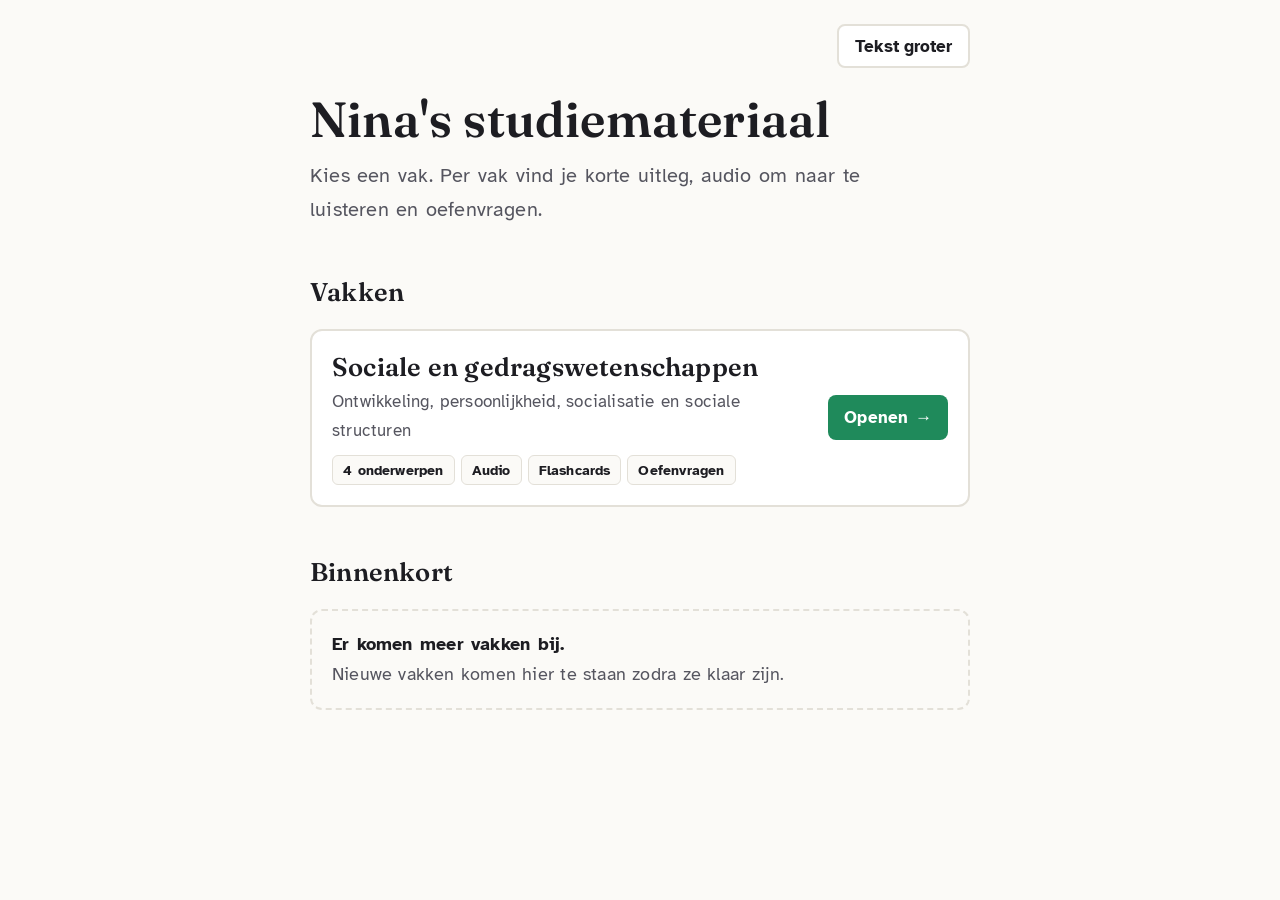
<file: index.html>
<!DOCTYPE html>
<html lang="nl">
<head>
<meta charset="UTF-8">
<meta name="viewport" content="width=device-width, initial-scale=1, viewport-fit=cover">
<title>Nina's studiemateriaal</title>
<link href="https://fonts.googleapis.com/css2?family=Atkinson+Hyperlegible:wght@400;700&family=Fraunces:opsz,wght@9..144,600&display=swap" rel="stylesheet">
<style>
  :root {
    --bg: #fbfaf7;
    --card: #fff;
    --tx: #1d1d22;
    --mu: #55555f;
    --bd: #e3e0d8;
    --ex: #fff6dd;
    --on-a: #fff;
    --a: #1f8a5b;
    --base: 19px;
  }
  @media (prefers-color-scheme: dark) {
    :root:not([data-theme="light"]) {
      --bg: #16161a;
      --card: #202027;
      --tx: #f1f0ec;
      --mu: #b5b4bd;
      --bd: #34343e;
      --ex: #3a3320;
      --on-a: #16161a;
      --a: #5fd6a0;
    }
  }
  html.big { --base: 22px; }

  * { box-sizing: border-box; }
  html { font-size: var(--base); -webkit-text-size-adjust: 100%; }
  body {
    margin: 0;
    font-family: "Atkinson Hyperlegible", Verdana, sans-serif;
    background: var(--bg);
    color: var(--tx);
    line-height: 1.7;
    letter-spacing: 0.01em;
    word-spacing: 0.06em;
    padding-top: env(safe-area-inset-top, 0px);
    padding-bottom: env(safe-area-inset-bottom, 0px);
  }
  main {
    max-width: 700px;
    margin: 0 auto;
    padding: 0 20px 96px;
  }
  a:focus-visible, button:focus-visible {
    outline: 3px solid var(--tx);
    outline-offset: 3px;
    border-radius: 8px;
  }

  .topbar {
    display: flex;
    justify-content: flex-end;
    padding-top: 24px;
  }
  .size-btn {
    font-family: inherit;
    font-size: 0.9rem;
    font-weight: 700;
    min-height: 44px;
    padding: 0 16px;
    background: var(--card);
    color: var(--tx);
    border: 2px solid var(--bd);
    border-radius: 8px;
    cursor: pointer;
  }
  .size-btn:hover { border-color: var(--tx); }

  h1 {
    font-family: Fraunces, Georgia, serif;
    font-weight: 600;
    font-size: clamp(1.9rem, 7vw, 2.6rem);
    line-height: 1.12;
    margin: 24px 0 12px;
  }
  .intro {
    color: var(--mu);
    font-size: 1.05rem;
    max-width: 30em;
    margin: 0;
  }
  h2 {
    font-family: Fraunces, Georgia, serif;
    font-weight: 600;
    font-size: 1.35rem;
    margin: 44px 0 14px;
  }

  /* Vakken */
  .vakken { list-style: none; margin: 0; padding: 0; display: grid; gap: 14px; }
  .vak a {
    display: grid;
    grid-template-columns: 1fr auto;
    align-items: center;
    gap: 16px;
    padding: 20px 20px;
    background: var(--card);
    border: 2px solid var(--bd);
    border-radius: 12px;
    color: inherit;
    text-decoration: none;
  }
  .vak a:hover { border-color: var(--c, var(--a)); }
  .vak b {
    display: block;
    font-family: Fraunces, Georgia, serif;
    font-weight: 600;
    font-size: 1.35rem;
    line-height: 1.25;
  }
  .vak .desc { display: block; color: var(--mu); font-size: 0.9rem; margin-top: 4px; }
  .tags { display: flex; flex-wrap: wrap; gap: 6px; margin-top: 10px; }
  .tag {
    font-size: 0.75rem;
    font-weight: 700;
    padding: 2px 10px;
    border-radius: 6px;
    background: var(--bg);
    border: 1px solid var(--bd);
  }
  .go {
    display: inline-flex;
    align-items: center;
    font-weight: 700;
    font-size: 0.9rem;
    color: var(--on-a);
    background: var(--c, var(--a));
    border-radius: 8px;
    padding: 8px 16px;
    white-space: nowrap;
  }

  .soon {
    border: 2px dashed var(--bd);
    border-radius: 12px;
    padding: 18px 20px;
    color: var(--mu);
    font-size: 0.95rem;
  }
  .soon b { color: var(--tx); display: block; }

  @media (max-width: 540px) {
    html { --base: 18px; }
    html.big { --base: 21px; }
    main { padding: 0 16px 80px; }
    .vak a { grid-template-columns: 1fr; }
    .go { justify-self: start; }
  }
</style>
</head>
<body>
<main>
  <div class="topbar">
    <button class="size-btn" id="sizeBtn" type="button" aria-pressed="false">Tekst groter</button>
  </div>

  <h1>Nina's studiemateriaal</h1>
  <p class="intro">Kies een vak. Per vak vind je korte uitleg, audio om naar te luisteren en oefenvragen.</p>

  <h2>Vakken</h2>
  <!--
    NIEUW VAK TOEVOEGEN: kopieer het hele <li class="vak">...</li> blok hieronder,
    plak het eronder en pas de map (href), de naam en de beschrijving aan.
  -->
  <ul class="vakken">
    <li class="vak" style="--c: var(--a)">
      <a href="sociale-en-gedragswetenschappen/index.html">
        <span>
          <b>Sociale en gedragswetenschappen</b>
          <span class="desc">Ontwikkeling, persoonlijkheid, socialisatie en sociale structuren</span>
          <span class="tags"><span class="tag">4 onderwerpen</span><span class="tag">Audio</span><span class="tag">Flashcards</span><span class="tag">Oefenvragen</span></span>
        </span>
        <span class="go">Openen &rarr;</span>
      </a>
    </li>
  </ul>

  <h2>Binnenkort</h2>
  <div class="soon">
    <b>Er komen meer vakken bij.</b>
    Nieuwe vakken komen hier te staan zodra ze klaar zijn.
  </div>
</main>

<script>
  function load(key, fallback) {
    try { var v = localStorage.getItem(key); return v ? JSON.parse(v) : fallback; }
    catch (e) { return fallback; }
  }
  function save(key, value) {
    try { localStorage.setItem(key, JSON.stringify(value)); } catch (e) {}
  }
  var sizeBtn = document.getElementById("sizeBtn");
  function applySize(big) {
    document.documentElement.classList.toggle("big", big);
    sizeBtn.textContent = big ? "Tekst kleiner" : "Tekst groter";
    sizeBtn.setAttribute("aria-pressed", big);
  }
  var big = load("nina-study-big", false);
  applySize(big);
  sizeBtn.addEventListener("click", function () {
    big = !big;
    save("nina-study-big", big);
    applySize(big);
  });
</script>
</body>
</html>
</file>
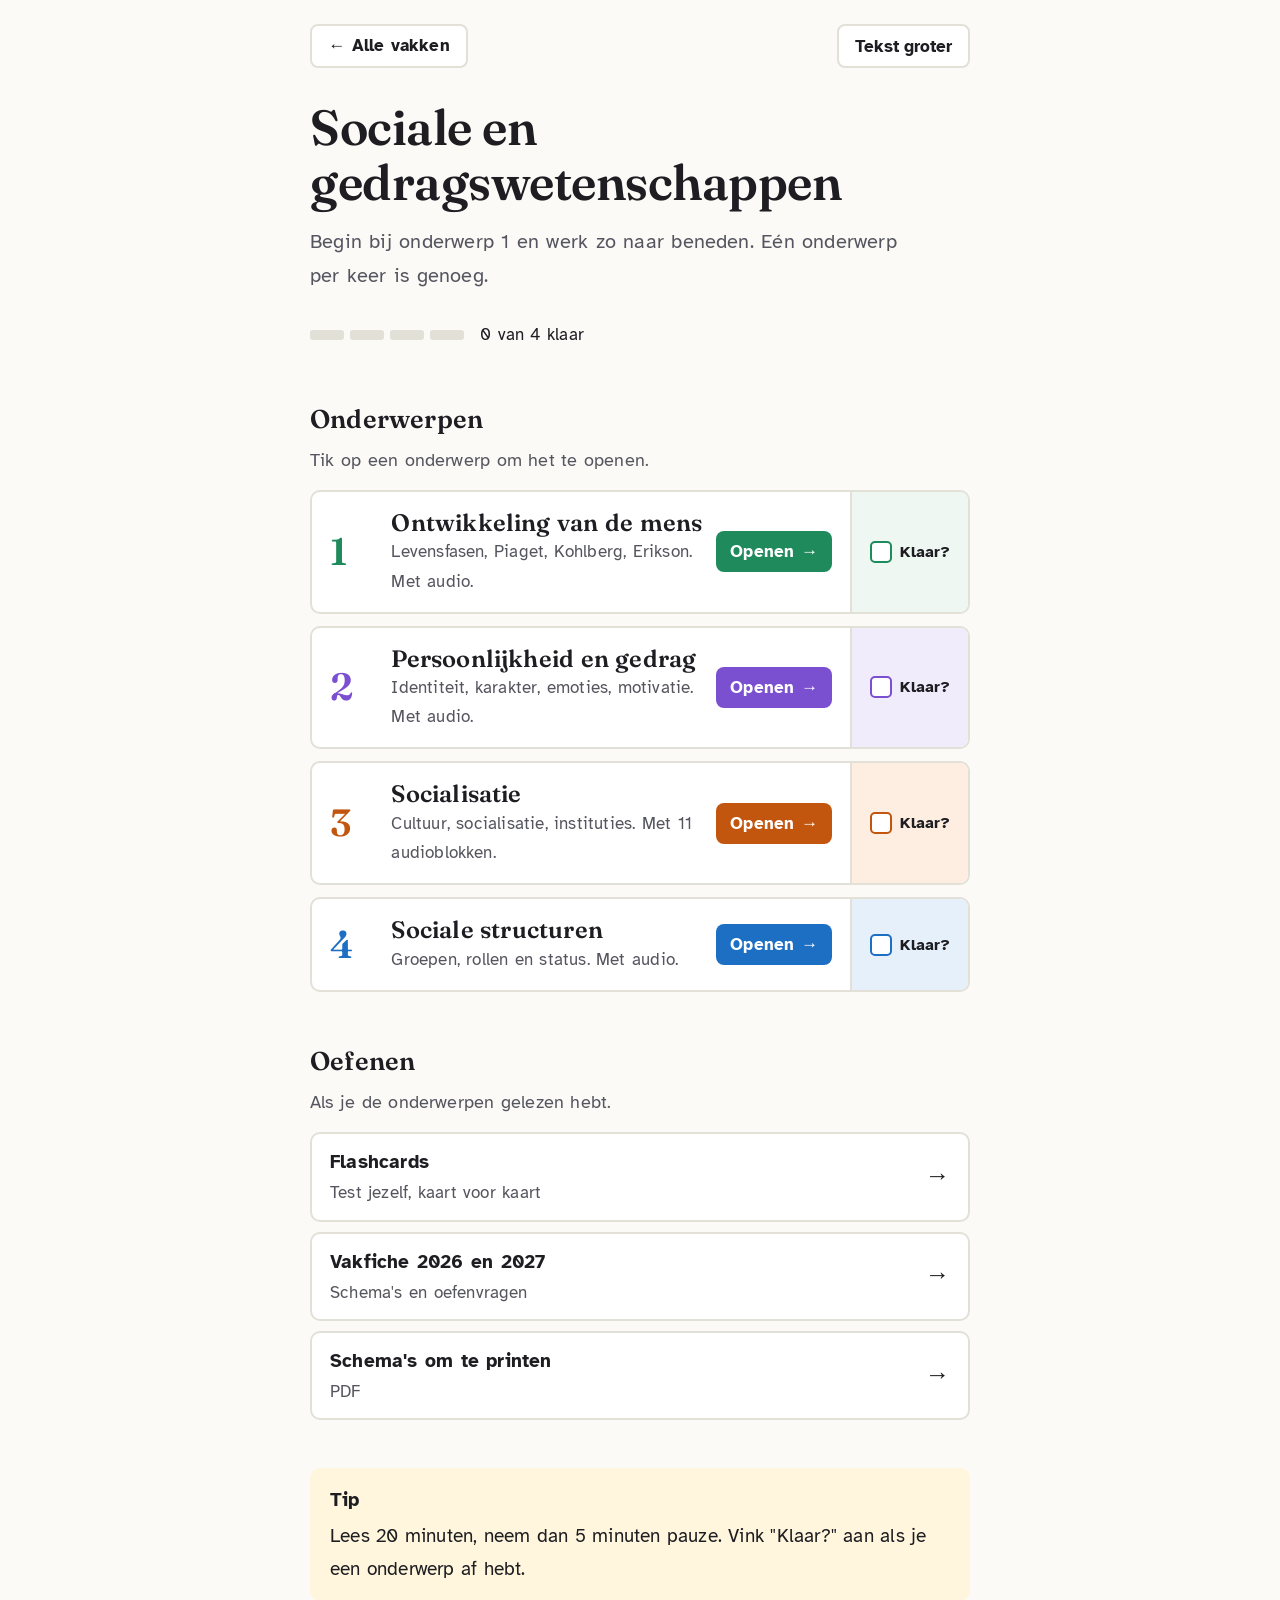
<file: sociale-en-gedragswetenschappen/index.html>
<!DOCTYPE html>
<html lang="nl">
<head>
<meta charset="UTF-8">
<meta name="viewport" content="width=device-width, initial-scale=1, viewport-fit=cover">
<title>Sociale en gedragswetenschappen</title>
<link href="https://fonts.googleapis.com/css2?family=Atkinson+Hyperlegible:wght@400;700&family=Fraunces:opsz,wght@9..144,600&display=swap" rel="stylesheet">
<style>
  :root {
    --bg: #fbfaf7;
    --card: #fff;
    --tx: #1d1d22;
    --mu: #55555f;
    --bd: #e3e0d8;
    --ex: #fff6dd;
    --on-a: #fff;
    --c1: #1f8a5b; --t1: #eef7f1;
    --c2: #7a4fd0; --t2: #f1ecfb;
    --c3: #c2560f; --t3: #fdeee1;
    --c4: #1d6fc4; --t4: #e5f0fb;
    --base: 19px;
  }
  @media (prefers-color-scheme: dark) {
    :root:not([data-theme="light"]) {
      --bg: #16161a;
      --card: #202027;
      --tx: #f1f0ec;
      --mu: #b5b4bd;
      --bd: #34343e;
      --ex: #3a3320;
      --on-a: #16161a;
      --c1: #5fd6a0; --t1: #1b3328;
      --c2: #b79cf5; --t2: #2b2442;
      --c3: #f5a468; --t3: #3d2a1a;
      --c4: #7db9f5; --t4: #1a2e45;
    }
  }
  html.big { --base: 22px; }

  * { box-sizing: border-box; }
  html { font-size: var(--base); -webkit-text-size-adjust: 100%; }
  body {
    margin: 0;
    font-family: "Atkinson Hyperlegible", Verdana, sans-serif;
    background: var(--bg);
    color: var(--tx);
    line-height: 1.7;
    letter-spacing: 0.01em;
    word-spacing: 0.06em;
    padding-top: env(safe-area-inset-top, 0px);
    padding-bottom: env(safe-area-inset-bottom, 0px);
  }
  main {
    max-width: 700px;
    margin: 0 auto;
    padding: 0 20px 96px;
  }
  a:focus-visible, button:focus-visible {
    outline: 3px solid var(--tx);
    outline-offset: 3px;
    border-radius: 8px;
  }

  .topbar {
    display: flex;
    justify-content: space-between;
    align-items: center;
    flex-wrap: wrap;
    gap: 10px;
    padding-top: 24px;
    font-size: 0.9rem;
    color: var(--mu);
  }
  .size-btn {
    font-family: inherit;
    font-size: 0.9rem;
    font-weight: 700;
    min-height: 44px;
    padding: 0 16px;
    background: var(--card);
    color: var(--tx);
    border: 2px solid var(--bd);
    border-radius: 8px;
    cursor: pointer;
  }
  .size-btn:hover { border-color: var(--tx); }
  .home { display: inline-flex; align-items: center; min-height: 44px; padding: 0 16px; border: 2px solid var(--bd); border-radius: 8px; background: var(--card); color: var(--tx); text-decoration: none; font-weight: 700; }
  .home:hover { border-color: var(--tx); }

  h1 {
    font-family: Fraunces, Georgia, serif;
    font-weight: 600;
    font-size: clamp(1.7rem, 7vw, 2.6rem);
    hyphens: auto;
    line-height: 1.12;
    letter-spacing: -0.01em;
    margin: 32px 0 14px;
  }
  .intro {
    color: var(--mu);
    font-size: 1.05rem;
    max-width: 30em;
    margin: 0;
  }

  .progress {
    display: flex;
    align-items: center;
    flex-wrap: wrap;
    gap: 8px 16px;
    margin: 28px 0 8px;
    font-size: 0.9rem;
  }
  .segs { display: flex; gap: 6px; }
  .seg {
    width: 34px;
    height: 10px;
    border-radius: 3px;
    background: var(--bd);
  }
  .seg.on:nth-child(1) { background: var(--c1); }
  .seg.on:nth-child(2) { background: var(--c2); }
  .seg.on:nth-child(3) { background: var(--c3); }
  .seg.on:nth-child(4) { background: var(--c4); }

  h2 {
    font-family: Fraunces, Georgia, serif;
    font-weight: 600;
    font-size: 1.35rem;
    margin: 48px 0 4px;
  }
  .h2-sub { color: var(--mu); margin: 0 0 14px; font-size: 0.95rem; }

  /* Topics: each one is a big clickable card */
  .toc { list-style: none; margin: 0; padding: 0; display: grid; gap: 12px; }
  .item {
    display: grid;
    grid-template-columns: 1fr auto;
    align-items: stretch;
    background: var(--card);
    border: 2px solid var(--bd);
    border-radius: 10px;
    overflow: hidden;
  }
  .item:hover { border-color: var(--c); }
  .item a {
    display: grid;
    grid-template-columns: 2.6rem 1fr auto;
    align-items: center;
    gap: 12px;
    padding: 16px 18px;
    color: inherit;
    text-decoration: none;
    min-height: 88px;
  }
  .item .n {
    font-family: Fraunces, Georgia, serif;
    font-weight: 600;
    font-size: 2rem;
    line-height: 1;
    color: var(--c);
  }
  .item b {
    display: block;
    font-family: Fraunces, Georgia, serif;
    font-weight: 600;
    font-size: 1.25rem;
    line-height: 1.25;
  }
  .item .desc { display: block; color: var(--mu); font-size: 0.9rem; }
  .item .go {
    display: inline-flex;
    align-items: center;
    gap: 6px;
    font-weight: 700;
    font-size: 0.9rem;
    color: var(--on-a);
    background: var(--c);
    border-radius: 8px;
    padding: 6px 14px;
    white-space: nowrap;
  }
  .item a:hover b { color: var(--c); }
  .i1 { --c: var(--c1); --t: var(--t1); }
  .i2 { --c: var(--c2); --t: var(--t2); }
  .i3 { --c: var(--c3); --t: var(--t3); }
  .i4 { --c: var(--c4); --t: var(--t4); }

  .check {
    display: flex;
    align-items: center;
    gap: 8px;
    font-family: inherit;
    font-size: 0.85rem;
    font-weight: 700;
    background: var(--t);
    color: var(--tx);
    border: 0;
    border-left: 2px solid var(--bd);
    padding: 0 18px;
    cursor: pointer;
  }
  .check .box {
    width: 22px;
    height: 22px;
    border: 2px solid var(--c);
    border-radius: 5px;
    background: var(--card);
    display: grid;
    place-items: center;
    font-size: 0.9rem;
    line-height: 1;
    color: var(--on-a);
  }
  .item.is-done .check .box { background: var(--c); }
  .item.is-done .check .box::after { content: "\2713"; }

  /* Practice list */
  .list { list-style: none; margin: 0; padding: 0; display: grid; gap: 10px; }
  .list a {
    display: flex;
    justify-content: space-between;
    align-items: center;
    gap: 16px;
    min-height: 64px;
    padding: 12px 18px;
    background: var(--card);
    border: 2px solid var(--bd);
    border-radius: 10px;
    color: inherit;
    text-decoration: none;
  }
  .list a:hover { border-color: var(--tx); }
  .list b { display: block; }
  .list .desc { display: block; color: var(--mu); font-size: 0.9rem; }
  .list .arrow { font-size: 1.3rem; font-weight: 700; }

  .note {
    background: var(--ex);
    border-radius: 10px;
    padding: 16px 20px;
    margin-top: 48px;
  }
  .note b { display: block; }
  .note p { margin: 4px 0 0; }

  @media (max-width: 540px) {
    html { --base: 18px; }
    html.big { --base: 21px; }
    main { padding: 0 16px 80px; }
    h1 { margin-top: 24px; }
    .item { grid-template-columns: 1fr; }
    .item a { grid-template-columns: 2.2rem 1fr; padding: 16px 16px 12px; min-height: 0; }
    .item .n { font-size: 1.7rem; }
    .item .go { grid-column: 2; justify-self: start; margin-top: 4px; }
    .check {
      border-left: 0;
      border-top: 2px solid var(--bd);
      min-height: 48px;
      justify-content: flex-start;
      padding: 0 16px;
    }
  }
</style>
</head>
<body>
<main>
  <div class="topbar">
    <a class="home" href="../index.html">&larr; Alle vakken</a>
    <button class="size-btn" id="sizeBtn" type="button" aria-pressed="false">Tekst groter</button>
  </div>

  <h1>Sociale en gedragswetenschappen</h1>
  <p class="intro">Begin bij onderwerp 1 en werk zo naar beneden. Eén onderwerp per keer is genoeg.</p>

  <div class="progress" aria-live="polite">
    <div class="segs"><span class="seg"></span><span class="seg"></span><span class="seg"></span><span class="seg"></span></div>
    <span id="progressText">0 van 4 klaar</span>
  </div>

  <h2>Onderwerpen</h2>
  <p class="h2-sub">Tik op een onderwerp om het te openen.</p>
  <ol class="toc">
    <li class="item i1" data-id="ontwikkeling">
      <a href="Ontwikkeling%20van%20de%20mens_%20simpel%20uitgelegd.html">
        <span class="n">1</span>
        <span>
          <b>Ontwikkeling van de mens</b>
          <span class="desc">Levensfasen, Piaget, Kohlberg, Erikson. Met audio.</span>
        </span>
        <span class="go">Openen &rarr;</span>
      </a>
      <button class="check" type="button" aria-pressed="false"><span class="box"></span><span class="lbl">Klaar?</span></button>
    </li>
    <li class="item i2" data-id="persoonlijkheid">
      <a href="Persoonlijkheid%20en%20gedrag_%20simpel%20uitgelegd.html">
        <span class="n">2</span>
        <span>
          <b>Persoonlijkheid en gedrag</b>
          <span class="desc">Identiteit, karakter, emoties, motivatie. Met audio.</span>
        </span>
        <span class="go">Openen &rarr;</span>
      </a>
      <button class="check" type="button" aria-pressed="false"><span class="box"></span><span class="lbl">Klaar?</span></button>
    </li>
    <li class="item i3" data-id="socialisatie">
      <a href="Socialisatie_%20simpel%20uitgelegd.html">
        <span class="n">3</span>
        <span>
          <b>Socialisatie</b>
          <span class="desc">Cultuur, socialisatie, instituties. Met 11 audioblokken.</span>
        </span>
        <span class="go">Openen &rarr;</span>
      </a>
      <button class="check" type="button" aria-pressed="false"><span class="box"></span><span class="lbl">Klaar?</span></button>
    </li>
    <li class="item i4" data-id="structuren">
      <a href="Sociale%20structuren_%20simpel%20uitgelegd.html">
        <span class="n">4</span>
        <span>
          <b>Sociale structuren</b>
          <span class="desc">Groepen, rollen en status. Met audio.</span>
        </span>
        <span class="go">Openen &rarr;</span>
      </a>
      <button class="check" type="button" aria-pressed="false"><span class="box"></span><span class="lbl">Klaar?</span></button>
    </li>
  </ol>

  <h2>Oefenen</h2>
  <p class="h2-sub">Als je de onderwerpen gelezen hebt.</p>
  <ul class="list">
    <li><a href="Flashcards_%20sociale%20en%20gedragswetenschappen.html"><span><b>Flashcards</b><span class="desc">Test jezelf, kaart voor kaart</span></span><span class="arrow">&rarr;</span></a></li>
    <li><a href="Vakfiche%202026%20en%202027_%20schema%E2%80%99s%20en%20oefenen.html"><span><b>Vakfiche 2026 en 2027</b><span class="desc">Schema's en oefenvragen</span></span><span class="arrow">&rarr;</span></a></li>
    <li><a href="schemas-sociale-gedragswetenschappen-2026-en-2027.pdf"><span><b>Schema's om te printen</b><span class="desc">PDF</span></span><span class="arrow">&rarr;</span></a></li>
  </ul>

  <div class="note">
    <b>Tip</b>
    <p>Lees 20 minuten, neem dan 5 minuten pauze. Vink "Klaar?" aan als je een onderwerp af hebt.</p>
  </div>
</main>

<script>
  /* Voortgang per vak: de mapnaam van het vak zit in de sleutel */
  var VAK = location.pathname.split("/").slice(-2, -1)[0] || "vak";
  var KEY_DONE = "nina-study-done:" + VAK;
  var KEY_BIG = "nina-study-big";

  function load(key, fallback) {
    try { var v = localStorage.getItem(key); return v ? JSON.parse(v) : fallback; }
    catch (e) { return fallback; }
  }
  function save(key, value) {
    try { localStorage.setItem(key, JSON.stringify(value)); } catch (e) {}
  }

  var done = load(KEY_DONE, null) || load("nina-study-done", {});
  var items = document.querySelectorAll(".item");
  var segs = document.querySelectorAll(".seg");

  function render() {
    var count = 0;
    items.forEach(function (item, i) {
      var isDone = !!done[item.dataset.id];
      var btn = item.querySelector(".check");
      item.classList.toggle("is-done", isDone);
      segs[i].classList.toggle("on", isDone);
      btn.setAttribute("aria-pressed", isDone);
      btn.querySelector(".lbl").textContent = isDone ? "Klaar" : "Klaar?";
      if (isDone) count++;
    });
    document.getElementById("progressText").textContent =
      count === items.length ? "Alles klaar, goed gedaan!" : count + " van " + items.length + " klaar";
  }

  items.forEach(function (item) {
    item.querySelector(".check").addEventListener("click", function () {
      done[item.dataset.id] = !done[item.dataset.id];
      save(KEY_DONE, done);
      render();
    });
  });

  var sizeBtn = document.getElementById("sizeBtn");
  function applySize(big) {
    document.documentElement.classList.toggle("big", big);
    sizeBtn.textContent = big ? "Tekst kleiner" : "Tekst groter";
    sizeBtn.setAttribute("aria-pressed", big);
  }
  var big = load(KEY_BIG, false);
  applySize(big);
  sizeBtn.addEventListener("click", function () {
    big = !big;
    save(KEY_BIG, big);
    applySize(big);
  });

  render();
</script>
</body>
</html>
</file>
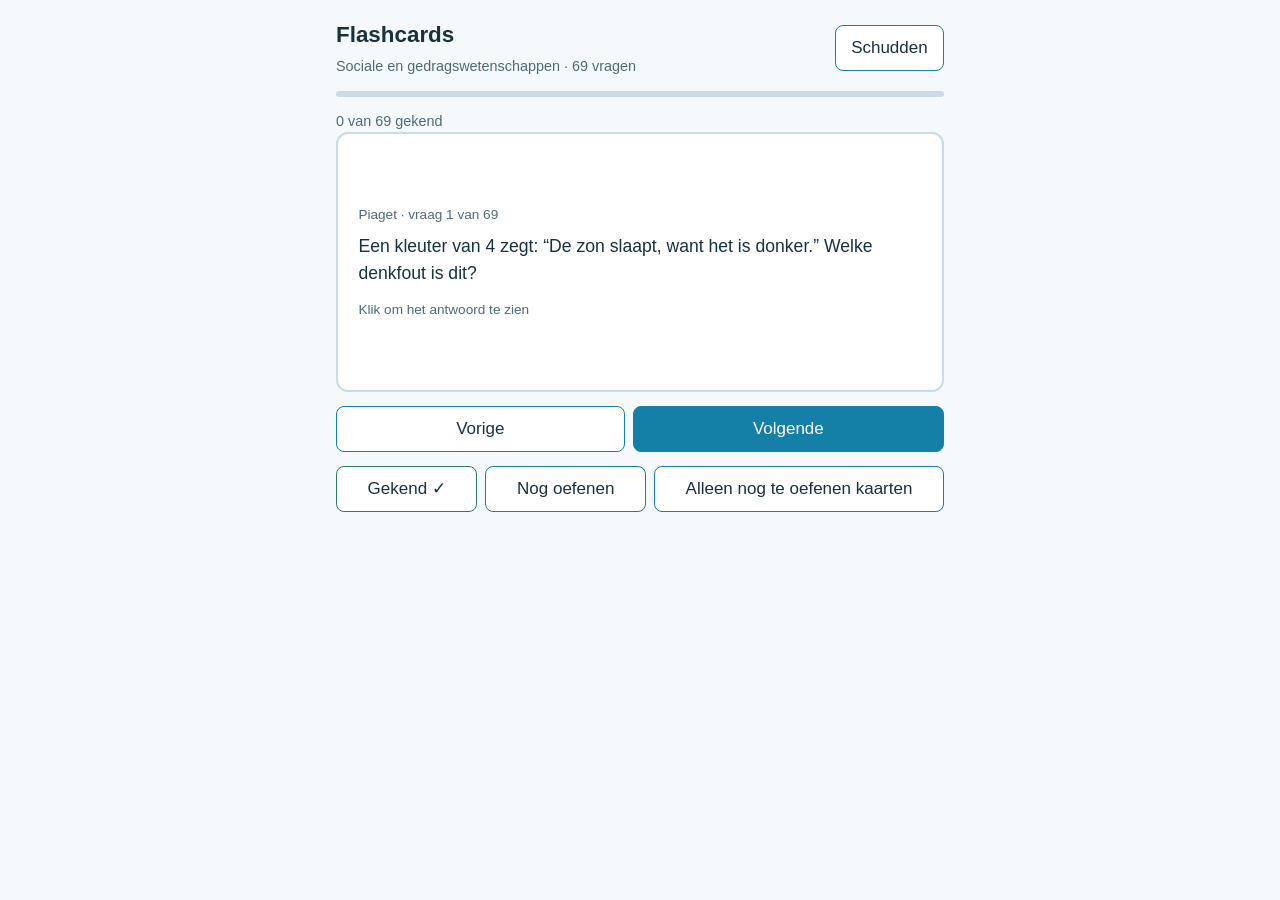
<file: Flashcards_ sociale en gedragswetenschappen.html>
<!DOCTYPE html>
<html lang="nl"><head><meta charset="utf-8">
<meta name="viewport" content="width=device-width, initial-scale=1, viewport-fit=cover">
<title>Flashcards: sociale en gedragswetenschappen</title>
<style>
:root{box-sizing:border-box;padding-top:env(safe-area-inset-top,0px);padding-bottom:env(safe-area-inset-bottom,0px);--bg:#f6f9fb;--card:#fff;--ink:#17323f;--mute:#4f6b79;--line:#c9dbe5;--a:#1480a8;--a2:#e8f3f8;--ok:#2e7d5b;--ok2:#e5f3ec}
@media (prefers-color-scheme:dark){:root:not([data-theme="light"]){--bg:#0f1b22;--card:#17262f;--ink:#e6f0f5;--mute:#9ab5c3;--line:#2d4553;--a:#58b8dc;--a2:#173544;--ok:#6cc79b;--ok2:#16352a}}
:root[data-theme="dark"]{--bg:#0f1b22;--card:#17262f;--ink:#e6f0f5;--mute:#9ab5c3;--line:#2d4553;--a:#58b8dc;--a2:#173544;--ok:#6cc79b;--ok2:#16352a}
html{scroll-padding-top:env(safe-area-inset-top,0px)}*{box-sizing:border-box}
body{margin:0;background:var(--bg);color:var(--ink);font:17px/1.5 "Segoe UI",Roboto,"Helvetica Neue",Arial,sans-serif}
main{max-width:640px;margin:0 auto;padding:18px 16px 40px}
h1{font-size:1.4rem;margin:0 0 .2em}
.mute{color:var(--mute);font-size:.9rem}
.bar{height:6px;background:var(--line);border-radius:3px;margin:.8em 0;overflow:hidden}
.bar i{display:block;height:100%;background:var(--a);width:0;transition:width .2s}
.card{min-height:260px;background:var(--card);border:2px solid var(--line);border-radius:12px;padding:1.2em;cursor:pointer;display:flex;flex-direction:column;justify-content:center;text-align:left;width:100%;color:inherit;font:inherit}
.card.back{background:var(--ok2);border-color:var(--ok)}
.card:focus-visible,button:focus-visible{outline:3px solid var(--a);outline-offset:2px}
.tag{font-size:.85rem;color:var(--mute);margin-bottom:.6em}
.q{font-size:1.1rem}.ans{font-weight:700;font-size:1.25rem;margin-bottom:.4em}
.hint{margin-top:1em;font-size:.85rem;color:var(--mute)}
.btns{display:flex;gap:8px;flex-wrap:wrap;margin:.8em 0}
button{font:inherit;padding:.55em .9em;border-radius:8px;border:1px solid var(--a);background:var(--card);color:var(--ink);cursor:pointer;flex:1 1 auto}
button.p{background:var(--a);color:#fff}
button.ok{border-color:var(--ok)}
.top{display:flex;justify-content:space-between;align-items:center;gap:8px;flex-wrap:wrap}
</style></head><body><main>
<div class="top"><div><h1>Flashcards</h1><div class="mute">Sociale en gedragswetenschappen · 69 vragen</div></div><button id="sh" style="flex:0 0 auto">Schudden</button></div>
<div class="bar"><i id="pb"></i></div>
<div class="mute" id="st" aria-live="polite"></div>
<button class="card" id="c" aria-label="Kaart omdraaien"></button>
<div class="btns"><button id="pv">Vorige</button><button id="nx" class="p">Volgende</button></div>
<div class="btns"><button id="ok" class="ok">Gekend ✓</button><button id="no">Nog oefenen</button><button id="ft">Alleen nog te oefenen kaarten</button></div>
</main>
<script>
var D=[
["Piaget","Een kleuter van 4 zegt: “De zon slaapt, want het is donker.” Welke denkfout is dit?","Animisme","Levenloze dingen krijgen levende eigenschappen. Pre-operationeel stadium."],
["Erikson","Een 16-jarige weet niet wie hij is en past zich aan elke vriendengroep aan. Welk conflict en welke deugd?","Identiteit vs. identiteitsverwarring: TROUW","Adolescentie. Een opgelost conflict geeft de deugd TROUW."],
["Kohlberg","Sam doet zijn huiswerk alleen om straf te vermijden. Welk stadium?","Pre-conventioneel","Moreel handelen uit angst voor straf of voor een beloning."],
["Gehechtheid","Een peuter huilt hevig bij het afscheid van mama, is moeilijk te troosten en blijft boos bij haar terugkomst. Welk patroon?","Angstig-ambivalent","Het kind zoekt nabijheid en verzet zich tegelijk."],
["Motivatie","Lena studeert enkel omdat haar ouders 50 euro beloven. Welke vorm?","Extrinsieke motivatie","De drijfveer komt van buiten (een beloning)."],
["Attributie","Jonas zakt en zegt: “Ik had te weinig gestudeerd.” Welke attributie?","Intern en controleerbaar","De oorzaak ligt bij hemzelf en hij kan er iets aan doen."],
["Sociale positie","Mila is student aan de hogeschool. Welk type sociale positie?","Verworven en tijdelijk","Ze heeft de positie zelf bereikt en ze duurt beperkt in tijd."],
["Merton","Mensen die toevallig samen aan een bushalte wachten. Welke groep?","Samenzijn","Tijdelijke, toevallige groepering zonder echte band."],
["Zelfconcept","Noor heeft een gezond gewicht, vindt zichzelf te dik en mijdt het zwembad. Welk onderdeel van het zelfconcept?","Body-image","Beeld van je eigen lichaam, hier vertekend (overschatting)."],
["Zelfconcept","Ravi: “Die toets is moeilijk, maar als ik goed oefen, kan ik dat.” Welk begrip?","Self-efficacy","Geloof dat je een bepaalde taak kan uitvoeren."],
["Emoties","Bij een presentatie krijgt Bram een rode kop en een bonzend hart. Welke component?","Fysiologische component","Lichamelijke reacties. Gedrag = gedragscomponent, gedachten en gevoel = mentale component."],
["Emoties","Op een donkere straat voelt Lien angst en wordt alert voor gevaar. Welke functie?","Waarschuwen","Functies: aanpassen, communiceren, waarschuwen."],
["Cultuur","Geef een voorbeeld van de cultuuruiting ‘symbolen’.","Bv. een regenboogvlag die staat voor diversiteit","Een symbool is een teken met een betekenis voor een groep."],
["Cultuur","Een groep met eigen taal, kledij en muziek die afwijkt van wat gangbaar is. Wat is dit?","Subcultuur","Wijkt af van de dominante cultuur. Een jongerencultuur is vaak een voorbeeld."],
["Socialisatie","Een baby leert van zijn ouders de eerste waarden en normen. Welk niveau?","Primaire socialisatie","Eerste levensjaren, vooral in het gezin."],
["Socialisatie","Een gezin verhuist van Syrië naar België en leert de gebruiken van hier. Welke vorm?","Acculturatie","Aannemen van de cultuur van een nieuwe omgeving. Enculturatie = opgroeien in je eigen cultuur."],
["Socialisatie","Een leerling loopt stage om zich voor te bereiden op haar toekomstig beroep. Welke vorm?","Anticiperende socialisatie","Voorbereiden op een rol die je later opneemt."],
["Temperament","Jan is snel boos, ongeduldig en neemt graag de leiding. Welk temperament (Galenus)?","Cholerisch","Flegmatisch = rustig, melancholisch = bedachtzaam, sanguinistisch = vrolijk en sociaal."],
["Big Five","Zoe plant alles, ruimt altijd op en komt haar afspraken na. Welke karaktertrek?","Zorgvuldigheid","Tegenpool: onzorgvuldigheid."],
["Big Five","Tom is vaak angstig, snel overstuur en piekert veel. Welke karaktertrek?","Neuroticisme","Tegenpool: emotionele stabiliteit."],
["Zelfbeeld","Ruben is een gemiddelde zwemmer, maar denkt dat hij de beste van de club is. Welk zelfbeeld?","Vertekend zelfbeeld (overschatting)","Het beeld klopt niet met de realiteit. Bij een correct beeld spreek je van een realistisch zelfbeeld."],
["Doelgerichtheid","Kim blijft thuis van het feest omdat ze bang is dat ze niemand kent. Welk gedrag?","Passief vermijdingsgedrag","Ze ontwijkt de situatie. Bij actief vermijdingsgedrag onderneem je zelf iets om iets negatiefs te voorkomen."],
["Doelgerichtheid","Ahmed traint elke week extra om zijn plaats in de basisploeg te behouden. Welk gedrag?","Toenaderingsgedrag: behouden wat je hebt","Alternatief: toenaderingsgedrag waarbij je nastreeft wat je nog niet hebt."],
["Cultuur","Hoe noem je de cultuur die in een samenleving het meest verspreid is en de norm bepaalt?","Dominante cultuur","Daartegenover staan de subculturen."],
["Groepen","Een vriendengroep die af en toe samen afspreekt, zonder vaste regels of structuur. Welke soort groep?","Informele groep","Tegenover de formele groep, met vaste regels, structuur en afgesproken taken."],
["Sociale positie","Bij haar geboorte krijgt Fien de positie ‘dochter’. Welk type positie?","Toegewezen en levenslang","Je krijgt ze zonder eigen keuze en ze blijft een leven lang gelden."],
["Sociale status","Welke factoren bepalen de sociale status van een positie?","Afkomst, beroep, geslacht, inkomen en vermogen, kenniskring en opleiding","Een sociale positie kan zo meer of minder status geven en beïnvloedt je kansen in de samenleving."],
["Levensloopfasen","Dries is 9 jaar en zit in het vierde leerjaar. In welke levensloopfase zit hij?","Midden kindertijd: lagere schoolkindfase","Volgorde: prenataal, baby, peuter, kleuter, lagere schoolkind, adolescentie, vroege, midden en late volwassenheid."],
["Ontwikkeling","Een baby begint vanzelf te kruipen zodra zijn spieren er klaar voor zijn. Groeien, rijpen of leren?","Rijpen","Aangeboren, biologisch proces. Leren vraagt oefening of ervaring, groeien is lichamelijke toename."],
["Fysieke ontwikkeling","Je legt een vinger in de handpalm van een pasgeboren baby en het kind sluit automatisch zijn hand. Wat is dit?","Een reflex","Automatische reactie zonder bewuste controle (motorische ontwikkeling)."],
["Fysieke ontwikkeling","Een kleuter leert zijn jas dichtknopen. Welk onderdeel van de motoriek?","Fijne motoriek","Kleine, precieze bewegingen. Grove motoriek = grote bewegingen zoals lopen en springen."],
["Piaget","Een baby van 10 maanden zoekt het speelgoed dat onder een doek is verstopt. Welk kenmerk?","Objectpermanentie","Weten dat een voorwerp blijft bestaan als je het niet ziet. Sensomotorisch stadium."],
["Piaget","Een kind van 5 houdt zijn handen voor zijn ogen en denkt dat niemand hem nog ziet. Welke denkfout?","Egocentrisme","Kan zich niet in het standpunt van een ander verplaatsen. Pre-operationeel stadium."],
["Piaget","Pieter (8): “Het is nog evenveel water, het staat gewoon hoger.” Welk stadium?","Concreet-operationeel stadium","Hij heeft de conservatienotie. De denkfout ‘geen conservatienotie’ hoort bij het pre-operationeel stadium."],
["Piaget","Een 15-jarige redeneert: “Als iedereen vegetarisch zou eten, wat zou er dan met het klimaat gebeuren?” Welk stadium?","Formeel-operationeel stadium","Abstract en hypothetisch denken (‘wat als…?’)."],
["Sociale instituties","Tieners nemen elkaars kledingstijl en taalgebruik over. Welke institutie speelt de grootste rol?","Peergroep","Groep leeftijdsgenoten. Andere instituties: gezin, familie, school, buurt, (massa)media, verenigingen, rechtssysteem, religieuze instituties."],
["Sociale instituties","Een rechter legt een straf op aan iemand die de wet overtrad. Welke institutie draagt bij aan socialisatie?","Rechtssysteem","Legt normen vast in wetten en bestraft overtredingen."],
["Kohlberg","Emma doet haar huiswerk omdat een goede leerling dat hoort te doen en ze haar leerkracht niet wil teleurstellen. Welk stadium?","Conventioneel stadium","Handelen naar de verwachtingen en regels van anderen."],
["Kohlberg","Aïsha weigert een regel te volgen omdat die volgens haar de mensenrechten schendt, ook al riskeert ze straf. Welk stadium?","Post-conventioneel stadium","Handelen vanuit eigen morele principes, ook tegen regels in."],
["Kohlberg","Tim (5) deelt zijn snoep omdat de juf hem daarvoor een stickertje geeft. Welk stadium?","Pre-conventioneel stadium","Handelen om beloning te krijgen of straf te vermijden."],
["Domeinen","Welke van deze is géén ontwikkelingsdomein: moreel, persoonlijkheid, spiritueel, socio-emotioneel?","Spirituele ontwikkeling","De domeinen zijn: fysiek, cognitief, moreel, socio-emotioneel en persoonlijkheid."],
["Domeinen","Een jongen maakt een groeispurt door, schaamt zich voor zijn lichaam en trekt zich terug van vrienden. Welke domeinen beïnvloeden elkaar?","Fysiek en socio-emotioneel","Wisselwerking: de lichamelijke verandering beïnvloedt hoe hij zich voelt en met anderen omgaat."],
["Sociale rol","Een leerkracht gedraagt zich anders tegenover leerlingen, collega’s en ouders. Hoe heet het geheel van rollen bij één positie?","Rollenset","Een sociale positie gaat samen met een rollenset en rolverwachtingen."],
["Sociale rol","Van een brandweerman wordt verwacht dat hij kalm blijft bij gevaar. Welk begrip?","Rolverwachting","Wat anderen verwachten van iemand met een bepaalde positie."],
["Rollenconflict","Een manager moet op een vergadering zijn, maar zijn kind is ziek. Wat ervaart hij?","Een rollenconflict","Verwachtingen van verschillende rollen zijn niet tegelijk te vervullen. Intern versus extern: zoek de omschrijving in je cursus."],
["Socialisatie","Op school leert een kind samenwerken en de regels van het klasgebeuren volgen. Welk niveau?","Secundaire socialisatie","Buiten het gezin. Primair = vooral gezin, in de eerste levensjaren."],
["Instituties","Vroeger zorgde vaak de grootmoeder voor de kleinkinderen, vandaag gaan veel kinderen naar de kinderopvang. Wat toont dit aan?","De rol van sociale instituties verandert in tijd (en ruimte)","Een taak verschuift van het gezin of de familie naar een andere institutie."],
["Gehechtheid","Wat is gehechtheid?","De emotionele band tussen een kind en zijn verzorger","Ontwikkelt zich in de eerste levensjaren. Vormen: veilig of onveilig (angstig-vermijdend, angstig-ambivalent, gedesorganiseerd en gedesoriënteerd)."],
["Gehechtheid","Mats is even van streek bij het afscheid, maar laat zich snel troosten en gaat weer spelen. Welk patroon?","Veilige hechting","Het kind vertrouwt erop dat de verzorger terugkomt."],
["Gehechtheid","Een peuter lijkt niet te reageren als mama weggaat en negeert haar bij de terugkomst. Welk patroon?","Angstig-vermijdend","Het kind lijkt onbewogen en vermijdt contact."],
["Gehechtheid","Een peuter loopt naar mama toe, blijft dan verward stilstaan en draait zich van haar af. Welk patroon?","Gedesorganiseerd en gedesoriënteerd","Tegenstrijdig, verward gedrag."],
["Gehechtheid","Een baby van 9 maanden huilt als een onbekende hem oppakt, maar is rustig bij zijn ouders. Wat toont dit?","Angst voor vreemden, een gevolg van veilige hechting","Gevolgen van veilige hechting: scheidingsangst en angst voor vreemden."],
["Identiteit","Fatima: “Ik ben creatief, nieuwsgierig en ik zet door.” Welke categorie?","Persoonlijke identiteit","Wie je zelf bent: eigenschappen en interesses."],
["Identiteit","Yara viert thuis zowel het Suikerfeest als Kerstmis en voelt zich zowel Marokkaans als Belgisch. Welke categorie?","Culturele identiteit","Sociale identiteit: de cultuur(en) waartoe je je rekent."],
["Identiteit","Lotte: “Ik ben de zus van Jan, de beste vriendin van Eva en de mama van Pieter.” Welke categorie?","Relationele identiteit","Sociale identiteit: wie je bent in relatie tot anderen."],
["Identiteit","Sam: “Ik voel me geen jongen en geen meisje, ik voel me non-binair.” Welke categorie?","Genderidentiteit","Sociale identiteit: hoe je jezelf ervaart qua gender."],
["Sociale instituties","Welke is géén sociale institutie uit de vakfiche: buurt, verenigingen, bank, religieuze instituties?","Bank","De instituties: gezin, familie, peergroep, school, buurt, (massa)media, verenigingen, rechtssysteem, religieuze instituties. Het niveau per institutie: check je cursus."],
["Doelgerichtheid","Mo studeert extra hard om niet te blijven zitten. Welk soort?","Actief vermijdingsgedrag","Hij onderneemt iets om iets negatiefs te voorkomen. Passief = niets doen om het te vermijden."],
["Doelgerichtheid","Lotte gaat twee keer per week lopen om een betere conditie te krijgen. Welk soort?","Toenaderingsgedrag: nastreven wat je niet hebt","Ze wil iets bereiken dat ze nog niet heeft. Behouden = iets houden wat je al hebt."],
["Fysieke ontwikkeling","Bij een pasgeboren baby is het hoofd groot in verhouding tot de rest van het lichaam. Welk onderdeel?","Lichaamsverhoudingen","Onderdeel van de lichamelijke ontwikkeling, naast lengte en gewicht."],
["Fysieke ontwikkeling","Een peuter van 14 maanden zet zijn eerste stapjes. Welk onderdeel van de motoriek?","Grove motoriek","Grote bewegingen van het hele lichaam. Fijne motoriek = kleine bewegingen met handen en vingers."],
["Fysieke ontwikkeling","Een baby ziet een rammelaar en grijpt er gericht naar. Welke ontwikkeling?","Sensomotorische ontwikkeling","Zintuigen en beweging werken samen (oog en hand)."],
["Fysieke ontwikkeling","Een 80-jarige man hoort steeds minder goed. Welk onderdeel van de fysieke ontwikkeling?","Sensorische ontwikkeling","Zintuigen: zicht en gehoor kunnen in de late volwassenheid achteruitgaan."],
["Fysieke ontwikkeling","Een tiener groeit in één jaar 8 centimeter. Welk onderdeel?","Lichamelijke ontwikkeling (lengte)","Groeispurt, vooral in de adolescentie."],
["Emoties","Na een ruzie voelt Sara zich verdrietig, trekt zich terug en slaat de deur dicht. Welke component is dat zichtbare gedrag?","Gedragscomponent","Wat iemand doet. Fysiologisch = lichaamsreactie, mentaal = gedachten en gevoel."],
["Emoties","Voor een toets denkt Noor: “Ik ga dit nooit halen” en voelt zich angstig. Welke component?","Mentale component","Gedachten en subjectief gevoel."],
["Emoties","Jonas fronst zijn wenkbrauwen zodat zijn vriend ziet dat hij boos is. Welke functie?","Communiceren","Functies van emoties: aanpassen, communiceren, waarschuwen."],
["Cultuur","In België geef je een hand om te groeten, in Japan buig je. Welke cultuuruiting vergelijk je?","Gebruiken en gewoontes","Alle cultuuruitingen: gebruiken en gewoontes, kennis, kunstuitingen, rituelen, symbolen, taal, waarden en normen."],
["Cultuur","Een communiefeest is een voorbeeld van welke cultuuruiting?","Ritueel","Een vaste handeling met een betekenis, vaak bij een belangrijk levensmoment."]
];
var deck=D.map(function(_,i){return i}),i=0,back=false,known={},only=false;
var c=document.getElementById("c");
function order(){return only?deck.filter(function(k){return !known[k]}):deck}
function draw(){
 var o=order();
 if(!o.length){c.className="card";c.innerHTML='<div class="ans">Alles gekend!</div><div class="q">Klik op “Alleen nog te oefenen kaarten” om terug alle kaarten te zien.</div>';upd(0);return}
 if(i>=o.length)i=0;if(i<0)i=o.length-1;
 var d=D[o[i]];c.className="card"+(back?" back":"");
 c.innerHTML=back?'<div class="tag">'+d[0]+' · antwoord</div><div class="ans">'+d[2]+'</div><div class="q">'+d[3]+'</div><div class="hint">Klik om terug te draaien</div>':'<div class="tag">'+d[0]+' · vraag '+(i+1)+' van '+o.length+'</div><div class="q">'+d[1]+'</div><div class="hint">Klik om het antwoord te zien</div>';
 upd(o.length)}
function upd(n){var k=Object.keys(known).length;document.getElementById("pb").style.width=(k/D.length*100)+"%";document.getElementById("st").textContent=k+" van "+D.length+" gekend"+(only?" · filter: enkel nog te oefenen":"")}
function go(s){i+=s;back=false;draw()}
function mark(v){var o=order();if(!o.length)return;if(v)known[o[i]]=1;else delete known[o[i]];back=false;if(only&&v){if(i>=order().length)i=0}else i++;draw()}
c.onclick=function(){if(order().length){back=!back;draw()}};
document.getElementById("nx").onclick=function(){go(1)};
document.getElementById("pv").onclick=function(){go(-1)};
document.getElementById("ok").onclick=function(){mark(true)};
document.getElementById("no").onclick=function(){mark(false)};
document.getElementById("ft").onclick=function(){only=!only;i=0;back=false;this.textContent=only?"Alle kaarten tonen":"Alleen nog te oefenen kaarten";draw()};
document.getElementById("sh").onclick=function(){for(var a=deck.length-1;a>0;a--){var b=Math.floor(Math.random()*(a+1)),t=deck[a];deck[a]=deck[b];deck[b]=t}i=0;back=false;draw()};
document.addEventListener("keydown",function(e){if(e.key==="ArrowRight")go(1);else if(e.key==="ArrowLeft")go(-1);else if(e.key===" "&&e.target===document.body){e.preventDefault();c.click()}});
draw();
</script></body></html>
</file>
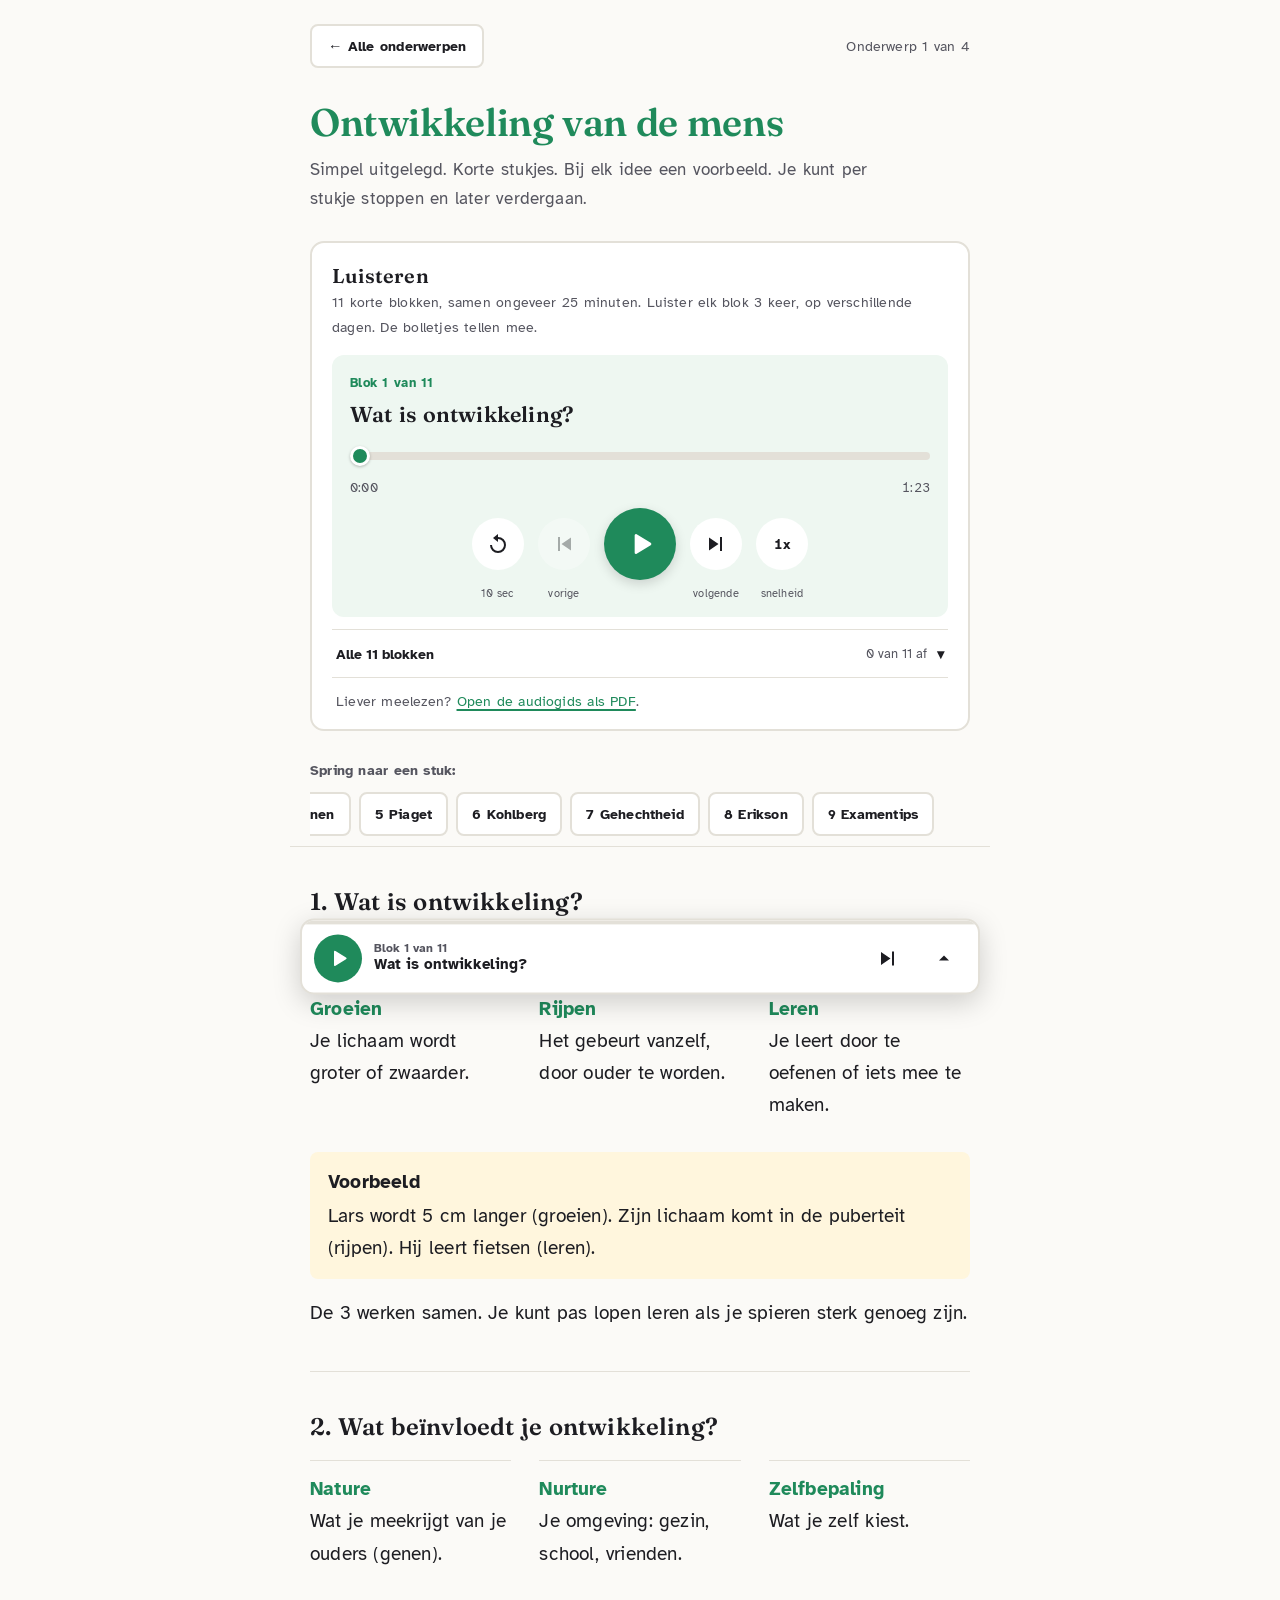
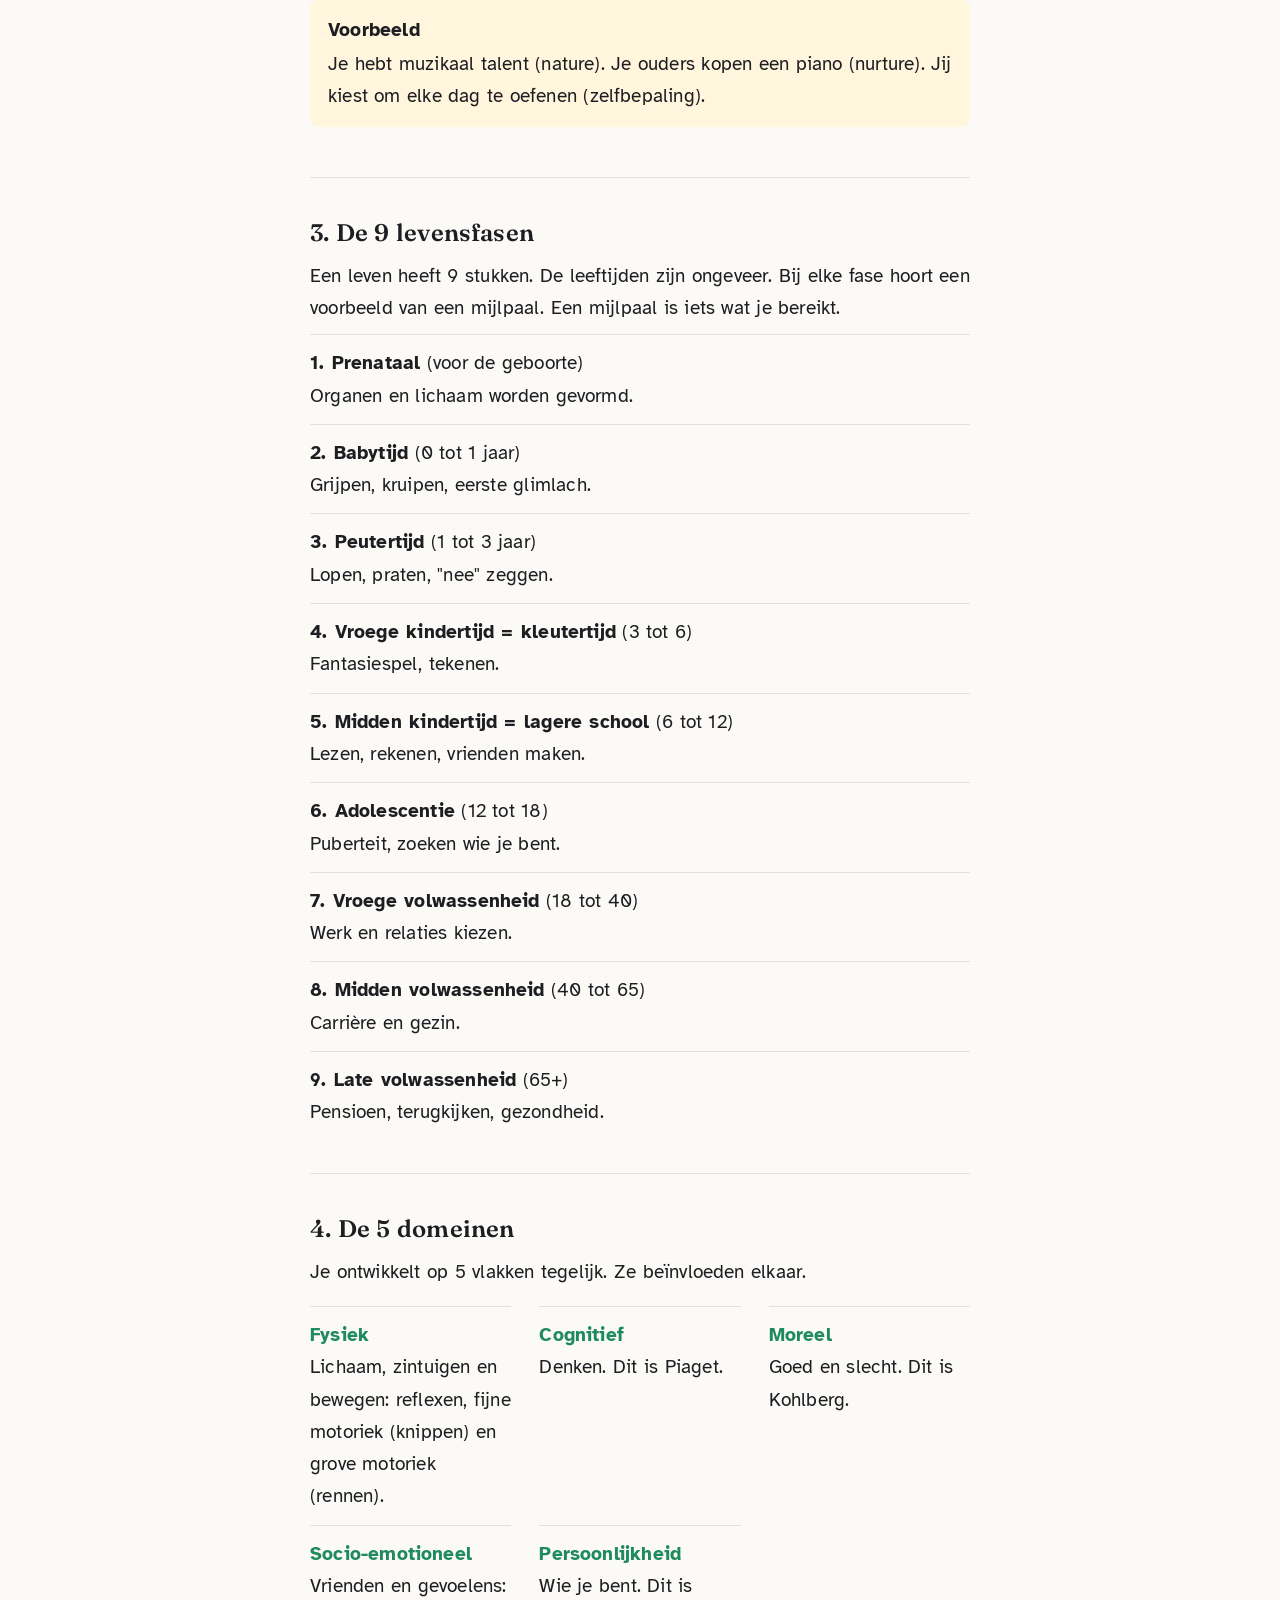
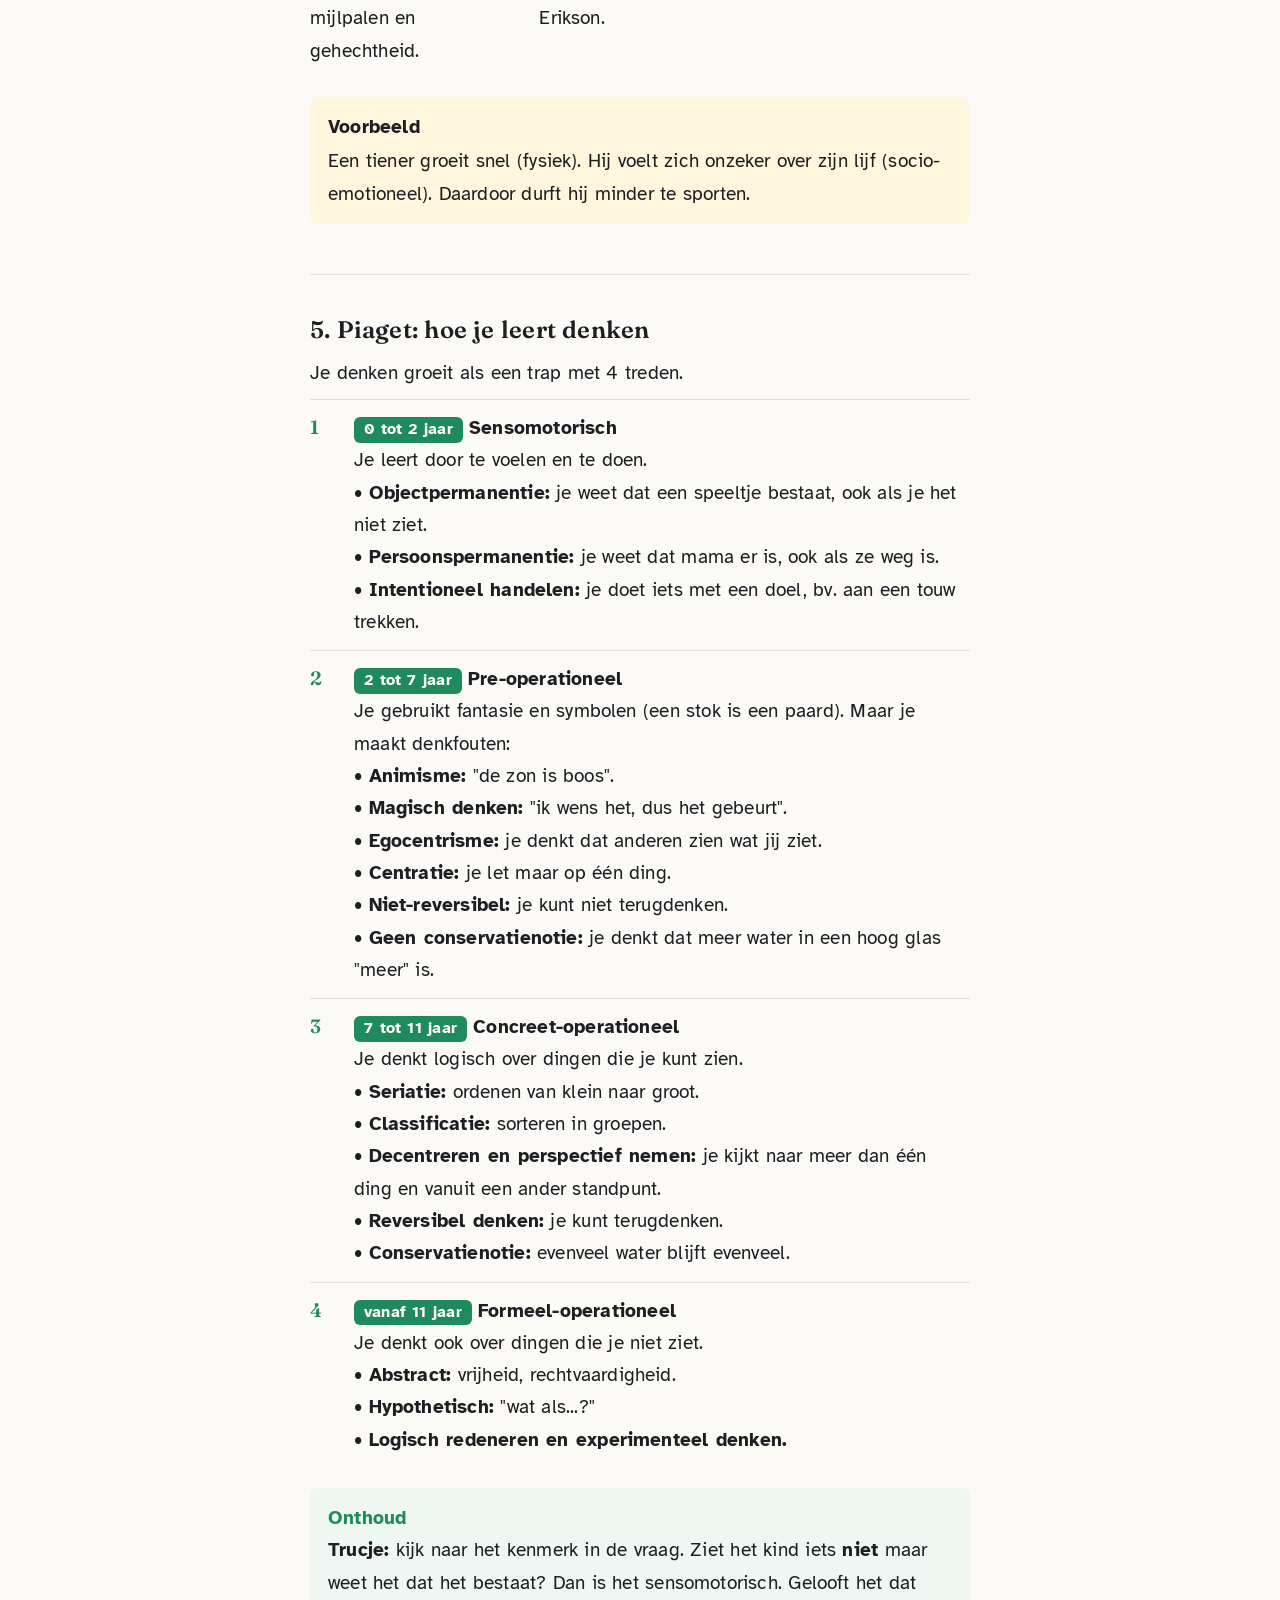
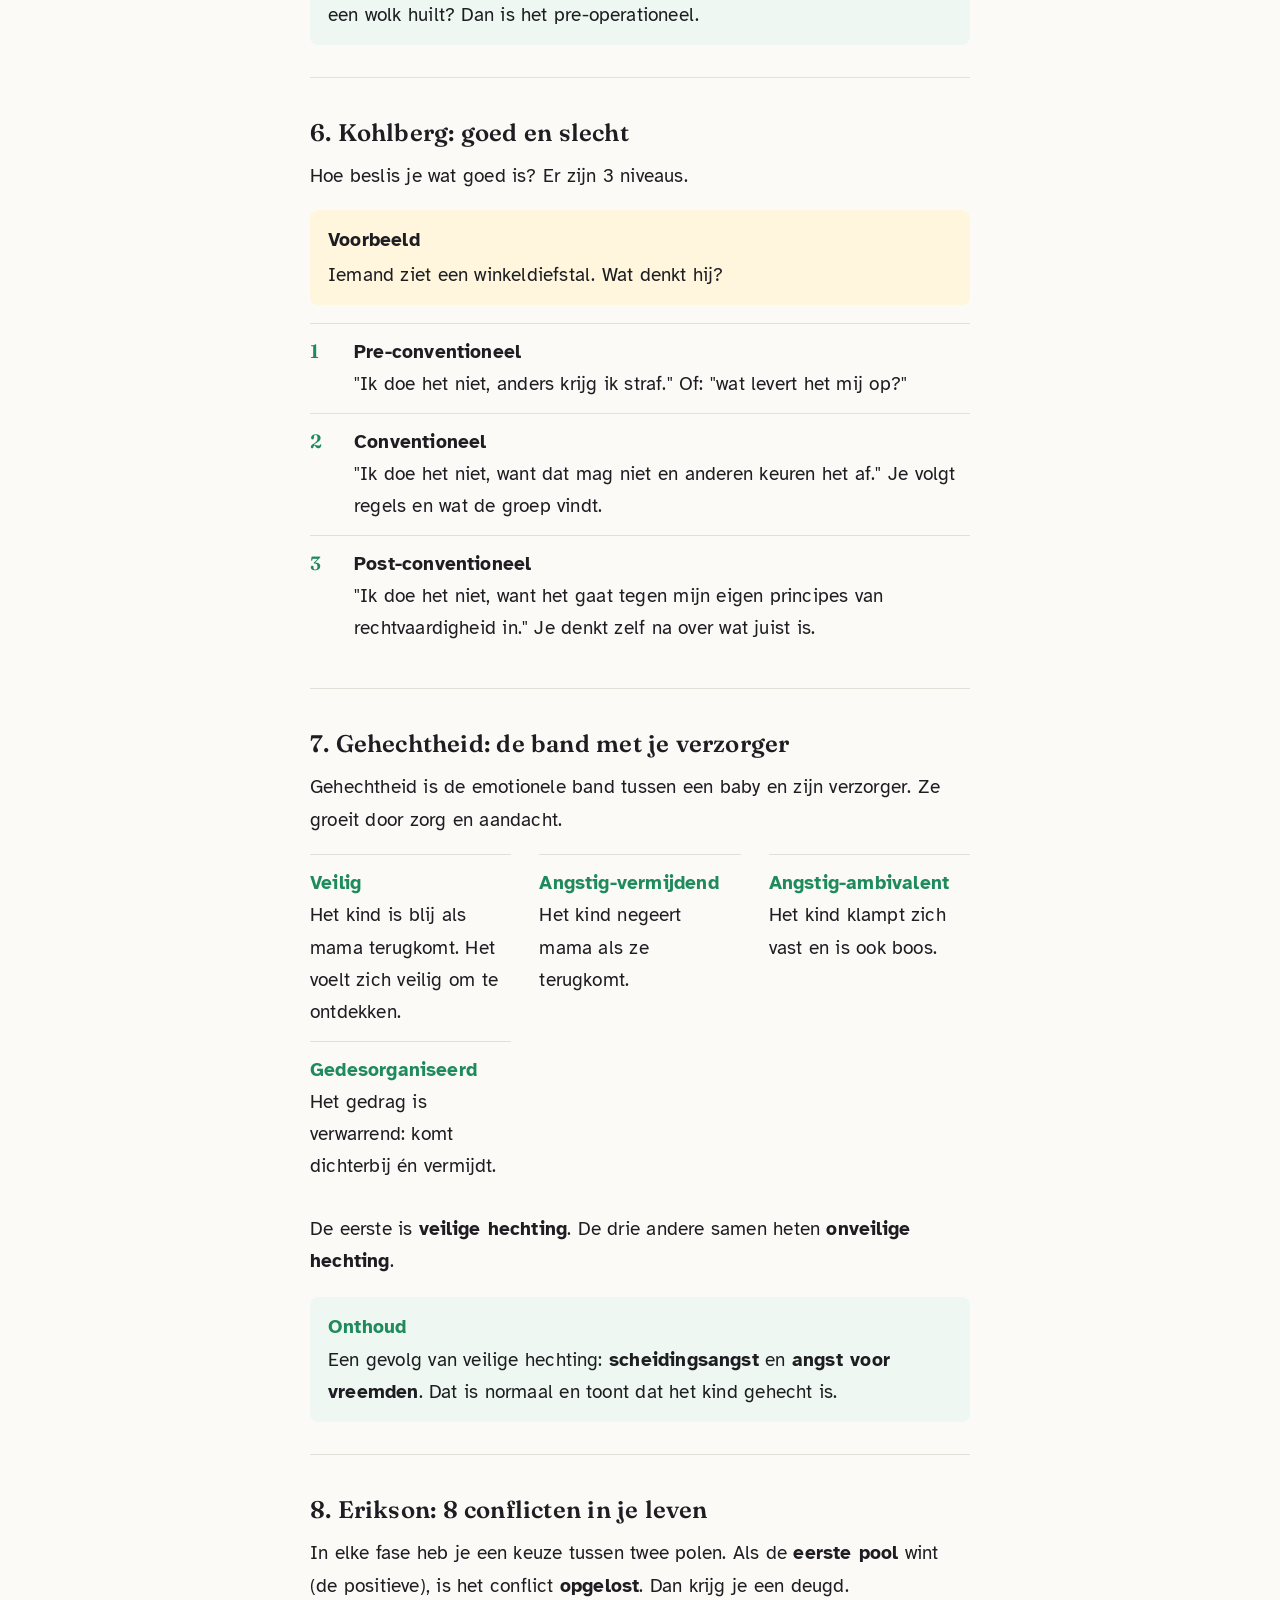
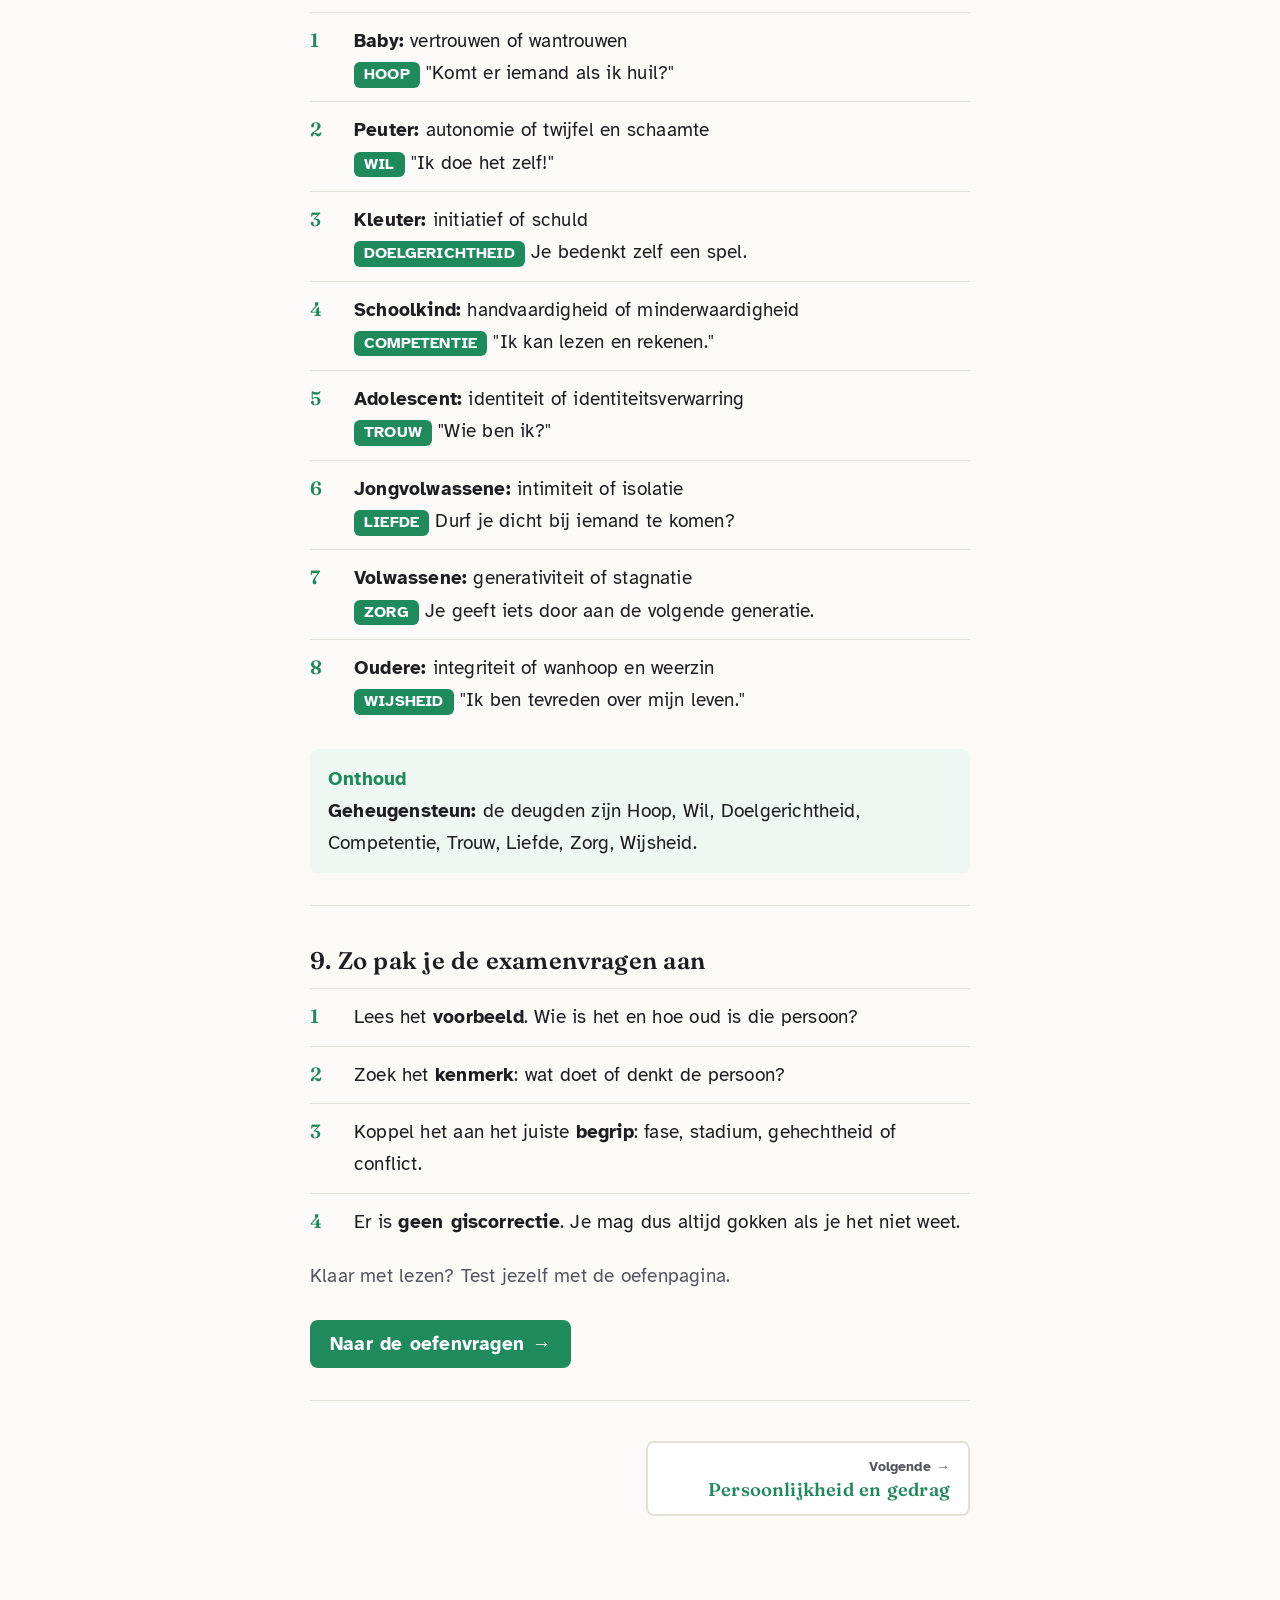
<file: Ontwikkeling van de mens_ simpel uitgelegd.html>
<!DOCTYPE html>
<html lang="nl">
<head>
<meta charset="utf-8">
<meta name="viewport" content="width=device-width, initial-scale=1, viewport-fit=cover">
<title>Ontwikkeling van de mens: simpel uitgelegd</title>
<link href="https://fonts.googleapis.com/css2?family=Atkinson+Hyperlegible:wght@400;700&family=Fraunces:opsz,wght@9..144,600&display=swap" rel="stylesheet">
<style>
:root{--bg:#fbfaf7;--card:#fff;--tx:#1d1d22;--mu:#55555f;--bd:#e3e0d8;--ex:#fff6dd;--exb:#e8c75a;--a:#1f8a5b;--tint:#eef7f1;--on-a:#fff;
padding-top:env(safe-area-inset-top,0px);padding-bottom:env(safe-area-inset-bottom,0px)}
@media (prefers-color-scheme:dark){:root:not([data-theme="light"]){--bg:#16161a;--card:#202027;--tx:#f1f0ec;--mu:#b5b4bd;--bd:#34343e;--ex:#3a3320;--exb:#a88a2c;--a:#5fd6a0;--tint:#1b3328;--on-a:#16161a}}
:root[data-theme="dark"]{--bg:#16161a;--card:#202027;--tx:#f1f0ec;--mu:#b5b4bd;--bd:#34343e;--ex:#3a3320;--exb:#a88a2c;--a:#5fd6a0;--tint:#1b3328;--on-a:#16161a}
html{scroll-behavior:smooth;scroll-padding-top:84px;-webkit-text-size-adjust:100%}
*{box-sizing:border-box}
body{margin:0;background:var(--bg);color:var(--tx);font-family:"Atkinson Hyperlegible",Verdana,sans-serif;font-size:19px;line-height:1.7;letter-spacing:.01em;word-spacing:.06em;overflow-wrap:break-word}
main{max-width:700px;margin:0 auto;padding:0 20px 96px}
b{font-weight:700}
i,em{font-style:normal;font-weight:700}
a{color:var(--a);text-decoration:underline;text-underline-offset:3px;text-decoration-thickness:2px}
a:focus-visible,button:focus-visible,summary:focus-visible{outline:3px solid var(--a);outline-offset:3px;border-radius:6px}
.readbar{position:fixed;top:0;left:0;height:4px;width:0;background:var(--a);z-index:20}
.topbar{display:flex;justify-content:space-between;align-items:center;flex-wrap:wrap;gap:10px;padding:24px 0 0}
.back{display:inline-flex;align-items:center;gap:6px;min-height:44px;padding:0 16px;border:2px solid var(--bd);border-radius:8px;background:var(--card);color:var(--tx);text-decoration:none;font-weight:700;font-size:.9rem}
.back:hover{border-color:var(--a);color:var(--a)}
.stepno{color:var(--mu);font-size:.9rem}
h1{font-family:Fraunces,Georgia,serif;font-weight:600;font-size:clamp(1.7rem,7vw,2.4rem);hyphens:auto;line-height:1.15;letter-spacing:-.01em;margin:32px 0 12px;color:var(--a)}
h2{font-family:Fraunces,Georgia,serif;font-weight:600;font-size:1.5rem;line-height:1.25;margin:0 0 12px}
p{margin:10px 0}
.sub{color:var(--mu)}
main > .sub{font-size:1.05rem;max-width:36em}
.navlabel{margin:28px 0 0;font-size:.85rem;font-weight:700;color:var(--mu)}
.navwrap{position:sticky;top:0;z-index:10;background:var(--bg);margin:0 -20px;padding:0 20px;border-bottom:1px solid var(--bd)}
.navwrap:after{content:"";position:absolute;right:0;top:0;bottom:0;width:36px;background:linear-gradient(90deg,transparent,var(--bg));pointer-events:none}
.nav{display:flex;gap:8px;overflow-x:auto;padding:10px 36px 10px 0;scrollbar-width:none;-webkit-overflow-scrolling:touch}
.nav::-webkit-scrollbar{display:none}
.nav a{flex-shrink:0;display:inline-flex;align-items:center;min-height:44px;padding:0 14px;border:2px solid var(--bd);border-radius:8px;background:var(--card);color:var(--tx);text-decoration:none;font-weight:700;font-size:.85rem;white-space:nowrap;cursor:pointer}
.nav a:hover{border-color:var(--a)}
.nav a.on{background:var(--a);border-color:var(--a);color:var(--on-a)}
section{padding:40px 0 32px;border-bottom:1px solid var(--bd);counter-reset:st}
.row{display:grid;grid-template-columns:repeat(auto-fit,minmax(180px,1fr));gap:0 28px;margin:18px 0}
.box{padding:12px 0;border-top:1px solid var(--bd)}
.box b{display:block;color:var(--a)}
.box i{display:none}
.ex{background:var(--ex);border-radius:8px;padding:14px 18px;margin:18px 0}
.ex:before{content:"Voorbeeld";display:block;font-weight:700;margin-bottom:2px}
.eff{margin:8px 0 4px;color:var(--mu)}
.eff:before{content:"Invloed op gedrag: ";font-weight:700;color:var(--tx)}
.step{display:grid;grid-template-columns:2rem 1fr;gap:12px;padding:12px 0;border-top:1px solid var(--bd);counter-increment:st}
.step.plain{grid-template-columns:1fr}
.step .e{font-family:Fraunces,Georgia,serif;font-weight:600;font-size:1.2rem;color:var(--a);line-height:1.6}
.step .e:before{content:counter(st)}
.pill{display:inline-block;background:var(--a);color:var(--on-a);padding:0 10px;border-radius:6px;font-weight:700;font-size:1rem;line-height:1.6}
.tip{background:var(--tint);border-radius:8px;padding:14px 18px;margin-top:20px}
.tip:before{content:"Onthoud";display:block;font-weight:700;color:var(--a)}
.tablewrap{overflow-x:auto;margin:18px 0;-webkit-overflow-scrolling:touch}
.tablehint{display:none;font-size:.85rem;color:var(--mu);margin:14px 0 -10px}
table{border-collapse:collapse;width:100%;min-width:460px;font-size:.92rem}
td,th{padding:10px 12px 10px 0;vertical-align:top;text-align:left;border-bottom:1px solid var(--bd)}
th{border-bottom:2px solid var(--a);font-weight:700}
details{background:var(--card);border:2px solid var(--bd);border-radius:8px;margin:10px 0}
details:hover{border-color:var(--a)}
summary{list-style:none;display:flex;align-items:flex-start;gap:12px;min-height:48px;padding:12px 16px;font-weight:700;cursor:pointer}
summary::-webkit-details-marker{display:none}
summary:before{content:"+";flex-shrink:0;width:28px;height:28px;border-radius:6px;background:var(--a);color:var(--on-a);display:grid;place-items:center;font-size:1.2rem;line-height:1;margin-top:1px}
details[open] summary:before{content:"\2212"}
summary:after{content:"Tik voor antwoord";margin-left:auto;flex-shrink:0;font-size:.8rem;font-weight:400;color:var(--mu);padding-top:3px}
details[open] summary:after{content:"Verberg"}
details p{margin:0;padding:0 16px 14px 56px}
details p:before{content:"Antwoord: ";font-weight:700;color:var(--a)}
a.btn{display:inline-flex;align-items:center;gap:8px;min-height:48px;margin-top:18px;background:var(--a);color:var(--on-a);text-decoration:none;font-weight:700;border-radius:8px;padding:0 20px}
a.btn:after{content:"\2192"}
a.btn:hover{filter:brightness(1.08)}
.pager{display:grid;grid-template-columns:1fr 1fr;gap:12px;margin-top:40px}
.pager a{display:flex;flex-direction:column;justify-content:center;min-height:72px;padding:12px 18px;border:2px solid var(--bd);border-radius:8px;background:var(--card);color:var(--tx);text-decoration:none}
.pager a:hover{border-color:var(--a)}
.pager small{color:var(--mu);font-size:.85rem;font-weight:700}
.pager b{font-family:Fraunces,Georgia,serif;font-weight:600;font-size:1.15rem;line-height:1.3;color:var(--a)}
.pager .next{grid-column:2;text-align:right}
@media (max-width:540px){
 body{font-size:18px}
 main{padding:0 16px 80px}
 .navwrap{margin:0 -16px;padding:0 16px}
 h1{margin-top:24px}
 h2{font-size:1.35rem}
 section{padding:32px 0 26px}
 .row{grid-template-columns:1fr}
 .tablehint{display:block}
 summary:after{display:none}
 details p{padding-left:16px}
 .pager{grid-template-columns:1fr}
 .pager .next{grid-column:1;text-align:left}
 a.btn{width:100%;justify-content:center}
}
@media (prefers-reduced-motion:reduce){html{scroll-behavior:auto}}
</style>
<link rel="stylesheet" href="luisteren.css">
</head>
<body>
<main>
<div class="readbar"></div>
<div class="topbar"><a class="back" href="index.html">&larr; Alle onderwerpen</a><span class="stepno">Onderwerp 1 van 4</span></div>

<h1>Ontwikkeling van de mens</h1>
<p class="sub">Simpel uitgelegd. Korte stukjes. Bij elk idee een voorbeeld. Je kunt per stukje stoppen en later verdergaan.</p>
<section class="listen" id="luister">
<h2>Luisteren</h2>
<p class="listen-sub">11 korte blokken, samen ongeveer 25 minuten. Luister elk blok 3 keer, op verschillende dagen. De bolletjes tellen mee.</p>
<ol class="tracks">
<li><a href="Blok%201.1%20Wat%20is%20ontwikkeling.mp3" data-dur="1:23">Wat is ontwikkeling?</a></li>
<li><a href="Blok%201.2%20De%20ontwikkelingsdomeinen.mp3" data-dur="2:08">De ontwikkelingsdomeinen</a></li>
<li><a href="Blok%201.3%20De%20levensloopfasen.mp3" data-dur="2:33">De levensloopfasen</a></li>
<li><a href="Blok%201.4%20Wat%20beinvloedt%20ontwikkeling.mp3" data-dur="1:54">Wat beïnvloedt ontwikkeling?</a></li>
<li><a href="Blok%201.5%20Piaget%20en%20de%20cognitieve%20ontwikkeling.mp3" data-dur="3:53">Piaget en de cognitieve ontwikkeling</a></li>
<li><a href="Blok%201.6%20Erikson%20en%20de%20socio-emotionele%20ontwikkeling.mp3" data-dur="2:59">Erikson en de socio-emotionele ontwikkeling</a></li>
<li><a href="Blok%201.7%20Gehechtheid.mp3" data-dur="2:59">Gehechtheid</a></li>
<li><a href="Blok%201.8%20Kohlberg%20en%20de%20morele%20ontwikkeling.mp3" data-dur="1:48">Kohlberg en de morele ontwikkeling</a></li>
<li><a href="Blok%201.9%20Identiteitsvorming%20in%20de%20adolescentie.mp3" data-dur="1:36">Identiteitsvorming in de adolescentie</a></li>
<li><a href="Blok%201.10%20Grote%20herhaling.mp3" data-dur="1:22">Grote herhaling</a></li>
<li><a href="Blok%201.11%20Zelftest%20voor%20luisteraars.mp3" data-dur="2:26">Zelftest voor luisteraars</a></li>
</ol>
<p class="listen-foot">Liever meelezen? <a href="Audio-studiegids%201.%20Ontwikkeling%20van%20de%20mens.pdf">Open de audiogids als PDF</a>.</p>
</section>
<p class="navlabel">Spring naar een stuk:</p>
<div class="navwrap"><div class="nav"><a href="#luister">Luisteren</a><a href="#a">1 Wat is het?</a><a href="#b">2 Wat beïnvloedt je?</a><a href="#c">3 Levensfasen</a><a href="#d">4 Domeinen</a><a href="#e">5 Piaget</a><a href="#f">6 Kohlberg</a><a href="#g">7 Gehechtheid</a><a href="#h">8 Erikson</a><a href="#i">9 Examentips</a></div></div>

<section id="a">
<h2>1. Wat is ontwikkeling?</h2>
<p>Ontwikkeling zijn <b>3 dingen samen</b>:</p>
<div class="row">
<div class="box"><b>Groeien</b>Je lichaam wordt groter of zwaarder.</div>
<div class="box"><b>Rijpen</b>Het gebeurt vanzelf, door ouder te worden.</div>
<div class="box"><b>Leren</b>Je leert door te oefenen of iets mee te maken.</div>
</div>
<div class="ex">Lars wordt 5 cm langer (groeien). Zijn lichaam komt in de puberteit (rijpen). Hij leert fietsen (leren).</div>
<p>De 3 werken samen. Je kunt pas lopen leren als je spieren sterk genoeg zijn.</p>
</section>

<section id="b">
<h2>2. Wat beïnvloedt je ontwikkeling?</h2>
<div class="row">
<div class="box"><b>Nature</b>Wat je meekrijgt van je ouders (genen).</div>
<div class="box"><b>Nurture</b>Je omgeving: gezin, school, vrienden.</div>
<div class="box"><b>Zelfbepaling</b>Wat je zelf kiest.</div>
</div>
<div class="ex">Je hebt muzikaal talent (nature). Je ouders kopen een piano (nurture). Jij kiest om elke dag te oefenen (zelfbepaling).</div>
</section>

<section id="c">
<h2>3. De 9 levensfasen</h2>
<p>Een leven heeft 9 stukken. De leeftijden zijn ongeveer. Bij elke fase hoort een voorbeeld van een mijlpaal. Een mijlpaal is iets wat je bereikt.</p>
<div class="step plain"><div><b>1. Prenataal</b> (voor de geboorte)<br>Organen en lichaam worden gevormd.</div></div>
<div class="step plain"><div><b>2. Babytijd</b> (0 tot 1 jaar)<br>Grijpen, kruipen, eerste glimlach.</div></div>
<div class="step plain"><div><b>3. Peutertijd</b> (1 tot 3 jaar)<br>Lopen, praten, "nee" zeggen.</div></div>
<div class="step plain"><div><b>4. Vroege kindertijd = kleutertijd</b> (3 tot 6)<br>Fantasiespel, tekenen.</div></div>
<div class="step plain"><div><b>5. Midden kindertijd = lagere school</b> (6 tot 12)<br>Lezen, rekenen, vrienden maken.</div></div>
<div class="step plain"><div><b>6. Adolescentie</b> (12 tot 18)<br>Puberteit, zoeken wie je bent.</div></div>
<div class="step plain"><div><b>7. Vroege volwassenheid</b> (18 tot 40)<br>Werk en relaties kiezen.</div></div>
<div class="step plain"><div><b>8. Midden volwassenheid</b> (40 tot 65)<br>Carrière en gezin.</div></div>
<div class="step plain"><div><b>9. Late volwassenheid</b> (65+)<br>Pensioen, terugkijken, gezondheid.</div></div>
</section>

<section id="d">
<h2>4. De 5 domeinen</h2>
<p>Je ontwikkelt op 5 vlakken tegelijk. Ze beïnvloeden elkaar.</p>
<div class="row">
<div class="box"><b>Fysiek</b>Lichaam, zintuigen en bewegen: reflexen, fijne motoriek (knippen) en grove motoriek (rennen).</div>
<div class="box"><b>Cognitief</b>Denken. Dit is Piaget.</div>
<div class="box"><b>Moreel</b>Goed en slecht. Dit is Kohlberg.</div>
<div class="box"><b>Socio-emotioneel</b>Vrienden en gevoelens: mijlpalen en gehechtheid.</div>
<div class="box"><b>Persoonlijkheid</b>Wie je bent. Dit is Erikson.</div>
</div>
<div class="ex">Een tiener groeit snel (fysiek). Hij voelt zich onzeker over zijn lijf (socio-emotioneel). Daardoor durft hij minder te sporten.</div>
</section>

<section id="e">
<h2>5. Piaget: hoe je leert denken</h2>
<p>Je denken groeit als een trap met 4 treden.</p>
<div class="step"><div class="e"></div><div><span class="pill">0 tot 2 jaar</span> <b>Sensomotorisch</b><br>Je leert door te voelen en te doen.<br>• <b>Objectpermanentie:</b> je weet dat een speeltje bestaat, ook als je het niet ziet.<br>• <b>Persoonspermanentie:</b> je weet dat mama er is, ook als ze weg is.<br>• <b>Intentioneel handelen:</b> je doet iets met een doel, bv. aan een touw trekken.</div></div>
<div class="step"><div class="e"></div><div><span class="pill">2 tot 7 jaar</span> <b>Pre-operationeel</b><br>Je gebruikt fantasie en symbolen (een stok is een paard). Maar je maakt denkfouten:<br>• <b>Animisme:</b> "de zon is boos".<br>• <b>Magisch denken:</b> "ik wens het, dus het gebeurt".<br>• <b>Egocentrisme:</b> je denkt dat anderen zien wat jij ziet.<br>• <b>Centratie:</b> je let maar op één ding.<br>• <b>Niet-reversibel:</b> je kunt niet terugdenken.<br>• <b>Geen conservatienotie:</b> je denkt dat meer water in een hoog glas "meer" is.</div></div>
<div class="step"><div class="e"></div><div><span class="pill">7 tot 11 jaar</span> <b>Concreet-operationeel</b><br>Je denkt logisch over dingen die je kunt zien.<br>• <b>Seriatie:</b> ordenen van klein naar groot.<br>• <b>Classificatie:</b> sorteren in groepen.<br>• <b>Decentreren en perspectief nemen:</b> je kijkt naar meer dan één ding en vanuit een ander standpunt.<br>• <b>Reversibel denken:</b> je kunt terugdenken.<br>• <b>Conservatienotie:</b> evenveel water blijft evenveel.</div></div>
<div class="step"><div class="e"></div><div><span class="pill">vanaf 11 jaar</span> <b>Formeel-operationeel</b><br>Je denkt ook over dingen die je niet ziet.<br>• <b>Abstract:</b> vrijheid, rechtvaardigheid.<br>• <b>Hypothetisch:</b> "wat als...?"<br>• <b>Logisch redeneren en experimenteel denken.</b></div></div>
<div class="tip"><b>Trucje:</b> kijk naar het kenmerk in de vraag. Ziet het kind iets <i>niet</i> maar weet het dat het bestaat? Dan is het sensomotorisch. Gelooft het dat een wolk huilt? Dan is het pre-operationeel.</div>
</section>

<section id="f">
<h2>6. Kohlberg: goed en slecht</h2>
<p>Hoe beslis je wat goed is? Er zijn 3 niveaus.</p>
<div class="ex">Iemand ziet een winkeldiefstal. Wat denkt hij?</div>
<div class="step"><div class="e"></div><div><b>Pre-conventioneel</b><br>"Ik doe het niet, anders krijg ik straf." Of: "wat levert het mij op?"</div></div>
<div class="step"><div class="e"></div><div><b>Conventioneel</b><br>"Ik doe het niet, want dat mag niet en anderen keuren het af." Je volgt regels en wat de groep vindt.</div></div>
<div class="step"><div class="e"></div><div><b>Post-conventioneel</b><br>"Ik doe het niet, want het gaat tegen mijn eigen principes van rechtvaardigheid in." Je denkt zelf na over wat juist is.</div></div>
</section>

<section id="g">
<h2>7. Gehechtheid: de band met je verzorger</h2>
<p>Gehechtheid is de emotionele band tussen een baby en zijn verzorger. Ze groeit door zorg en aandacht.</p>
<div class="row">
<div class="box"><b>Veilig</b>Het kind is blij als mama terugkomt. Het voelt zich veilig om te ontdekken.</div>
<div class="box"><b>Angstig-vermijdend</b>Het kind negeert mama als ze terugkomt.</div>
<div class="box"><b>Angstig-ambivalent</b>Het kind klampt zich vast en is ook boos.</div>
<div class="box"><b>Gedesorganiseerd</b>Het gedrag is verwarrend: komt dichterbij én vermijdt.</div>
</div>
<p>De eerste is <b>veilige hechting</b>. De drie andere samen heten <b>onveilige hechting</b>.</p>
<div class="tip">Een gevolg van veilige hechting: <b>scheidingsangst</b> en <b>angst voor vreemden</b>. Dat is normaal en toont dat het kind gehecht is.</div>
</section>

<section id="h">
<h2>8. Erikson: 8 conflicten in je leven</h2>
<p>In elke fase heb je een keuze tussen twee polen. Als de <b>eerste pool</b> wint (de positieve), is het conflict <b>opgelost</b>. Dan krijg je een deugd.</p>
<div class="step"><div class="e"></div><div><b>Baby:</b> vertrouwen of wantrouwen<br><span class="pill">HOOP</span> "Komt er iemand als ik huil?"</div></div>
<div class="step"><div class="e"></div><div><b>Peuter:</b> autonomie of twijfel en schaamte<br><span class="pill">WIL</span> "Ik doe het zelf!"</div></div>
<div class="step"><div class="e"></div><div><b>Kleuter:</b> initiatief of schuld<br><span class="pill">DOELGERICHTHEID</span> Je bedenkt zelf een spel.</div></div>
<div class="step"><div class="e"></div><div><b>Schoolkind:</b> handvaardigheid of minderwaardigheid<br><span class="pill">COMPETENTIE</span> "Ik kan lezen en rekenen."</div></div>
<div class="step"><div class="e"></div><div><b>Adolescent:</b> identiteit of identiteitsverwarring<br><span class="pill">TROUW</span> "Wie ben ik?"</div></div>
<div class="step"><div class="e"></div><div><b>Jongvolwassene:</b> intimiteit of isolatie<br><span class="pill">LIEFDE</span> Durf je dicht bij iemand te komen?</div></div>
<div class="step"><div class="e"></div><div><b>Volwassene:</b> generativiteit of stagnatie<br><span class="pill">ZORG</span> Je geeft iets door aan de volgende generatie.</div></div>
<div class="step"><div class="e"></div><div><b>Oudere:</b> integriteit of wanhoop en weerzin<br><span class="pill">WIJSHEID</span> "Ik ben tevreden over mijn leven."</div></div>
<div class="tip"><b>Geheugensteun:</b> de deugden zijn Hoop, Wil, Doelgerichtheid, Competentie, Trouw, Liefde, Zorg, Wijsheid.</div>
</section>

<section id="i">
<h2>9. Zo pak je de examenvragen aan</h2>
<div class="step"><div class="e"></div><div>Lees het <b>voorbeeld</b>. Wie is het en hoe oud is die persoon?</div></div>
<div class="step"><div class="e"></div><div>Zoek het <b>kenmerk</b>: wat doet of denkt de persoon?</div></div>
<div class="step"><div class="e"></div><div>Koppel het aan het juiste <b>begrip</b>: fase, stadium, gehechtheid of conflict.</div></div>
<div class="step"><div class="e"></div><div>Er is <b>geen giscorrectie</b>. Je mag dus altijd gokken als je het niet weet.</div></div>
<p class="sub">Klaar met lezen? Test jezelf met de oefenpagina.</p>
<a class="btn" href="https://claude.ai/artifact/EU3L5DRPMBydDbmRwm5G1A">Naar de oefenvragen</a>
</section>
<nav class="pager"><a class="next" href="Persoonlijkheid%20en%20gedrag_%20simpel%20uitgelegd.html"><small>Volgende &rarr;</small><b>Persoonlijkheid en gedrag</b></a></nav>
</main>
<script>
(function(){
var bar=document.querySelector('.readbar'),last=null;
var links=[].slice.call(document.querySelectorAll('.nav a'));
function upd(){
 var h=document.documentElement,max=h.scrollHeight-h.clientHeight;
 bar.style.width=(max>0?h.scrollTop/max*100:0)+'%';
 var cur=null;
 links.forEach(function(a){var s=document.querySelector(a.getAttribute('href'));if(s&&s.getBoundingClientRect().top<120)cur=a;});
 links.forEach(function(a){a.classList.toggle('on',a===cur);});
 if(cur&&cur!==last){last=cur;cur.parentNode.scrollTo({left:cur.offsetLeft-20,behavior:'smooth'});}
}
window.addEventListener('scroll',upd,{passive:true});upd();
})();
</script>
<script src="luisteren.js"></script>
</body>
</html>
</file>
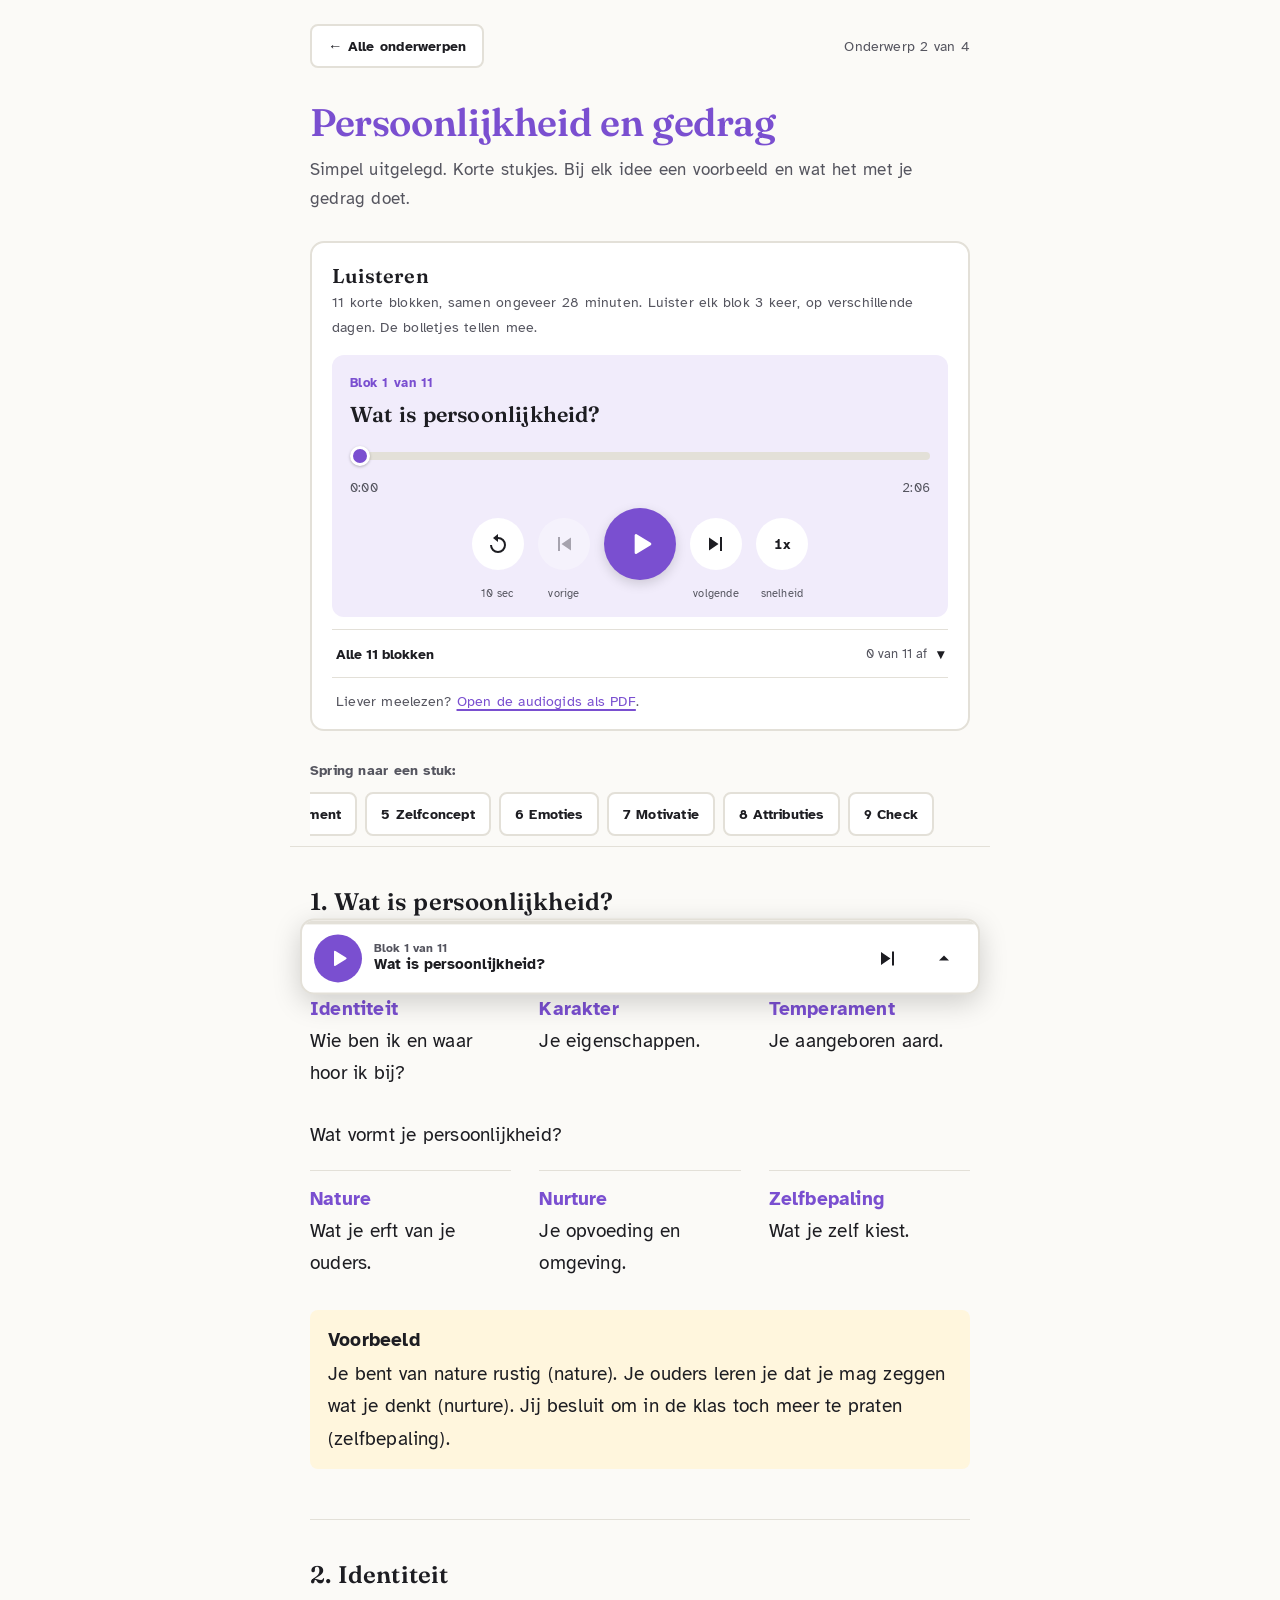
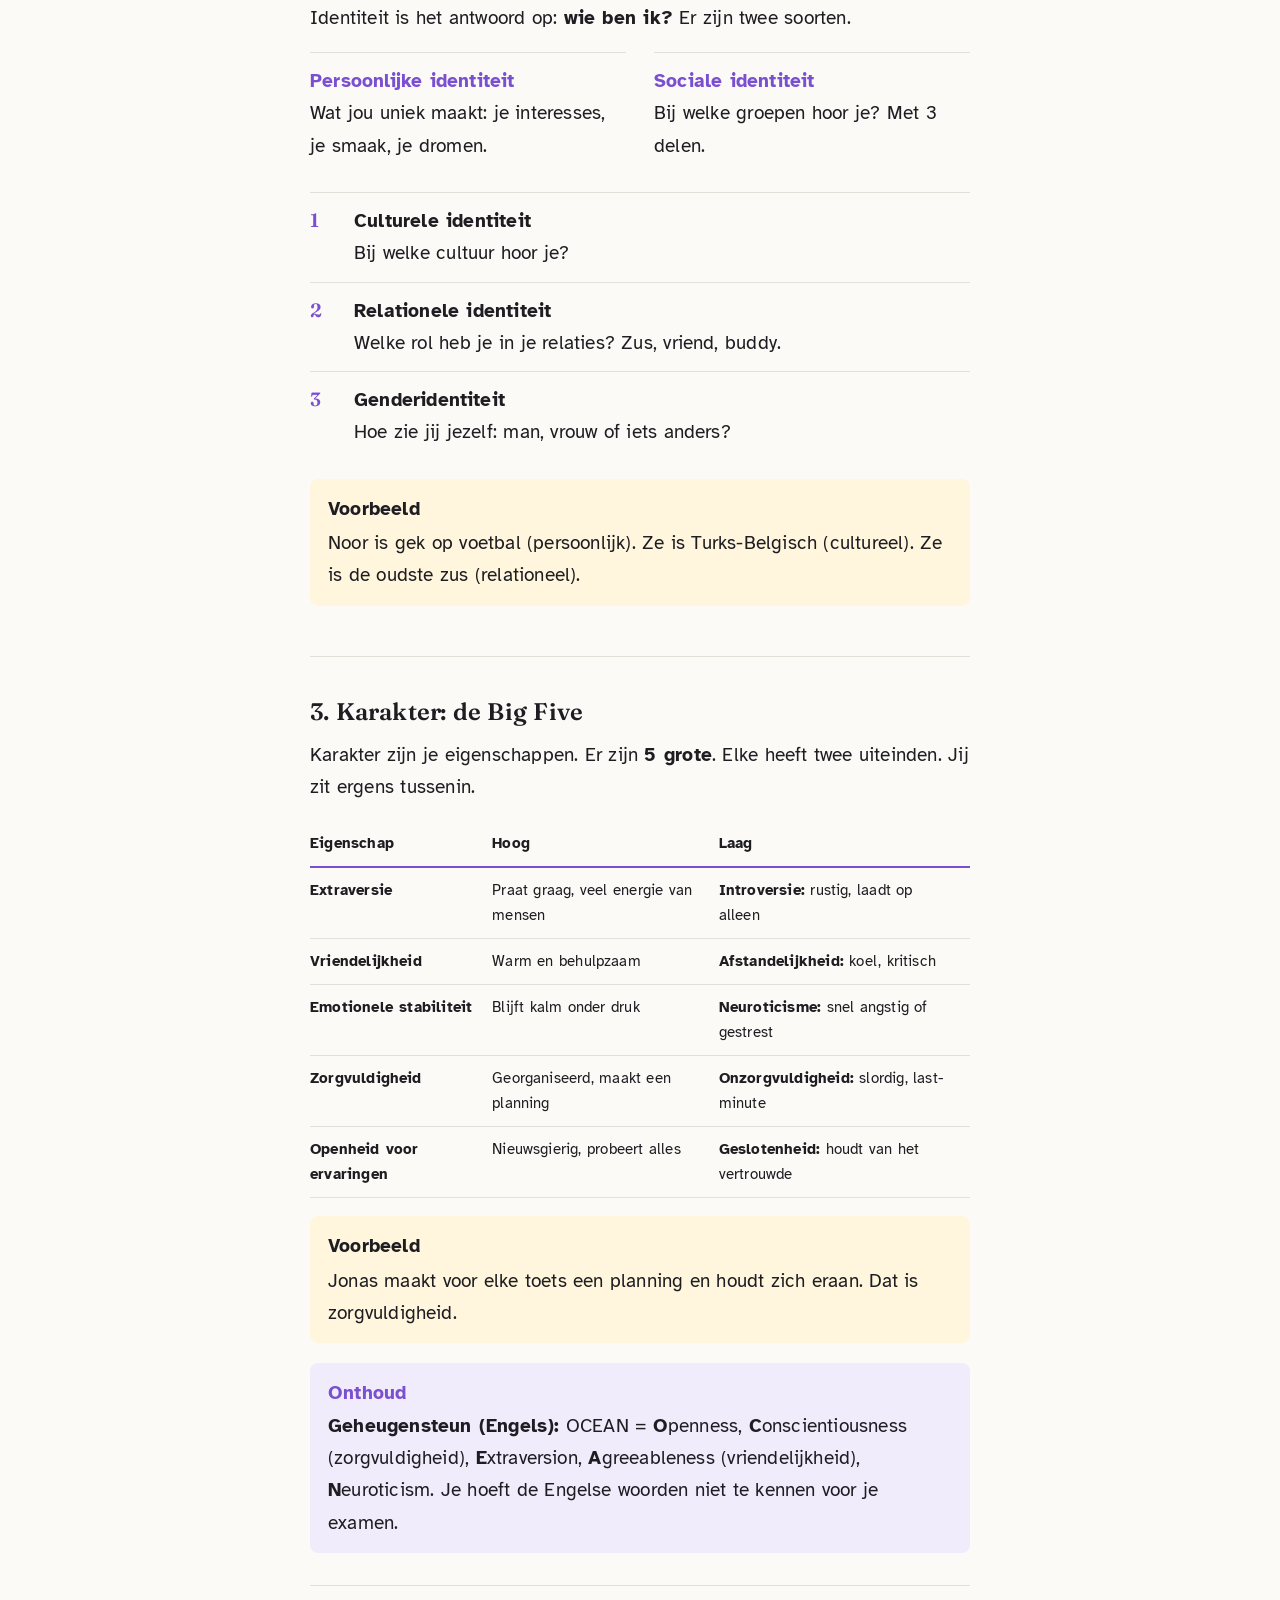
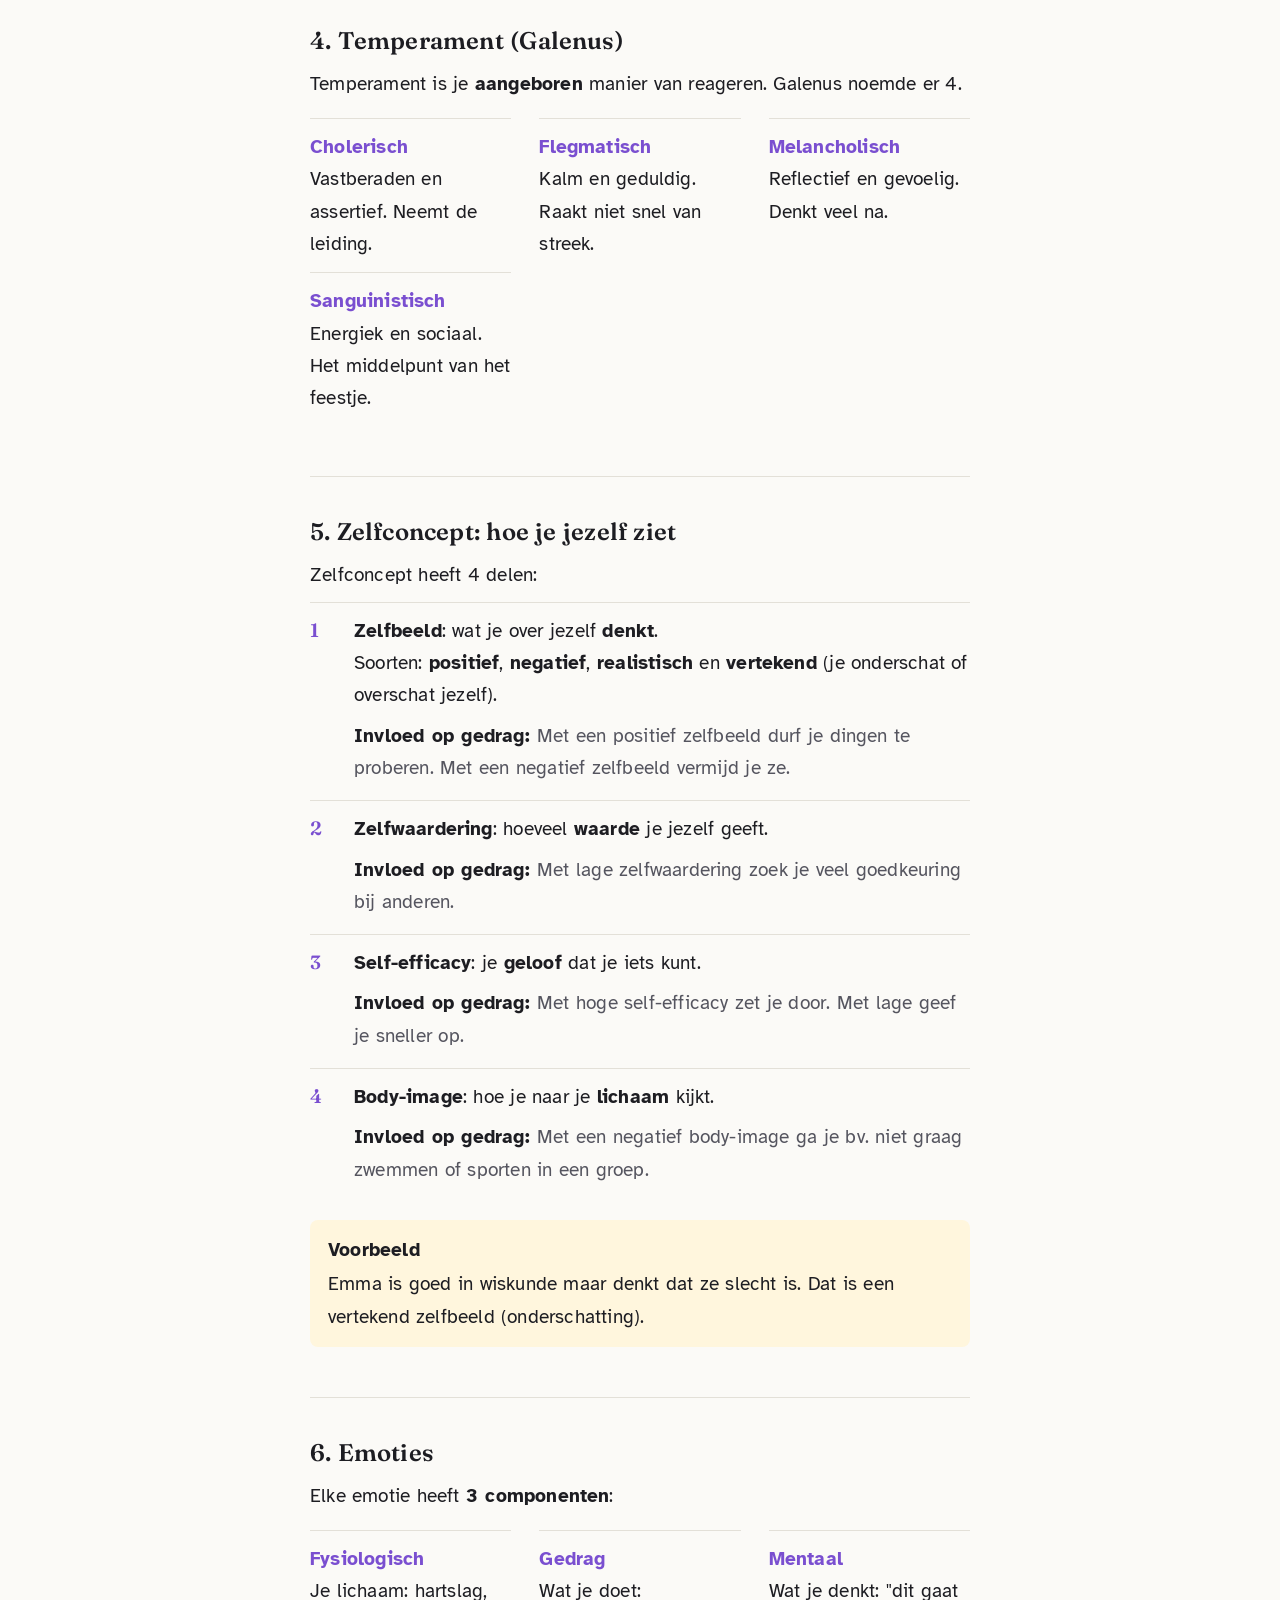
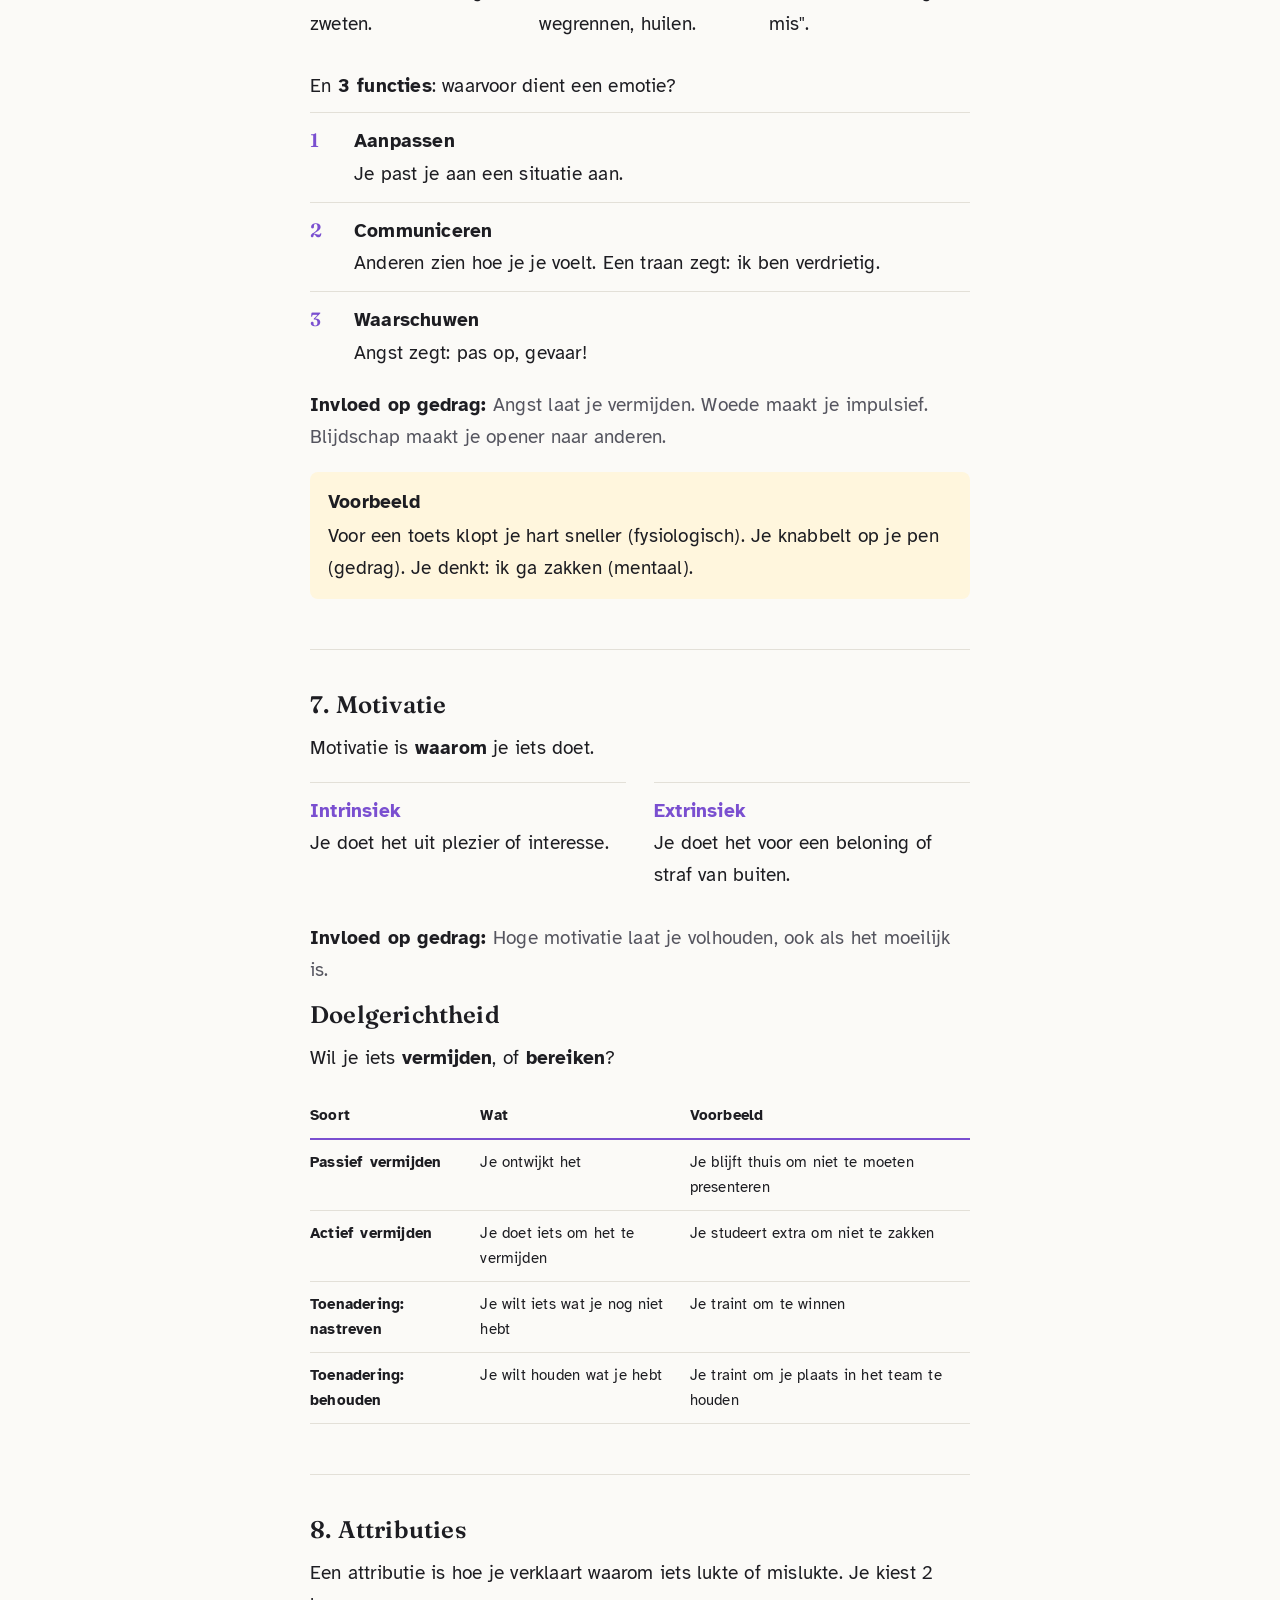
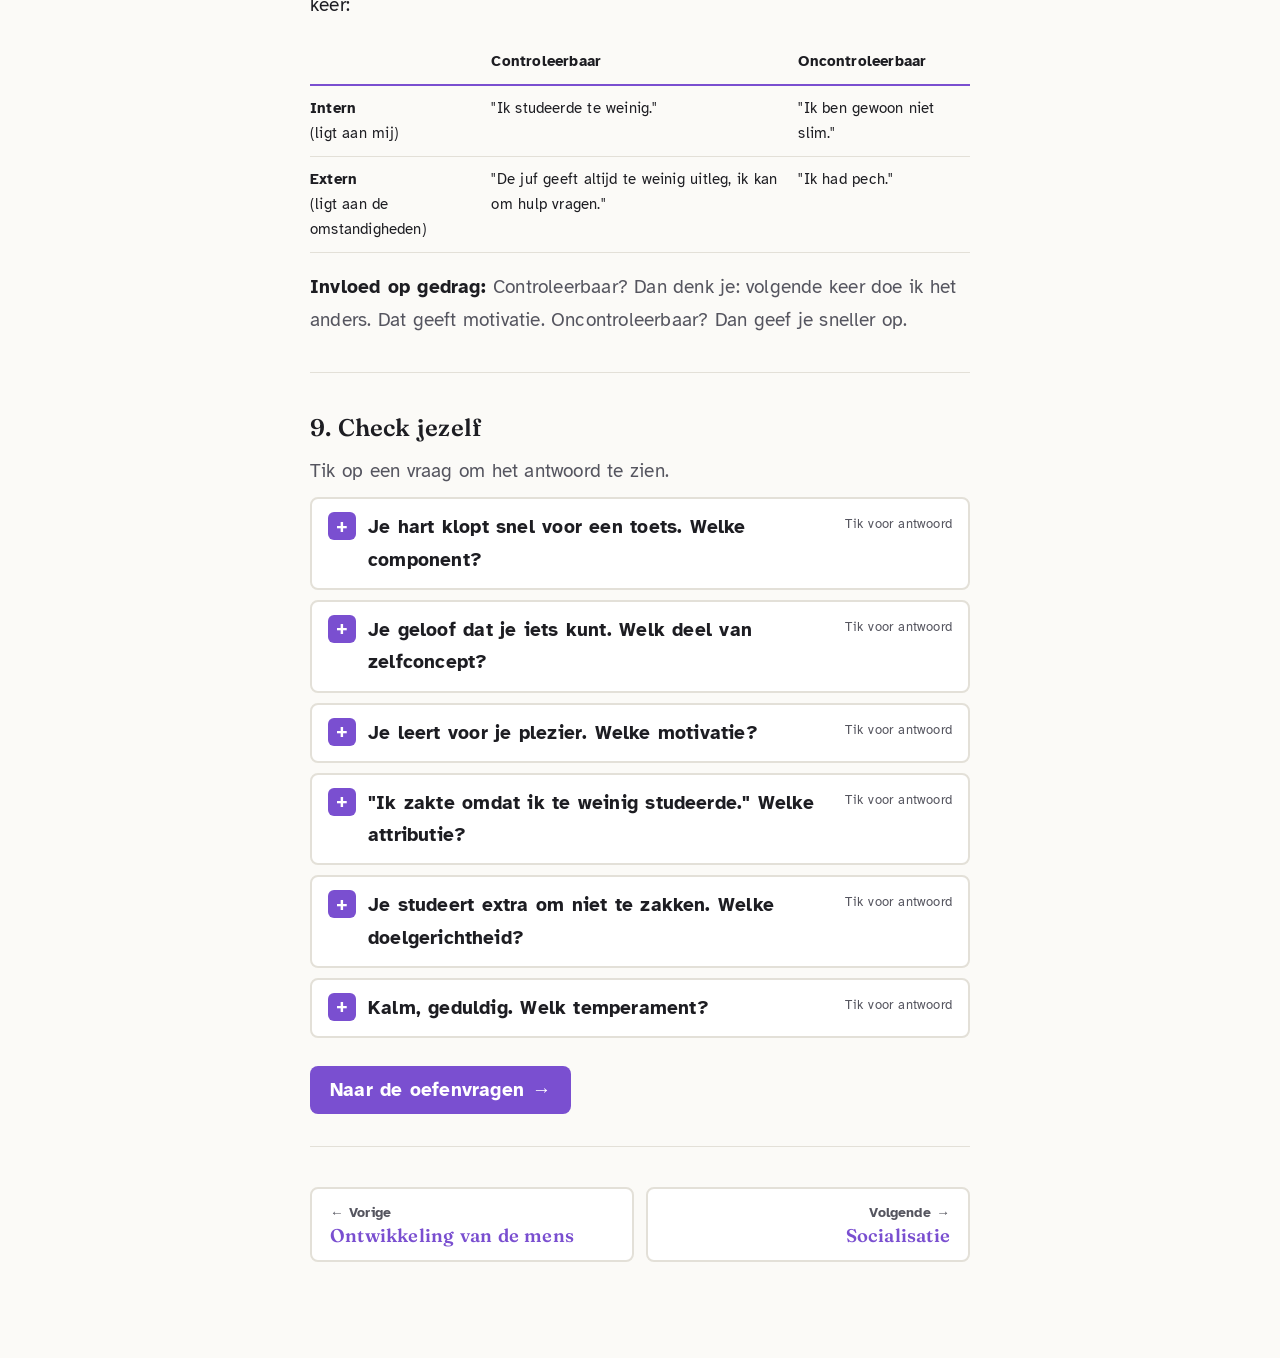
<file: Persoonlijkheid en gedrag_ simpel uitgelegd.html>
<!DOCTYPE html>
<html lang="nl">
<head>
<meta charset="utf-8">
<meta name="viewport" content="width=device-width, initial-scale=1, viewport-fit=cover">
<title>Persoonlijkheid en gedrag: simpel uitgelegd</title>
<link href="https://fonts.googleapis.com/css2?family=Atkinson+Hyperlegible:wght@400;700&family=Fraunces:opsz,wght@9..144,600&display=swap" rel="stylesheet">
<style>
:root{--bg:#fbfaf7;--card:#fff;--tx:#1d1d22;--mu:#55555f;--bd:#e3e0d8;--ex:#fff6dd;--exb:#e8c75a;--a:#7a4fd0;--tint:#f1ecfb;--on-a:#fff;
padding-top:env(safe-area-inset-top,0px);padding-bottom:env(safe-area-inset-bottom,0px)}
@media (prefers-color-scheme:dark){:root:not([data-theme="light"]){--bg:#16161a;--card:#202027;--tx:#f1f0ec;--mu:#b5b4bd;--bd:#34343e;--ex:#3a3320;--exb:#a88a2c;--a:#b79cf5;--tint:#2b2442;--on-a:#16161a}}
:root[data-theme="dark"]{--bg:#16161a;--card:#202027;--tx:#f1f0ec;--mu:#b5b4bd;--bd:#34343e;--ex:#3a3320;--exb:#a88a2c;--a:#b79cf5;--tint:#2b2442;--on-a:#16161a}
html{scroll-behavior:smooth;scroll-padding-top:84px;-webkit-text-size-adjust:100%}
*{box-sizing:border-box}
body{margin:0;background:var(--bg);color:var(--tx);font-family:"Atkinson Hyperlegible",Verdana,sans-serif;font-size:19px;line-height:1.7;letter-spacing:.01em;word-spacing:.06em;overflow-wrap:break-word}
main{max-width:700px;margin:0 auto;padding:0 20px 96px}
b{font-weight:700}
i,em{font-style:normal;font-weight:700}
a{color:var(--a);text-decoration:underline;text-underline-offset:3px;text-decoration-thickness:2px}
a:focus-visible,button:focus-visible,summary:focus-visible{outline:3px solid var(--a);outline-offset:3px;border-radius:6px}
.readbar{position:fixed;top:0;left:0;height:4px;width:0;background:var(--a);z-index:20}
.topbar{display:flex;justify-content:space-between;align-items:center;flex-wrap:wrap;gap:10px;padding:24px 0 0}
.back{display:inline-flex;align-items:center;gap:6px;min-height:44px;padding:0 16px;border:2px solid var(--bd);border-radius:8px;background:var(--card);color:var(--tx);text-decoration:none;font-weight:700;font-size:.9rem}
.back:hover{border-color:var(--a);color:var(--a)}
.stepno{color:var(--mu);font-size:.9rem}
h1{font-family:Fraunces,Georgia,serif;font-weight:600;font-size:clamp(1.7rem,7vw,2.4rem);hyphens:auto;line-height:1.15;letter-spacing:-.01em;margin:32px 0 12px;color:var(--a)}
h2{font-family:Fraunces,Georgia,serif;font-weight:600;font-size:1.5rem;line-height:1.25;margin:0 0 12px}
p{margin:10px 0}
.sub{color:var(--mu)}
main > .sub{font-size:1.05rem;max-width:36em}
.navlabel{margin:28px 0 0;font-size:.85rem;font-weight:700;color:var(--mu)}
.navwrap{position:sticky;top:0;z-index:10;background:var(--bg);margin:0 -20px;padding:0 20px;border-bottom:1px solid var(--bd)}
.navwrap:after{content:"";position:absolute;right:0;top:0;bottom:0;width:36px;background:linear-gradient(90deg,transparent,var(--bg));pointer-events:none}
.nav{display:flex;gap:8px;overflow-x:auto;padding:10px 36px 10px 0;scrollbar-width:none;-webkit-overflow-scrolling:touch}
.nav::-webkit-scrollbar{display:none}
.nav a{flex-shrink:0;display:inline-flex;align-items:center;min-height:44px;padding:0 14px;border:2px solid var(--bd);border-radius:8px;background:var(--card);color:var(--tx);text-decoration:none;font-weight:700;font-size:.85rem;white-space:nowrap;cursor:pointer}
.nav a:hover{border-color:var(--a)}
.nav a.on{background:var(--a);border-color:var(--a);color:var(--on-a)}
section{padding:40px 0 32px;border-bottom:1px solid var(--bd);counter-reset:st}
.row{display:grid;grid-template-columns:repeat(auto-fit,minmax(180px,1fr));gap:0 28px;margin:18px 0}
.box{padding:12px 0;border-top:1px solid var(--bd)}
.box b{display:block;color:var(--a)}
.box i{display:none}
.ex{background:var(--ex);border-radius:8px;padding:14px 18px;margin:18px 0}
.ex:before{content:"Voorbeeld";display:block;font-weight:700;margin-bottom:2px}
.eff{margin:8px 0 4px;color:var(--mu)}
.eff:before{content:"Invloed op gedrag: ";font-weight:700;color:var(--tx)}
.step{display:grid;grid-template-columns:2rem 1fr;gap:12px;padding:12px 0;border-top:1px solid var(--bd);counter-increment:st}
.step.plain{grid-template-columns:1fr}
.step .e{font-family:Fraunces,Georgia,serif;font-weight:600;font-size:1.2rem;color:var(--a);line-height:1.6}
.step .e:before{content:counter(st)}
.pill{display:inline-block;background:var(--a);color:var(--on-a);padding:0 10px;border-radius:6px;font-weight:700;font-size:1rem;line-height:1.6}
.tip{background:var(--tint);border-radius:8px;padding:14px 18px;margin-top:20px}
.tip:before{content:"Onthoud";display:block;font-weight:700;color:var(--a)}
.tablewrap{overflow-x:auto;margin:18px 0;-webkit-overflow-scrolling:touch}
.tablehint{display:none;font-size:.85rem;color:var(--mu);margin:14px 0 -10px}
table{border-collapse:collapse;width:100%;min-width:460px;font-size:.92rem}
td,th{padding:10px 12px 10px 0;vertical-align:top;text-align:left;border-bottom:1px solid var(--bd)}
th{border-bottom:2px solid var(--a);font-weight:700}
details{background:var(--card);border:2px solid var(--bd);border-radius:8px;margin:10px 0}
details:hover{border-color:var(--a)}
summary{list-style:none;display:flex;align-items:flex-start;gap:12px;min-height:48px;padding:12px 16px;font-weight:700;cursor:pointer}
summary::-webkit-details-marker{display:none}
summary:before{content:"+";flex-shrink:0;width:28px;height:28px;border-radius:6px;background:var(--a);color:var(--on-a);display:grid;place-items:center;font-size:1.2rem;line-height:1;margin-top:1px}
details[open] summary:before{content:"\2212"}
summary:after{content:"Tik voor antwoord";margin-left:auto;flex-shrink:0;font-size:.8rem;font-weight:400;color:var(--mu);padding-top:3px}
details[open] summary:after{content:"Verberg"}
details p{margin:0;padding:0 16px 14px 56px}
details p:before{content:"Antwoord: ";font-weight:700;color:var(--a)}
a.btn{display:inline-flex;align-items:center;gap:8px;min-height:48px;margin-top:18px;background:var(--a);color:var(--on-a);text-decoration:none;font-weight:700;border-radius:8px;padding:0 20px}
a.btn:after{content:"\2192"}
a.btn:hover{filter:brightness(1.08)}
.pager{display:grid;grid-template-columns:1fr 1fr;gap:12px;margin-top:40px}
.pager a{display:flex;flex-direction:column;justify-content:center;min-height:72px;padding:12px 18px;border:2px solid var(--bd);border-radius:8px;background:var(--card);color:var(--tx);text-decoration:none}
.pager a:hover{border-color:var(--a)}
.pager small{color:var(--mu);font-size:.85rem;font-weight:700}
.pager b{font-family:Fraunces,Georgia,serif;font-weight:600;font-size:1.15rem;line-height:1.3;color:var(--a)}
.pager .next{grid-column:2;text-align:right}
@media (max-width:540px){
 body{font-size:18px}
 main{padding:0 16px 80px}
 .navwrap{margin:0 -16px;padding:0 16px}
 h1{margin-top:24px}
 h2{font-size:1.35rem}
 section{padding:32px 0 26px}
 .row{grid-template-columns:1fr}
 .tablehint{display:block}
 summary:after{display:none}
 details p{padding-left:16px}
 .pager{grid-template-columns:1fr}
 .pager .next{grid-column:1;text-align:left}
 a.btn{width:100%;justify-content:center}
}
@media (prefers-reduced-motion:reduce){html{scroll-behavior:auto}}
</style>
<link rel="stylesheet" href="luisteren.css">
</head>
<body>
<main>
<div class="readbar"></div>
<div class="topbar"><a class="back" href="index.html">&larr; Alle onderwerpen</a><span class="stepno">Onderwerp 2 van 4</span></div>

<h1>Persoonlijkheid en gedrag</h1>
<p class="sub">Simpel uitgelegd. Korte stukjes. Bij elk idee een voorbeeld en wat het met je gedrag doet.</p>
<section class="listen" id="luister">
<h2>Luisteren</h2>
<p class="listen-sub">11 korte blokken, samen ongeveer 28 minuten. Luister elk blok 3 keer, op verschillende dagen. De bolletjes tellen mee.</p>
<ol class="tracks">
<li><a href="Blok%202.1%20Wat%20is%20persoonlijkheid.mp3" data-dur="2:06">Wat is persoonlijkheid?</a></li>
<li><a href="Blok%202.2%20Overzicht%20van%20de%20theorie%C3%ABn.mp3" data-dur="1:31">Overzicht van de theorieën</a></li>
<li><a href="Blok%202.3%20Freud%20en%20de%20psychodynamische%20theorie.mp3" data-dur="4:03">Freud en de psychodynamische theorie</a></li>
<li><a href="Blok%202.4%20Behaviorisme%20gedrag%20is%20aangeleerd.mp3" data-dur="3:41">Behaviorisme: gedrag is aangeleerd</a></li>
<li><a href="Blok%202.5%20Bandura%20en%20leren%20door%20te%20kijken.mp3" data-dur="2:02">Bandura en leren door te kijken</a></li>
<li><a href="Blok%202.6%20De%20humanistische%20theorie.mp3" data-dur="2:42">De humanistische theorie</a></li>
<li><a href="Blok%202.7%20Trekkentheorie%20en%20de%20Big%20Five.mp3" data-dur="2:54">Trekkentheorie en de Big Five</a></li>
<li><a href="Blok%202.8%20Persoonlijkheid%20meten.mp3" data-dur="1:33">Persoonlijkheid meten</a></li>
<li><a href="Blok%202.9%20Gedrag%20verklaren.mp3" data-dur="2:17">Gedrag verklaren</a></li>
<li><a href="Blok%202.10%20Grote%20herhaling.mp3" data-dur="2:20">Grote herhaling</a></li>
<li><a href="Blok%202.11%20Zelftest%20voor%20luisteraars.mp3" data-dur="3:12">Zelftest voor luisteraars</a></li>
</ol>
<p class="listen-foot">Liever meelezen? <a href="Audio-studiegids%202.%20Persoonlijkheid%20en%20gedrag.pdf">Open de audiogids als PDF</a>.</p>
</section>
<p class="navlabel">Spring naar een stuk:</p>
<div class="navwrap"><div class="nav"><a href="#luister">Luisteren</a><a href="#a">1 Persoonlijkheid</a><a href="#b">2 Identiteit</a><a href="#c">3 Karakter</a><a href="#d">4 Temperament</a><a href="#e">5 Zelfconcept</a><a href="#f">6 Emoties</a><a href="#g">7 Motivatie</a><a href="#h">8 Attributies</a><a href="#i">9 Check</a></div></div>

<section id="a">
<h2>1. Wat is persoonlijkheid?</h2>
<p>Persoonlijkheid is <b>wie je bent</b>. Ze bestaat uit 3 delen:</p>
<div class="row"><div class="box"><b>Identiteit</b>Wie ben ik en waar hoor ik bij?</div><div class="box"><b>Karakter</b>Je eigenschappen.</div><div class="box"><b>Temperament</b>Je aangeboren aard.</div></div>
<p>Wat vormt je persoonlijkheid?</p>
<div class="row"><div class="box"><b>Nature</b>Wat je erft van je ouders.</div><div class="box"><b>Nurture</b>Je opvoeding en omgeving.</div><div class="box"><b>Zelfbepaling</b>Wat je zelf kiest.</div></div>
<div class="ex">Je bent van nature rustig (nature). Je ouders leren je dat je mag zeggen wat je denkt (nurture). Jij besluit om in de klas toch meer te praten (zelfbepaling).</div>
</section>

<section id="b">
<h2>2. Identiteit</h2>
<p>Identiteit is het antwoord op: <b>wie ben ik?</b> Er zijn twee soorten.</p>
<div class="row">
<div class="box"><b>Persoonlijke identiteit</b>Wat jou uniek maakt: je interesses, je smaak, je dromen.</div>
<div class="box"><b>Sociale identiteit</b>Bij welke groepen hoor je? Met 3 delen.</div></div>
<div class="step"><div class="e"></div><div><b>Culturele identiteit</b><br>Bij welke cultuur hoor je?</div></div>
<div class="step"><div class="e"></div><div><b>Relationele identiteit</b><br>Welke rol heb je in je relaties? Zus, vriend, buddy.</div></div>
<div class="step"><div class="e"></div><div><b>Genderidentiteit</b><br>Hoe zie jij jezelf: man, vrouw of iets anders?</div></div>
<div class="ex">Noor is gek op voetbal (persoonlijk). Ze is Turks-Belgisch (cultureel). Ze is de oudste zus (relationeel).</div>
</section>

<section id="c">
<h2>3. Karakter: de Big Five</h2>
<p>Karakter zijn je eigenschappen. Er zijn <b>5 grote</b>. Elke heeft twee uiteinden. Jij zit ergens tussenin.</p>
<p class="tablehint">Schuif de tabel opzij om alles te zien.</p><div class="tablewrap"><table>
<tr><th>Eigenschap</th><th>Hoog</th><th>Laag</th></tr>
<tr><td> <b>Extraversie</b></td><td>Praat graag, veel energie van mensen</td><td><b>Introversie:</b> rustig, laadt op alleen</td></tr>
<tr><td> <b>Vriendelijkheid</b></td><td>Warm en behulpzaam</td><td><b>Afstandelijkheid:</b> koel, kritisch</td></tr>
<tr><td> <b>Emotionele stabiliteit</b></td><td>Blijft kalm onder druk</td><td><b>Neuroticisme:</b> snel angstig of gestrest</td></tr>
<tr><td> <b>Zorgvuldigheid</b></td><td>Georganiseerd, maakt een planning</td><td><b>Onzorgvuldigheid:</b> slordig, last-minute</td></tr>
<tr><td> <b>Openheid voor ervaringen</b></td><td>Nieuwsgierig, probeert alles</td><td><b>Geslotenheid:</b> houdt van het vertrouwde</td></tr>
</table></div>
<div class="ex">Jonas maakt voor elke toets een planning en houdt zich eraan. Dat is zorgvuldigheid.</div>
<div class="tip"><b>Geheugensteun (Engels):</b> OCEAN = <b>O</b>penness, <b>C</b>onscientiousness (zorgvuldigheid), <b>E</b>xtraversion, <b>A</b>greeableness (vriendelijkheid), <b>N</b>euroticism. Je hoeft de Engelse woorden niet te kennen voor je examen.</div>
</section>

<section id="d">
<h2>4. Temperament (Galenus)</h2>
<p>Temperament is je <b>aangeboren</b> manier van reageren. Galenus noemde er 4.</p>
<div class="row">
<div class="box"><b>Cholerisch</b>Vastberaden en assertief. Neemt de leiding.</div>
<div class="box"><b>Flegmatisch</b>Kalm en geduldig. Raakt niet snel van streek.</div>
<div class="box"><b>Melancholisch</b>Reflectief en gevoelig. Denkt veel na.</div>
<div class="box"><b>Sanguinistisch</b>Energiek en sociaal. Het middelpunt van het feestje.</div></div>
</section>

<section id="e">
<h2>5. Zelfconcept: hoe je jezelf ziet</h2>
<p>Zelfconcept heeft 4 delen:</p>
<div class="step"><div class="e"></div><div><b>Zelfbeeld</b>: wat je over jezelf <i>denkt</i>.<br>Soorten: <b>positief</b>, <b>negatief</b>, <b>realistisch</b> en <b>vertekend</b> (je onderschat of overschat jezelf).
<div class="eff">Met een positief zelfbeeld durf je dingen te proberen. Met een negatief zelfbeeld vermijd je ze.</div></div></div>
<div class="step"><div class="e"></div><div><b>Zelfwaardering</b>: hoeveel <i>waarde</i> je jezelf geeft.
<div class="eff">Met lage zelfwaardering zoek je veel goedkeuring bij anderen.</div></div></div>
<div class="step"><div class="e"></div><div><b>Self-efficacy</b>: je <i>geloof</i> dat je iets kunt.
<div class="eff">Met hoge self-efficacy zet je door. Met lage geef je sneller op.</div></div></div>
<div class="step"><div class="e"></div><div><b>Body-image</b>: hoe je naar je <i>lichaam</i> kijkt.
<div class="eff">Met een negatief body-image ga je bv. niet graag zwemmen of sporten in een groep.</div></div></div>
<div class="ex">Emma is goed in wiskunde maar denkt dat ze slecht is. Dat is een vertekend zelfbeeld (onderschatting).</div>
</section>

<section id="f">
<h2>6. Emoties</h2>
<p>Elke emotie heeft <b>3 componenten</b>:</p>
<div class="row">
<div class="box"><b>Fysiologisch</b>Je lichaam: hartslag, zweten.</div>
<div class="box"><b>Gedrag</b>Wat je doet: wegrennen, huilen.</div>
<div class="box"><b>Mentaal</b>Wat je denkt: "dit gaat mis".</div></div>
<p>En <b>3 functies</b>: waarvoor dient een emotie?</p>
<div class="step"><div class="e"></div><div><b>Aanpassen</b><br>Je past je aan een situatie aan.</div></div>
<div class="step"><div class="e"></div><div><b>Communiceren</b><br>Anderen zien hoe je je voelt. Een traan zegt: ik ben verdrietig.</div></div>
<div class="step"><div class="e"></div><div><b>Waarschuwen</b><br>Angst zegt: pas op, gevaar!</div></div>
<div class="eff">Angst laat je vermijden. Woede maakt je impulsief. Blijdschap maakt je opener naar anderen.</div>
<div class="ex">Voor een toets klopt je hart sneller (fysiologisch). Je knabbelt op je pen (gedrag). Je denkt: ik ga zakken (mentaal).</div>
</section>

<section id="g">
<h2>7. Motivatie</h2>
<p>Motivatie is <b>waarom</b> je iets doet.</p>
<div class="row">
<div class="box"><b>Intrinsiek</b>Je doet het uit plezier of interesse.</div>
<div class="box"><b>Extrinsiek</b>Je doet het voor een beloning of straf van buiten.</div></div>
<div class="eff">Hoge motivatie laat je volhouden, ook als het moeilijk is.</div>
<h2 style="margin-top:14px">Doelgerichtheid</h2>
<p>Wil je iets <b>vermijden</b>, of <b>bereiken</b>?</p>
<p class="tablehint">Schuif de tabel opzij om alles te zien.</p><div class="tablewrap"><table>
<tr><th>Soort</th><th>Wat</th><th>Voorbeeld</th></tr>
<tr><td> <b>Passief vermijden</b></td><td>Je ontwijkt het</td><td>Je blijft thuis om niet te moeten presenteren</td></tr>
<tr><td> <b>Actief vermijden</b></td><td>Je doet iets om het te vermijden</td><td>Je studeert extra om niet te zakken</td></tr>
<tr><td> <b>Toenadering: nastreven</b></td><td>Je wilt iets wat je nog niet hebt</td><td>Je traint om te winnen</td></tr>
<tr><td> <b>Toenadering: behouden</b></td><td>Je wilt houden wat je hebt</td><td>Je traint om je plaats in het team te houden</td></tr>
</table></div>
</section>

<section id="h">
<h2>8. Attributies</h2>
<p>Een attributie is hoe je verklaart waarom iets lukte of mislukte. Je kiest 2 keer:</p>
<p class="tablehint">Schuif de tabel opzij om alles te zien.</p><div class="tablewrap"><table>
<tr><th></th><th> Controleerbaar</th><th> Oncontroleerbaar</th></tr>
<tr><td> <b>Intern</b><br>(ligt aan mij)</td><td>"Ik studeerde te weinig."</td><td>"Ik ben gewoon niet slim."</td></tr>
<tr><td> <b>Extern</b><br>(ligt aan de omstandigheden)</td><td>"De juf geeft altijd te weinig uitleg, ik kan om hulp vragen."</td><td>"Ik had pech."</td></tr>
</table></div>
<div class="eff">Controleerbaar? Dan denk je: volgende keer doe ik het anders. Dat geeft motivatie. Oncontroleerbaar? Dan geef je sneller op.</div>
</section>

<section id="i">
<h2>9. Check jezelf</h2>
<p class="sub">Tik op een vraag om het antwoord te zien.</p>
<details><summary>Je hart klopt snel voor een toets. Welke component?</summary><p>Fysiologische component</p></details>
<details><summary>Je geloof dat je iets kunt. Welk deel van zelfconcept?</summary><p>Self-efficacy</p></details>
<details><summary>Je leert voor je plezier. Welke motivatie?</summary><p>Intrinsiek</p></details>
<details><summary>"Ik zakte omdat ik te weinig studeerde." Welke attributie?</summary><p>Intern en controleerbaar</p></details>
<details><summary>Je studeert extra om niet te zakken. Welke doelgerichtheid?</summary><p>Actief vermijdingsgedrag</p></details>
<details><summary>Kalm, geduldig. Welk temperament?</summary><p>Flegmatisch</p></details>
<a class="btn" href="https://claude.ai/artifact/EU3L5DRPMBydDbmRwm5G1A">Naar de oefenvragen</a>
</section>
<nav class="pager"><a class="prev" href="Ontwikkeling%20van%20de%20mens_%20simpel%20uitgelegd.html"><small>&larr; Vorige</small><b>Ontwikkeling van de mens</b></a><a class="next" href="Socialisatie_%20simpel%20uitgelegd.html"><small>Volgende &rarr;</small><b>Socialisatie</b></a></nav>
</main>
<script>
(function(){
var bar=document.querySelector('.readbar'),last=null;
var links=[].slice.call(document.querySelectorAll('.nav a'));
function upd(){
 var h=document.documentElement,max=h.scrollHeight-h.clientHeight;
 bar.style.width=(max>0?h.scrollTop/max*100:0)+'%';
 var cur=null;
 links.forEach(function(a){var s=document.querySelector(a.getAttribute('href'));if(s&&s.getBoundingClientRect().top<120)cur=a;});
 links.forEach(function(a){a.classList.toggle('on',a===cur);});
 if(cur&&cur!==last){last=cur;cur.parentNode.scrollTo({left:cur.offsetLeft-20,behavior:'smooth'});}
}
window.addEventListener('scroll',upd,{passive:true});upd();
})();
</script>
<script src="luisteren.js"></script>
</body>
</html>
</file>
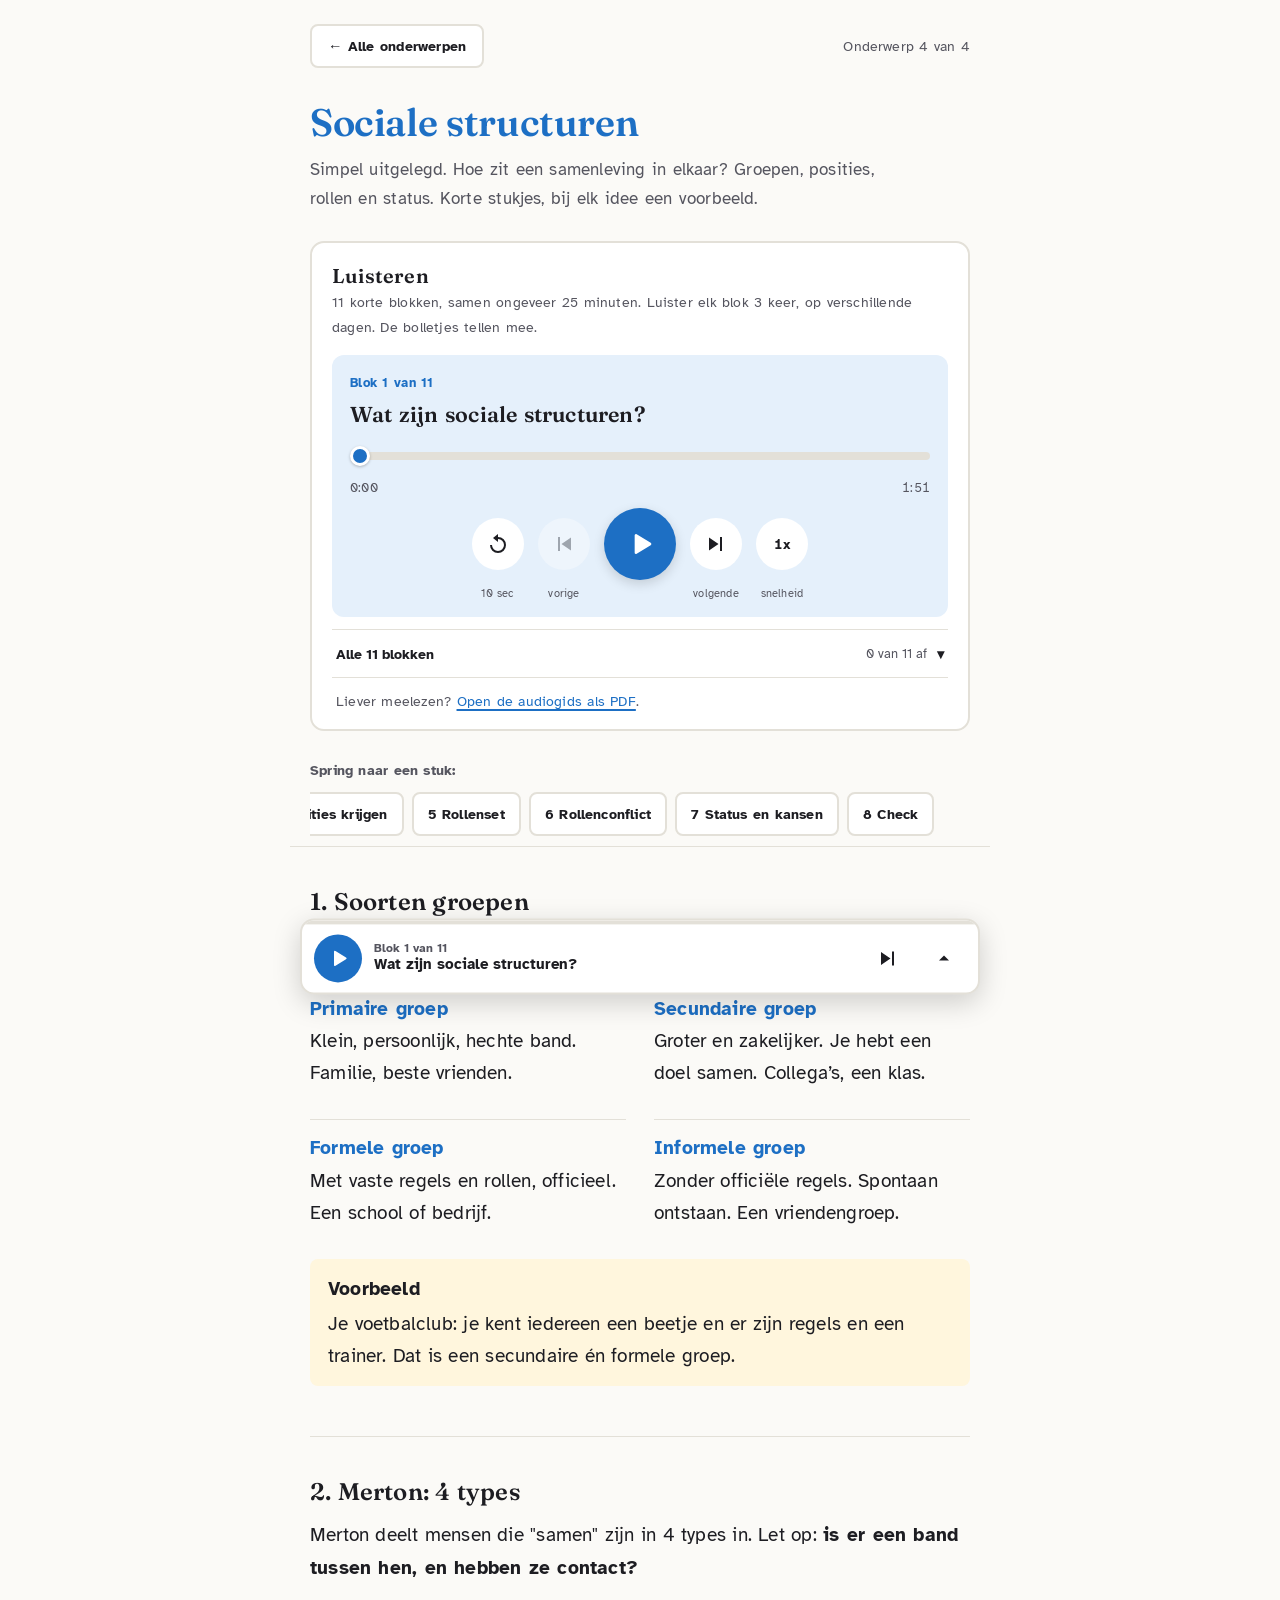
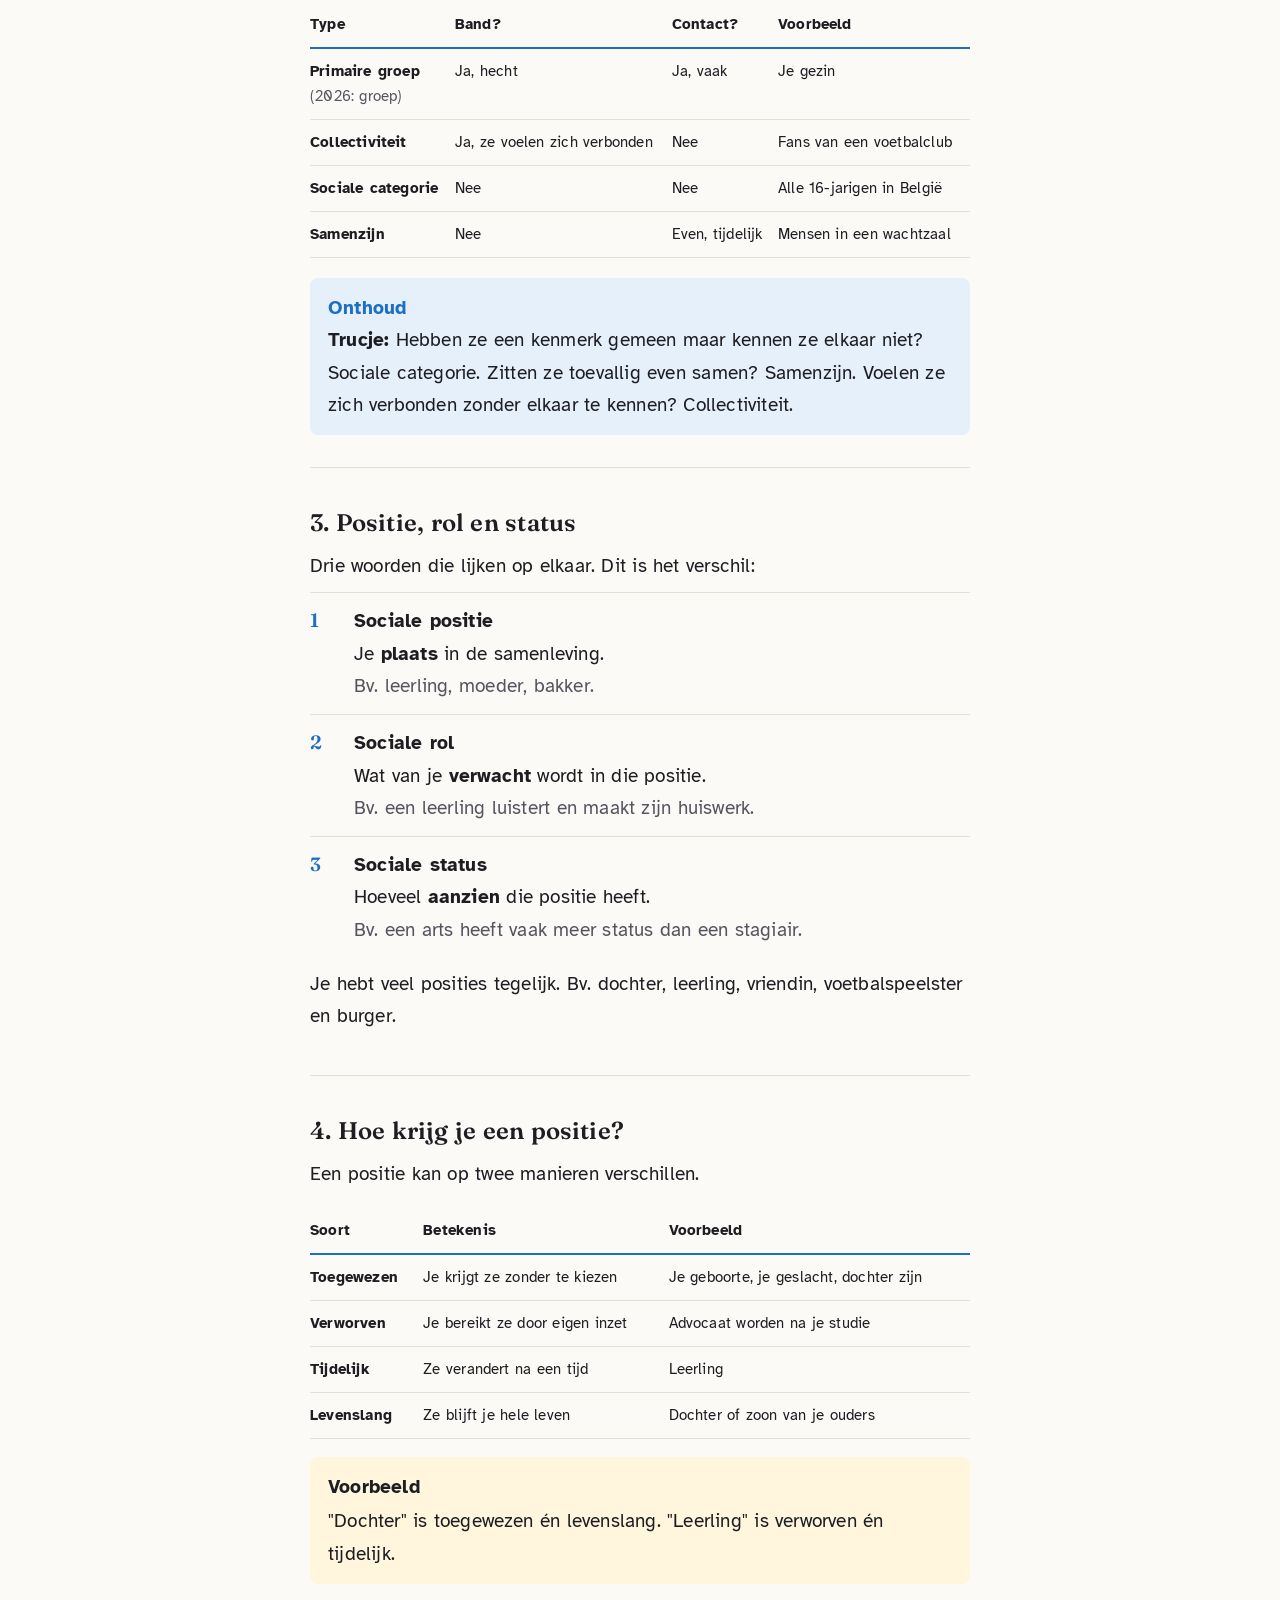
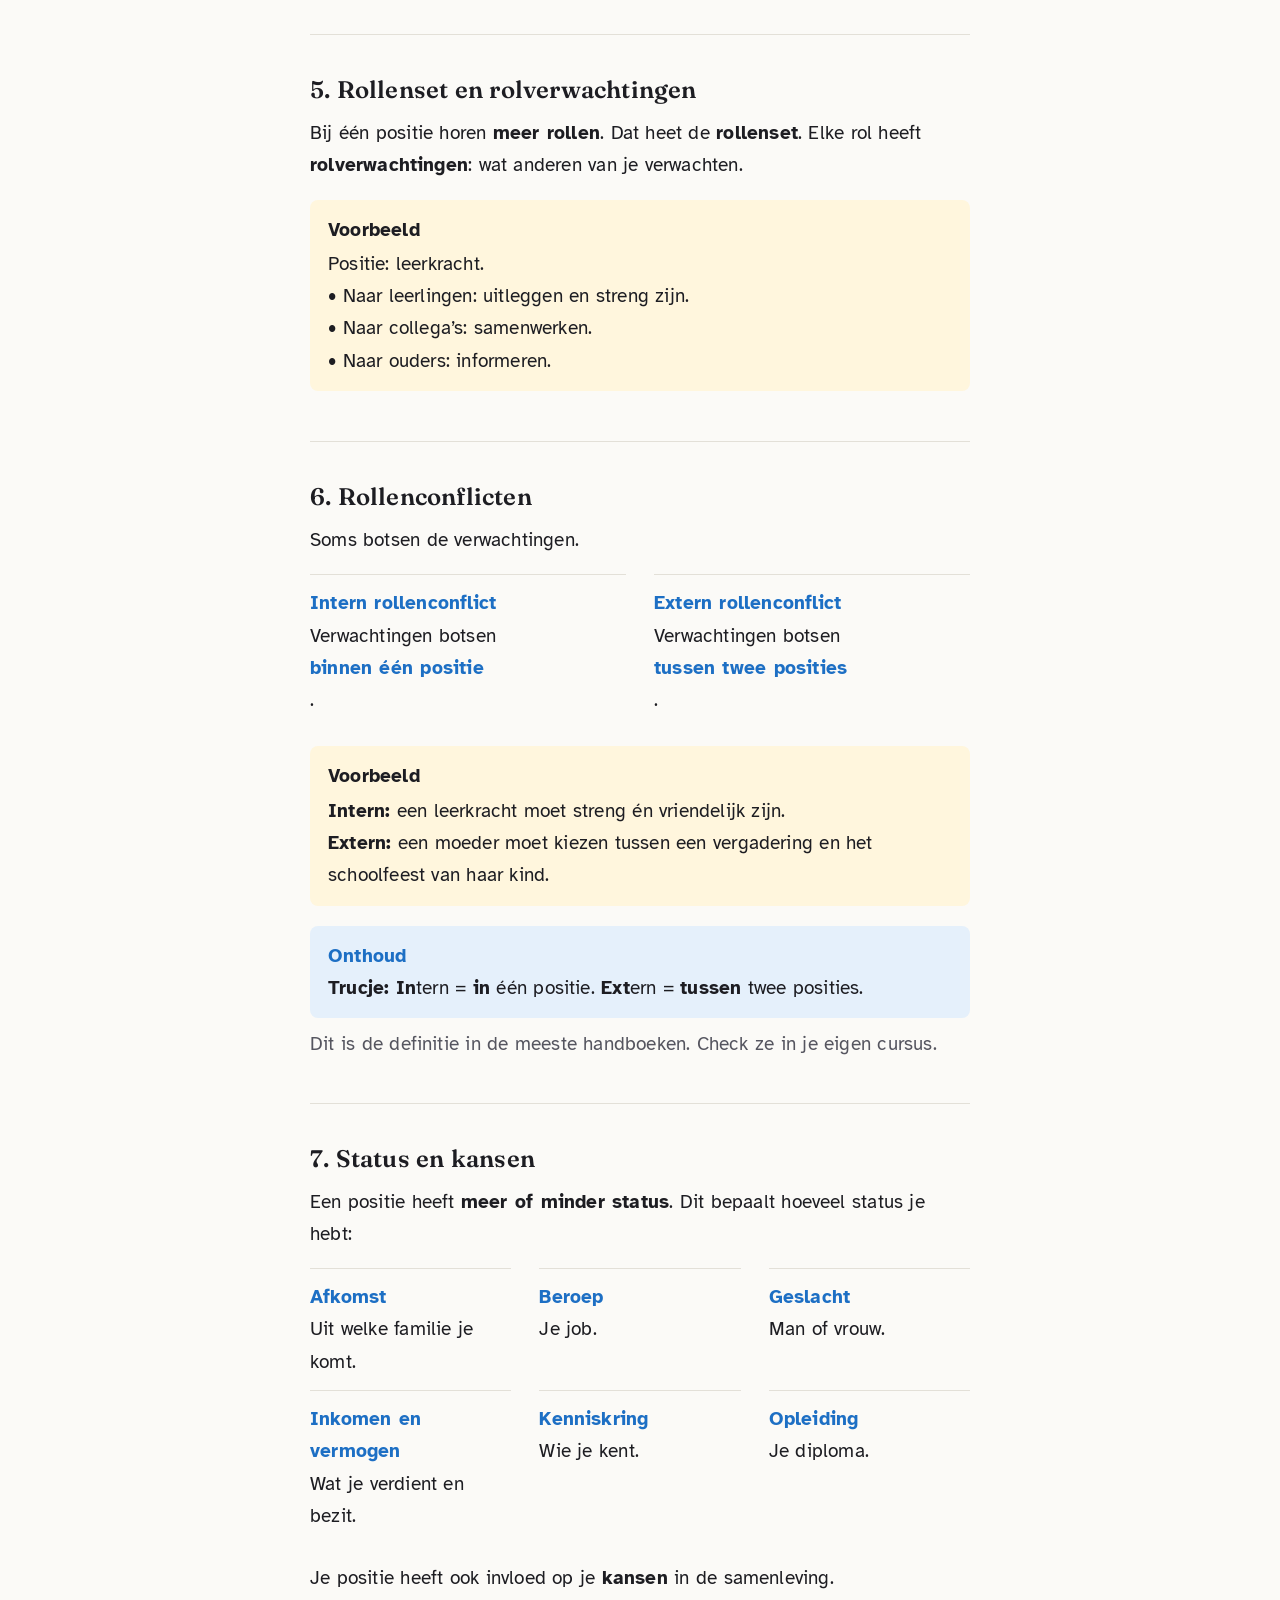
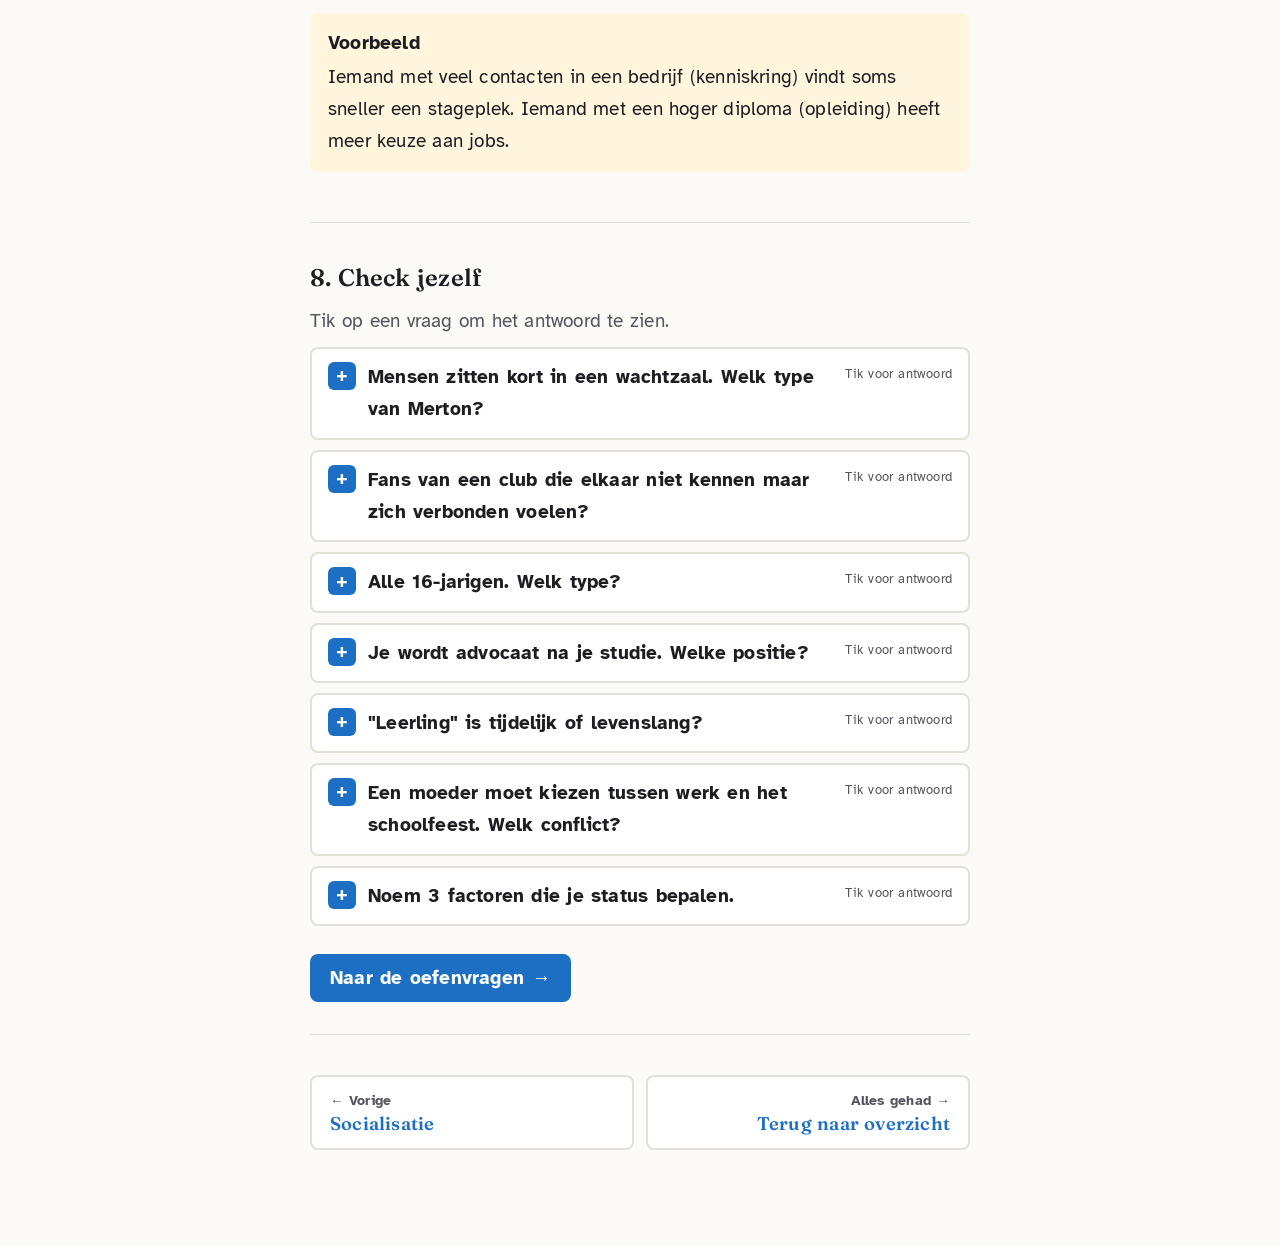
<file: Sociale structuren_ simpel uitgelegd.html>
<!DOCTYPE html>
<html lang="nl">
<head>
<meta charset="utf-8">
<meta name="viewport" content="width=device-width, initial-scale=1, viewport-fit=cover">
<title>Sociale structuren: simpel uitgelegd</title>
<link href="https://fonts.googleapis.com/css2?family=Atkinson+Hyperlegible:wght@400;700&family=Fraunces:opsz,wght@9..144,600&display=swap" rel="stylesheet">
<style>
:root{--bg:#fbfaf7;--card:#fff;--tx:#1d1d22;--mu:#55555f;--bd:#e3e0d8;--ex:#fff6dd;--exb:#e8c75a;--a:#1d6fc4;--tint:#e5f0fb;--on-a:#fff;
padding-top:env(safe-area-inset-top,0px);padding-bottom:env(safe-area-inset-bottom,0px)}
@media (prefers-color-scheme:dark){:root:not([data-theme="light"]){--bg:#16161a;--card:#202027;--tx:#f1f0ec;--mu:#b5b4bd;--bd:#34343e;--ex:#3a3320;--exb:#a88a2c;--a:#7db9f5;--tint:#1a2e45;--on-a:#16161a}}
:root[data-theme="dark"]{--bg:#16161a;--card:#202027;--tx:#f1f0ec;--mu:#b5b4bd;--bd:#34343e;--ex:#3a3320;--exb:#a88a2c;--a:#7db9f5;--tint:#1a2e45;--on-a:#16161a}
html{scroll-behavior:smooth;scroll-padding-top:84px;-webkit-text-size-adjust:100%}
*{box-sizing:border-box}
body{margin:0;background:var(--bg);color:var(--tx);font-family:"Atkinson Hyperlegible",Verdana,sans-serif;font-size:19px;line-height:1.7;letter-spacing:.01em;word-spacing:.06em;overflow-wrap:break-word}
main{max-width:700px;margin:0 auto;padding:0 20px 96px}
b{font-weight:700}
i,em{font-style:normal;font-weight:700}
a{color:var(--a);text-decoration:underline;text-underline-offset:3px;text-decoration-thickness:2px}
a:focus-visible,button:focus-visible,summary:focus-visible{outline:3px solid var(--a);outline-offset:3px;border-radius:6px}
.readbar{position:fixed;top:0;left:0;height:4px;width:0;background:var(--a);z-index:20}
.topbar{display:flex;justify-content:space-between;align-items:center;flex-wrap:wrap;gap:10px;padding:24px 0 0}
.back{display:inline-flex;align-items:center;gap:6px;min-height:44px;padding:0 16px;border:2px solid var(--bd);border-radius:8px;background:var(--card);color:var(--tx);text-decoration:none;font-weight:700;font-size:.9rem}
.back:hover{border-color:var(--a);color:var(--a)}
.stepno{color:var(--mu);font-size:.9rem}
h1{font-family:Fraunces,Georgia,serif;font-weight:600;font-size:clamp(1.7rem,7vw,2.4rem);hyphens:auto;line-height:1.15;letter-spacing:-.01em;margin:32px 0 12px;color:var(--a)}
h2{font-family:Fraunces,Georgia,serif;font-weight:600;font-size:1.5rem;line-height:1.25;margin:0 0 12px}
p{margin:10px 0}
.sub{color:var(--mu)}
main > .sub{font-size:1.05rem;max-width:36em}
.navlabel{margin:28px 0 0;font-size:.85rem;font-weight:700;color:var(--mu)}
.navwrap{position:sticky;top:0;z-index:10;background:var(--bg);margin:0 -20px;padding:0 20px;border-bottom:1px solid var(--bd)}
.navwrap:after{content:"";position:absolute;right:0;top:0;bottom:0;width:36px;background:linear-gradient(90deg,transparent,var(--bg));pointer-events:none}
.nav{display:flex;gap:8px;overflow-x:auto;padding:10px 36px 10px 0;scrollbar-width:none;-webkit-overflow-scrolling:touch}
.nav::-webkit-scrollbar{display:none}
.nav a{flex-shrink:0;display:inline-flex;align-items:center;min-height:44px;padding:0 14px;border:2px solid var(--bd);border-radius:8px;background:var(--card);color:var(--tx);text-decoration:none;font-weight:700;font-size:.85rem;white-space:nowrap;cursor:pointer}
.nav a:hover{border-color:var(--a)}
.nav a.on{background:var(--a);border-color:var(--a);color:var(--on-a)}
section{padding:40px 0 32px;border-bottom:1px solid var(--bd);counter-reset:st}
.row{display:grid;grid-template-columns:repeat(auto-fit,minmax(180px,1fr));gap:0 28px;margin:18px 0}
.box{padding:12px 0;border-top:1px solid var(--bd)}
.box b{display:block;color:var(--a)}
.box i{display:none}
.ex{background:var(--ex);border-radius:8px;padding:14px 18px;margin:18px 0}
.ex:before{content:"Voorbeeld";display:block;font-weight:700;margin-bottom:2px}
.eff{margin:8px 0 4px;color:var(--mu)}
.eff:before{content:"Invloed op gedrag: ";font-weight:700;color:var(--tx)}
.step{display:grid;grid-template-columns:2rem 1fr;gap:12px;padding:12px 0;border-top:1px solid var(--bd);counter-increment:st}
.step.plain{grid-template-columns:1fr}
.step .e{font-family:Fraunces,Georgia,serif;font-weight:600;font-size:1.2rem;color:var(--a);line-height:1.6}
.step .e:before{content:counter(st)}
.pill{display:inline-block;background:var(--a);color:var(--on-a);padding:0 10px;border-radius:6px;font-weight:700;font-size:1rem;line-height:1.6}
.tip{background:var(--tint);border-radius:8px;padding:14px 18px;margin-top:20px}
.tip:before{content:"Onthoud";display:block;font-weight:700;color:var(--a)}
.tablewrap{overflow-x:auto;margin:18px 0;-webkit-overflow-scrolling:touch}
.tablehint{display:none;font-size:.85rem;color:var(--mu);margin:14px 0 -10px}
table{border-collapse:collapse;width:100%;min-width:460px;font-size:.92rem}
td,th{padding:10px 12px 10px 0;vertical-align:top;text-align:left;border-bottom:1px solid var(--bd)}
th{border-bottom:2px solid var(--a);font-weight:700}
details{background:var(--card);border:2px solid var(--bd);border-radius:8px;margin:10px 0}
details:hover{border-color:var(--a)}
summary{list-style:none;display:flex;align-items:flex-start;gap:12px;min-height:48px;padding:12px 16px;font-weight:700;cursor:pointer}
summary::-webkit-details-marker{display:none}
summary:before{content:"+";flex-shrink:0;width:28px;height:28px;border-radius:6px;background:var(--a);color:var(--on-a);display:grid;place-items:center;font-size:1.2rem;line-height:1;margin-top:1px}
details[open] summary:before{content:"\2212"}
summary:after{content:"Tik voor antwoord";margin-left:auto;flex-shrink:0;font-size:.8rem;font-weight:400;color:var(--mu);padding-top:3px}
details[open] summary:after{content:"Verberg"}
details p{margin:0;padding:0 16px 14px 56px}
details p:before{content:"Antwoord: ";font-weight:700;color:var(--a)}
a.btn{display:inline-flex;align-items:center;gap:8px;min-height:48px;margin-top:18px;background:var(--a);color:var(--on-a);text-decoration:none;font-weight:700;border-radius:8px;padding:0 20px}
a.btn:after{content:"\2192"}
a.btn:hover{filter:brightness(1.08)}
.pager{display:grid;grid-template-columns:1fr 1fr;gap:12px;margin-top:40px}
.pager a{display:flex;flex-direction:column;justify-content:center;min-height:72px;padding:12px 18px;border:2px solid var(--bd);border-radius:8px;background:var(--card);color:var(--tx);text-decoration:none}
.pager a:hover{border-color:var(--a)}
.pager small{color:var(--mu);font-size:.85rem;font-weight:700}
.pager b{font-family:Fraunces,Georgia,serif;font-weight:600;font-size:1.15rem;line-height:1.3;color:var(--a)}
.pager .next{grid-column:2;text-align:right}
@media (max-width:540px){
 body{font-size:18px}
 main{padding:0 16px 80px}
 .navwrap{margin:0 -16px;padding:0 16px}
 h1{margin-top:24px}
 h2{font-size:1.35rem}
 section{padding:32px 0 26px}
 .row{grid-template-columns:1fr}
 .tablehint{display:block}
 summary:after{display:none}
 details p{padding-left:16px}
 .pager{grid-template-columns:1fr}
 .pager .next{grid-column:1;text-align:left}
 a.btn{width:100%;justify-content:center}
}
@media (prefers-reduced-motion:reduce){html{scroll-behavior:auto}}
</style>
<link rel="stylesheet" href="luisteren.css">
</head>
<body>
<main>
<div class="readbar"></div>
<div class="topbar"><a class="back" href="index.html">&larr; Alle onderwerpen</a><span class="stepno">Onderwerp 4 van 4</span></div>

<h1>Sociale structuren</h1>
<p class="sub">Simpel uitgelegd. Hoe zit een samenleving in elkaar? Groepen, posities, rollen en status. Korte stukjes, bij elk idee een voorbeeld.</p>
<section class="listen" id="luister">
<h2>Luisteren</h2>
<p class="listen-sub">11 korte blokken, samen ongeveer 25 minuten. Luister elk blok 3 keer, op verschillende dagen. De bolletjes tellen mee.</p>
<ol class="tracks">
<li><a href="Blok%203.1%20Wat%20zijn%20sociale%20structuren.mp3" data-dur="1:51">Wat zijn sociale structuren?</a></li>
<li><a href="Blok%203.2%20Cultuur%2C%20normen%20en%20waarden.mp3" data-dur="2:52">Cultuur, normen en waarden</a></li>
<li><a href="Blok%203%20Status%20en%20rol.mp3" data-dur="1:54">Status en rol</a></li>
<li><a href="Blok%203.4%20Socialisatie.mp3" data-dur="2:13">Socialisatie</a></li>
<li><a href="Blok%203.5%20Groepen.mp3" data-dur="2:16">Groepen</a></li>
<li><a href="Blok%203.6%20Instituties.mp3" data-dur="2:00">Instituties</a></li>
<li><a href="Blok%203.7%20Sociale%20ongelijkheid.mp3" data-dur="2:59">Sociale ongelijkheid</a></li>
<li><a href="Blok%203.8%20Drie%20grote%20theorieen.mp3" data-dur="2:52">Drie grote theorieën</a></li>
<li><a href="Blok%203.9%20Sociale%20verandering.mp3" data-dur="1:56">Sociale verandering</a></li>
<li><a href="Blok%203.10%20Grote%20herhaling.mp3" data-dur="1:32">Grote herhaling</a></li>
<li><a href="Blok%203.11%20Zelftest%20voor%20luisteraars.mp3" data-dur="2:53">Zelftest voor luisteraars</a></li>
</ol>
<p class="listen-foot">Liever meelezen? <a href="Audio-studiegids%203.%20Sociale%20structuren.pdf">Open de audiogids als PDF</a>.</p>
</section>
<p class="navlabel">Spring naar een stuk:</p>
<div class="navwrap"><div class="nav"><a href="#luister">Luisteren</a><a href="#a">1 Groepen</a><a href="#b">2 Merton</a><a href="#c">3 Positie, rol, status</a><a href="#d">4 Posities krijgen</a><a href="#e">5 Rollenset</a><a href="#f">6 Rollenconflict</a><a href="#g">7 Status en kansen</a><a href="#h">8 Check</a></div></div>

<section id="a">
<h2>1. Soorten groepen</h2>
<p>Je deelt groepen op 2 manieren in.</p>
<div class="row">
<div class="box"><b>Primaire groep</b>Klein, persoonlijk, hechte band. Familie, beste vrienden.</div>
<div class="box"><b>Secundaire groep</b>Groter en zakelijker. Je hebt een doel samen. Collega’s, een klas.</div></div>
<div class="row">
<div class="box"><b>Formele groep</b>Met vaste regels en rollen, officieel. Een school of bedrijf.</div>
<div class="box"><b>Informele groep</b>Zonder officiële regels. Spontaan ontstaan. Een vriendengroep.</div></div>
<div class="ex">Je voetbalclub: je kent iedereen een beetje en er zijn regels en een trainer. Dat is een secundaire én formele groep.</div>
</section>

<section id="b">
<h2>2. Merton: 4 types</h2>
<p>Merton deelt mensen die "samen" zijn in 4 types in. Let op: <b>is er een band tussen hen, en hebben ze contact?</b></p>
<p class="tablehint">Schuif de tabel opzij om alles te zien.</p><div class="tablewrap"><table>
<tr><th>Type</th><th>Band?</th><th>Contact?</th><th>Voorbeeld</th></tr>
<tr><td> <b>Primaire groep</b><br><span class="sub">(2026: groep)</span></td><td>Ja, hecht</td><td>Ja, vaak</td><td>Je gezin</td></tr>
<tr><td> <b>Collectiviteit</b></td><td>Ja, ze voelen zich verbonden</td><td>Nee</td><td>Fans van een voetbalclub</td></tr>
<tr><td> <b>Sociale categorie</b></td><td>Nee</td><td>Nee</td><td>Alle 16-jarigen in België</td></tr>
<tr><td> <b>Samenzijn</b></td><td>Nee</td><td>Even, tijdelijk</td><td>Mensen in een wachtzaal</td></tr>
</table></div>
<div class="tip"><b>Trucje:</b> Hebben ze een kenmerk gemeen maar kennen ze elkaar niet? Sociale categorie. Zitten ze toevallig even samen? Samenzijn. Voelen ze zich verbonden zonder elkaar te kennen? Collectiviteit.</div>
</section>

<section id="c">
<h2>3. Positie, rol en status</h2>
<p>Drie woorden die lijken op elkaar. Dit is het verschil:</p>
<div class="step"><div class="e"></div><div><b>Sociale positie</b><br>Je <i>plaats</i> in de samenleving.<br><span class="sub">Bv. leerling, moeder, bakker.</span></div></div>
<div class="step"><div class="e"></div><div><b>Sociale rol</b><br>Wat van je <i>verwacht</i> wordt in die positie.<br><span class="sub">Bv. een leerling luistert en maakt zijn huiswerk.</span></div></div>
<div class="step"><div class="e"></div><div><b>Sociale status</b><br>Hoeveel <i>aanzien</i> die positie heeft.<br><span class="sub">Bv. een arts heeft vaak meer status dan een stagiair.</span></div></div>
<p>Je hebt veel posities tegelijk. Bv. dochter, leerling, vriendin, voetbalspeelster en burger.</p>
</section>

<section id="d">
<h2>4. Hoe krijg je een positie?</h2>
<p>Een positie kan op twee manieren verschillen.</p>
<p class="tablehint">Schuif de tabel opzij om alles te zien.</p><div class="tablewrap"><table>
<tr><th>Soort</th><th>Betekenis</th><th>Voorbeeld</th></tr>
<tr><td> <b>Toegewezen</b></td><td>Je krijgt ze zonder te kiezen</td><td>Je geboorte, je geslacht, dochter zijn</td></tr>
<tr><td> <b>Verworven</b></td><td>Je bereikt ze door eigen inzet</td><td>Advocaat worden na je studie</td></tr>
<tr><td> <b>Tijdelijk</b></td><td>Ze verandert na een tijd</td><td>Leerling</td></tr>
<tr><td> <b>Levenslang</b></td><td>Ze blijft je hele leven</td><td>Dochter of zoon van je ouders</td></tr>
</table></div>
<div class="ex">"Dochter" is toegewezen én levenslang. "Leerling" is verworven én tijdelijk.</div>
</section>

<section id="e">
<h2>5. Rollenset en rolverwachtingen</h2>
<p>Bij één positie horen <b>meer rollen</b>. Dat heet de <b>rollenset</b>. Elke rol heeft <b>rolverwachtingen</b>: wat anderen van je verwachten.</p>
<div class="ex">Positie: leerkracht.<br>• Naar leerlingen: uitleggen en streng zijn.<br>• Naar collega’s: samenwerken.<br>• Naar ouders: informeren.</div>
</section>

<section id="f">
<h2>6. Rollenconflicten</h2>
<p>Soms botsen de verwachtingen.</p>
<div class="row">
<div class="box"><b>Intern rollenconflict</b>Verwachtingen botsen <b>binnen één positie</b>.</div>
<div class="box"><b>Extern rollenconflict</b>Verwachtingen botsen <b>tussen twee posities</b>.</div></div>
<div class="ex"><b>Intern:</b> een leerkracht moet streng én vriendelijk zijn.<br><b>Extern:</b> een moeder moet kiezen tussen een vergadering en het schoolfeest van haar kind.</div>
<div class="tip"><b>Trucje:</b> <b>In</b>tern = <b>in</b> één positie. <b>Ext</b>ern = <b>tussen</b> twee posities.</div>
<p class="sub">Dit is de definitie in de meeste handboeken. Check ze in je eigen cursus.</p>
</section>

<section id="g">
<h2>7. Status en kansen</h2>
<p>Een positie heeft <b>meer of minder status</b>. Dit bepaalt hoeveel status je hebt:</p>
<div class="row">
<div class="box"><b>Afkomst</b>Uit welke familie je komt.</div>
<div class="box"><b>Beroep</b>Je job.</div>
<div class="box"><b>Geslacht</b>Man of vrouw.</div>
<div class="box"><b>Inkomen en vermogen</b>Wat je verdient en bezit.</div>
<div class="box"><b>Kenniskring</b>Wie je kent.</div>
<div class="box"><b>Opleiding</b>Je diploma.</div></div>
<p>Je positie heeft ook invloed op je <b>kansen</b> in de samenleving.</p>
<div class="ex">Iemand met veel contacten in een bedrijf (kenniskring) vindt soms sneller een stageplek. Iemand met een hoger diploma (opleiding) heeft meer keuze aan jobs.</div>
</section>

<section id="h">
<h2>8. Check jezelf</h2>
<p class="sub">Tik op een vraag om het antwoord te zien.</p>
<details><summary>Mensen zitten kort in een wachtzaal. Welk type van Merton?</summary><p>Samenzijn</p></details>
<details><summary>Fans van een club die elkaar niet kennen maar zich verbonden voelen?</summary><p>Collectiviteit</p></details>
<details><summary>Alle 16-jarigen. Welk type?</summary><p>Sociale categorie</p></details>
<details><summary>Je wordt advocaat na je studie. Welke positie?</summary><p>Verworven</p></details>
<details><summary>"Leerling" is tijdelijk of levenslang?</summary><p>Tijdelijk</p></details>
<details><summary>Een moeder moet kiezen tussen werk en het schoolfeest. Welk conflict?</summary><p>Extern rollenconflict ↔</p></details>
<details><summary>Noem 3 factoren die je status bepalen.</summary><p>Bv. beroep, opleiding en inkomen en vermogen. Ook afkomst, geslacht en kenniskring.</p></details>
<a class="btn" href="https://claude.ai/artifact/EU3L5DRPMBydDbmRwm5G1A">Naar de oefenvragen</a>
</section>
<nav class="pager"><a class="prev" href="Socialisatie_%20simpel%20uitgelegd.html"><small>&larr; Vorige</small><b>Socialisatie</b></a><a class="next" href="index.html"><small>Alles gehad &rarr;</small><b>Terug naar overzicht</b></a></nav>
</main>
<script>
(function(){
var bar=document.querySelector('.readbar'),last=null;
var links=[].slice.call(document.querySelectorAll('.nav a'));
function upd(){
 var h=document.documentElement,max=h.scrollHeight-h.clientHeight;
 bar.style.width=(max>0?h.scrollTop/max*100:0)+'%';
 var cur=null;
 links.forEach(function(a){var s=document.querySelector(a.getAttribute('href'));if(s&&s.getBoundingClientRect().top<120)cur=a;});
 links.forEach(function(a){a.classList.toggle('on',a===cur);});
 if(cur&&cur!==last){last=cur;cur.parentNode.scrollTo({left:cur.offsetLeft-20,behavior:'smooth'});}
}
window.addEventListener('scroll',upd,{passive:true});upd();
})();
</script>
<script src="luisteren.js"></script>
</body>
</html>
</file>
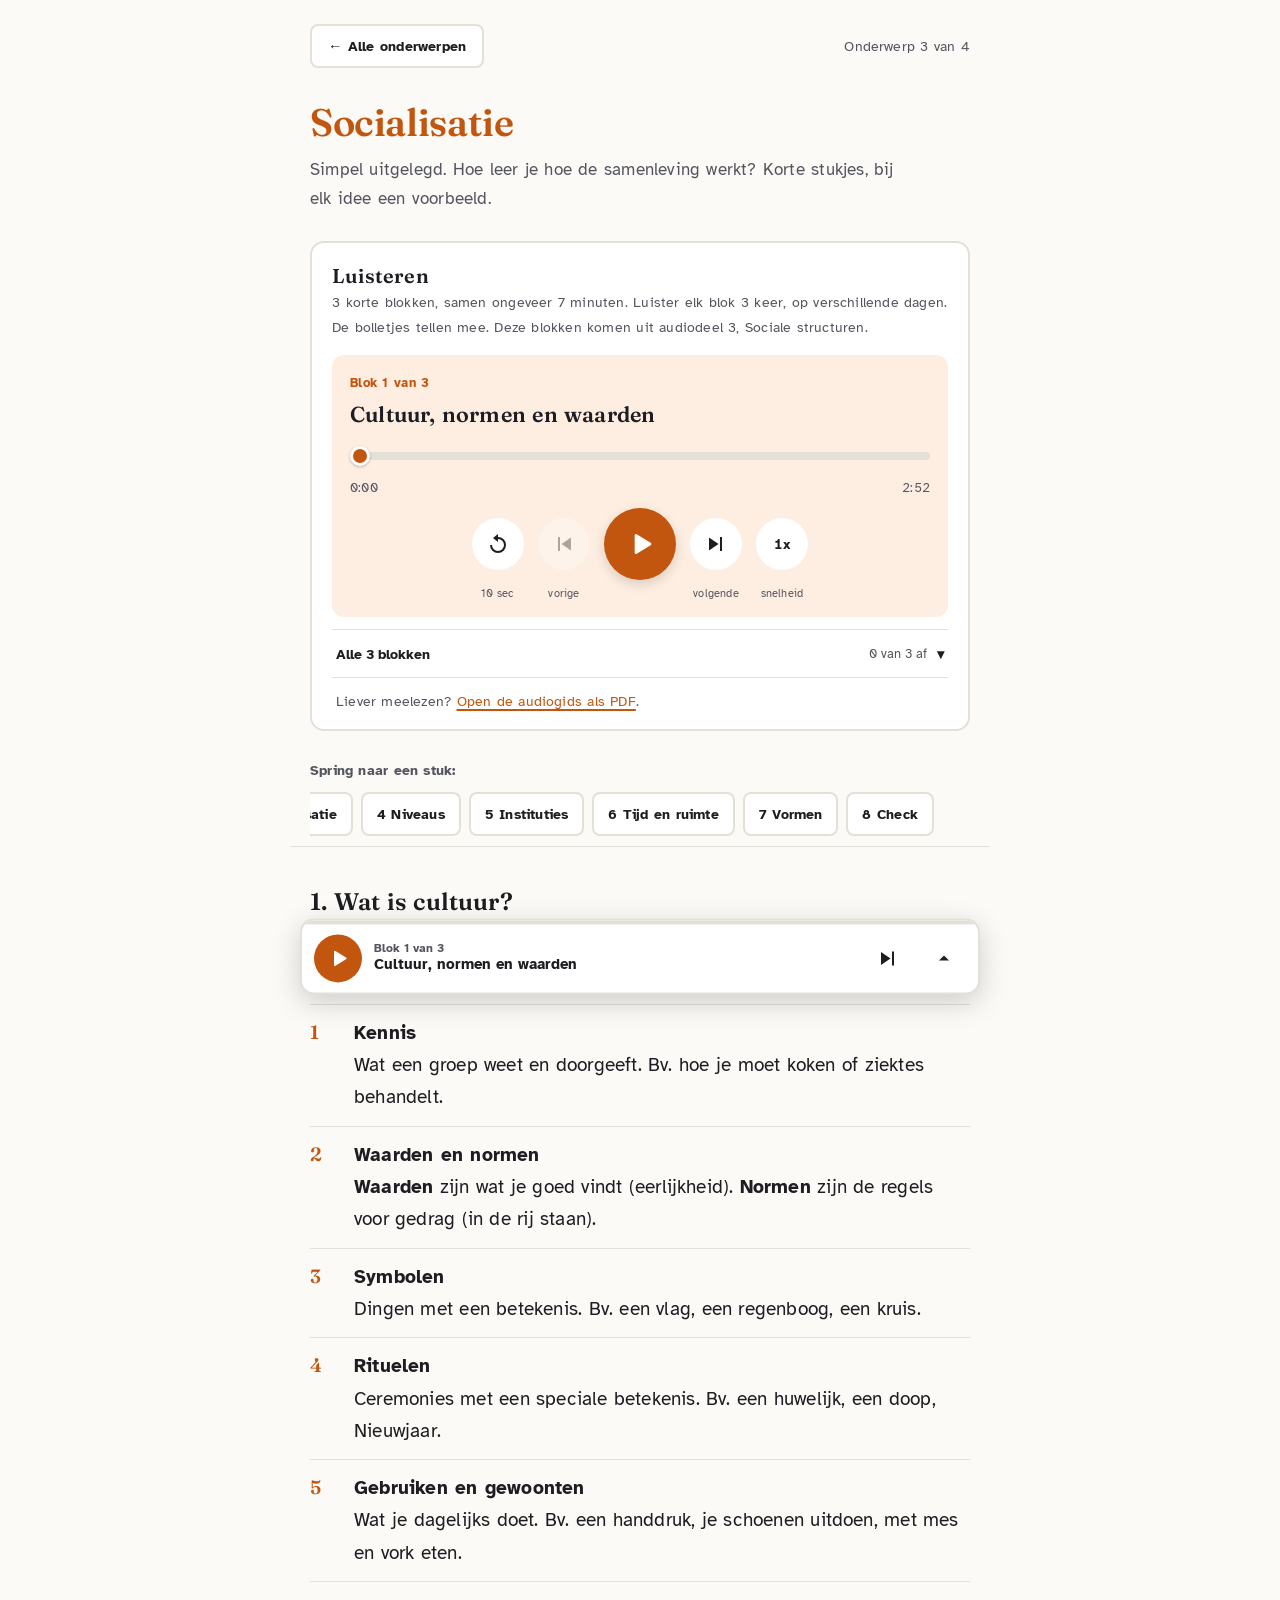
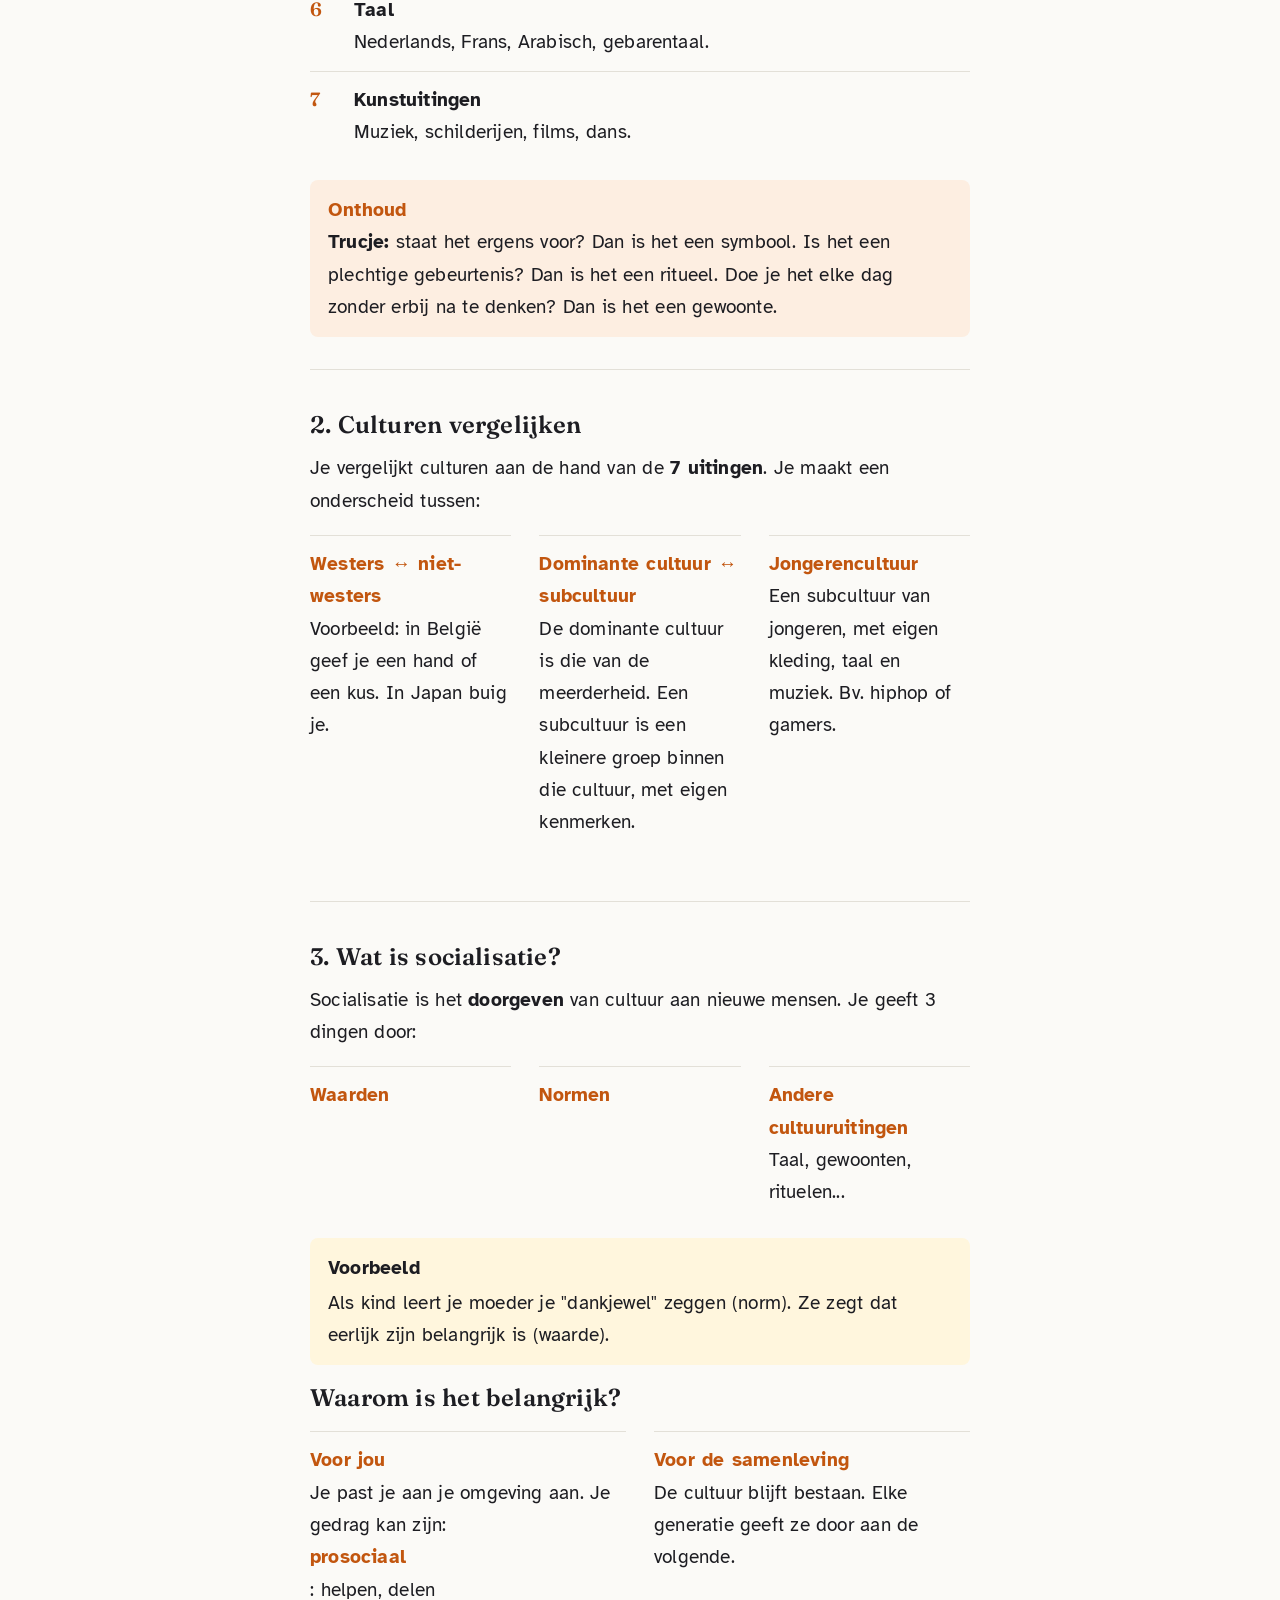
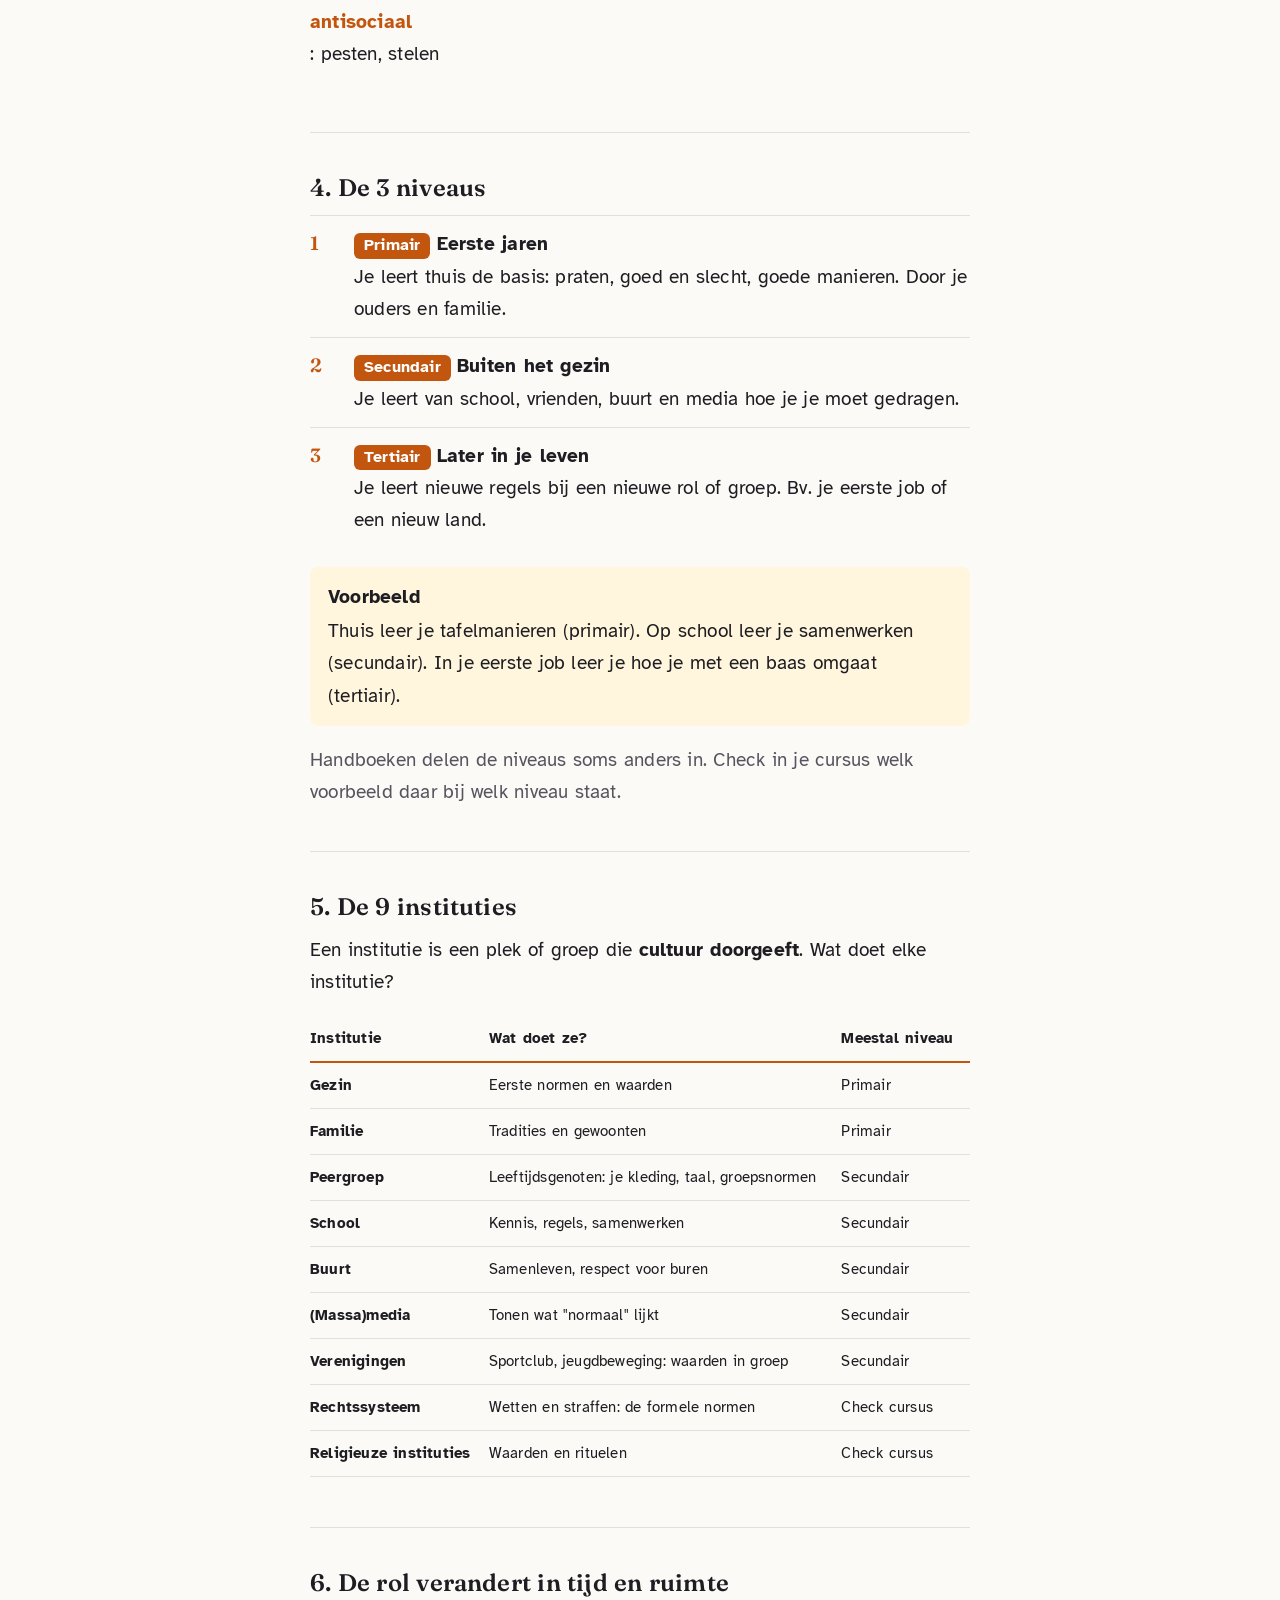
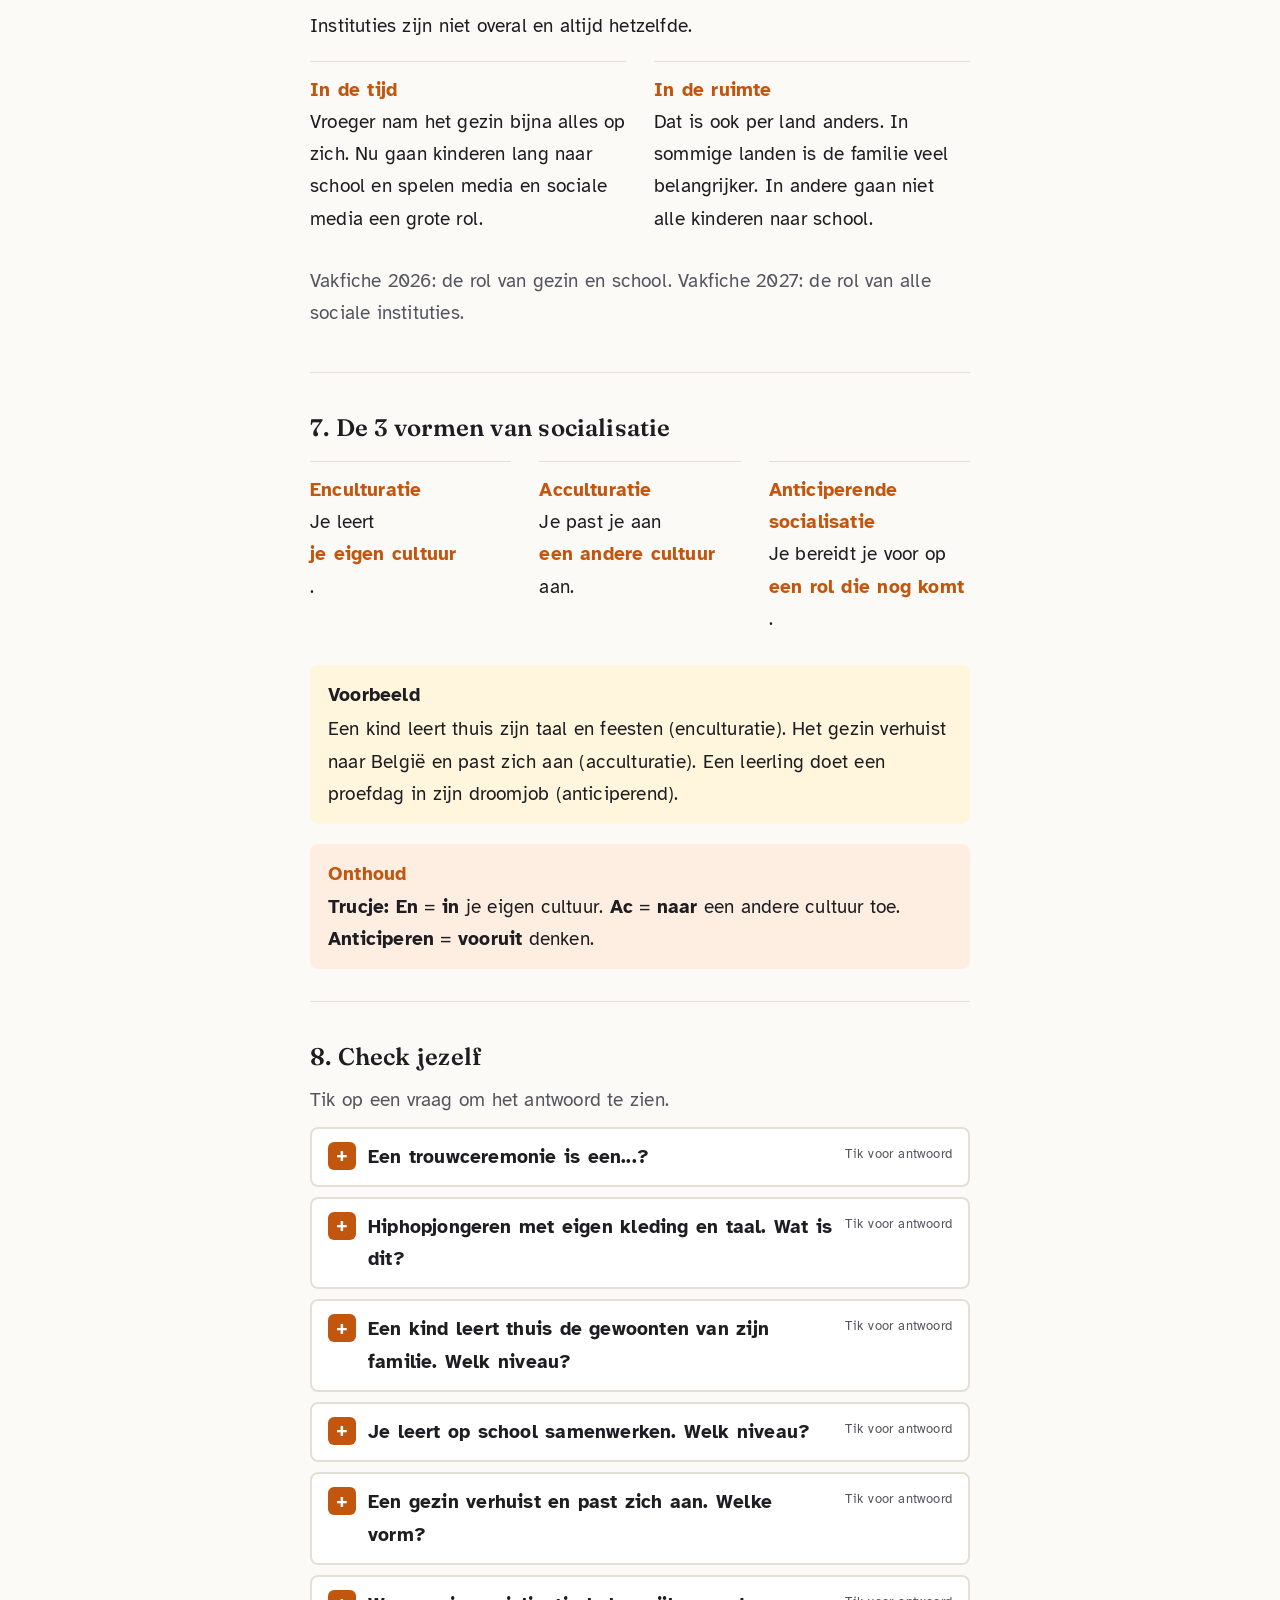
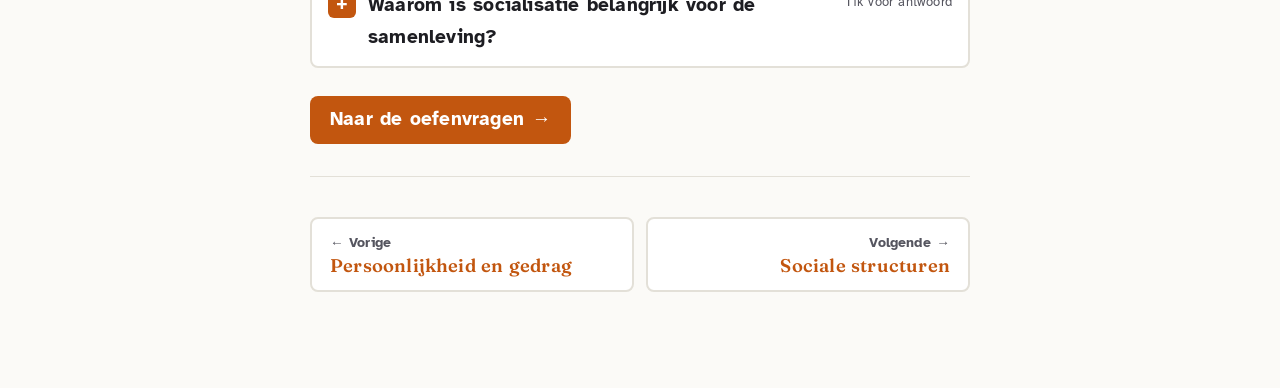
<file: Socialisatie_ simpel uitgelegd.html>
<!DOCTYPE html>
<html lang="nl">
<head>
<meta charset="utf-8">
<meta name="viewport" content="width=device-width, initial-scale=1, viewport-fit=cover">
<title>Socialisatie: simpel uitgelegd</title>
<link href="https://fonts.googleapis.com/css2?family=Atkinson+Hyperlegible:wght@400;700&family=Fraunces:opsz,wght@9..144,600&display=swap" rel="stylesheet">
<style>
:root{--bg:#fbfaf7;--card:#fff;--tx:#1d1d22;--mu:#55555f;--bd:#e3e0d8;--ex:#fff6dd;--exb:#e8c75a;--a:#c2560f;--tint:#fdeee1;--on-a:#fff;
padding-top:env(safe-area-inset-top,0px);padding-bottom:env(safe-area-inset-bottom,0px)}
@media (prefers-color-scheme:dark){:root:not([data-theme="light"]){--bg:#16161a;--card:#202027;--tx:#f1f0ec;--mu:#b5b4bd;--bd:#34343e;--ex:#3a3320;--exb:#a88a2c;--a:#f5a468;--tint:#3d2a1a;--on-a:#16161a}}
:root[data-theme="dark"]{--bg:#16161a;--card:#202027;--tx:#f1f0ec;--mu:#b5b4bd;--bd:#34343e;--ex:#3a3320;--exb:#a88a2c;--a:#f5a468;--tint:#3d2a1a;--on-a:#16161a}
html{scroll-behavior:smooth;scroll-padding-top:84px;-webkit-text-size-adjust:100%}
*{box-sizing:border-box}
body{margin:0;background:var(--bg);color:var(--tx);font-family:"Atkinson Hyperlegible",Verdana,sans-serif;font-size:19px;line-height:1.7;letter-spacing:.01em;word-spacing:.06em;overflow-wrap:break-word}
main{max-width:700px;margin:0 auto;padding:0 20px 96px}
b{font-weight:700}
i,em{font-style:normal;font-weight:700}
a{color:var(--a);text-decoration:underline;text-underline-offset:3px;text-decoration-thickness:2px}
a:focus-visible,button:focus-visible,summary:focus-visible{outline:3px solid var(--a);outline-offset:3px;border-radius:6px}
.readbar{position:fixed;top:0;left:0;height:4px;width:0;background:var(--a);z-index:20}
.topbar{display:flex;justify-content:space-between;align-items:center;flex-wrap:wrap;gap:10px;padding:24px 0 0}
.back{display:inline-flex;align-items:center;gap:6px;min-height:44px;padding:0 16px;border:2px solid var(--bd);border-radius:8px;background:var(--card);color:var(--tx);text-decoration:none;font-weight:700;font-size:.9rem}
.back:hover{border-color:var(--a);color:var(--a)}
.stepno{color:var(--mu);font-size:.9rem}
h1{font-family:Fraunces,Georgia,serif;font-weight:600;font-size:clamp(1.7rem,7vw,2.4rem);hyphens:auto;line-height:1.15;letter-spacing:-.01em;margin:32px 0 12px;color:var(--a)}
h2{font-family:Fraunces,Georgia,serif;font-weight:600;font-size:1.5rem;line-height:1.25;margin:0 0 12px}
p{margin:10px 0}
.sub{color:var(--mu)}
main > .sub{font-size:1.05rem;max-width:36em}
.navlabel{margin:28px 0 0;font-size:.85rem;font-weight:700;color:var(--mu)}
.navwrap{position:sticky;top:0;z-index:10;background:var(--bg);margin:0 -20px;padding:0 20px;border-bottom:1px solid var(--bd)}
.navwrap:after{content:"";position:absolute;right:0;top:0;bottom:0;width:36px;background:linear-gradient(90deg,transparent,var(--bg));pointer-events:none}
.nav{display:flex;gap:8px;overflow-x:auto;padding:10px 36px 10px 0;scrollbar-width:none;-webkit-overflow-scrolling:touch}
.nav::-webkit-scrollbar{display:none}
.nav a{flex-shrink:0;display:inline-flex;align-items:center;min-height:44px;padding:0 14px;border:2px solid var(--bd);border-radius:8px;background:var(--card);color:var(--tx);text-decoration:none;font-weight:700;font-size:.85rem;white-space:nowrap;cursor:pointer}
.nav a:hover{border-color:var(--a)}
.nav a.on{background:var(--a);border-color:var(--a);color:var(--on-a)}
section{padding:40px 0 32px;border-bottom:1px solid var(--bd);counter-reset:st}
.row{display:grid;grid-template-columns:repeat(auto-fit,minmax(180px,1fr));gap:0 28px;margin:18px 0}
.box{padding:12px 0;border-top:1px solid var(--bd)}
.box b{display:block;color:var(--a)}
.box i{display:none}
.ex{background:var(--ex);border-radius:8px;padding:14px 18px;margin:18px 0}
.ex:before{content:"Voorbeeld";display:block;font-weight:700;margin-bottom:2px}
.eff{margin:8px 0 4px;color:var(--mu)}
.eff:before{content:"Invloed op gedrag: ";font-weight:700;color:var(--tx)}
.step{display:grid;grid-template-columns:2rem 1fr;gap:12px;padding:12px 0;border-top:1px solid var(--bd);counter-increment:st}
.step.plain{grid-template-columns:1fr}
.step .e{font-family:Fraunces,Georgia,serif;font-weight:600;font-size:1.2rem;color:var(--a);line-height:1.6}
.step .e:before{content:counter(st)}
.pill{display:inline-block;background:var(--a);color:var(--on-a);padding:0 10px;border-radius:6px;font-weight:700;font-size:1rem;line-height:1.6}
.tip{background:var(--tint);border-radius:8px;padding:14px 18px;margin-top:20px}
.tip:before{content:"Onthoud";display:block;font-weight:700;color:var(--a)}
.tablewrap{overflow-x:auto;margin:18px 0;-webkit-overflow-scrolling:touch}
.tablehint{display:none;font-size:.85rem;color:var(--mu);margin:14px 0 -10px}
table{border-collapse:collapse;width:100%;min-width:460px;font-size:.92rem}
td,th{padding:10px 12px 10px 0;vertical-align:top;text-align:left;border-bottom:1px solid var(--bd)}
th{border-bottom:2px solid var(--a);font-weight:700}
details{background:var(--card);border:2px solid var(--bd);border-radius:8px;margin:10px 0}
details:hover{border-color:var(--a)}
summary{list-style:none;display:flex;align-items:flex-start;gap:12px;min-height:48px;padding:12px 16px;font-weight:700;cursor:pointer}
summary::-webkit-details-marker{display:none}
summary:before{content:"+";flex-shrink:0;width:28px;height:28px;border-radius:6px;background:var(--a);color:var(--on-a);display:grid;place-items:center;font-size:1.2rem;line-height:1;margin-top:1px}
details[open] summary:before{content:"\2212"}
summary:after{content:"Tik voor antwoord";margin-left:auto;flex-shrink:0;font-size:.8rem;font-weight:400;color:var(--mu);padding-top:3px}
details[open] summary:after{content:"Verberg"}
details p{margin:0;padding:0 16px 14px 56px}
details p:before{content:"Antwoord: ";font-weight:700;color:var(--a)}
a.btn{display:inline-flex;align-items:center;gap:8px;min-height:48px;margin-top:18px;background:var(--a);color:var(--on-a);text-decoration:none;font-weight:700;border-radius:8px;padding:0 20px}
a.btn:after{content:"\2192"}
a.btn:hover{filter:brightness(1.08)}
.pager{display:grid;grid-template-columns:1fr 1fr;gap:12px;margin-top:40px}
.pager a{display:flex;flex-direction:column;justify-content:center;min-height:72px;padding:12px 18px;border:2px solid var(--bd);border-radius:8px;background:var(--card);color:var(--tx);text-decoration:none}
.pager a:hover{border-color:var(--a)}
.pager small{color:var(--mu);font-size:.85rem;font-weight:700}
.pager b{font-family:Fraunces,Georgia,serif;font-weight:600;font-size:1.15rem;line-height:1.3;color:var(--a)}
.pager .next{grid-column:2;text-align:right}
@media (max-width:540px){
 body{font-size:18px}
 main{padding:0 16px 80px}
 .navwrap{margin:0 -16px;padding:0 16px}
 h1{margin-top:24px}
 h2{font-size:1.35rem}
 section{padding:32px 0 26px}
 .row{grid-template-columns:1fr}
 .tablehint{display:block}
 summary:after{display:none}
 details p{padding-left:16px}
 .pager{grid-template-columns:1fr}
 .pager .next{grid-column:1;text-align:left}
 a.btn{width:100%;justify-content:center}
}
@media (prefers-reduced-motion:reduce){html{scroll-behavior:auto}}
</style>
<link rel="stylesheet" href="luisteren.css">
</head>
<body>
<main>
<div class="readbar"></div>
<div class="topbar"><a class="back" href="index.html">&larr; Alle onderwerpen</a><span class="stepno">Onderwerp 3 van 4</span></div>

<h1>Socialisatie</h1>
<p class="sub">Simpel uitgelegd. Hoe leer je hoe de samenleving werkt? Korte stukjes, bij elk idee een voorbeeld.</p>
<section class="listen" id="luister">
<h2>Luisteren</h2>
<p class="listen-sub">3 korte blokken, samen ongeveer 7 minuten. Luister elk blok 3 keer, op verschillende dagen. De bolletjes tellen mee. Deze blokken komen uit audiodeel 3, Sociale structuren.</p>
<ol class="tracks">
<li><a href="Blok%203.2%20Cultuur%2C%20normen%20en%20waarden.mp3" data-dur="2:52">Cultuur, normen en waarden</a></li>
<li><a href="Blok%203.4%20Socialisatie.mp3" data-dur="2:13">Socialisatie</a></li>
<li><a href="Blok%203.6%20Instituties.mp3" data-dur="2:00">Instituties</a></li>
</ol>
<p class="listen-foot">Liever meelezen? <a href="Audio-studiegids%203.%20Sociale%20structuren.pdf">Open de audiogids als PDF</a>.</p>
</section>
<p class="navlabel">Spring naar een stuk:</p>
<div class="navwrap"><div class="nav"><a href="#luister">Luisteren</a><a href="#a">1 Cultuur</a><a href="#b">2 Culturen vergelijken</a><a href="#c">3 Socialisatie</a><a href="#d">4 Niveaus</a><a href="#e">5 Instituties</a><a href="#f">6 Tijd en ruimte</a><a href="#g">7 Vormen</a><a href="#h">8 Check</a></div></div>

<section id="a">
<h2>1. Wat is cultuur?</h2>
<p>Cultuur is de <b>manier van leven</b> van een groep mensen. Ze bestaat uit <b>7 uitingen</b>. Zo herken je cultuur:</p>
<div class="step"><div class="e"></div><div><b>Kennis</b><br>Wat een groep weet en doorgeeft. Bv. hoe je moet koken of ziektes behandelt.</div></div>
<div class="step"><div class="e"></div><div><b>Waarden en normen</b><br><b>Waarden</b> zijn wat je goed vindt (eerlijkheid). <b>Normen</b> zijn de regels voor gedrag (in de rij staan).</div></div>
<div class="step"><div class="e"></div><div><b>Symbolen</b><br>Dingen met een betekenis. Bv. een vlag, een regenboog, een kruis.</div></div>
<div class="step"><div class="e"></div><div><b>Rituelen</b><br>Ceremonies met een speciale betekenis. Bv. een huwelijk, een doop, Nieuwjaar.</div></div>
<div class="step"><div class="e"></div><div><b>Gebruiken en gewoonten</b><br>Wat je dagelijks doet. Bv. een handdruk, je schoenen uitdoen, met mes en vork eten.</div></div>
<div class="step"><div class="e"></div><div><b>Taal</b><br>Nederlands, Frans, Arabisch, gebarentaal.</div></div>
<div class="step"><div class="e"></div><div><b>Kunstuitingen</b><br>Muziek, schilderijen, films, dans.</div></div>
<div class="tip"><b>Trucje:</b> staat het ergens voor? Dan is het een symbool. Is het een plechtige gebeurtenis? Dan is het een ritueel. Doe je het elke dag zonder erbij na te denken? Dan is het een gewoonte.</div>
</section>

<section id="b">
<h2>2. Culturen vergelijken</h2>
<p>Je vergelijkt culturen aan de hand van de <b>7 uitingen</b>. Je maakt een onderscheid tussen:</p>
<div class="row">
<div class="box"><b>Westers ↔ niet-westers</b>Voorbeeld: in België geef je een hand of een kus. In Japan buig je.</div>
<div class="box"><b>Dominante cultuur ↔ subcultuur</b>De dominante cultuur is die van de meerderheid. Een subcultuur is een kleinere groep binnen die cultuur, met eigen kenmerken.</div>
<div class="box"><b>Jongerencultuur</b>Een subcultuur van jongeren, met eigen kleding, taal en muziek. Bv. hiphop of gamers.</div></div>
</section>

<section id="c">
<h2>3. Wat is socialisatie?</h2>
<p>Socialisatie is het <b>doorgeven</b> van cultuur aan nieuwe mensen. Je geeft 3 dingen door:</p>
<div class="row"><div class="box"><b>Waarden</b></div><div class="box"><b>Normen</b></div><div class="box"><b>Andere cultuuruitingen</b>Taal, gewoonten, rituelen...</div></div>
<div class="ex">Als kind leert je moeder je "dankjewel" zeggen (norm). Ze zegt dat eerlijk zijn belangrijk is (waarde).</div>
<h2 style="margin-top:14px">Waarom is het belangrijk?</h2>
<div class="row">
<div class="box"><b>Voor jou</b>Je past je aan je omgeving aan. Je gedrag kan zijn:<br> <b>prosociaal</b>: helpen, delen<br> <b>antisociaal</b>: pesten, stelen</div>
<div class="box"><b>Voor de samenleving</b>De cultuur blijft bestaan. Elke generatie geeft ze door aan de volgende.</div></div>
</section>

<section id="d">
<h2>4. De 3 niveaus</h2>
<div class="step"><div class="e"></div><div><span class="pill">Primair</span> <b>Eerste jaren</b><br>Je leert thuis de basis: praten, goed en slecht, goede manieren. Door je ouders en familie.</div></div>
<div class="step"><div class="e"></div><div><span class="pill">Secundair</span> <b>Buiten het gezin</b><br>Je leert van school, vrienden, buurt en media hoe je je moet gedragen.</div></div>
<div class="step"><div class="e"></div><div><span class="pill">Tertiair</span> <b>Later in je leven</b><br>Je leert nieuwe regels bij een nieuwe rol of groep. Bv. je eerste job of een nieuw land.</div></div>
<div class="ex">Thuis leer je tafelmanieren (primair). Op school leer je samenwerken (secundair). In je eerste job leer je hoe je met een baas omgaat (tertiair).</div>
<p class="sub">Handboeken delen de niveaus soms anders in. Check in je cursus welk voorbeeld daar bij welk niveau staat.</p>
</section>

<section id="e">
<h2>5. De 9 instituties</h2>
<p>Een institutie is een plek of groep die <b>cultuur doorgeeft</b>. Wat doet elke institutie?</p>
<p class="tablehint">Schuif de tabel opzij om alles te zien.</p><div class="tablewrap"><table>
<tr><th>Institutie</th><th>Wat doet ze?</th><th>Meestal niveau</th></tr>
<tr><td> <b>Gezin</b></td><td>Eerste normen en waarden</td><td>Primair</td></tr>
<tr><td> <b>Familie</b></td><td>Tradities en gewoonten</td><td>Primair</td></tr>
<tr><td> <b>Peergroep</b></td><td>Leeftijdsgenoten: je kleding, taal, groepsnormen</td><td>Secundair</td></tr>
<tr><td> <b>School</b></td><td>Kennis, regels, samenwerken</td><td>Secundair</td></tr>
<tr><td> <b>Buurt</b></td><td>Samenleven, respect voor buren</td><td>Secundair</td></tr>
<tr><td> <b>(Massa)media</b></td><td>Tonen wat "normaal" lijkt</td><td>Secundair</td></tr>
<tr><td> <b>Verenigingen</b></td><td>Sportclub, jeugdbeweging: waarden in groep</td><td>Secundair</td></tr>
<tr><td> <b>Rechtssysteem</b></td><td>Wetten en straffen: de formele normen</td><td>Check cursus</td></tr>
<tr><td> <b>Religieuze instituties</b></td><td>Waarden en rituelen</td><td>Check cursus</td></tr>
</table></div>
</section>

<section id="f">
<h2>6. De rol verandert in tijd en ruimte</h2>
<p>Instituties zijn niet overal en altijd hetzelfde.</p>
<div class="row">
<div class="box"><b>In de tijd</b>Vroeger nam het gezin bijna alles op zich. Nu gaan kinderen lang naar school en spelen media en sociale media een grote rol.</div>
<div class="box"><b>In de ruimte</b>Dat is ook per land anders. In sommige landen is de familie veel belangrijker. In andere gaan niet alle kinderen naar school.</div></div>
<p class="sub">Vakfiche 2026: de rol van gezin en school. Vakfiche 2027: de rol van alle sociale instituties.</p>
</section>

<section id="g">
<h2>7. De 3 vormen van socialisatie</h2>
<div class="row">
<div class="box"><b>Enculturatie</b>Je leert <b>je eigen cultuur</b>.</div>
<div class="box"><b>Acculturatie</b>Je past je aan <b>een andere cultuur</b> aan.</div>
<div class="box"><b>Anticiperende socialisatie</b>Je bereidt je voor op <b>een rol die nog komt</b>.</div></div>
<div class="ex">Een kind leert thuis zijn taal en feesten (enculturatie). Het gezin verhuist naar België en past zich aan (acculturatie). Een leerling doet een proefdag in zijn droomjob (anticiperend).</div>
<div class="tip"><b>Trucje:</b> <b>En</b> = <b>in</b> je eigen cultuur. <b>Ac</b> = <b>naar</b> een andere cultuur toe. <b>Anticiperen</b> = <b>vooruit</b> denken.</div>
</section>

<section id="h">
<h2>8. Check jezelf</h2>
<p class="sub">Tik op een vraag om het antwoord te zien.</p>
<details><summary>Een trouwceremonie is een...?</summary><p>Ritueel</p></details>
<details><summary>Hiphopjongeren met eigen kleding en taal. Wat is dit?</summary><p>Een subcultuur (jongerencultuur)</p></details>
<details><summary>Een kind leert thuis de gewoonten van zijn familie. Welk niveau?</summary><p>Primaire socialisatie</p></details>
<details><summary>Je leert op school samenwerken. Welk niveau?</summary><p>Secundaire socialisatie</p></details>
<details><summary>Een gezin verhuist en past zich aan. Welke vorm?</summary><p>Acculturatie</p></details>
<details><summary>Waarom is socialisatie belangrijk voor de samenleving?</summary><p>De cultuur blijft bestaan</p></details>
<a class="btn" href="https://claude.ai/artifact/EU3L5DRPMBydDbmRwm5G1A">Naar de oefenvragen</a>
</section>
<nav class="pager"><a class="prev" href="Persoonlijkheid%20en%20gedrag_%20simpel%20uitgelegd.html"><small>&larr; Vorige</small><b>Persoonlijkheid en gedrag</b></a><a class="next" href="Sociale%20structuren_%20simpel%20uitgelegd.html"><small>Volgende &rarr;</small><b>Sociale structuren</b></a></nav>
</main>
<script>
(function(){
var bar=document.querySelector('.readbar'),last=null;
var links=[].slice.call(document.querySelectorAll('.nav a'));
function upd(){
 var h=document.documentElement,max=h.scrollHeight-h.clientHeight;
 bar.style.width=(max>0?h.scrollTop/max*100:0)+'%';
 var cur=null;
 links.forEach(function(a){var s=document.querySelector(a.getAttribute('href'));if(s&&s.getBoundingClientRect().top<120)cur=a;});
 links.forEach(function(a){a.classList.toggle('on',a===cur);});
 if(cur&&cur!==last){last=cur;cur.parentNode.scrollTo({left:cur.offsetLeft-20,behavior:'smooth'});}
}
window.addEventListener('scroll',upd,{passive:true});upd();
})();
</script>
<script src="luisteren.js"></script>
</body>
</html>
</file>
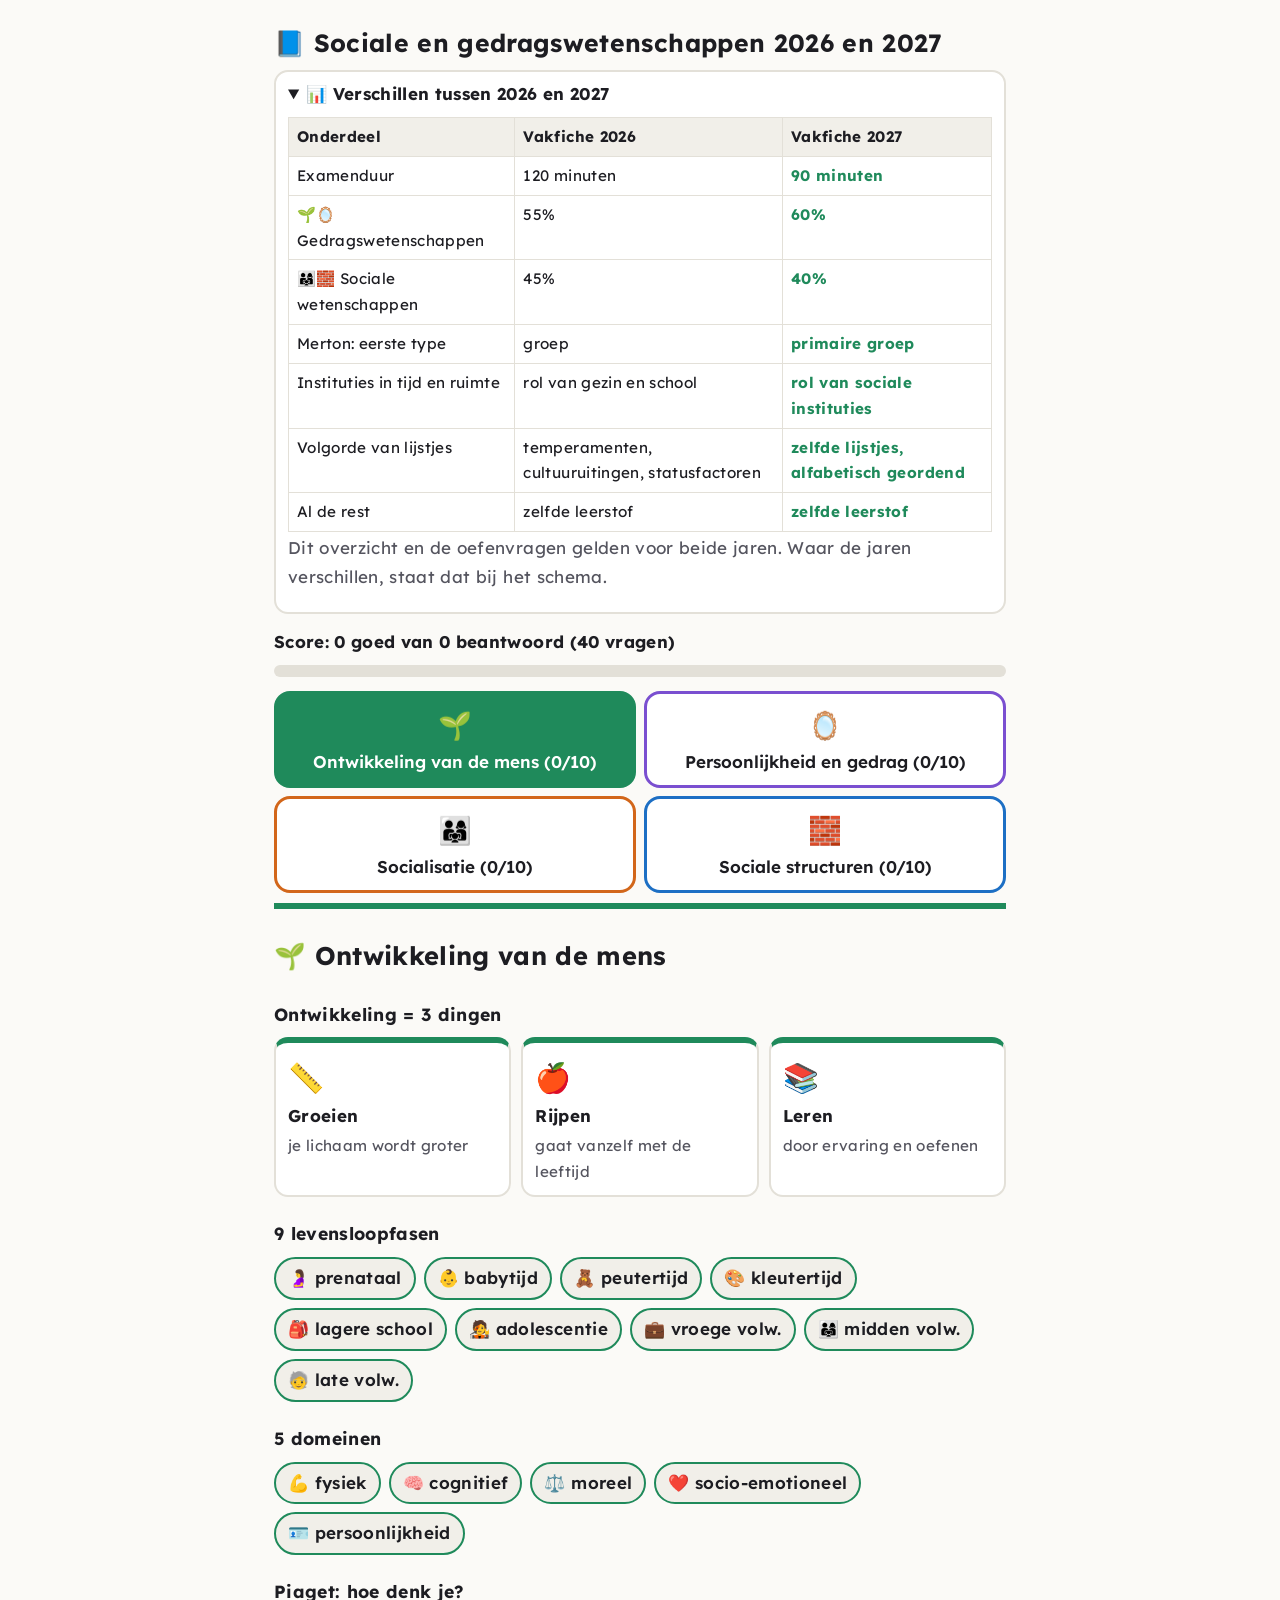
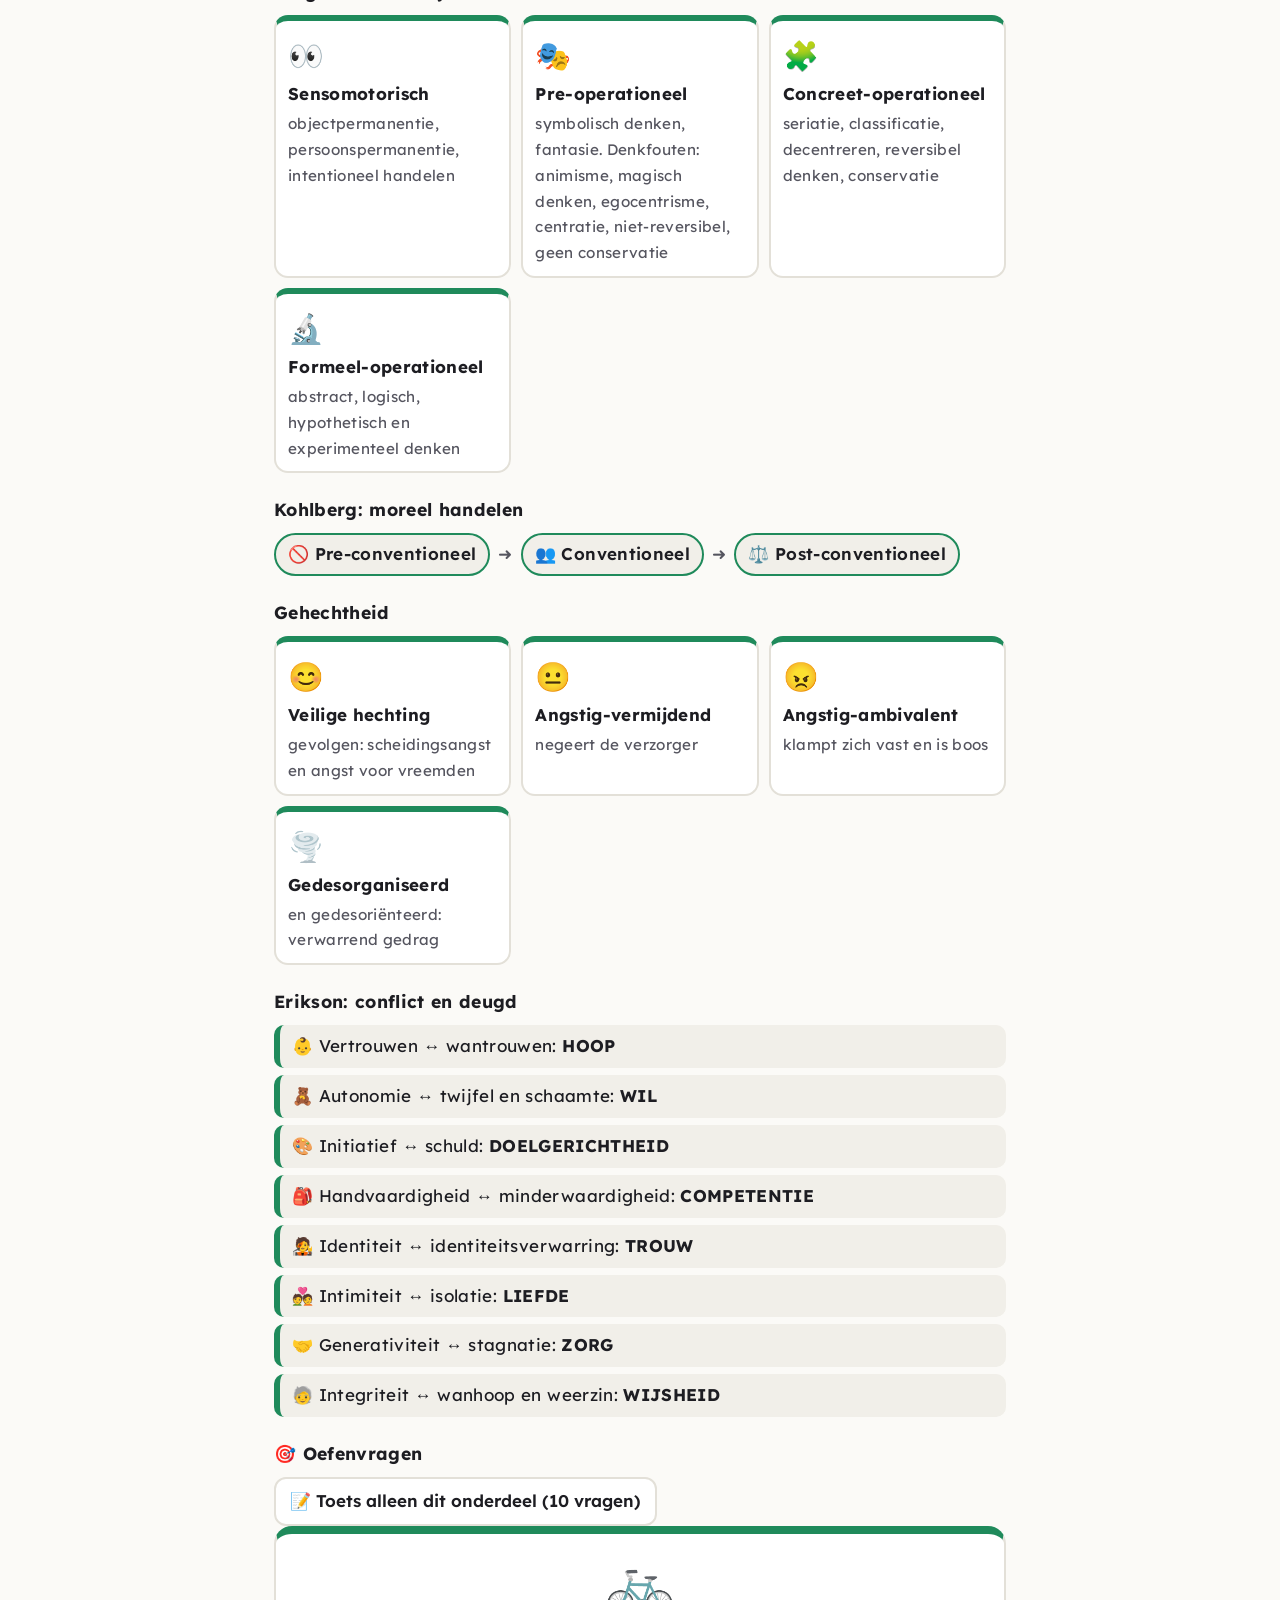
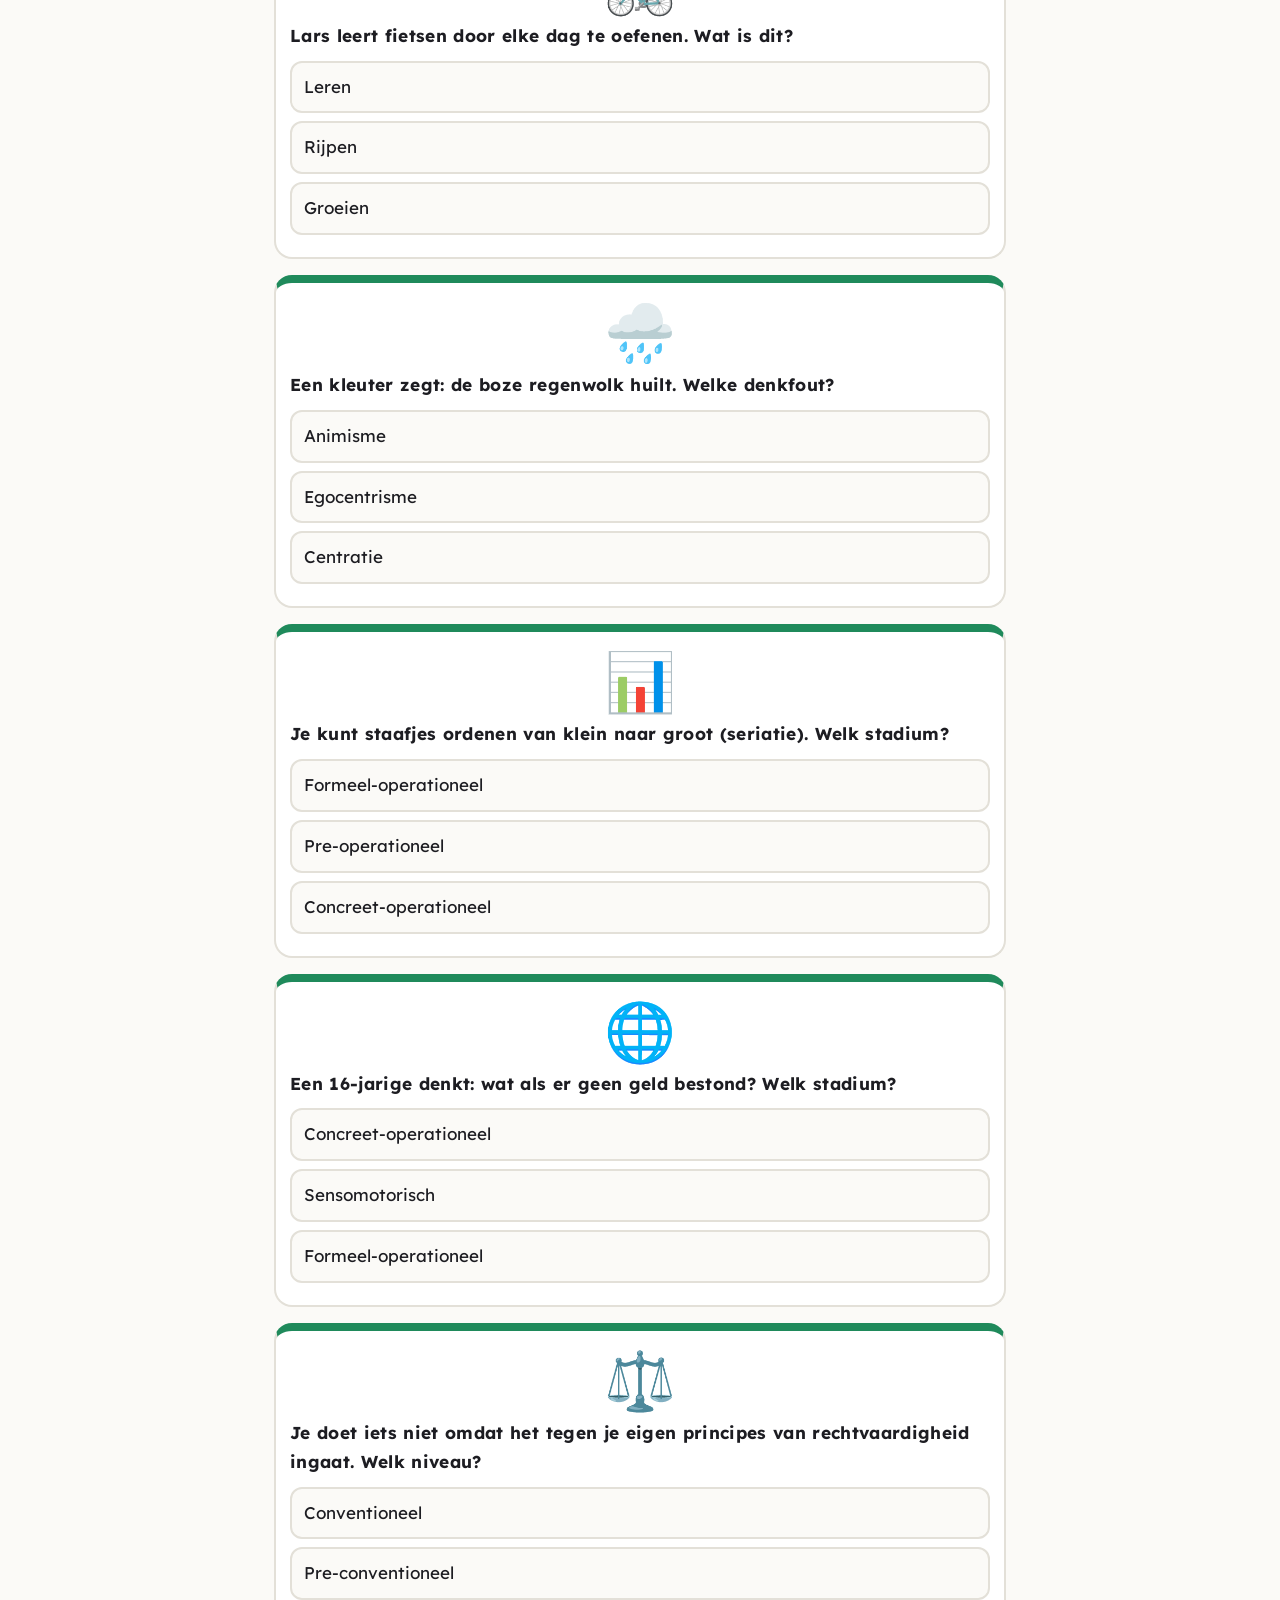
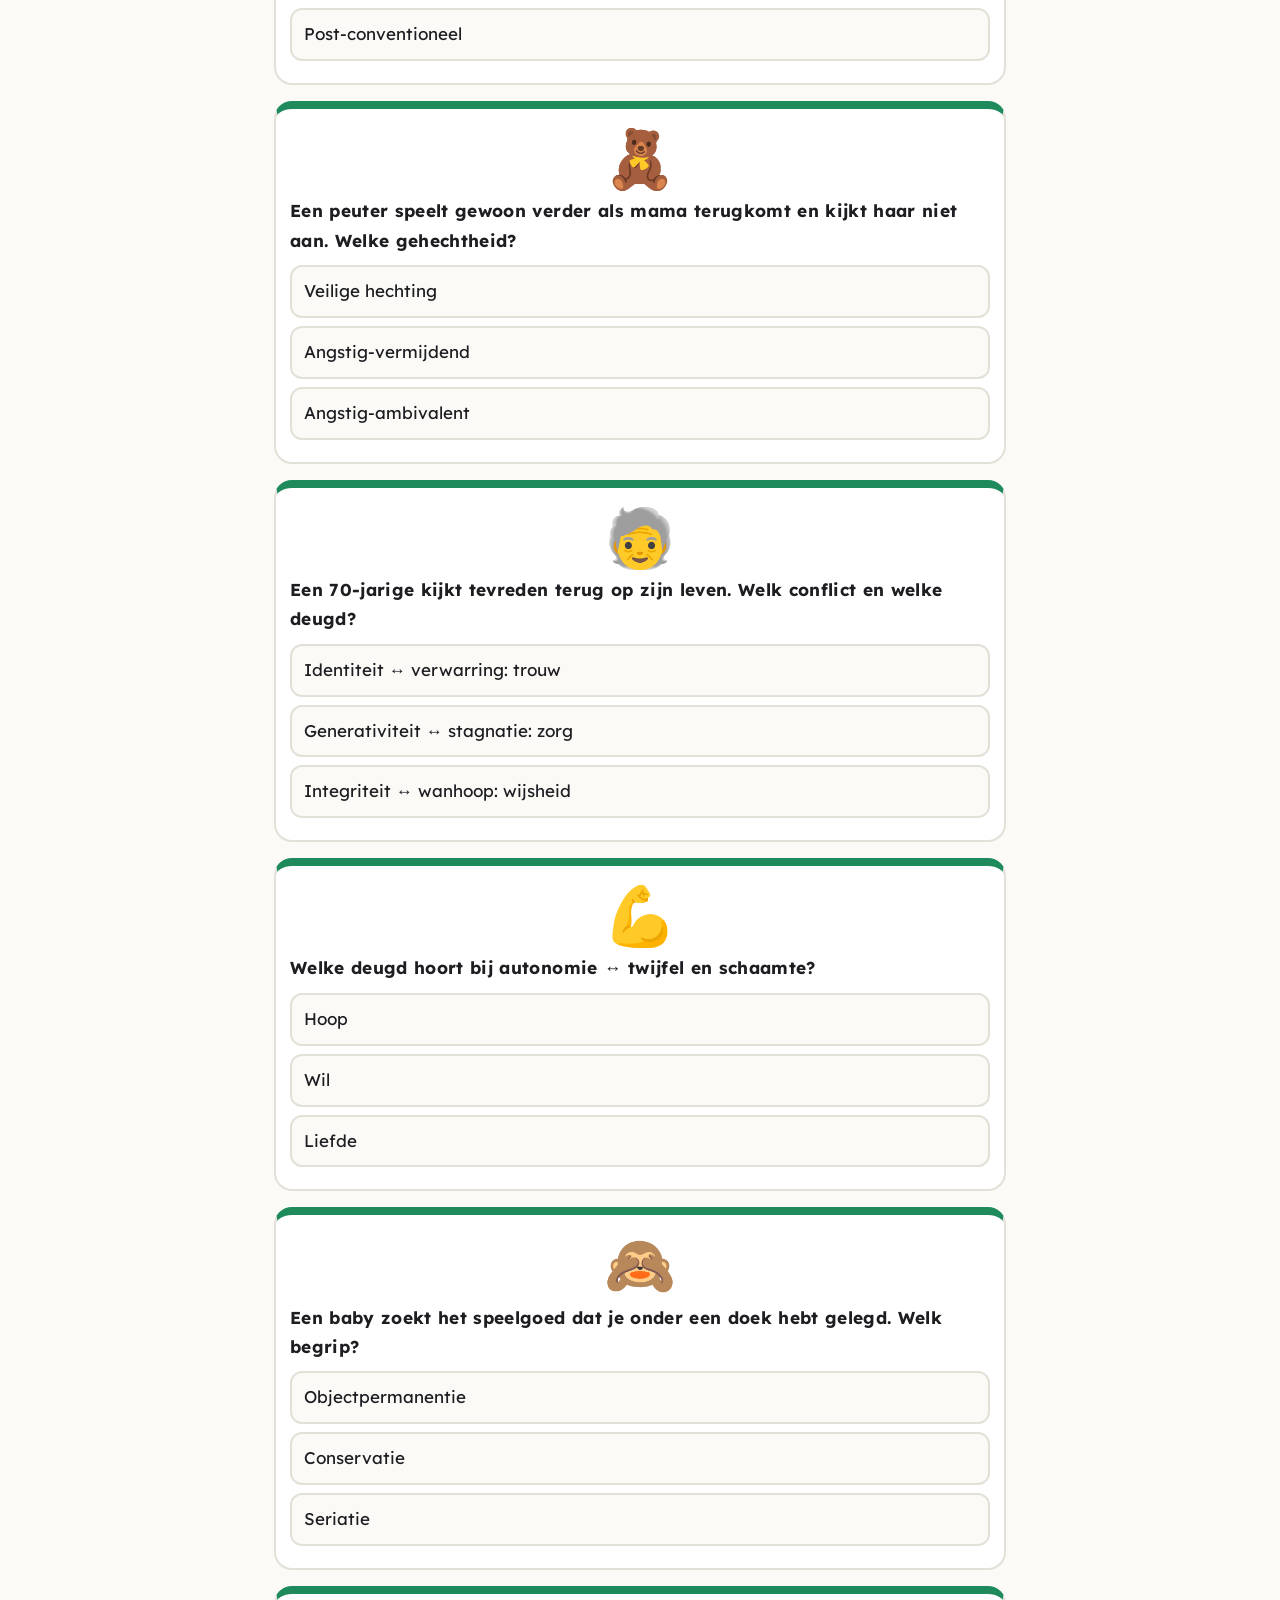
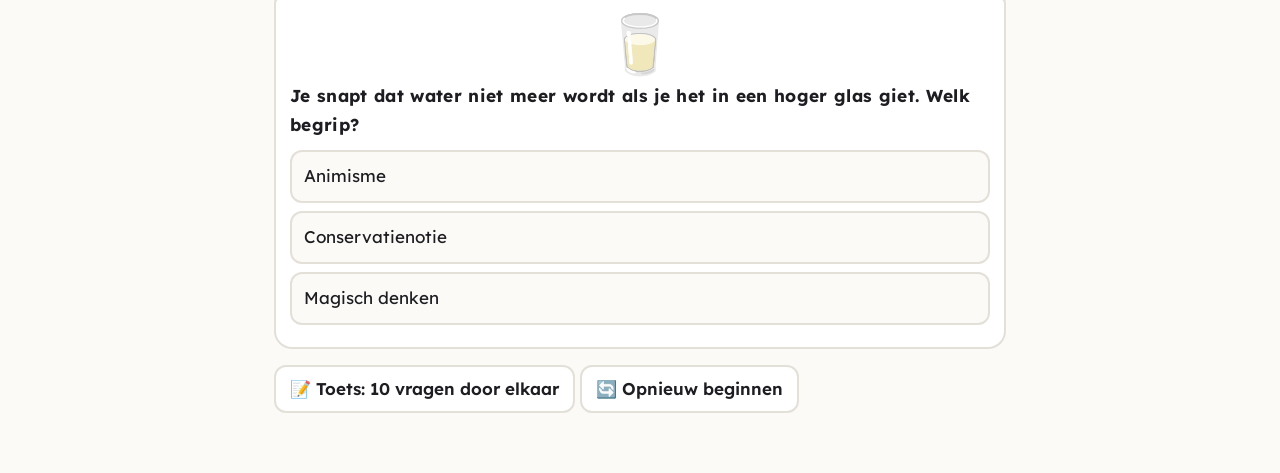
<file: Vakfiche 2026 en 2027_ schema’s en oefenen.html>
<!DOCTYPE html>
<html lang="nl">
<head>
<meta charset="utf-8">
<meta name="viewport" content="width=device-width, initial-scale=1, viewport-fit=cover">
<title>Vakfiche 2026 en 2027: schema’s en oefenen</title>
<link href="https://fonts.googleapis.com/css2?family=Lexend:wght@400;600;700&display=swap" rel="stylesheet">
<style>
:root{--bg:#fbfaf7;--card:#fff;--tx:#1d1d22;--mu:#55555f;--bd:#e3e0d8;--ok:#1f8a5b;--okb:#e1f5ea;--no:#c6403a;--nob:#fde8e6;--tint:#f1efe9;
--c1:#1f8a5b;--c2:#7a4fd0;--c3:#d2661a;--c4:#1d6fc4;
box-sizing:border-box;padding-top:env(safe-area-inset-top,0px);padding-bottom:env(safe-area-inset-bottom,0px)}
@media (prefers-color-scheme:dark){:root:not([data-theme="light"]){--bg:#16161a;--card:#202027;--tx:#f1f0ec;--mu:#b5b4bd;--bd:#34343e;--ok:#5fd6a0;--okb:#1b3328;--no:#ff8b82;--nob:#3f1f1d;--tint:#2a2a33;--c1:#5fd6a0;--c2:#b79cf5;--c3:#f5a468;--c4:#7db9f5}}
:root[data-theme="dark"]{--bg:#16161a;--card:#202027;--tx:#f1f0ec;--mu:#b5b4bd;--bd:#34343e;--ok:#5fd6a0;--okb:#1b3328;--no:#ff8b82;--nob:#3f1f1d;--tint:#2a2a33;--c1:#5fd6a0;--c2:#b79cf5;--c3:#f5a468;--c4:#7db9f5}
html{scroll-padding-top:env(safe-area-inset-top,0px)}
*{box-sizing:border-box}
body{margin:0;background:var(--bg);color:var(--tx);font-family:Lexend,Verdana,sans-serif;font-size:17px;line-height:1.7;letter-spacing:.02em}
main{max-width:760px;margin:0 auto;padding:16px 14px 60px}
h1{font-size:1.55rem;margin:6px 0}
h3{margin:22px 0 8px;font-size:1.1rem}
.sub{color:var(--mu);margin:2px 0 12px}
.score{font-weight:700;margin:0 0 8px}
.bar{height:12px;border-radius:9px;background:var(--bd);overflow:hidden;margin-bottom:14px}
.bar div{height:100%;width:0;background:var(--ok);transition:width .3s}
.tabs{display:grid;grid-template-columns:1fr 1fr;gap:8px;margin-bottom:10px}
.tabs button{font:inherit;font-weight:600;border:3px solid var(--a);background:var(--card);color:var(--tx);border-radius:16px;padding:8px 6px;cursor:pointer}
.tabs button span{display:block;font-size:1.7rem}
.tabs button.on{background:var(--a);color:#fff}
button:focus-visible{outline:3px solid var(--tx);outline-offset:2px}
.top{border-top:6px solid var(--a);padding-top:4px}
.g{display:grid;grid-template-columns:repeat(auto-fill,minmax(220px,1fr));gap:10px}
.c{background:var(--card);border:2px solid var(--bd);border-top:6px solid var(--a);border-radius:14px;padding:10px 12px}
.c i{font-style:normal;font-size:1.8rem;display:block}.c b{display:block}.c p{margin:2px 0 0;color:var(--mu);font-size:.95rem}
.fl{display:flex;flex-wrap:wrap;gap:8px;align-items:center}
.fl span{background:var(--tint);border:2px solid var(--a);border-radius:999px;padding:5px 12px;font-weight:600}
.fl em{font-style:normal;color:var(--mu)}
.l{list-style:none;padding:0;margin:0;display:grid;gap:7px}
.l li{background:var(--tint);border-left:6px solid var(--a);border-radius:10px;padding:7px 12px}
.vs{display:grid;grid-template-columns:1fr 1fr;gap:10px}
.vs div{border:2px solid var(--bd);background:var(--card);border-radius:14px;padding:9px 12px}
.vs .ok{border-color:var(--a)}
@media(max-width:520px){.vs{grid-template-columns:1fr}}
.q{background:var(--card);border:2px solid var(--bd);border-top:8px solid var(--a);border-radius:18px;padding:14px;margin-bottom:16px}
.pic{font-size:3.6rem;line-height:1.2;text-align:center}
.qt{font-weight:700;font-size:1.08rem;margin:4px 0 10px}
.o{display:block;width:100%;text-align:left;font:inherit;color:var(--tx);background:var(--bg);border:2px solid var(--bd);border-radius:12px;padding:10px 12px;margin-bottom:8px;cursor:pointer}
.o.good{background:var(--okb);border-color:var(--ok);font-weight:600}
.o.bad{background:var(--nob);border-color:var(--no)}
.ex{margin-top:6px;padding:10px 12px;border-radius:12px;background:var(--okb);border-left:6px solid var(--ok)}
.ex.w{background:var(--nob);border-left-color:var(--no)}
.ex big{display:block;font-size:1.7rem}
.reset{font:inherit;font-weight:600;border:2px solid var(--bd);background:var(--card);color:var(--tx);border-radius:12px;padding:8px 14px;cursor:pointer}
.cmp{background:var(--card);border:2px solid var(--bd);border-radius:14px;padding:8px 12px;margin-bottom:14px}.cmp summary{font-weight:700;cursor:pointer}.cmp table{width:100%;border-collapse:collapse;margin-top:8px;font-size:.95rem}.cmp th,.cmp td{border:1px solid var(--bd);padding:6px 8px;text-align:left;vertical-align:top}.cmp th{background:var(--tint)}.cmp td.d{font-weight:700;color:var(--ok)}
</style>
</head>
<body>
<main>
<h1>📘 Sociale en gedragswetenschappen 2026 en 2027</h1>
<details open class="cmp"><summary>📊 Verschillen tussen 2026 en 2027</summary><table><tr><th>Onderdeel</th><th>Vakfiche 2026</th><th>Vakfiche 2027</th></tr><tr><td>Examenduur</td><td>120 minuten</td><td class="d">90 minuten</td></tr><tr><td>🌱🪞 Gedragswetenschappen</td><td>55%</td><td class="d">60%</td></tr><tr><td>👨‍👩‍👧🧱 Sociale wetenschappen</td><td>45%</td><td class="d">40%</td></tr><tr><td>Merton: eerste type</td><td>groep</td><td class="d">primaire groep</td></tr><tr><td>Instituties in tijd en ruimte</td><td>rol van gezin en school</td><td class="d">rol van sociale instituties</td></tr><tr><td>Volgorde van lijstjes</td><td>temperamenten, cultuuruitingen, statusfactoren</td><td class="d">zelfde lijstjes, alfabetisch geordend</td></tr><tr><td>Al de rest</td><td>zelfde leerstof</td><td class="d">zelfde leerstof</td></tr></table><p class="sub">Dit overzicht en de oefenvragen gelden voor beide jaren. Waar de jaren verschillen, staat dat bij het schema.</p></details>
<p class="score" id="sc"></p>
<div class="bar"><div id="pb"></div></div>
<div class="tabs" id="tabs"></div>
<div id="body"></div>
<button class="reset" id="qb">📝 Toets: 10 vragen door elkaar</button> <button class="reset" id="rs">🔄 Opnieuw beginnen</button>
<div id="quiz" style="display:none"></div>
</main>
<script>
function C(a){return '<div class="g">'+a.map(function(x){return '<div class="c"><i>'+x[0]+'</i><b>'+x[1]+'</b><p>'+x[2]+'</p></div>'}).join('')+'</div>'}
function S(a){return '<div class="fl">'+a.map(function(x){return '<span>'+x+'</span>'}).join('')+'</div>'}
function F(a){return '<div class="fl">'+a.map(function(x){return '<span>'+x+'</span>'}).join('<em>➜</em>')+'</div>'}
function L(a){return '<ul class="l">'+a.map(function(x){return '<li>'+x+'</li>'}).join('')+'</ul>'}
function V(a,b){return '<div class="vs"><div class="ok">'+a+'</div><div>'+b+'</div></div>'}
function H(t){return '<h3>'+t+'</h3>'}
var T=[
{n:"Ontwikkeling van de mens",i:"🌱",c:"var(--c1)",
s:H("Ontwikkeling = 3 dingen")+C([["📏","Groeien","je lichaam wordt groter"],["🍎","Rijpen","gaat vanzelf met de leeftijd"],["📚","Leren","door ervaring en oefenen"]])
+H("9 levensloopfasen")+S(["🤰 prenataal","👶 babytijd","🧸 peutertijd","🎨 kleutertijd","🎒 lagere school","🧑‍🎤 adolescentie","💼 vroege volw.","👨‍👩‍👧 midden volw.","🧓 late volw."])
+H("5 domeinen")+S(["💪 fysiek","🧠 cognitief","⚖️ moreel","❤️ socio-emotioneel","🪪 persoonlijkheid"])
+H("Piaget: hoe denk je?")+C([["👀","Sensomotorisch","objectpermanentie, persoonspermanentie, intentioneel handelen"],["🎭","Pre-operationeel","symbolisch denken, fantasie. Denkfouten: animisme, magisch denken, egocentrisme, centratie, niet-reversibel, geen conservatie"],["🧩","Concreet-operationeel","seriatie, classificatie, decentreren, reversibel denken, conservatie"],["🔬","Formeel-operationeel","abstract, logisch, hypothetisch en experimenteel denken"]])
+H("Kohlberg: moreel handelen")+F(["🚫 Pre-conventioneel","👥 Conventioneel","⚖️ Post-conventioneel"])
+H("Gehechtheid")+C([["😊","Veilige hechting","gevolgen: scheidingsangst en angst voor vreemden"],["😐","Angstig-vermijdend","negeert de verzorger"],["😠","Angstig-ambivalent","klampt zich vast en is boos"],["🌪️","Gedesorganiseerd","en gedesoriënteerd: verwarrend gedrag"]])
+H("Erikson: conflict en deugd")+L(["👶 Vertrouwen ↔ wantrouwen: <b>HOOP</b>","🧸 Autonomie ↔ twijfel en schaamte: <b>WIL</b>","🎨 Initiatief ↔ schuld: <b>DOELGERICHTHEID</b>","🎒 Handvaardigheid ↔ minderwaardigheid: <b>COMPETENTIE</b>","🧑‍🎤 Identiteit ↔ identiteitsverwarring: <b>TROUW</b>","💑 Intimiteit ↔ isolatie: <b>LIEFDE</b>","🤝 Generativiteit ↔ stagnatie: <b>ZORG</b>","🧓 Integriteit ↔ wanhoop en weerzin: <b>WIJSHEID</b>"]),
q:[
["🚲","Lars leert fietsen door elke dag te oefenen. Wat is dit?",["Groeien","Rijpen","Leren"],2,"Door oefening en ervaring leer je iets nieuws.","🚲 + 🔁 = 📚"],
["🌧️","Een kleuter zegt: de boze regenwolk huilt. Welke denkfout?",["Animisme","Centratie","Egocentrisme"],0,"Animisme = denken dat dingen levend zijn en gevoelens hebben.","☁️ 😢"],
["📊","Je kunt staafjes ordenen van klein naar groot (seriatie). Welk stadium?",["Pre-operationeel","Concreet-operationeel","Formeel-operationeel"],1,"Seriatie hoort bij systematisch denken in het concreet-operationeel stadium.","▪️ ▫️ ◼️ ⬛"],
["🌐","Een 16-jarige denkt: wat als er geen geld bestond? Welk stadium?",["Sensomotorisch","Concreet-operationeel","Formeel-operationeel"],2,"Hypothetisch en abstract denken horen bij formeel-operationeel.","💭 ❓ 🔮"],
["⚖️","Je doet iets niet omdat het tegen je eigen principes van rechtvaardigheid ingaat. Welk niveau?",["Pre-conventioneel","Conventioneel","Post-conventioneel"],2,"Post-conventioneel: eigen principes.","🚫 ➜ 👥 ➜ ⚖️"],
["🧸","Een peuter speelt gewoon verder als mama terugkomt en kijkt haar niet aan. Welke gehechtheid?",["Veilige hechting","Angstig-vermijdend","Angstig-ambivalent"],1,"Vermijdend = doet alsof de verzorger er niet toe doet.","🧸 🙈 🤱"],
["🧓","Een 70-jarige kijkt tevreden terug op zijn leven. Welk conflict en welke deugd?",["Integriteit ↔ wanhoop: wijsheid","Generativiteit ↔ stagnatie: zorg","Identiteit ↔ verwarring: trouw"],0,"Tevreden terugkijken = integriteit (opgelost conflict).","🧓 📖 😌"],
["💪","Welke deugd hoort bij autonomie ↔ twijfel en schaamte?",["Wil","Hoop","Liefde"],0,"Een peuter wil zelf doen: zelf eten, zelf aankleden.","🧸 🥄 💪"],
["🙈","Een baby zoekt het speelgoed dat je onder een doek hebt gelegd. Welk begrip?",["Objectpermanentie","Conservatie","Seriatie"],0,"Objectpermanentie = weten dat iets blijft bestaan als je het niet ziet.","🧸 ➜ 🧺 ➜ 🧸 ✅"],
["🥛","Je snapt dat water niet meer wordt als je het in een hoger glas giet. Welk begrip?",["Conservatienotie","Animisme","Magisch denken"],0,"Conservatienotie hoort bij het concreet-operationeel stadium.","🥛 ➜ 🥃 = 🟰"]]},

{n:"Persoonlijkheid en gedrag",i:"🪞",c:"var(--c2)",
s:H("Persoonlijkheid = 3 elementen")+F(["🪪 Identiteit","🧱 Karakter","🌡️ Temperament"])
+H("Wat vormt je?")+S(["🧬 Nature","🏡 Nurture","🧭 Zelfbepaling"])
+H("Identiteit")+L(["🙋 <b>Persoonlijke identiteit</b>","🌍 <b>Sociale identiteit:</b> cultureel, relationeel, gender"])
+H("Karakter: Big Five")+L(["🎉 Extraversie ↔ introversie","🤗 Vriendelijkheid ↔ afstandelijkheid","🧘 Emotionele stabiliteit ↔ neuroticisme","📋 Zorgvuldigheid ↔ onzorgvuldigheid","🔭 Openheid ↔ geslotenheid voor ervaringen"])
+H("Temperament (Galenus)")+C([["🎉","Sanguinistisch","energiek, sociaal"],["🔥","Cholerisch","vastberaden, assertief"],["🌧️","Melancholisch","reflectief, gevoelig"],["🐢","Flegmatisch","geduldig, kalm"]])
+H("Zelfconcept (4 delen)")+C([["🪞","Zelfbeeld","positief, negatief, vertekend (onder- of overschatting), realistisch"],["❤️","Zelfwaardering","hoeveel waarde geef je jezelf"],["💪","Self-efficacy","geloof dat je iets kunt"],["👗","Body-image","hoe je naar je lichaam kijkt"]])
+H("Emoties")+V("<b>3 componenten</b><br>❤️‍🔥 fysiologisch<br>🏃 gedrag<br>🧠 mentaal","<b>3 functies</b><br>🔧 aanpassen<br>🗣️ communiceren<br>🚨 waarschuwen")
+H("Motivatie")+V("<b>❤️ Intrinsiek</b><br>uit plezier of interesse","<b>🏆 Extrinsiek</b><br>door beloning of straf van buiten")
+H("Doelgerichtheid")+L(["🏃 <b>Vermijdingsgedrag:</b> passief of actief","🎯 <b>Toenaderingsgedrag:</b> nastreven wat je niet hebt, of behouden wat je hebt"])
+H("Attributies: waaraan wijt je slagen of falen?")+V("<b>🧍 Intern / 🌦️ extern</b><br>ligt het aan jou of aan de omstandigheden?","<b>🎛️ Controleerbaar / 🎲 oncontroleerbaar</b><br>kun je het beïnvloeden of niet?"),
q:[
["💓","Voor een toets klopt je hart sneller. Welke component van emoties?",["Fysiologische component","Gedragscomponent","Mentale component"],0,"Je lichaam reageert: hartslag, zweten.","😰 ➜ 💓"],
["🚨","Angst zegt je dat een situatie gevaarlijk is. Welke functie?",["Communiceren","Waarschuwen","Aanpassen"],1,"Emoties waarschuwen je voor gevaar.","😨 ➜ 🚨"],
["💪","Je denkt: ik kan dit examen aan, want ik heb goed gestudeerd. Wat is dit?",["Zelfwaardering","Self-efficacy","Body-image"],1,"Self-efficacy = geloof dat jij iets kunt.","🙋 + 📚 = 💪"],
["🪞","Sam is heel goed in wiskunde, maar vindt zichzelf slecht. Welk zelfbeeld?",["Realistisch","Vertekend (onderschatting)","Positief"],1,"Je ziet jezelf slechter dan het is.","🪞 ➜ 😞 (maar 🏆)"],
["🧩","Je leert voor je plezier, niet voor punten. Welke motivatie?",["Intrinsiek","Extrinsiek","Geen motivatie"],0,"Intrinsiek = de drive komt van binnenuit.","❤️ ➜ 🧩"],
["📉","Ik zakte omdat ik te weinig studeerde. Welke attributie?",["Extern en oncontroleerbaar","Intern en controleerbaar","Extern en controleerbaar"],1,"Het ligt aan jou (intern) en je kon het veranderen (controleerbaar).","🧍 + 🎛️"],
["🏆","Je traint hard om een wedstrijd te winnen. Wat is dit?",["Toenaderingsgedrag","Vermijdingsgedrag","Een attributie"],0,"Je streeft iets na wat je nog niet hebt.","🏃 ➜ 🎯"],
["📋","Noor maakt altijd een planning en houdt zich eraan. Welk Big Five-kenmerk?",["Zorgvuldigheid","Extraversie","Openheid"],0,"Georganiseerd en doelgericht = zorgvuldigheid.","📋 ✅"],
["🌡️","Een kalm en geduldig persoon is volgens Galenus…",["Flegmatisch","Cholerisch","Sanguinistisch"],0,"Flegmatisch 🐢 = kalm. Cholerisch 🔥 = vastberaden.","🐢 😌"],
["🏆","Je werkt hard voor een beloning van je ouders. Welke motivatie?",["Intrinsiek","Extrinsiek","Self-efficacy"],1,"De drive komt van buitenaf.","🏆 ➜ 💪"]]},

{n:"Socialisatie",i:"👨‍👩‍👧",c:"var(--c3)",
s:H("Cultuur: 7 uitingen")+S(["🧠 kennis","⚖️ waarden en normen","🎁 symbolen","🎊 rituelen","🍴 gebruiken en gewoonten","🗣️ taal","🎨 kunst"])
+H("Culturen vergelijken")+V("<b>🌍 Westers</b> ↔ niet-westers","<b>🏙️ Dominante cultuur</b> ↔ subcultuur (jongerenculturen)")
+H("Socialisatie")+F(["⚖️ waarden doorgeven","📏 normen doorgeven","🎁 andere uitingen doorgeven"])
+H("Belang")+V("<b>🙋 Voor het individu</b><br>aanpassen aan de omgeving (prosociaal of antisociaal gedrag)","<b>🌐 Voor de samenleving</b><br>de cultuur blijft bestaan")
+H("3 niveaus")+C([["🏠","Primair","in de eerste jaren: gezin en familie"],["🏫","Secundair","daarbuiten: school, peergroep, buurt, media, verenigingen"],["💼","Tertiair","later in je leven, bv. bij een nieuwe rol of groep"]])
+'<p class="sub">Controleer in je cursus welke instituties bij welk niveau horen. Boeken verschillen daarin.</p>'
+H("Instituties")+S(["🏠 gezin","👪 familie","👯 peergroep","🏫 school","🏘️ buurt","📺 (massa)media","🤝 verenigingen","⚖️ rechtssysteem","⛪ religieuze instituties"])
+H("3 vormen")+C([["🏡","Enculturatie","je eigen cultuur leren"],["🔀","Acculturatie","je aanpassen aan een andere cultuur"],["🔮","Anticiperende socialisatie","je voorbereiden op een toekomstige rol"]])+'<p class="sub">Ook belangrijk: hoe de rol van sociale instituties verandert in tijd en ruimte (2026: alleen gezin en school).</p>',
q:[
["💍","Een huwelijksceremonie is een voorbeeld van een…",["Ritueel","Symbool","Norm"],0,"Rituelen zijn handelingen of ceremonies met speciale betekenis.","💍 🎊"],
["❓","Welke is GEEN cultuuruiting?",["Inkomen van je ouders","Taal","Rituelen"],0,"Cultuuruitingen: kennis, waarden en normen, symbolen, rituelen, gewoonten, taal, kunst.","🗣️ 🎊 🎨"],
["🎧","Hiphopjongeren hebben eigen kleding, taal en muziek binnen de grote samenleving. Wat is dit?",["Dominante cultuur","Subcultuur (jongerencultuur)","Niet-westerse cultuur"],1,"Een subcultuur leeft binnen de dominante cultuur.","🏙️ ⊃ 🎧"],
["👨‍👩‍👧","Een kind leert thuis de taal en gewoonten van zijn eigen cultuur. Welke vorm?",["Enculturatie","Acculturatie","Anticiperende socialisatie"],0,"Enculturatie = je eigen cultuur leren.","🏠 ➜ 🏡"],
["🏫","Op school leer je samenwerken met klasgenoten. Welk niveau?",["Primaire socialisatie","Secundaire socialisatie","Tertiaire socialisatie"],1,"School is een secundaire socialisatie-instelling.","🏠 ➜ 🏫"],
["✈️","Een gezin verhuist naar België en past zich aan onze gebruiken aan. Welke vorm?",["Enculturatie","Acculturatie","Anticiperende socialisatie"],1,"Je past je aan een andere cultuur aan.","🌍 ➜ 🔀 ➜ 🇧🇪"],
["💼","Een leerling doet een proefdag in zijn toekomstige job om te weten wat verwacht wordt. Welke vorm?",["Acculturatie","Enculturatie","Anticiperende socialisatie"],2,"Je bereidt je voor op een rol die nog komt.","🎒 ➜ 🔮 ➜ 💼"],
["🌐","Waarom is socialisatie belangrijk voor de samenleving?",["De cultuur blijft bestaan","Iedereen wordt gelijk","Er zijn geen normen meer"],0,"Door waarden en normen door te geven, leeft de cultuur voort.","👵 ➜ 👨 ➜ 👶"],
["🤝","Welke is een voorbeeld van een secundaire socialisatie-instelling?",["Het gezin","De peergroep","Geen enkele"],1,"Peergroep, school, buurt en media horen bij secundair.","👯 🏫 🏘️"],
["🌍","Westerse en niet-westerse culturen vergelijk je aan de hand van…",["Cultuuruitingen","Inkomen","Leeftijd"],0,"Je vergelijkt kennis, normen, symbolen, rituelen, taal, enzovoort.","🌍 ⚖️ 🌏"]]},

{n:"Sociale structuren",i:"🧱",c:"var(--c4)",
s:H("Soorten groepen")+V("<b>🏠 Primair</b> (hechte band) ↔ <b>🏢 secundair</b> (eerder zakelijk)","<b>📜 Formeel</b> (vaste regels) ↔ <b>🗣️ informeel</b> (ongeschreven)")
+H("Merton: 4 types")+C([["👥","Primaire groep","hechte band en regelmatig contact. Bv. gezin en hechte vrienden (2026: ‘groep’)"],["📣","Collectiviteit","verbondenheid zonder contact. Bv. fans van een club"],["🏷️","Sociale categorie","zelfde kenmerk, geen band. Bv. alle 16-jarigen"],["🚌","Samenzijn","tijdelijk bij elkaar. Bv. in de wachtzaal of bus"]])
+H("Positie, rol en status")+C([["📍","Sociale positie","je plaats in de samenleving. Bv. leerling, moeder"],["🎭","Sociale rol","wat van die positie verwacht wordt (rollenset en rolverwachtingen)"],["⭐","Sociale status","hoeveel aanzien de positie heeft"]])
+H("Hoe krijg je een positie?")+V("<b>🎁 Toegewezen</b> ↔ <b>🏅 verworven</b><br>(door geboorte, geslacht ↔ door eigen inzet)","<b>⏳ Tijdelijk</b> ↔ <b>♾️ levenslang</b><br>(leerling ↔ dochter)")
+H("Rollenconflict")+V("<b>🔁 Intern</b><br>botsende verwachtingen binnen één positie. Bv. een leerkracht moet streng én vriendelijk zijn","<b>↔️ Extern</b><br>botsende verwachtingen tussen twee posities. Bv. werknemer én ouder")
+'<p class="sub">Dit is de definitie die in de meeste handboeken staat. Check ze in je eigen cursus.</p>'
+H("Wat bepaalt je status?")+S(["💶 inkomen en vermogen","👷 beroep","🎓 opleiding","🤝 kenniskring","🌱 afkomst","⚧️ geslacht"])
+'<p class="sub">Je positie heeft ook invloed op je kansen in de samenleving.</p>',
q:[
["🚌","Mensen zitten kort samen in een wachtzaal, zonder band. Welk type van Merton?",["Primaire groep","Samenzijn","Sociale categorie"],1,"Samenzijn = tijdelijk bij elkaar zonder band.","🚌 🧍🧍🧍"],
["📣","Fans van een voetbalclub kennen elkaar niet, maar voelen zich verbonden. Welk type?",["Collectiviteit","Primaire groep","Samenzijn"],0,"Verbondenheid zonder regelmatig contact.","⚽ 💛 💛 💛"],
["🏷️","Alle 16-jarigen in België. Welk type?",["Primaire groep","Collectiviteit","Sociale categorie"],2,"Ze hebben één kenmerk gemeen, maar geen band.","1️⃣6️⃣ 🏷️"],
["🏅","Marie wordt advocaat na jaren studeren. Welke positie?",["Toegewezen","Verworven","Levenslang"],1,"Ze heeft de positie door eigen inzet verworven.","🎓 ➜ ⚖️"],
["👶","Je wordt geboren als meisje of jongen. Welke soort positie?",["Toegewezen","Verworven","Tijdelijk"],0,"Je kiest het niet zelf: toegewezen.","👶 🎁"],
["🎒","De positie ‘leerling’ is…",["Levenslang","Tijdelijk","Altijd verworven"],1,"Je bent maar een tijd leerling.","🎒 ⏳"],
["↔️","Een moeder moet kiezen tussen een vergadering en het schoolfeest van haar kind. Welk conflict?",["Intern rollenconflict","Extern rollenconflict","Geen conflict"],1,"Twee posities (werknemer en ouder) botsen.","💼 ⚡ 🏫"],
["❓","Welke factor bepaalt de sociale status NIET?",["Beroep","Opleiding","Schoenmaat"],2,"Status: inkomen en vermogen, beroep, opleiding, kenniskring, afkomst, geslacht.","👷 🎓 💶"],
["🏠","Een familie heeft sterke persoonlijke banden en veel contact. Welke groep?",["Primaire groep","Secundaire groep","Samenzijn"],0,"Primair = hechte band.","🏠 ❤️"],
["🔁","Een leerkracht moet streng én vriendelijk zijn. Welk conflict?",["Intern rollenconflict","Extern rollenconflict","Sociale categorie"],0,"Botsende verwachtingen binnen één positie.","🎓 ⚡ 🎓"]]}
];
var cur=0,state={},total=0,order;
T.forEach(function(t){total+=t.q.length});
function sh(a){var r=a.map(function(x,i){return i}),j,k,t;for(j=r.length-1;j>0;j--){k=Math.floor(Math.random()*(j+1));t=r[j];r[j]=r[k];r[k]=t}return r}
function init(){state={};order=T.map(function(t){return t.q.map(function(q){return sh(q[2])})})}
function score(){var g=0,d=0;for(var k in state){d++;if(state[k].g)g++}
document.getElementById("sc").textContent="Score: "+g+" goed van "+d+" beantwoord ("+total+" vragen)";
document.getElementById("pb").style.width=(d/total*100)+"%"}
function draw(){var h="";
T.forEach(function(t,i){var d=0;t.q.forEach(function(_,j){if(state[i+"-"+j])d++});
h+='<button style="--a:'+t.c+'" class="'+(i===cur?"on":"")+'" data-i="'+i+'"><span>'+t.i+'</span>'+t.n+' ('+d+'/'+t.q.length+')</button>'});
var e=document.getElementById("tabs");e.innerHTML=h;
[].forEach.call(e.children,function(b){b.onclick=function(){cur=+b.dataset.i;try{location.hash="t"+(cur+1)}catch(x){}draw();window.scrollTo(0,0)}});
score();var t=T[cur];
var o='<div class="top" style="--a:'+t.c+'"><h2>'+t.i+' '+t.n+'</h2>'+t.s+'<h3>🎯 Oefenvragen</h3><button class="reset" id="tq">📝 Toets alleen dit onderdeel (10 vragen)</button></div>';
t.q.forEach(function(q,j){var key=cur+"-"+j,ans=state[key];
o+='<div class="q" style="--a:'+t.c+'"><div class="pic">'+q[0]+'</div><div class="qt">'+q[1]+'</div>';
order[cur][j].forEach(function(oi){var cl="o",p="";if(ans){if(oi===q[3]){cl+=" good";p="✅ "}else if(oi===ans.p){cl+=" bad";p="❌ "}}
o+='<button class="'+cl+'" data-k="'+key+'" data-j="'+j+'" data-o="'+oi+'">'+p+q[2][oi]+'</button>'});
if(ans)o+='<div class="ex'+(ans.g?"":" w")+'"><big>'+q[5]+'</big><b>'+(ans.g?"🎉 Goed!":"🤔 Bijna. Het groene antwoord is juist.")+'</b><br>'+q[4]+'</div>';
o+='</div>'});
document.getElementById("body").innerHTML=o;document.getElementById("tq").onclick=function(){QT=cur;startQ()};
[].forEach.call(document.querySelectorAll(".o"),function(b){b.onclick=function(){var k=b.dataset.k;if(state[k])return;
var q=T[cur].q[+b.dataset.j],p=+b.dataset.o;state[k]={p:p,g:p===q[3]};var y=window.scrollY;draw();window.scrollTo(0,y)}})}
document.getElementById("rs").onclick=function(){init();draw();window.scrollTo(0,0)};
var Q=[],qi=0,qs=0;
function main(s){["tabs","body","sc","rs","qb"].forEach(function(id){document.getElementById(id).style.display=s});document.querySelector(".bar").style.display=s}
var QT=-1;function startQ(){var all=[];T.forEach(function(t,i){if(QT>=0&&i!==QT)return;t.q.forEach(function(q,j){all.push([i,j])})});Q=sh(all).map(function(i){return all[i]}).slice(0,10);qi=0;qs=0;main("none");document.getElementById("quiz").style.display="block";window.scrollTo(0,0);nextQ()}
function nextQ(){var z=document.getElementById("quiz");
if(qi>=Q.length){var e=qs>=9?"🏆":qs>=7?"🎉":qs>=5?"👍":"💪";
z.innerHTML='<div class="q" style="--a:var(--c1)"><div class="pic">'+e+'</div><div class="qt" style="text-align:center">Je score: '+qs+' van '+Q.length+'</div><p style="text-align:center">'+(qs>=7?"Top gedaan!":"Oefen nog even per onderdeel en probeer opnieuw.")+'</p><button class="o" id="again">🔁 Nog een toets</button><button class="o" id="back">⬅️ Terug naar oefenen</button></div>';
document.getElementById("again").onclick=startQ;document.getElementById("back").onclick=function(){z.style.display="none";main("");draw()};return}
var p=Q[qi],t=T[p[0]],q=t.q[p[1]],h='<div class="q" style="--a:'+t.c+'"><p class="score">Vraag '+(qi+1)+' van '+Q.length+' · '+t.i+' '+t.n+'</p><div class="pic">'+q[0]+'</div><div class="qt">'+q[1]+'</div>';
sh(q[2]).forEach(function(oi){h+='<button class="o" data-o="'+oi+'">'+q[2][oi]+'</button>'});
h+='<div id="qe"></div></div>';z.innerHTML=h;
[].forEach.call(z.querySelectorAll(".o"),function(b){b.onclick=function(){var o=+b.dataset.o,g=o===q[3];if(g)qs++;
[].forEach.call(z.querySelectorAll(".o"),function(x){x.disabled=true;if(+x.dataset.o===q[3])x.className="o good";else if(x===b)x.className="o bad"});
document.getElementById("qe").innerHTML='<div class="ex'+(g?"":" w")+'"><big>'+q[5]+'</big><b>'+(g?"🎉 Goed!":"🤔 Bijna. Het groene antwoord is juist.")+'</b><br>'+q[4]+'</div><button class="o" id="nx" style="margin-top:10px;text-align:center;font-weight:700">'+(qi+1>=Q.length?"🏁 Bekijk je score":"➜ Volgende")+'</button>';
document.getElementById("nx").onclick=function(){qi++;window.scrollTo(0,0);nextQ()}}})}
document.getElementById("qb").onclick=function(){QT=-1;startQ()};
var m=/^#t([1-4])$/.exec(location.hash);if(m)cur=+m[1]-1;
init();draw();
</script>
</body>
</html>
</file>
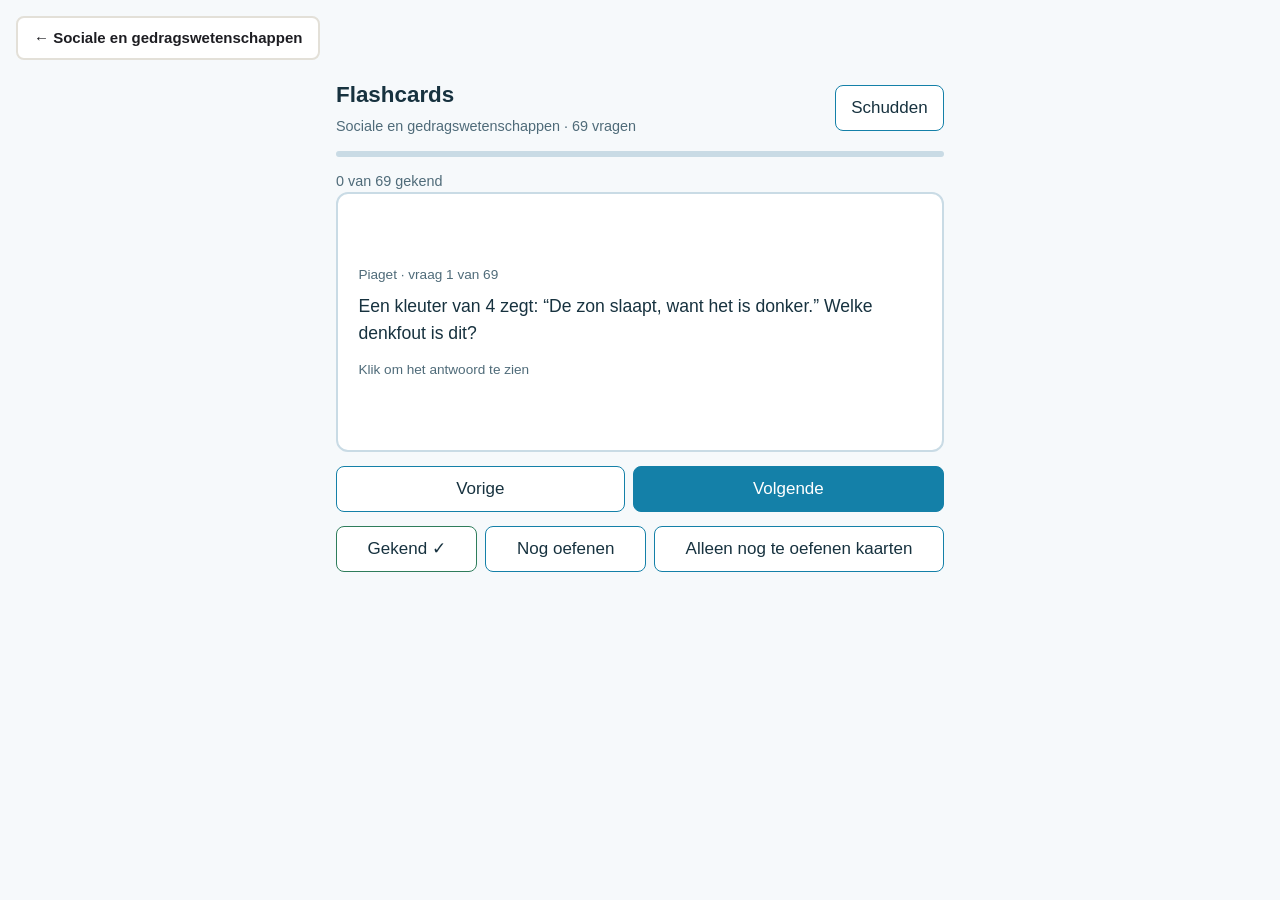
<file: sociale-en-gedragswetenschappen/Flashcards_ sociale en gedragswetenschappen.html>
<!DOCTYPE html>
<html lang="nl"><head><meta charset="utf-8">
<meta name="viewport" content="width=device-width, initial-scale=1, viewport-fit=cover">
<title>Flashcards: sociale en gedragswetenschappen</title>
<style>
:root{box-sizing:border-box;padding-top:env(safe-area-inset-top,0px);padding-bottom:env(safe-area-inset-bottom,0px);--bg:#f6f9fb;--card:#fff;--ink:#17323f;--mute:#4f6b79;--line:#c9dbe5;--a:#1480a8;--a2:#e8f3f8;--ok:#2e7d5b;--ok2:#e5f3ec}
@media (prefers-color-scheme:dark){:root:not([data-theme="light"]){--bg:#0f1b22;--card:#17262f;--ink:#e6f0f5;--mute:#9ab5c3;--line:#2d4553;--a:#58b8dc;--a2:#173544;--ok:#6cc79b;--ok2:#16352a}}
:root[data-theme="dark"]{--bg:#0f1b22;--card:#17262f;--ink:#e6f0f5;--mute:#9ab5c3;--line:#2d4553;--a:#58b8dc;--a2:#173544;--ok:#6cc79b;--ok2:#16352a}
html{scroll-padding-top:env(safe-area-inset-top,0px)}*{box-sizing:border-box}
body{margin:0;background:var(--bg);color:var(--ink);font:17px/1.5 "Segoe UI",Roboto,"Helvetica Neue",Arial,sans-serif}
main{max-width:640px;margin:0 auto;padding:18px 16px 40px}
h1{font-size:1.4rem;margin:0 0 .2em}
.mute{color:var(--mute);font-size:.9rem}
.bar{height:6px;background:var(--line);border-radius:3px;margin:.8em 0;overflow:hidden}
.bar i{display:block;height:100%;background:var(--a);width:0;transition:width .2s}
.card{min-height:260px;background:var(--card);border:2px solid var(--line);border-radius:12px;padding:1.2em;cursor:pointer;display:flex;flex-direction:column;justify-content:center;text-align:left;width:100%;color:inherit;font:inherit}
.card.back{background:var(--ok2);border-color:var(--ok)}
.card:focus-visible,button:focus-visible{outline:3px solid var(--a);outline-offset:2px}
.tag{font-size:.85rem;color:var(--mute);margin-bottom:.6em}
.q{font-size:1.1rem}.ans{font-weight:700;font-size:1.25rem;margin-bottom:.4em}
.hint{margin-top:1em;font-size:.85rem;color:var(--mute)}
.btns{display:flex;gap:8px;flex-wrap:wrap;margin:.8em 0}
button{font:inherit;padding:.55em .9em;border-radius:8px;border:1px solid var(--a);background:var(--card);color:var(--ink);cursor:pointer;flex:1 1 auto}
button.p{background:var(--a);color:#fff}
button.ok{border-color:var(--ok)}
.top{display:flex;justify-content:space-between;align-items:center;gap:8px;flex-wrap:wrap}
</style></head><body>
<a href="index.html" style="display:inline-flex;align-items:center;min-height:44px;margin:16px 16px 0;padding:0 16px;border:2px solid #e3e0d8;border-radius:8px;background:#fff;color:#1d1d22;text-decoration:none;font-weight:700;font-family:Verdana,sans-serif;font-size:15px">&larr; Sociale en gedragswetenschappen</a><main>
<div class="top"><div><h1>Flashcards</h1><div class="mute">Sociale en gedragswetenschappen · 69 vragen</div></div><button id="sh" style="flex:0 0 auto">Schudden</button></div>
<div class="bar"><i id="pb"></i></div>
<div class="mute" id="st" aria-live="polite"></div>
<button class="card" id="c" aria-label="Kaart omdraaien"></button>
<div class="btns"><button id="pv">Vorige</button><button id="nx" class="p">Volgende</button></div>
<div class="btns"><button id="ok" class="ok">Gekend ✓</button><button id="no">Nog oefenen</button><button id="ft">Alleen nog te oefenen kaarten</button></div>
</main>
<script>
var D=[
["Piaget","Een kleuter van 4 zegt: “De zon slaapt, want het is donker.” Welke denkfout is dit?","Animisme","Levenloze dingen krijgen levende eigenschappen. Pre-operationeel stadium."],
["Erikson","Een 16-jarige weet niet wie hij is en past zich aan elke vriendengroep aan. Welk conflict en welke deugd?","Identiteit vs. identiteitsverwarring: TROUW","Adolescentie. Een opgelost conflict geeft de deugd TROUW."],
["Kohlberg","Sam doet zijn huiswerk alleen om straf te vermijden. Welk stadium?","Pre-conventioneel","Moreel handelen uit angst voor straf of voor een beloning."],
["Gehechtheid","Een peuter huilt hevig bij het afscheid van mama, is moeilijk te troosten en blijft boos bij haar terugkomst. Welk patroon?","Angstig-ambivalent","Het kind zoekt nabijheid en verzet zich tegelijk."],
["Motivatie","Lena studeert enkel omdat haar ouders 50 euro beloven. Welke vorm?","Extrinsieke motivatie","De drijfveer komt van buiten (een beloning)."],
["Attributie","Jonas zakt en zegt: “Ik had te weinig gestudeerd.” Welke attributie?","Intern en controleerbaar","De oorzaak ligt bij hemzelf en hij kan er iets aan doen."],
["Sociale positie","Mila is student aan de hogeschool. Welk type sociale positie?","Verworven en tijdelijk","Ze heeft de positie zelf bereikt en ze duurt beperkt in tijd."],
["Merton","Mensen die toevallig samen aan een bushalte wachten. Welke groep?","Samenzijn","Tijdelijke, toevallige groepering zonder echte band."],
["Zelfconcept","Noor heeft een gezond gewicht, vindt zichzelf te dik en mijdt het zwembad. Welk onderdeel van het zelfconcept?","Body-image","Beeld van je eigen lichaam, hier vertekend (overschatting)."],
["Zelfconcept","Ravi: “Die toets is moeilijk, maar als ik goed oefen, kan ik dat.” Welk begrip?","Self-efficacy","Geloof dat je een bepaalde taak kan uitvoeren."],
["Emoties","Bij een presentatie krijgt Bram een rode kop en een bonzend hart. Welke component?","Fysiologische component","Lichamelijke reacties. Gedrag = gedragscomponent, gedachten en gevoel = mentale component."],
["Emoties","Op een donkere straat voelt Lien angst en wordt alert voor gevaar. Welke functie?","Waarschuwen","Functies: aanpassen, communiceren, waarschuwen."],
["Cultuur","Geef een voorbeeld van de cultuuruiting ‘symbolen’.","Bv. een regenboogvlag die staat voor diversiteit","Een symbool is een teken met een betekenis voor een groep."],
["Cultuur","Een groep met eigen taal, kledij en muziek die afwijkt van wat gangbaar is. Wat is dit?","Subcultuur","Wijkt af van de dominante cultuur. Een jongerencultuur is vaak een voorbeeld."],
["Socialisatie","Een baby leert van zijn ouders de eerste waarden en normen. Welk niveau?","Primaire socialisatie","Eerste levensjaren, vooral in het gezin."],
["Socialisatie","Een gezin verhuist van Syrië naar België en leert de gebruiken van hier. Welke vorm?","Acculturatie","Aannemen van de cultuur van een nieuwe omgeving. Enculturatie = opgroeien in je eigen cultuur."],
["Socialisatie","Een leerling loopt stage om zich voor te bereiden op haar toekomstig beroep. Welke vorm?","Anticiperende socialisatie","Voorbereiden op een rol die je later opneemt."],
["Temperament","Jan is snel boos, ongeduldig en neemt graag de leiding. Welk temperament (Galenus)?","Cholerisch","Flegmatisch = rustig, melancholisch = bedachtzaam, sanguinistisch = vrolijk en sociaal."],
["Big Five","Zoe plant alles, ruimt altijd op en komt haar afspraken na. Welke karaktertrek?","Zorgvuldigheid","Tegenpool: onzorgvuldigheid."],
["Big Five","Tom is vaak angstig, snel overstuur en piekert veel. Welke karaktertrek?","Neuroticisme","Tegenpool: emotionele stabiliteit."],
["Zelfbeeld","Ruben is een gemiddelde zwemmer, maar denkt dat hij de beste van de club is. Welk zelfbeeld?","Vertekend zelfbeeld (overschatting)","Het beeld klopt niet met de realiteit. Bij een correct beeld spreek je van een realistisch zelfbeeld."],
["Doelgerichtheid","Kim blijft thuis van het feest omdat ze bang is dat ze niemand kent. Welk gedrag?","Passief vermijdingsgedrag","Ze ontwijkt de situatie. Bij actief vermijdingsgedrag onderneem je zelf iets om iets negatiefs te voorkomen."],
["Doelgerichtheid","Ahmed traint elke week extra om zijn plaats in de basisploeg te behouden. Welk gedrag?","Toenaderingsgedrag: behouden wat je hebt","Alternatief: toenaderingsgedrag waarbij je nastreeft wat je nog niet hebt."],
["Cultuur","Hoe noem je de cultuur die in een samenleving het meest verspreid is en de norm bepaalt?","Dominante cultuur","Daartegenover staan de subculturen."],
["Groepen","Een vriendengroep die af en toe samen afspreekt, zonder vaste regels of structuur. Welke soort groep?","Informele groep","Tegenover de formele groep, met vaste regels, structuur en afgesproken taken."],
["Sociale positie","Bij haar geboorte krijgt Fien de positie ‘dochter’. Welk type positie?","Toegewezen en levenslang","Je krijgt ze zonder eigen keuze en ze blijft een leven lang gelden."],
["Sociale status","Welke factoren bepalen de sociale status van een positie?","Afkomst, beroep, geslacht, inkomen en vermogen, kenniskring en opleiding","Een sociale positie kan zo meer of minder status geven en beïnvloedt je kansen in de samenleving."],
["Levensloopfasen","Dries is 9 jaar en zit in het vierde leerjaar. In welke levensloopfase zit hij?","Midden kindertijd: lagere schoolkindfase","Volgorde: prenataal, baby, peuter, kleuter, lagere schoolkind, adolescentie, vroege, midden en late volwassenheid."],
["Ontwikkeling","Een baby begint vanzelf te kruipen zodra zijn spieren er klaar voor zijn. Groeien, rijpen of leren?","Rijpen","Aangeboren, biologisch proces. Leren vraagt oefening of ervaring, groeien is lichamelijke toename."],
["Fysieke ontwikkeling","Je legt een vinger in de handpalm van een pasgeboren baby en het kind sluit automatisch zijn hand. Wat is dit?","Een reflex","Automatische reactie zonder bewuste controle (motorische ontwikkeling)."],
["Fysieke ontwikkeling","Een kleuter leert zijn jas dichtknopen. Welk onderdeel van de motoriek?","Fijne motoriek","Kleine, precieze bewegingen. Grove motoriek = grote bewegingen zoals lopen en springen."],
["Piaget","Een baby van 10 maanden zoekt het speelgoed dat onder een doek is verstopt. Welk kenmerk?","Objectpermanentie","Weten dat een voorwerp blijft bestaan als je het niet ziet. Sensomotorisch stadium."],
["Piaget","Een kind van 5 houdt zijn handen voor zijn ogen en denkt dat niemand hem nog ziet. Welke denkfout?","Egocentrisme","Kan zich niet in het standpunt van een ander verplaatsen. Pre-operationeel stadium."],
["Piaget","Pieter (8): “Het is nog evenveel water, het staat gewoon hoger.” Welk stadium?","Concreet-operationeel stadium","Hij heeft de conservatienotie. De denkfout ‘geen conservatienotie’ hoort bij het pre-operationeel stadium."],
["Piaget","Een 15-jarige redeneert: “Als iedereen vegetarisch zou eten, wat zou er dan met het klimaat gebeuren?” Welk stadium?","Formeel-operationeel stadium","Abstract en hypothetisch denken (‘wat als…?’)."],
["Sociale instituties","Tieners nemen elkaars kledingstijl en taalgebruik over. Welke institutie speelt de grootste rol?","Peergroep","Groep leeftijdsgenoten. Andere instituties: gezin, familie, school, buurt, (massa)media, verenigingen, rechtssysteem, religieuze instituties."],
["Sociale instituties","Een rechter legt een straf op aan iemand die de wet overtrad. Welke institutie draagt bij aan socialisatie?","Rechtssysteem","Legt normen vast in wetten en bestraft overtredingen."],
["Kohlberg","Emma doet haar huiswerk omdat een goede leerling dat hoort te doen en ze haar leerkracht niet wil teleurstellen. Welk stadium?","Conventioneel stadium","Handelen naar de verwachtingen en regels van anderen."],
["Kohlberg","Aïsha weigert een regel te volgen omdat die volgens haar de mensenrechten schendt, ook al riskeert ze straf. Welk stadium?","Post-conventioneel stadium","Handelen vanuit eigen morele principes, ook tegen regels in."],
["Kohlberg","Tim (5) deelt zijn snoep omdat de juf hem daarvoor een stickertje geeft. Welk stadium?","Pre-conventioneel stadium","Handelen om beloning te krijgen of straf te vermijden."],
["Domeinen","Welke van deze is géén ontwikkelingsdomein: moreel, persoonlijkheid, spiritueel, socio-emotioneel?","Spirituele ontwikkeling","De domeinen zijn: fysiek, cognitief, moreel, socio-emotioneel en persoonlijkheid."],
["Domeinen","Een jongen maakt een groeispurt door, schaamt zich voor zijn lichaam en trekt zich terug van vrienden. Welke domeinen beïnvloeden elkaar?","Fysiek en socio-emotioneel","Wisselwerking: de lichamelijke verandering beïnvloedt hoe hij zich voelt en met anderen omgaat."],
["Sociale rol","Een leerkracht gedraagt zich anders tegenover leerlingen, collega’s en ouders. Hoe heet het geheel van rollen bij één positie?","Rollenset","Een sociale positie gaat samen met een rollenset en rolverwachtingen."],
["Sociale rol","Van een brandweerman wordt verwacht dat hij kalm blijft bij gevaar. Welk begrip?","Rolverwachting","Wat anderen verwachten van iemand met een bepaalde positie."],
["Rollenconflict","Een manager moet op een vergadering zijn, maar zijn kind is ziek. Wat ervaart hij?","Een rollenconflict","Verwachtingen van verschillende rollen zijn niet tegelijk te vervullen. Intern versus extern: zoek de omschrijving in je cursus."],
["Socialisatie","Op school leert een kind samenwerken en de regels van het klasgebeuren volgen. Welk niveau?","Secundaire socialisatie","Buiten het gezin. Primair = vooral gezin, in de eerste levensjaren."],
["Instituties","Vroeger zorgde vaak de grootmoeder voor de kleinkinderen, vandaag gaan veel kinderen naar de kinderopvang. Wat toont dit aan?","De rol van sociale instituties verandert in tijd (en ruimte)","Een taak verschuift van het gezin of de familie naar een andere institutie."],
["Gehechtheid","Wat is gehechtheid?","De emotionele band tussen een kind en zijn verzorger","Ontwikkelt zich in de eerste levensjaren. Vormen: veilig of onveilig (angstig-vermijdend, angstig-ambivalent, gedesorganiseerd en gedesoriënteerd)."],
["Gehechtheid","Mats is even van streek bij het afscheid, maar laat zich snel troosten en gaat weer spelen. Welk patroon?","Veilige hechting","Het kind vertrouwt erop dat de verzorger terugkomt."],
["Gehechtheid","Een peuter lijkt niet te reageren als mama weggaat en negeert haar bij de terugkomst. Welk patroon?","Angstig-vermijdend","Het kind lijkt onbewogen en vermijdt contact."],
["Gehechtheid","Een peuter loopt naar mama toe, blijft dan verward stilstaan en draait zich van haar af. Welk patroon?","Gedesorganiseerd en gedesoriënteerd","Tegenstrijdig, verward gedrag."],
["Gehechtheid","Een baby van 9 maanden huilt als een onbekende hem oppakt, maar is rustig bij zijn ouders. Wat toont dit?","Angst voor vreemden, een gevolg van veilige hechting","Gevolgen van veilige hechting: scheidingsangst en angst voor vreemden."],
["Identiteit","Fatima: “Ik ben creatief, nieuwsgierig en ik zet door.” Welke categorie?","Persoonlijke identiteit","Wie je zelf bent: eigenschappen en interesses."],
["Identiteit","Yara viert thuis zowel het Suikerfeest als Kerstmis en voelt zich zowel Marokkaans als Belgisch. Welke categorie?","Culturele identiteit","Sociale identiteit: de cultuur(en) waartoe je je rekent."],
["Identiteit","Lotte: “Ik ben de zus van Jan, de beste vriendin van Eva en de mama van Pieter.” Welke categorie?","Relationele identiteit","Sociale identiteit: wie je bent in relatie tot anderen."],
["Identiteit","Sam: “Ik voel me geen jongen en geen meisje, ik voel me non-binair.” Welke categorie?","Genderidentiteit","Sociale identiteit: hoe je jezelf ervaart qua gender."],
["Sociale instituties","Welke is géén sociale institutie uit de vakfiche: buurt, verenigingen, bank, religieuze instituties?","Bank","De instituties: gezin, familie, peergroep, school, buurt, (massa)media, verenigingen, rechtssysteem, religieuze instituties. Het niveau per institutie: check je cursus."],
["Doelgerichtheid","Mo studeert extra hard om niet te blijven zitten. Welk soort?","Actief vermijdingsgedrag","Hij onderneemt iets om iets negatiefs te voorkomen. Passief = niets doen om het te vermijden."],
["Doelgerichtheid","Lotte gaat twee keer per week lopen om een betere conditie te krijgen. Welk soort?","Toenaderingsgedrag: nastreven wat je niet hebt","Ze wil iets bereiken dat ze nog niet heeft. Behouden = iets houden wat je al hebt."],
["Fysieke ontwikkeling","Bij een pasgeboren baby is het hoofd groot in verhouding tot de rest van het lichaam. Welk onderdeel?","Lichaamsverhoudingen","Onderdeel van de lichamelijke ontwikkeling, naast lengte en gewicht."],
["Fysieke ontwikkeling","Een peuter van 14 maanden zet zijn eerste stapjes. Welk onderdeel van de motoriek?","Grove motoriek","Grote bewegingen van het hele lichaam. Fijne motoriek = kleine bewegingen met handen en vingers."],
["Fysieke ontwikkeling","Een baby ziet een rammelaar en grijpt er gericht naar. Welke ontwikkeling?","Sensomotorische ontwikkeling","Zintuigen en beweging werken samen (oog en hand)."],
["Fysieke ontwikkeling","Een 80-jarige man hoort steeds minder goed. Welk onderdeel van de fysieke ontwikkeling?","Sensorische ontwikkeling","Zintuigen: zicht en gehoor kunnen in de late volwassenheid achteruitgaan."],
["Fysieke ontwikkeling","Een tiener groeit in één jaar 8 centimeter. Welk onderdeel?","Lichamelijke ontwikkeling (lengte)","Groeispurt, vooral in de adolescentie."],
["Emoties","Na een ruzie voelt Sara zich verdrietig, trekt zich terug en slaat de deur dicht. Welke component is dat zichtbare gedrag?","Gedragscomponent","Wat iemand doet. Fysiologisch = lichaamsreactie, mentaal = gedachten en gevoel."],
["Emoties","Voor een toets denkt Noor: “Ik ga dit nooit halen” en voelt zich angstig. Welke component?","Mentale component","Gedachten en subjectief gevoel."],
["Emoties","Jonas fronst zijn wenkbrauwen zodat zijn vriend ziet dat hij boos is. Welke functie?","Communiceren","Functies van emoties: aanpassen, communiceren, waarschuwen."],
["Cultuur","In België geef je een hand om te groeten, in Japan buig je. Welke cultuuruiting vergelijk je?","Gebruiken en gewoontes","Alle cultuuruitingen: gebruiken en gewoontes, kennis, kunstuitingen, rituelen, symbolen, taal, waarden en normen."],
["Cultuur","Een communiefeest is een voorbeeld van welke cultuuruiting?","Ritueel","Een vaste handeling met een betekenis, vaak bij een belangrijk levensmoment."]
];
var deck=D.map(function(_,i){return i}),i=0,back=false,known={},only=false;
var c=document.getElementById("c");
function order(){return only?deck.filter(function(k){return !known[k]}):deck}
function draw(){
 var o=order();
 if(!o.length){c.className="card";c.innerHTML='<div class="ans">Alles gekend!</div><div class="q">Klik op “Alleen nog te oefenen kaarten” om terug alle kaarten te zien.</div>';upd(0);return}
 if(i>=o.length)i=0;if(i<0)i=o.length-1;
 var d=D[o[i]];c.className="card"+(back?" back":"");
 c.innerHTML=back?'<div class="tag">'+d[0]+' · antwoord</div><div class="ans">'+d[2]+'</div><div class="q">'+d[3]+'</div><div class="hint">Klik om terug te draaien</div>':'<div class="tag">'+d[0]+' · vraag '+(i+1)+' van '+o.length+'</div><div class="q">'+d[1]+'</div><div class="hint">Klik om het antwoord te zien</div>';
 upd(o.length)}
function upd(n){var k=Object.keys(known).length;document.getElementById("pb").style.width=(k/D.length*100)+"%";document.getElementById("st").textContent=k+" van "+D.length+" gekend"+(only?" · filter: enkel nog te oefenen":"")}
function go(s){i+=s;back=false;draw()}
function mark(v){var o=order();if(!o.length)return;if(v)known[o[i]]=1;else delete known[o[i]];back=false;if(only&&v){if(i>=order().length)i=0}else i++;draw()}
c.onclick=function(){if(order().length){back=!back;draw()}};
document.getElementById("nx").onclick=function(){go(1)};
document.getElementById("pv").onclick=function(){go(-1)};
document.getElementById("ok").onclick=function(){mark(true)};
document.getElementById("no").onclick=function(){mark(false)};
document.getElementById("ft").onclick=function(){only=!only;i=0;back=false;this.textContent=only?"Alle kaarten tonen":"Alleen nog te oefenen kaarten";draw()};
document.getElementById("sh").onclick=function(){for(var a=deck.length-1;a>0;a--){var b=Math.floor(Math.random()*(a+1)),t=deck[a];deck[a]=deck[b];deck[b]=t}i=0;back=false;draw()};
document.addEventListener("keydown",function(e){if(e.key==="ArrowRight")go(1);else if(e.key==="ArrowLeft")go(-1);else if(e.key===" "&&e.target===document.body){e.preventDefault();c.click()}});
draw();
</script></body></html>
</file>
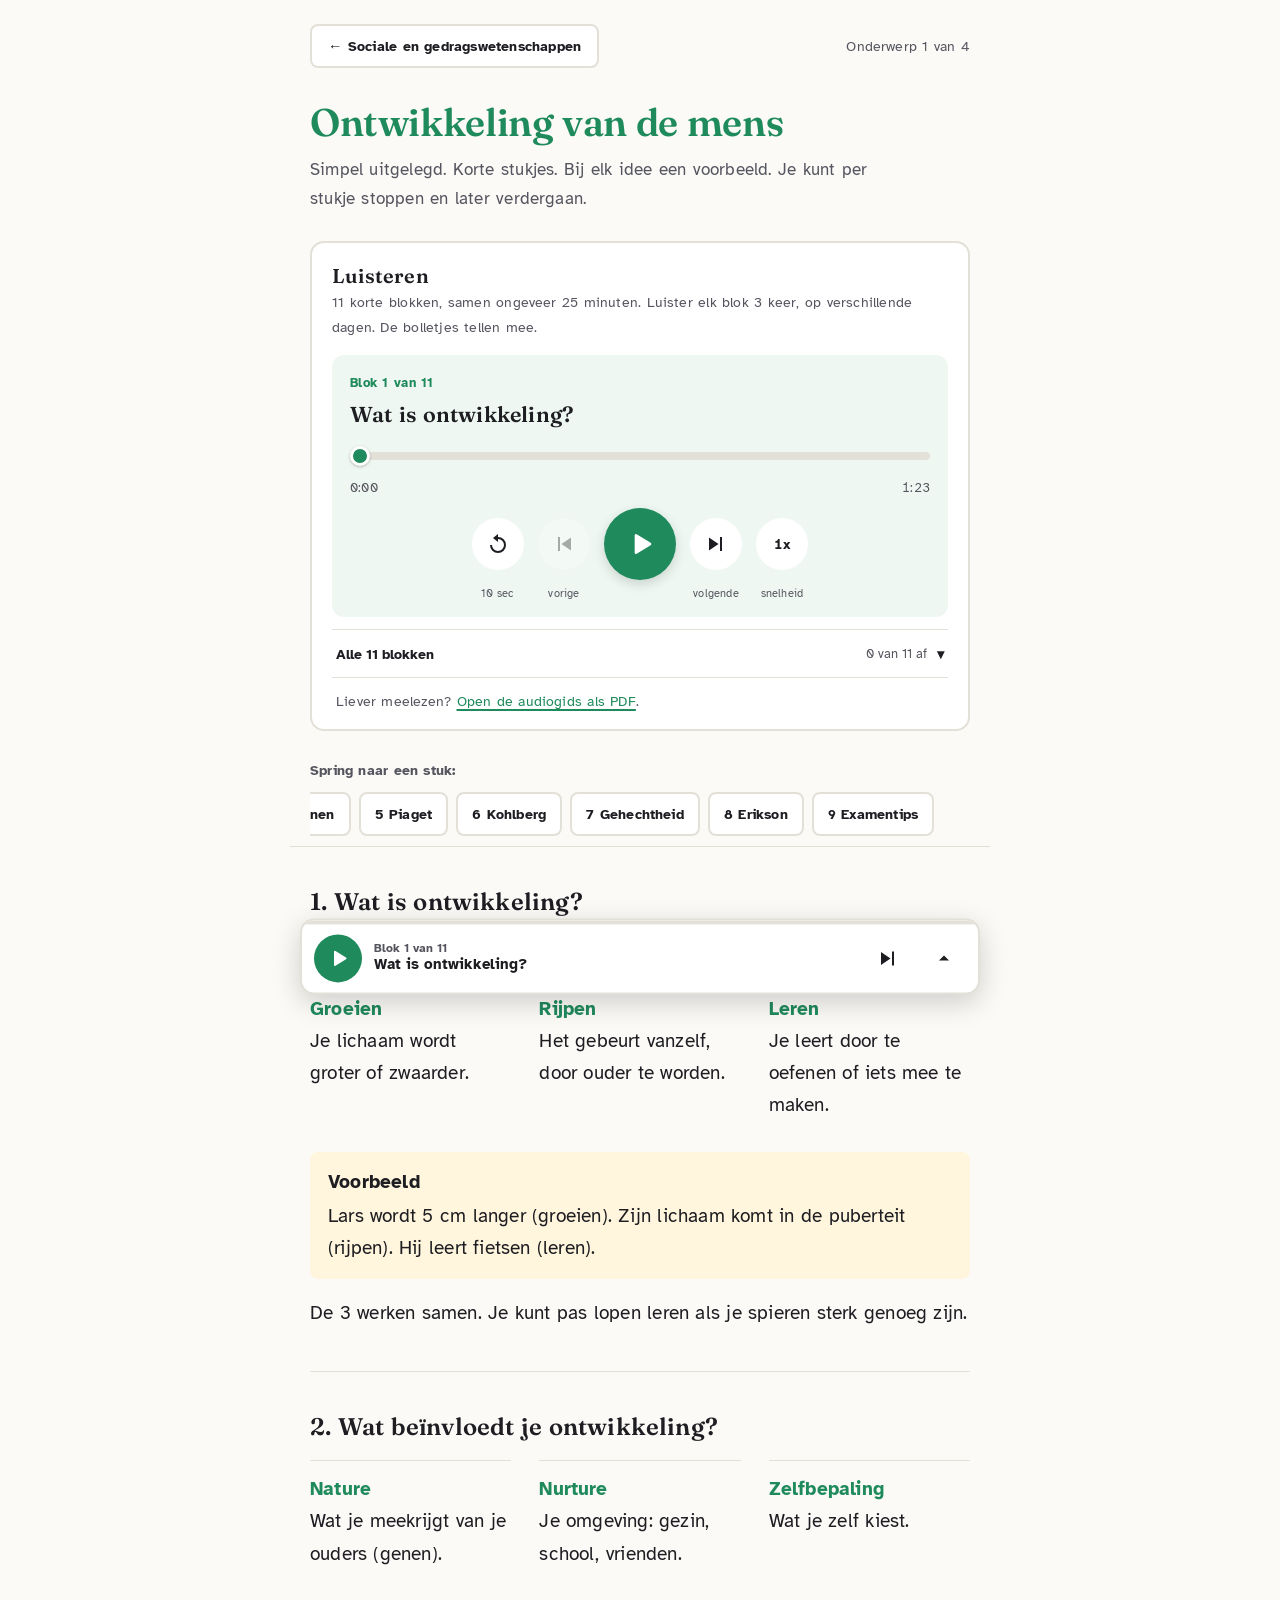
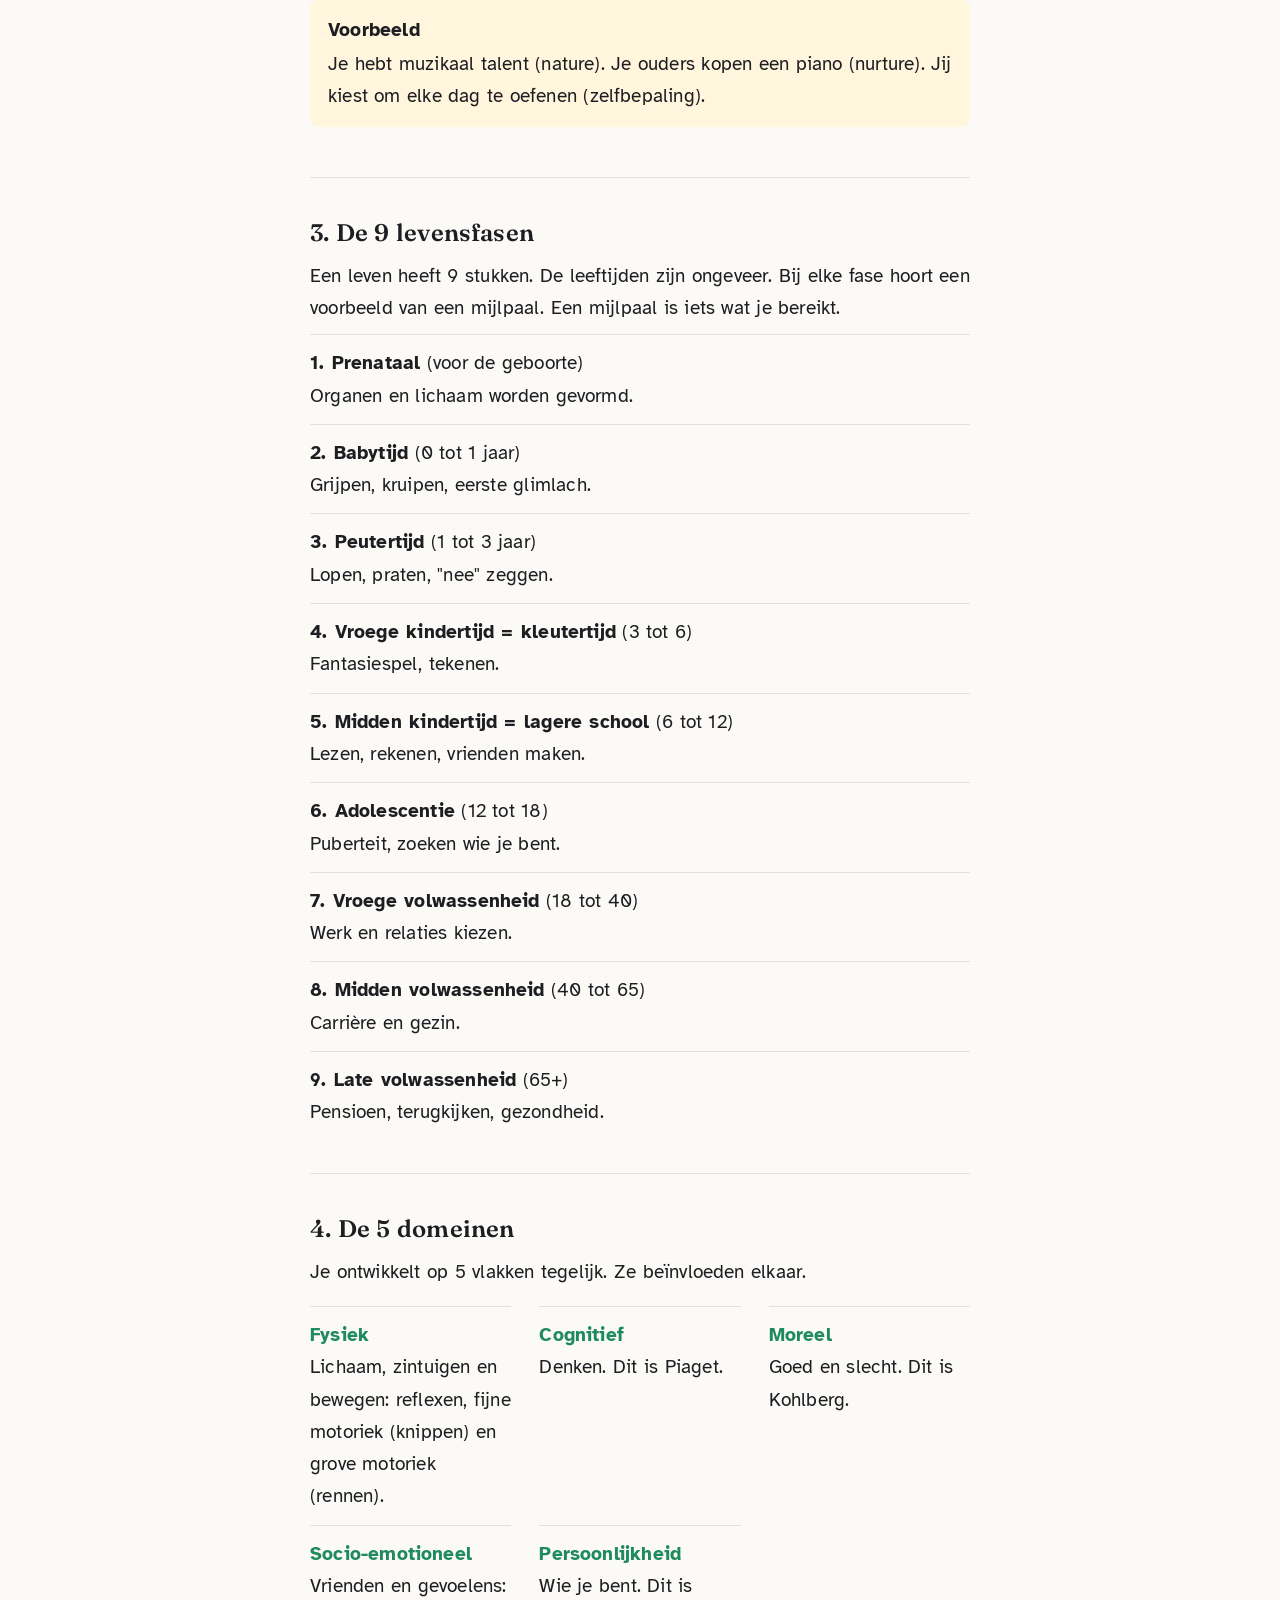
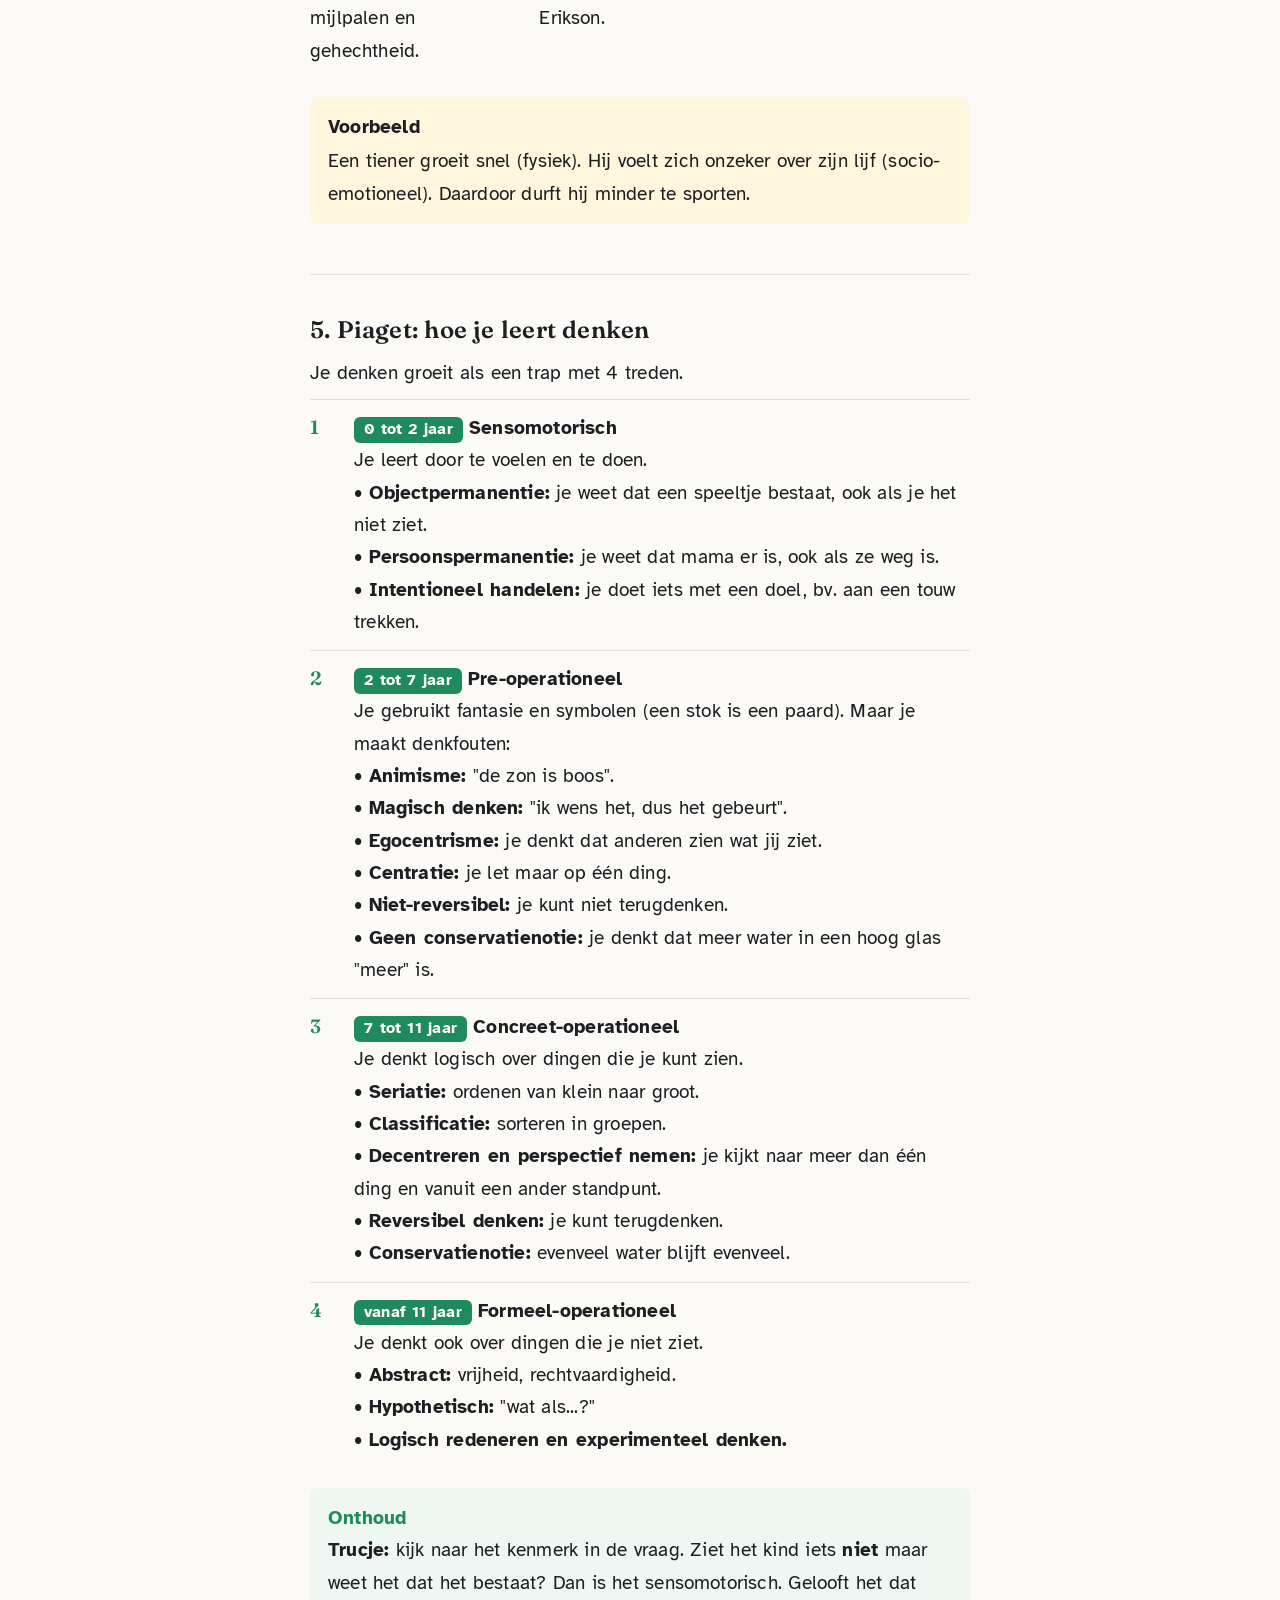
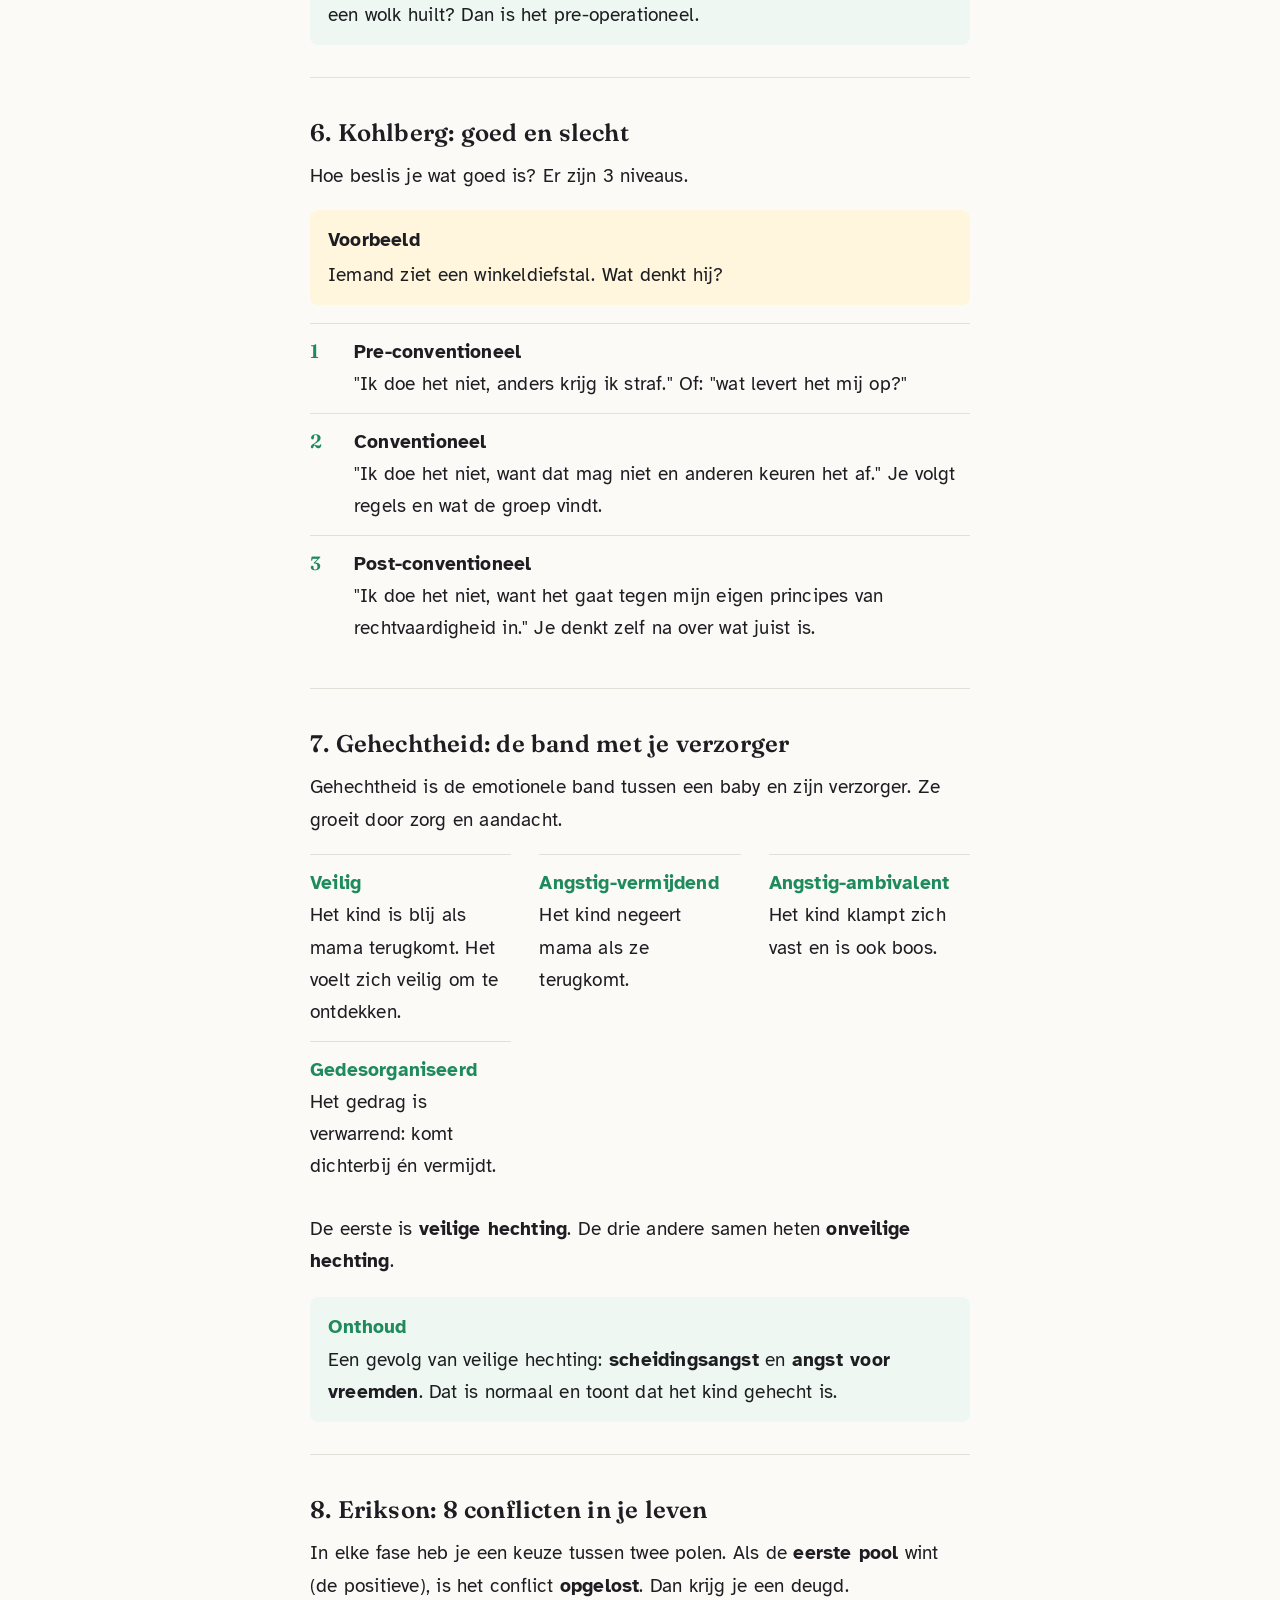
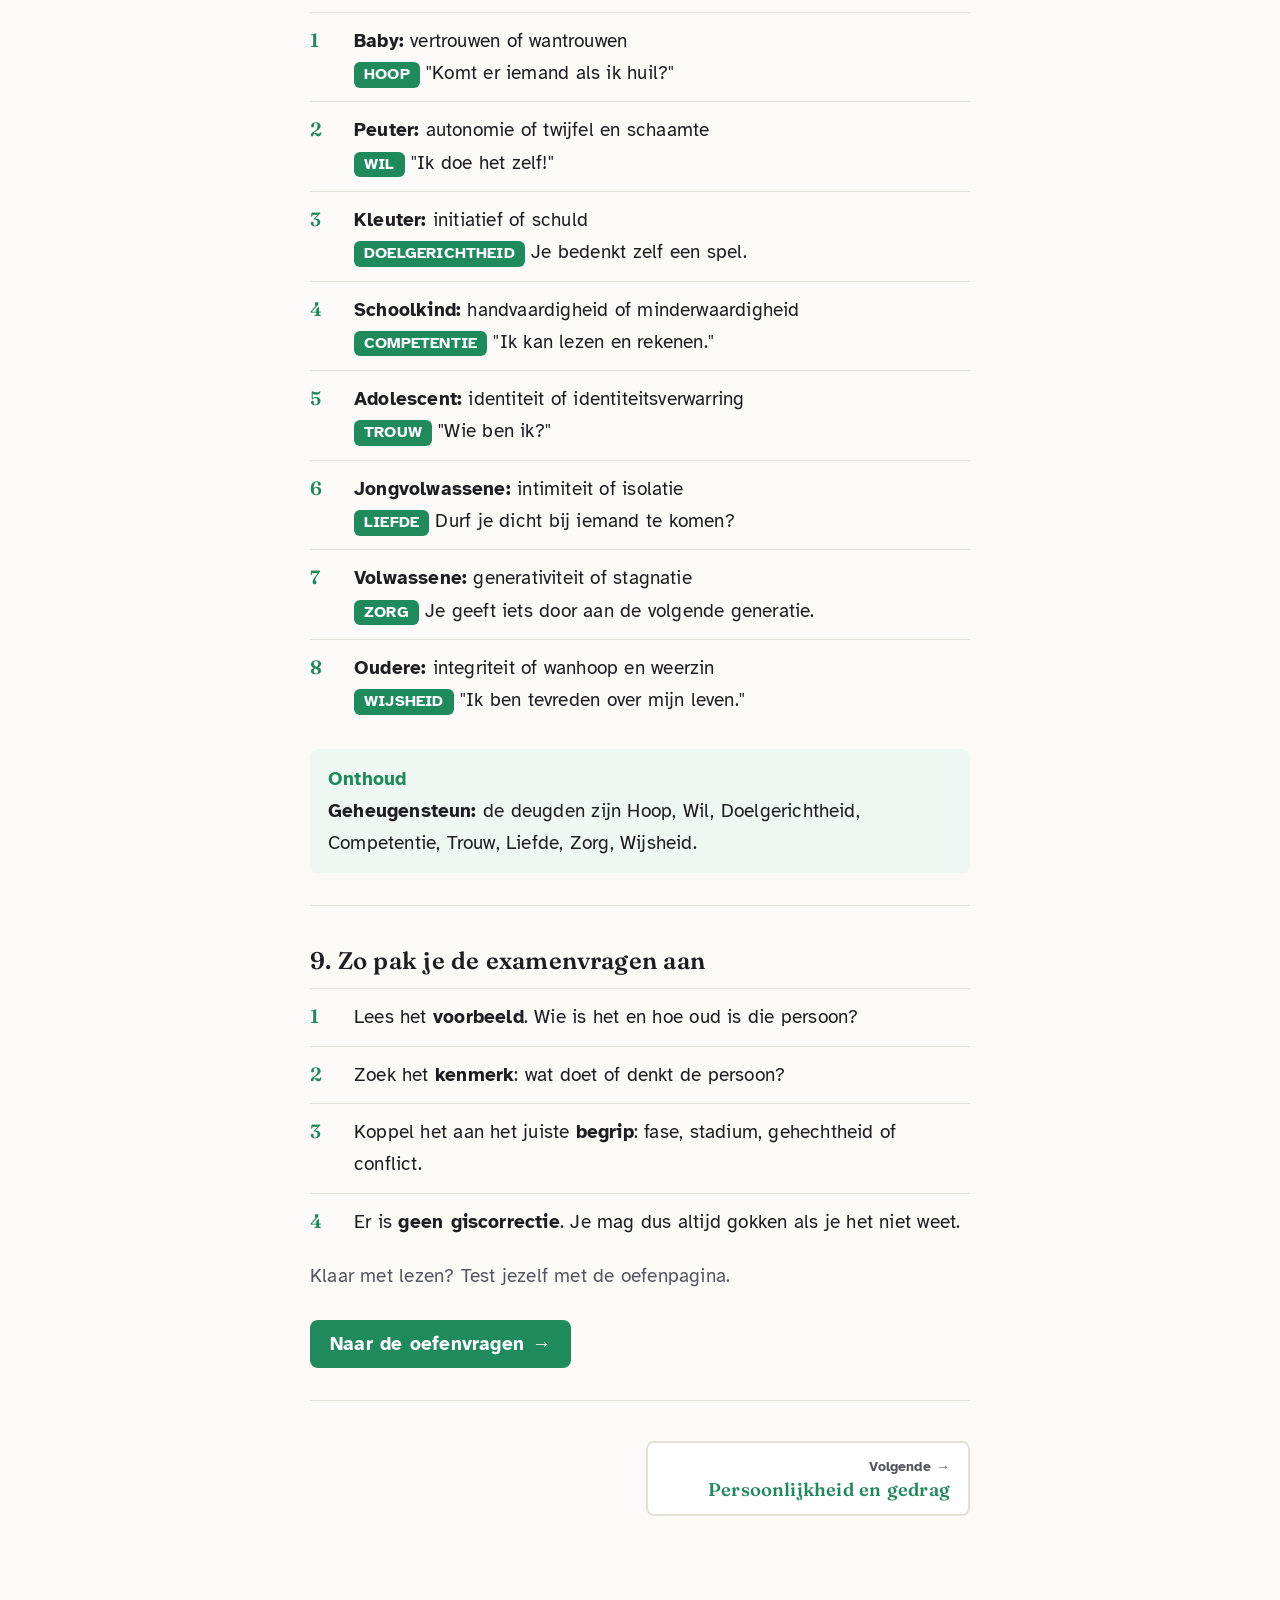
<file: sociale-en-gedragswetenschappen/Ontwikkeling van de mens_ simpel uitgelegd.html>
<!DOCTYPE html>
<html lang="nl">
<head>
<meta charset="utf-8">
<meta name="viewport" content="width=device-width, initial-scale=1, viewport-fit=cover">
<title>Ontwikkeling van de mens: simpel uitgelegd</title>
<link href="https://fonts.googleapis.com/css2?family=Atkinson+Hyperlegible:wght@400;700&family=Fraunces:opsz,wght@9..144,600&display=swap" rel="stylesheet">
<style>
:root{--bg:#fbfaf7;--card:#fff;--tx:#1d1d22;--mu:#55555f;--bd:#e3e0d8;--ex:#fff6dd;--exb:#e8c75a;--a:#1f8a5b;--tint:#eef7f1;--on-a:#fff;
padding-top:env(safe-area-inset-top,0px);padding-bottom:env(safe-area-inset-bottom,0px)}
@media (prefers-color-scheme:dark){:root:not([data-theme="light"]){--bg:#16161a;--card:#202027;--tx:#f1f0ec;--mu:#b5b4bd;--bd:#34343e;--ex:#3a3320;--exb:#a88a2c;--a:#5fd6a0;--tint:#1b3328;--on-a:#16161a}}
:root[data-theme="dark"]{--bg:#16161a;--card:#202027;--tx:#f1f0ec;--mu:#b5b4bd;--bd:#34343e;--ex:#3a3320;--exb:#a88a2c;--a:#5fd6a0;--tint:#1b3328;--on-a:#16161a}
html{scroll-behavior:smooth;scroll-padding-top:84px;-webkit-text-size-adjust:100%}
*{box-sizing:border-box}
body{margin:0;background:var(--bg);color:var(--tx);font-family:"Atkinson Hyperlegible",Verdana,sans-serif;font-size:19px;line-height:1.7;letter-spacing:.01em;word-spacing:.06em;overflow-wrap:break-word}
main{max-width:700px;margin:0 auto;padding:0 20px 96px}
b{font-weight:700}
i,em{font-style:normal;font-weight:700}
a{color:var(--a);text-decoration:underline;text-underline-offset:3px;text-decoration-thickness:2px}
a:focus-visible,button:focus-visible,summary:focus-visible{outline:3px solid var(--a);outline-offset:3px;border-radius:6px}
.readbar{position:fixed;top:0;left:0;height:4px;width:0;background:var(--a);z-index:20}
.topbar{display:flex;justify-content:space-between;align-items:center;flex-wrap:wrap;gap:10px;padding:24px 0 0}
.back{display:inline-flex;align-items:center;gap:6px;min-height:44px;padding:0 16px;border:2px solid var(--bd);border-radius:8px;background:var(--card);color:var(--tx);text-decoration:none;font-weight:700;font-size:.9rem}
.back:hover{border-color:var(--a);color:var(--a)}
.stepno{color:var(--mu);font-size:.9rem}
h1{font-family:Fraunces,Georgia,serif;font-weight:600;font-size:clamp(1.7rem,7vw,2.4rem);hyphens:auto;line-height:1.15;letter-spacing:-.01em;margin:32px 0 12px;color:var(--a)}
h2{font-family:Fraunces,Georgia,serif;font-weight:600;font-size:1.5rem;line-height:1.25;margin:0 0 12px}
p{margin:10px 0}
.sub{color:var(--mu)}
main > .sub{font-size:1.05rem;max-width:36em}
.navlabel{margin:28px 0 0;font-size:.85rem;font-weight:700;color:var(--mu)}
.navwrap{position:sticky;top:0;z-index:10;background:var(--bg);margin:0 -20px;padding:0 20px;border-bottom:1px solid var(--bd)}
.navwrap:after{content:"";position:absolute;right:0;top:0;bottom:0;width:36px;background:linear-gradient(90deg,transparent,var(--bg));pointer-events:none}
.nav{display:flex;gap:8px;overflow-x:auto;padding:10px 36px 10px 0;scrollbar-width:none;-webkit-overflow-scrolling:touch}
.nav::-webkit-scrollbar{display:none}
.nav a{flex-shrink:0;display:inline-flex;align-items:center;min-height:44px;padding:0 14px;border:2px solid var(--bd);border-radius:8px;background:var(--card);color:var(--tx);text-decoration:none;font-weight:700;font-size:.85rem;white-space:nowrap;cursor:pointer}
.nav a:hover{border-color:var(--a)}
.nav a.on{background:var(--a);border-color:var(--a);color:var(--on-a)}
section{padding:40px 0 32px;border-bottom:1px solid var(--bd);counter-reset:st}
.row{display:grid;grid-template-columns:repeat(auto-fit,minmax(180px,1fr));gap:0 28px;margin:18px 0}
.box{padding:12px 0;border-top:1px solid var(--bd)}
.box b{display:block;color:var(--a)}
.box i{display:none}
.ex{background:var(--ex);border-radius:8px;padding:14px 18px;margin:18px 0}
.ex:before{content:"Voorbeeld";display:block;font-weight:700;margin-bottom:2px}
.eff{margin:8px 0 4px;color:var(--mu)}
.eff:before{content:"Invloed op gedrag: ";font-weight:700;color:var(--tx)}
.step{display:grid;grid-template-columns:2rem 1fr;gap:12px;padding:12px 0;border-top:1px solid var(--bd);counter-increment:st}
.step.plain{grid-template-columns:1fr}
.step .e{font-family:Fraunces,Georgia,serif;font-weight:600;font-size:1.2rem;color:var(--a);line-height:1.6}
.step .e:before{content:counter(st)}
.pill{display:inline-block;background:var(--a);color:var(--on-a);padding:0 10px;border-radius:6px;font-weight:700;font-size:1rem;line-height:1.6}
.tip{background:var(--tint);border-radius:8px;padding:14px 18px;margin-top:20px}
.tip:before{content:"Onthoud";display:block;font-weight:700;color:var(--a)}
.tablewrap{overflow-x:auto;margin:18px 0;-webkit-overflow-scrolling:touch}
.tablehint{display:none;font-size:.85rem;color:var(--mu);margin:14px 0 -10px}
table{border-collapse:collapse;width:100%;min-width:460px;font-size:.92rem}
td,th{padding:10px 12px 10px 0;vertical-align:top;text-align:left;border-bottom:1px solid var(--bd)}
th{border-bottom:2px solid var(--a);font-weight:700}
details{background:var(--card);border:2px solid var(--bd);border-radius:8px;margin:10px 0}
details:hover{border-color:var(--a)}
summary{list-style:none;display:flex;align-items:flex-start;gap:12px;min-height:48px;padding:12px 16px;font-weight:700;cursor:pointer}
summary::-webkit-details-marker{display:none}
summary:before{content:"+";flex-shrink:0;width:28px;height:28px;border-radius:6px;background:var(--a);color:var(--on-a);display:grid;place-items:center;font-size:1.2rem;line-height:1;margin-top:1px}
details[open] summary:before{content:"\2212"}
summary:after{content:"Tik voor antwoord";margin-left:auto;flex-shrink:0;font-size:.8rem;font-weight:400;color:var(--mu);padding-top:3px}
details[open] summary:after{content:"Verberg"}
details p{margin:0;padding:0 16px 14px 56px}
details p:before{content:"Antwoord: ";font-weight:700;color:var(--a)}
a.btn{display:inline-flex;align-items:center;gap:8px;min-height:48px;margin-top:18px;background:var(--a);color:var(--on-a);text-decoration:none;font-weight:700;border-radius:8px;padding:0 20px}
a.btn:after{content:"\2192"}
a.btn:hover{filter:brightness(1.08)}
.pager{display:grid;grid-template-columns:1fr 1fr;gap:12px;margin-top:40px}
.pager a{display:flex;flex-direction:column;justify-content:center;min-height:72px;padding:12px 18px;border:2px solid var(--bd);border-radius:8px;background:var(--card);color:var(--tx);text-decoration:none}
.pager a:hover{border-color:var(--a)}
.pager small{color:var(--mu);font-size:.85rem;font-weight:700}
.pager b{font-family:Fraunces,Georgia,serif;font-weight:600;font-size:1.15rem;line-height:1.3;color:var(--a)}
.pager .next{grid-column:2;text-align:right}
@media (max-width:540px){
 body{font-size:18px}
 main{padding:0 16px 80px}
 .navwrap{margin:0 -16px;padding:0 16px}
 h1{margin-top:24px}
 h2{font-size:1.35rem}
 section{padding:32px 0 26px}
 .row{grid-template-columns:1fr}
 .tablehint{display:block}
 summary:after{display:none}
 details p{padding-left:16px}
 .pager{grid-template-columns:1fr}
 .pager .next{grid-column:1;text-align:left}
 a.btn{width:100%;justify-content:center}
}
@media (prefers-reduced-motion:reduce){html{scroll-behavior:auto}}
</style>
<link rel="stylesheet" href="../assets/luisteren.css">
</head>
<body>
<main>
<div class="readbar"></div>
<div class="topbar"><a class="back" href="index.html">&larr; Sociale en gedragswetenschappen</a><span class="stepno">Onderwerp 1 van 4</span></div>

<h1>Ontwikkeling van de mens</h1>
<p class="sub">Simpel uitgelegd. Korte stukjes. Bij elk idee een voorbeeld. Je kunt per stukje stoppen en later verdergaan.</p>
<section class="listen" id="luister">
<h2>Luisteren</h2>
<p class="listen-sub">11 korte blokken, samen ongeveer 25 minuten. Luister elk blok 3 keer, op verschillende dagen. De bolletjes tellen mee.</p>
<ol class="tracks">
<li><a href="audio/Blok%201.1%20Wat%20is%20ontwikkeling.mp3" data-dur="1:23">Wat is ontwikkeling?</a></li>
<li><a href="audio/Blok%201.2%20De%20ontwikkelingsdomeinen.mp3" data-dur="2:08">De ontwikkelingsdomeinen</a></li>
<li><a href="audio/Blok%201.3%20De%20levensloopfasen.mp3" data-dur="2:33">De levensloopfasen</a></li>
<li><a href="audio/Blok%201.4%20Wat%20beinvloedt%20ontwikkeling.mp3" data-dur="1:54">Wat beïnvloedt ontwikkeling?</a></li>
<li><a href="audio/Blok%201.5%20Piaget%20en%20de%20cognitieve%20ontwikkeling.mp3" data-dur="3:53">Piaget en de cognitieve ontwikkeling</a></li>
<li><a href="audio/Blok%201.6%20Erikson%20en%20de%20socio-emotionele%20ontwikkeling.mp3" data-dur="2:59">Erikson en de socio-emotionele ontwikkeling</a></li>
<li><a href="audio/Blok%201.7%20Gehechtheid.mp3" data-dur="2:59">Gehechtheid</a></li>
<li><a href="audio/Blok%201.8%20Kohlberg%20en%20de%20morele%20ontwikkeling.mp3" data-dur="1:48">Kohlberg en de morele ontwikkeling</a></li>
<li><a href="audio/Blok%201.9%20Identiteitsvorming%20in%20de%20adolescentie.mp3" data-dur="1:36">Identiteitsvorming in de adolescentie</a></li>
<li><a href="audio/Blok%201.10%20Grote%20herhaling.mp3" data-dur="1:22">Grote herhaling</a></li>
<li><a href="audio/Blok%201.11%20Zelftest%20voor%20luisteraars.mp3" data-dur="2:26">Zelftest voor luisteraars</a></li>
</ol>
<p class="listen-foot">Liever meelezen? <a href="audio/Audio-studiegids%201.%20Ontwikkeling%20van%20de%20mens.pdf">Open de audiogids als PDF</a>.</p>
</section>
<p class="navlabel">Spring naar een stuk:</p>
<div class="navwrap"><div class="nav"><a href="#luister">Luisteren</a><a href="#a">1 Wat is het?</a><a href="#b">2 Wat beïnvloedt je?</a><a href="#c">3 Levensfasen</a><a href="#d">4 Domeinen</a><a href="#e">5 Piaget</a><a href="#f">6 Kohlberg</a><a href="#g">7 Gehechtheid</a><a href="#h">8 Erikson</a><a href="#i">9 Examentips</a></div></div>

<section id="a">
<h2>1. Wat is ontwikkeling?</h2>
<p>Ontwikkeling zijn <b>3 dingen samen</b>:</p>
<div class="row">
<div class="box"><b>Groeien</b>Je lichaam wordt groter of zwaarder.</div>
<div class="box"><b>Rijpen</b>Het gebeurt vanzelf, door ouder te worden.</div>
<div class="box"><b>Leren</b>Je leert door te oefenen of iets mee te maken.</div>
</div>
<div class="ex">Lars wordt 5 cm langer (groeien). Zijn lichaam komt in de puberteit (rijpen). Hij leert fietsen (leren).</div>
<p>De 3 werken samen. Je kunt pas lopen leren als je spieren sterk genoeg zijn.</p>
</section>

<section id="b">
<h2>2. Wat beïnvloedt je ontwikkeling?</h2>
<div class="row">
<div class="box"><b>Nature</b>Wat je meekrijgt van je ouders (genen).</div>
<div class="box"><b>Nurture</b>Je omgeving: gezin, school, vrienden.</div>
<div class="box"><b>Zelfbepaling</b>Wat je zelf kiest.</div>
</div>
<div class="ex">Je hebt muzikaal talent (nature). Je ouders kopen een piano (nurture). Jij kiest om elke dag te oefenen (zelfbepaling).</div>
</section>

<section id="c">
<h2>3. De 9 levensfasen</h2>
<p>Een leven heeft 9 stukken. De leeftijden zijn ongeveer. Bij elke fase hoort een voorbeeld van een mijlpaal. Een mijlpaal is iets wat je bereikt.</p>
<div class="step plain"><div><b>1. Prenataal</b> (voor de geboorte)<br>Organen en lichaam worden gevormd.</div></div>
<div class="step plain"><div><b>2. Babytijd</b> (0 tot 1 jaar)<br>Grijpen, kruipen, eerste glimlach.</div></div>
<div class="step plain"><div><b>3. Peutertijd</b> (1 tot 3 jaar)<br>Lopen, praten, "nee" zeggen.</div></div>
<div class="step plain"><div><b>4. Vroege kindertijd = kleutertijd</b> (3 tot 6)<br>Fantasiespel, tekenen.</div></div>
<div class="step plain"><div><b>5. Midden kindertijd = lagere school</b> (6 tot 12)<br>Lezen, rekenen, vrienden maken.</div></div>
<div class="step plain"><div><b>6. Adolescentie</b> (12 tot 18)<br>Puberteit, zoeken wie je bent.</div></div>
<div class="step plain"><div><b>7. Vroege volwassenheid</b> (18 tot 40)<br>Werk en relaties kiezen.</div></div>
<div class="step plain"><div><b>8. Midden volwassenheid</b> (40 tot 65)<br>Carrière en gezin.</div></div>
<div class="step plain"><div><b>9. Late volwassenheid</b> (65+)<br>Pensioen, terugkijken, gezondheid.</div></div>
</section>

<section id="d">
<h2>4. De 5 domeinen</h2>
<p>Je ontwikkelt op 5 vlakken tegelijk. Ze beïnvloeden elkaar.</p>
<div class="row">
<div class="box"><b>Fysiek</b>Lichaam, zintuigen en bewegen: reflexen, fijne motoriek (knippen) en grove motoriek (rennen).</div>
<div class="box"><b>Cognitief</b>Denken. Dit is Piaget.</div>
<div class="box"><b>Moreel</b>Goed en slecht. Dit is Kohlberg.</div>
<div class="box"><b>Socio-emotioneel</b>Vrienden en gevoelens: mijlpalen en gehechtheid.</div>
<div class="box"><b>Persoonlijkheid</b>Wie je bent. Dit is Erikson.</div>
</div>
<div class="ex">Een tiener groeit snel (fysiek). Hij voelt zich onzeker over zijn lijf (socio-emotioneel). Daardoor durft hij minder te sporten.</div>
</section>

<section id="e">
<h2>5. Piaget: hoe je leert denken</h2>
<p>Je denken groeit als een trap met 4 treden.</p>
<div class="step"><div class="e"></div><div><span class="pill">0 tot 2 jaar</span> <b>Sensomotorisch</b><br>Je leert door te voelen en te doen.<br>• <b>Objectpermanentie:</b> je weet dat een speeltje bestaat, ook als je het niet ziet.<br>• <b>Persoonspermanentie:</b> je weet dat mama er is, ook als ze weg is.<br>• <b>Intentioneel handelen:</b> je doet iets met een doel, bv. aan een touw trekken.</div></div>
<div class="step"><div class="e"></div><div><span class="pill">2 tot 7 jaar</span> <b>Pre-operationeel</b><br>Je gebruikt fantasie en symbolen (een stok is een paard). Maar je maakt denkfouten:<br>• <b>Animisme:</b> "de zon is boos".<br>• <b>Magisch denken:</b> "ik wens het, dus het gebeurt".<br>• <b>Egocentrisme:</b> je denkt dat anderen zien wat jij ziet.<br>• <b>Centratie:</b> je let maar op één ding.<br>• <b>Niet-reversibel:</b> je kunt niet terugdenken.<br>• <b>Geen conservatienotie:</b> je denkt dat meer water in een hoog glas "meer" is.</div></div>
<div class="step"><div class="e"></div><div><span class="pill">7 tot 11 jaar</span> <b>Concreet-operationeel</b><br>Je denkt logisch over dingen die je kunt zien.<br>• <b>Seriatie:</b> ordenen van klein naar groot.<br>• <b>Classificatie:</b> sorteren in groepen.<br>• <b>Decentreren en perspectief nemen:</b> je kijkt naar meer dan één ding en vanuit een ander standpunt.<br>• <b>Reversibel denken:</b> je kunt terugdenken.<br>• <b>Conservatienotie:</b> evenveel water blijft evenveel.</div></div>
<div class="step"><div class="e"></div><div><span class="pill">vanaf 11 jaar</span> <b>Formeel-operationeel</b><br>Je denkt ook over dingen die je niet ziet.<br>• <b>Abstract:</b> vrijheid, rechtvaardigheid.<br>• <b>Hypothetisch:</b> "wat als...?"<br>• <b>Logisch redeneren en experimenteel denken.</b></div></div>
<div class="tip"><b>Trucje:</b> kijk naar het kenmerk in de vraag. Ziet het kind iets <i>niet</i> maar weet het dat het bestaat? Dan is het sensomotorisch. Gelooft het dat een wolk huilt? Dan is het pre-operationeel.</div>
</section>

<section id="f">
<h2>6. Kohlberg: goed en slecht</h2>
<p>Hoe beslis je wat goed is? Er zijn 3 niveaus.</p>
<div class="ex">Iemand ziet een winkeldiefstal. Wat denkt hij?</div>
<div class="step"><div class="e"></div><div><b>Pre-conventioneel</b><br>"Ik doe het niet, anders krijg ik straf." Of: "wat levert het mij op?"</div></div>
<div class="step"><div class="e"></div><div><b>Conventioneel</b><br>"Ik doe het niet, want dat mag niet en anderen keuren het af." Je volgt regels en wat de groep vindt.</div></div>
<div class="step"><div class="e"></div><div><b>Post-conventioneel</b><br>"Ik doe het niet, want het gaat tegen mijn eigen principes van rechtvaardigheid in." Je denkt zelf na over wat juist is.</div></div>
</section>

<section id="g">
<h2>7. Gehechtheid: de band met je verzorger</h2>
<p>Gehechtheid is de emotionele band tussen een baby en zijn verzorger. Ze groeit door zorg en aandacht.</p>
<div class="row">
<div class="box"><b>Veilig</b>Het kind is blij als mama terugkomt. Het voelt zich veilig om te ontdekken.</div>
<div class="box"><b>Angstig-vermijdend</b>Het kind negeert mama als ze terugkomt.</div>
<div class="box"><b>Angstig-ambivalent</b>Het kind klampt zich vast en is ook boos.</div>
<div class="box"><b>Gedesorganiseerd</b>Het gedrag is verwarrend: komt dichterbij én vermijdt.</div>
</div>
<p>De eerste is <b>veilige hechting</b>. De drie andere samen heten <b>onveilige hechting</b>.</p>
<div class="tip">Een gevolg van veilige hechting: <b>scheidingsangst</b> en <b>angst voor vreemden</b>. Dat is normaal en toont dat het kind gehecht is.</div>
</section>

<section id="h">
<h2>8. Erikson: 8 conflicten in je leven</h2>
<p>In elke fase heb je een keuze tussen twee polen. Als de <b>eerste pool</b> wint (de positieve), is het conflict <b>opgelost</b>. Dan krijg je een deugd.</p>
<div class="step"><div class="e"></div><div><b>Baby:</b> vertrouwen of wantrouwen<br><span class="pill">HOOP</span> "Komt er iemand als ik huil?"</div></div>
<div class="step"><div class="e"></div><div><b>Peuter:</b> autonomie of twijfel en schaamte<br><span class="pill">WIL</span> "Ik doe het zelf!"</div></div>
<div class="step"><div class="e"></div><div><b>Kleuter:</b> initiatief of schuld<br><span class="pill">DOELGERICHTHEID</span> Je bedenkt zelf een spel.</div></div>
<div class="step"><div class="e"></div><div><b>Schoolkind:</b> handvaardigheid of minderwaardigheid<br><span class="pill">COMPETENTIE</span> "Ik kan lezen en rekenen."</div></div>
<div class="step"><div class="e"></div><div><b>Adolescent:</b> identiteit of identiteitsverwarring<br><span class="pill">TROUW</span> "Wie ben ik?"</div></div>
<div class="step"><div class="e"></div><div><b>Jongvolwassene:</b> intimiteit of isolatie<br><span class="pill">LIEFDE</span> Durf je dicht bij iemand te komen?</div></div>
<div class="step"><div class="e"></div><div><b>Volwassene:</b> generativiteit of stagnatie<br><span class="pill">ZORG</span> Je geeft iets door aan de volgende generatie.</div></div>
<div class="step"><div class="e"></div><div><b>Oudere:</b> integriteit of wanhoop en weerzin<br><span class="pill">WIJSHEID</span> "Ik ben tevreden over mijn leven."</div></div>
<div class="tip"><b>Geheugensteun:</b> de deugden zijn Hoop, Wil, Doelgerichtheid, Competentie, Trouw, Liefde, Zorg, Wijsheid.</div>
</section>

<section id="i">
<h2>9. Zo pak je de examenvragen aan</h2>
<div class="step"><div class="e"></div><div>Lees het <b>voorbeeld</b>. Wie is het en hoe oud is die persoon?</div></div>
<div class="step"><div class="e"></div><div>Zoek het <b>kenmerk</b>: wat doet of denkt de persoon?</div></div>
<div class="step"><div class="e"></div><div>Koppel het aan het juiste <b>begrip</b>: fase, stadium, gehechtheid of conflict.</div></div>
<div class="step"><div class="e"></div><div>Er is <b>geen giscorrectie</b>. Je mag dus altijd gokken als je het niet weet.</div></div>
<p class="sub">Klaar met lezen? Test jezelf met de oefenpagina.</p>
<a class="btn" href="Vakfiche%202026%20en%202027_%20schema%E2%80%99s%20en%20oefenen.html">Naar de oefenvragen</a>
</section>
<nav class="pager"><a class="next" href="Persoonlijkheid%20en%20gedrag_%20simpel%20uitgelegd.html"><small>Volgende &rarr;</small><b>Persoonlijkheid en gedrag</b></a></nav>
</main>
<script>
(function(){
var bar=document.querySelector('.readbar'),last=null;
var links=[].slice.call(document.querySelectorAll('.nav a'));
function upd(){
 var h=document.documentElement,max=h.scrollHeight-h.clientHeight;
 bar.style.width=(max>0?h.scrollTop/max*100:0)+'%';
 var cur=null;
 links.forEach(function(a){var s=document.querySelector(a.getAttribute('href'));if(s&&s.getBoundingClientRect().top<120)cur=a;});
 links.forEach(function(a){a.classList.toggle('on',a===cur);});
 if(cur&&cur!==last){last=cur;cur.parentNode.scrollTo({left:cur.offsetLeft-20,behavior:'smooth'});}
}
window.addEventListener('scroll',upd,{passive:true});upd();
})();
</script>
<script src="../assets/luisteren.js"></script>
</body>
</html>
</file>
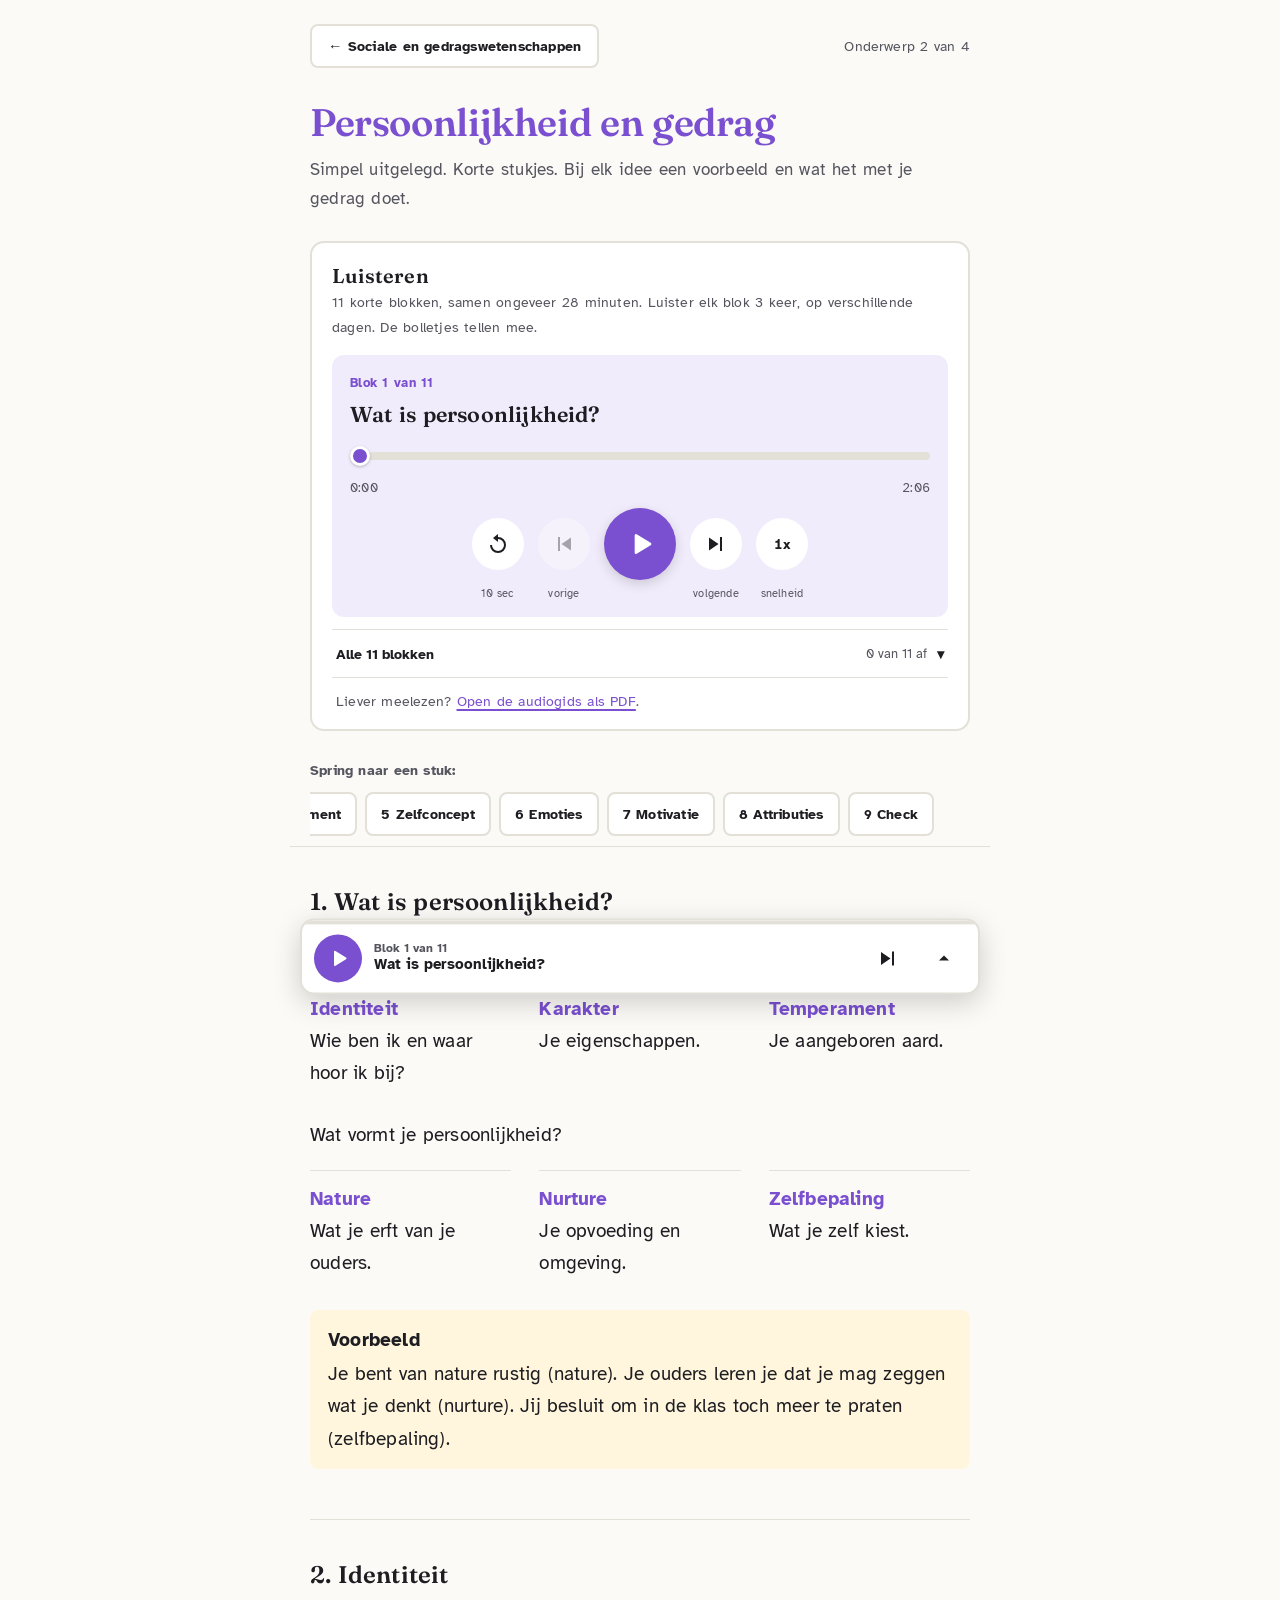
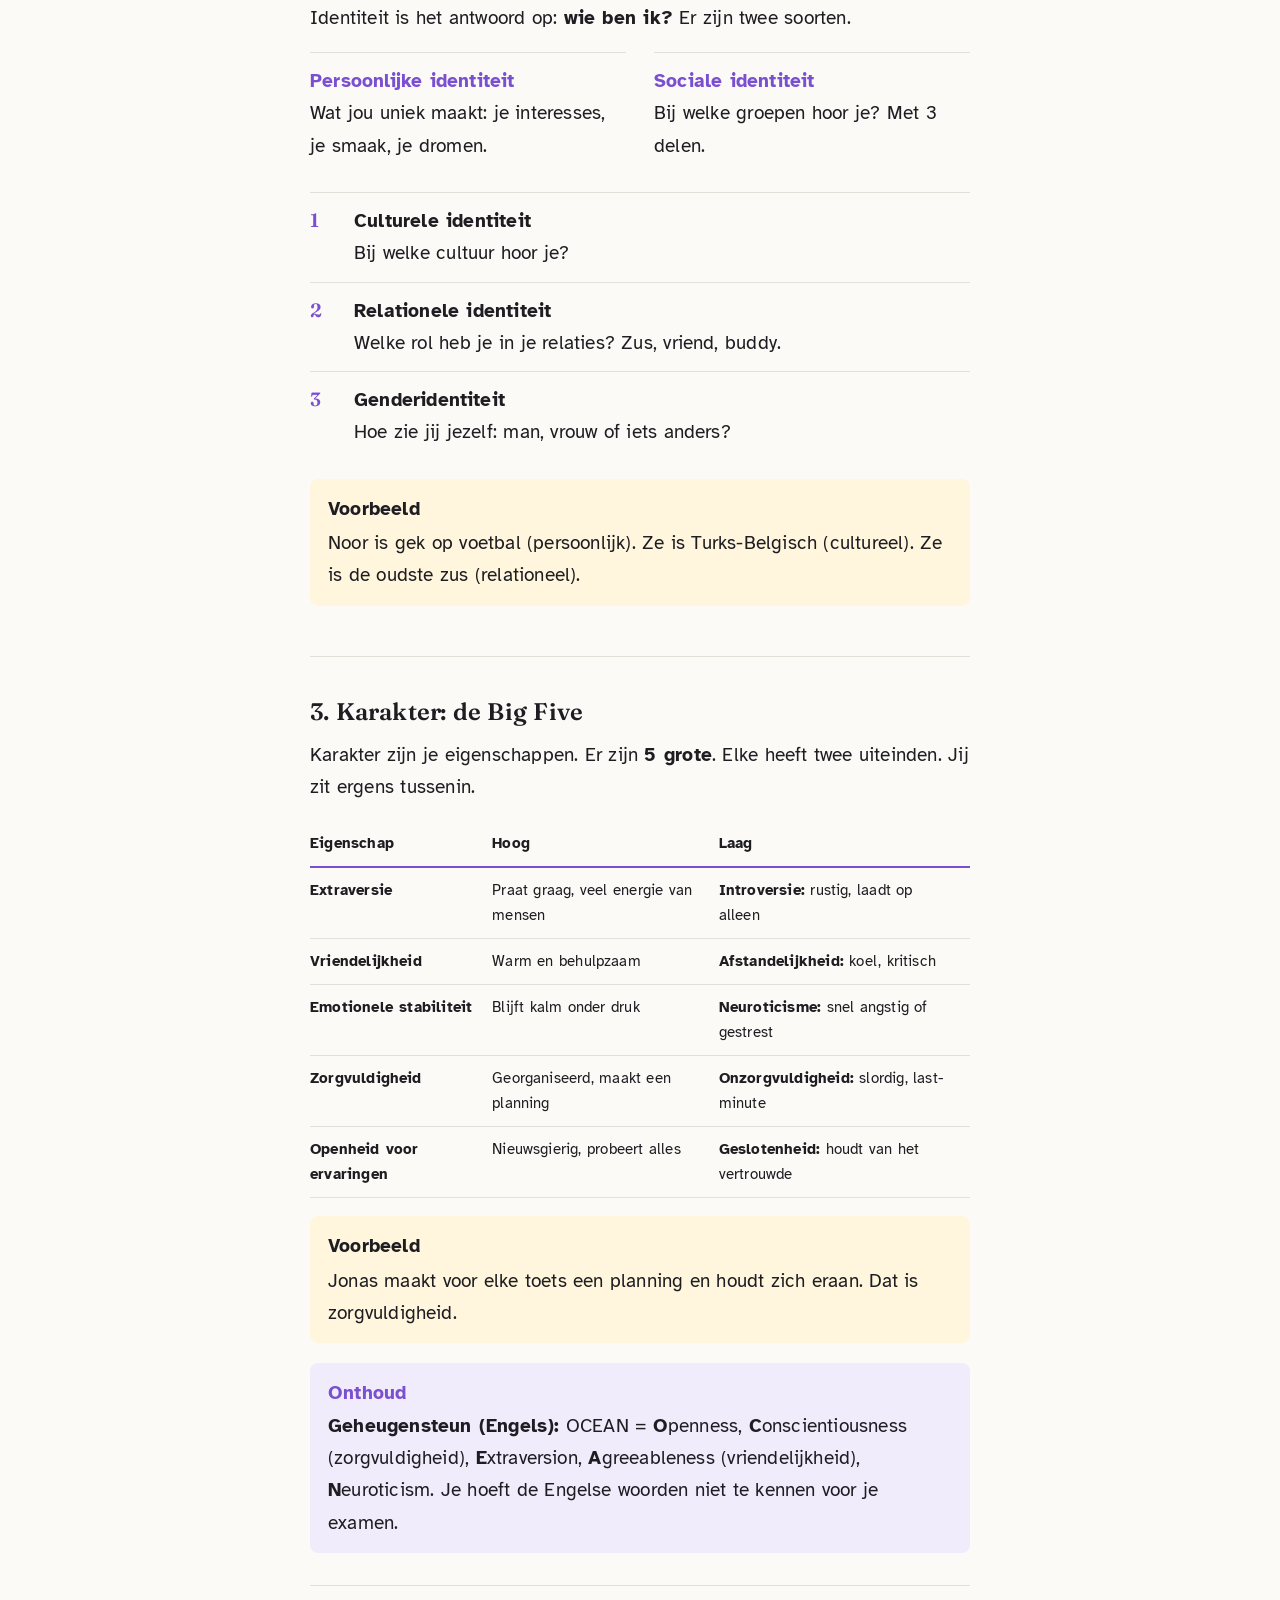
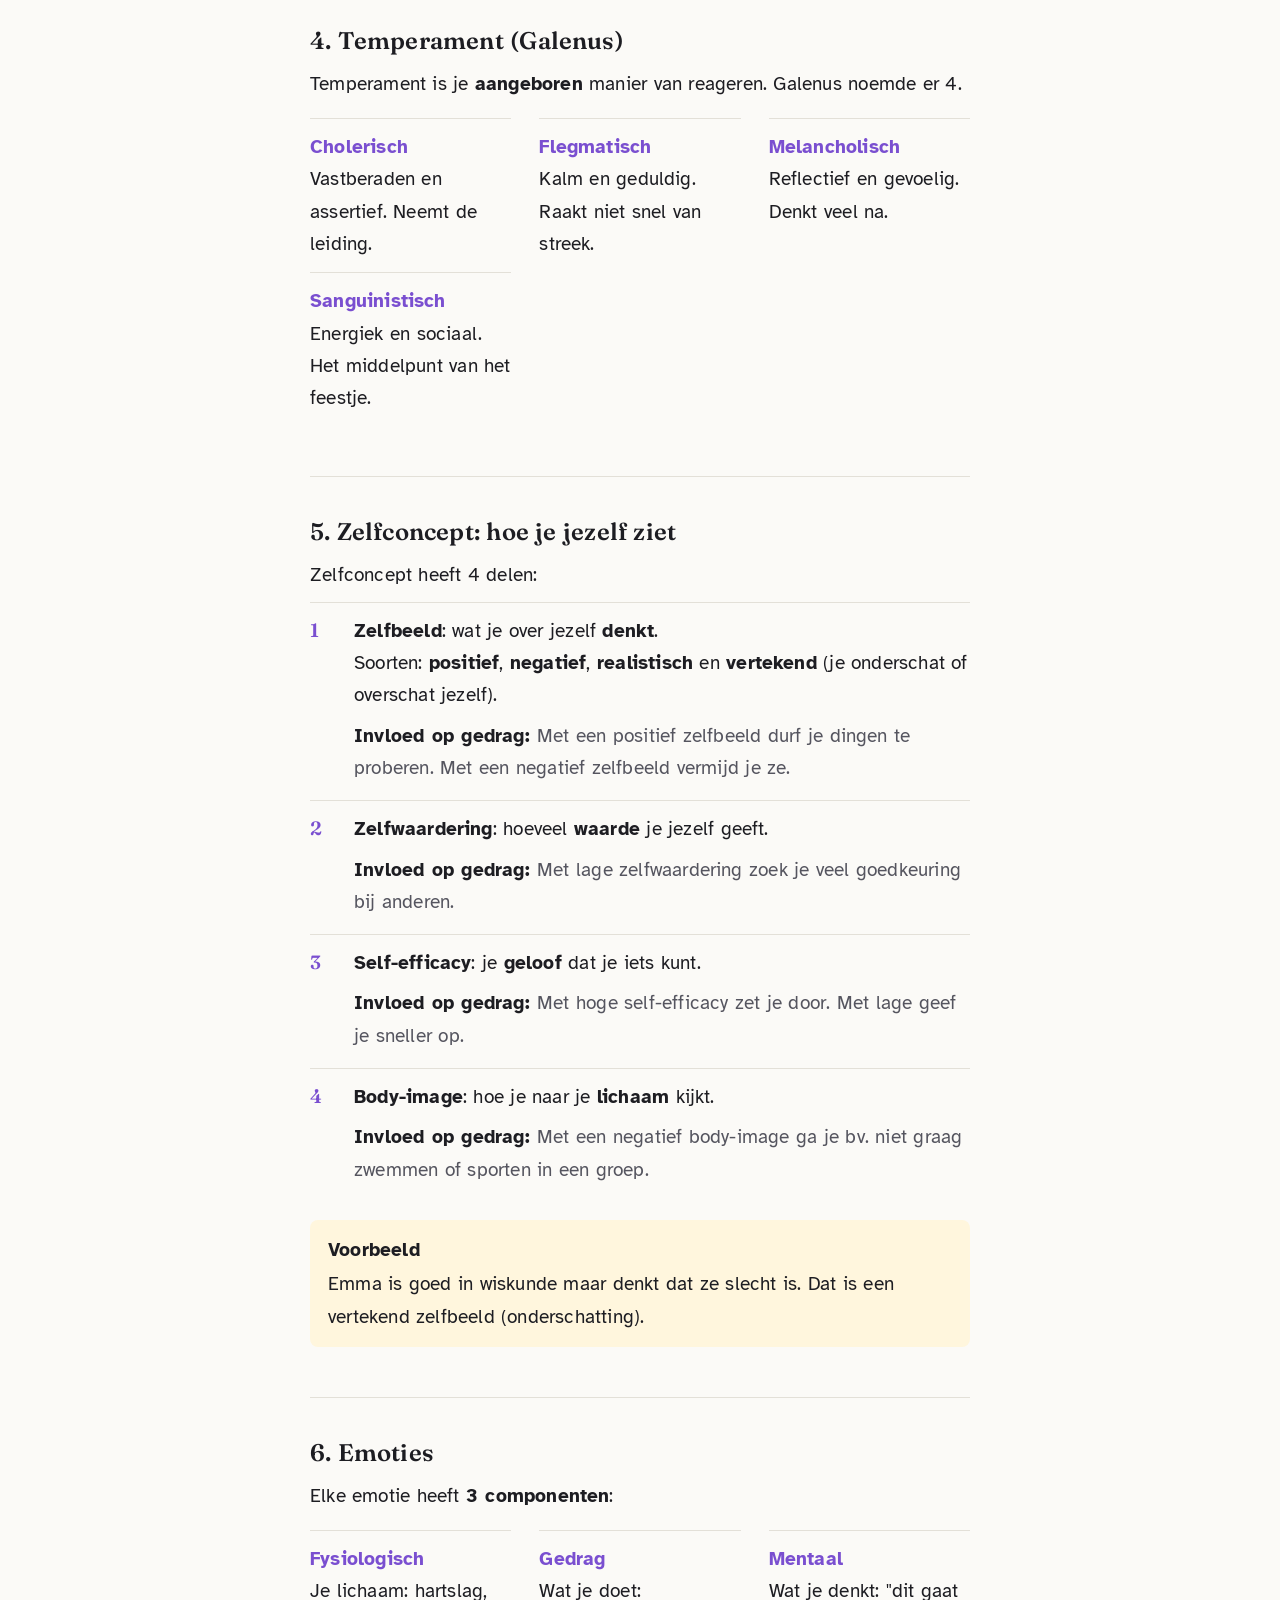
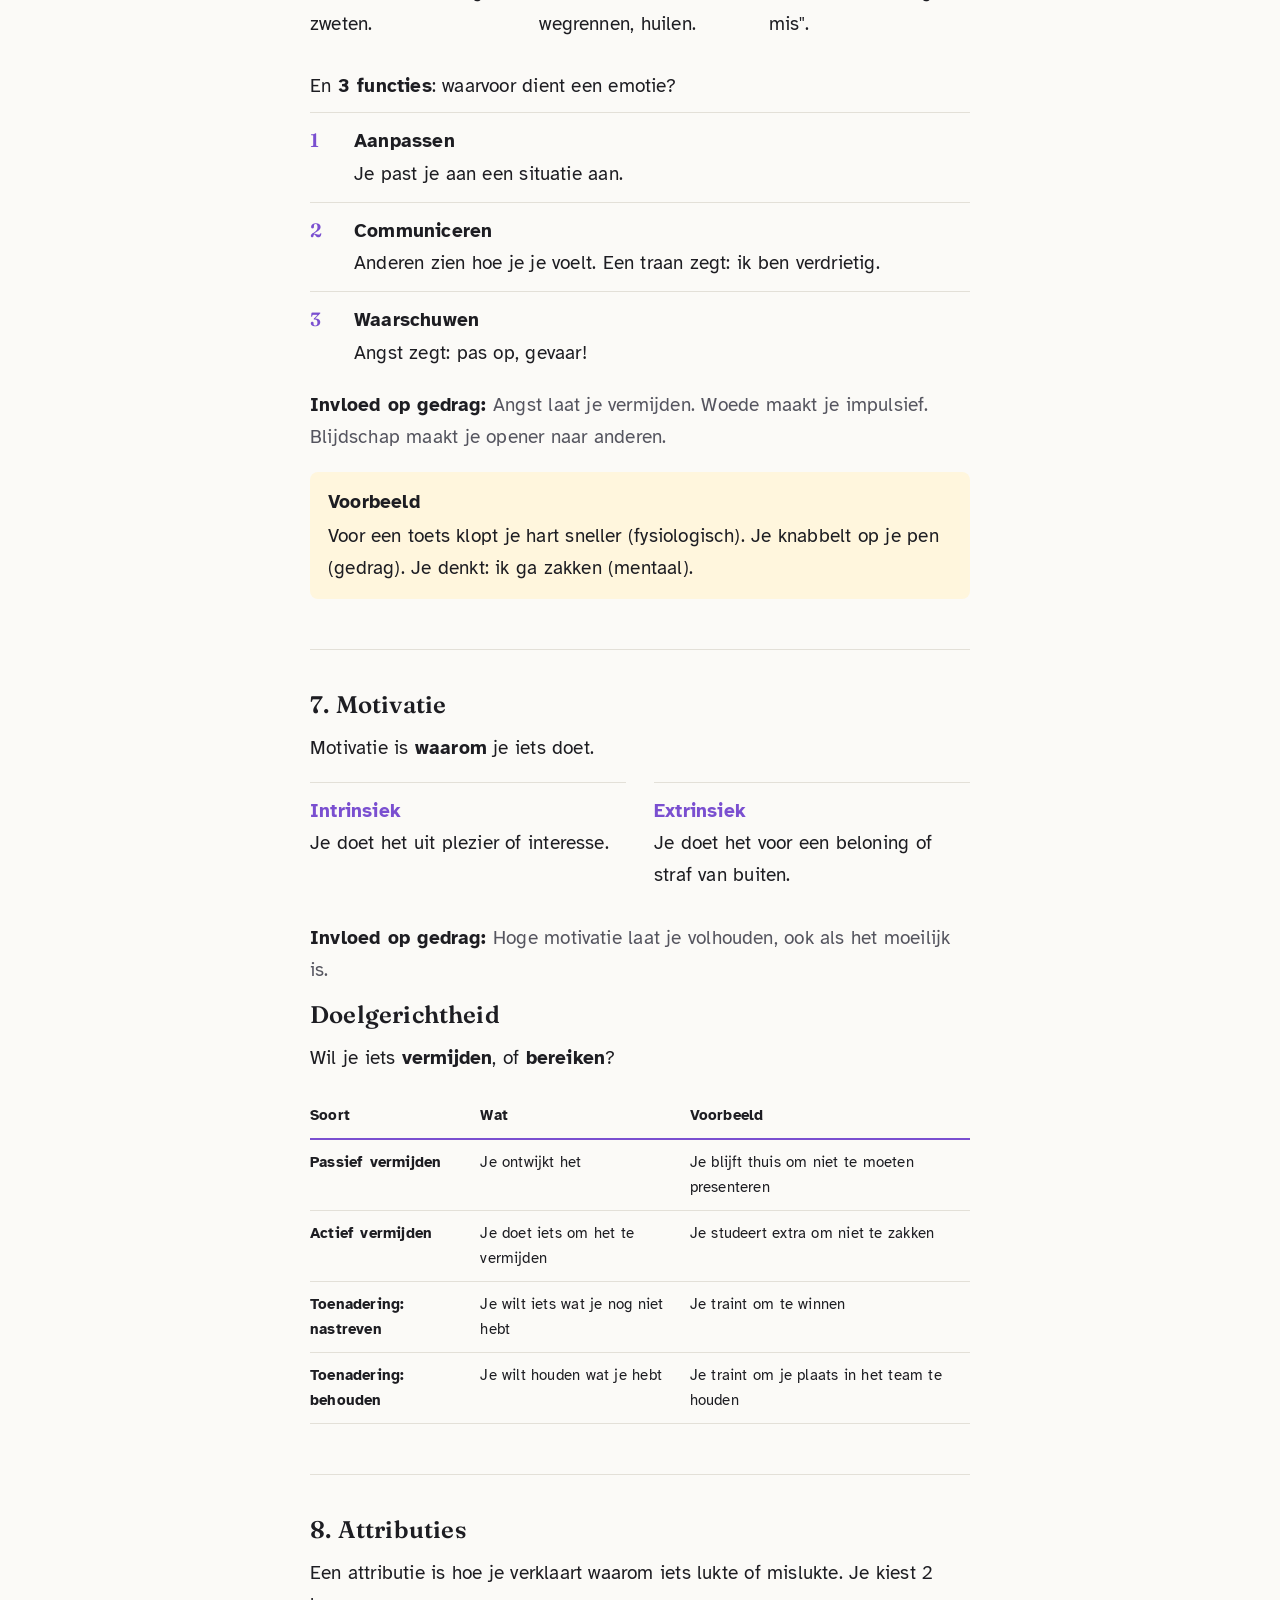
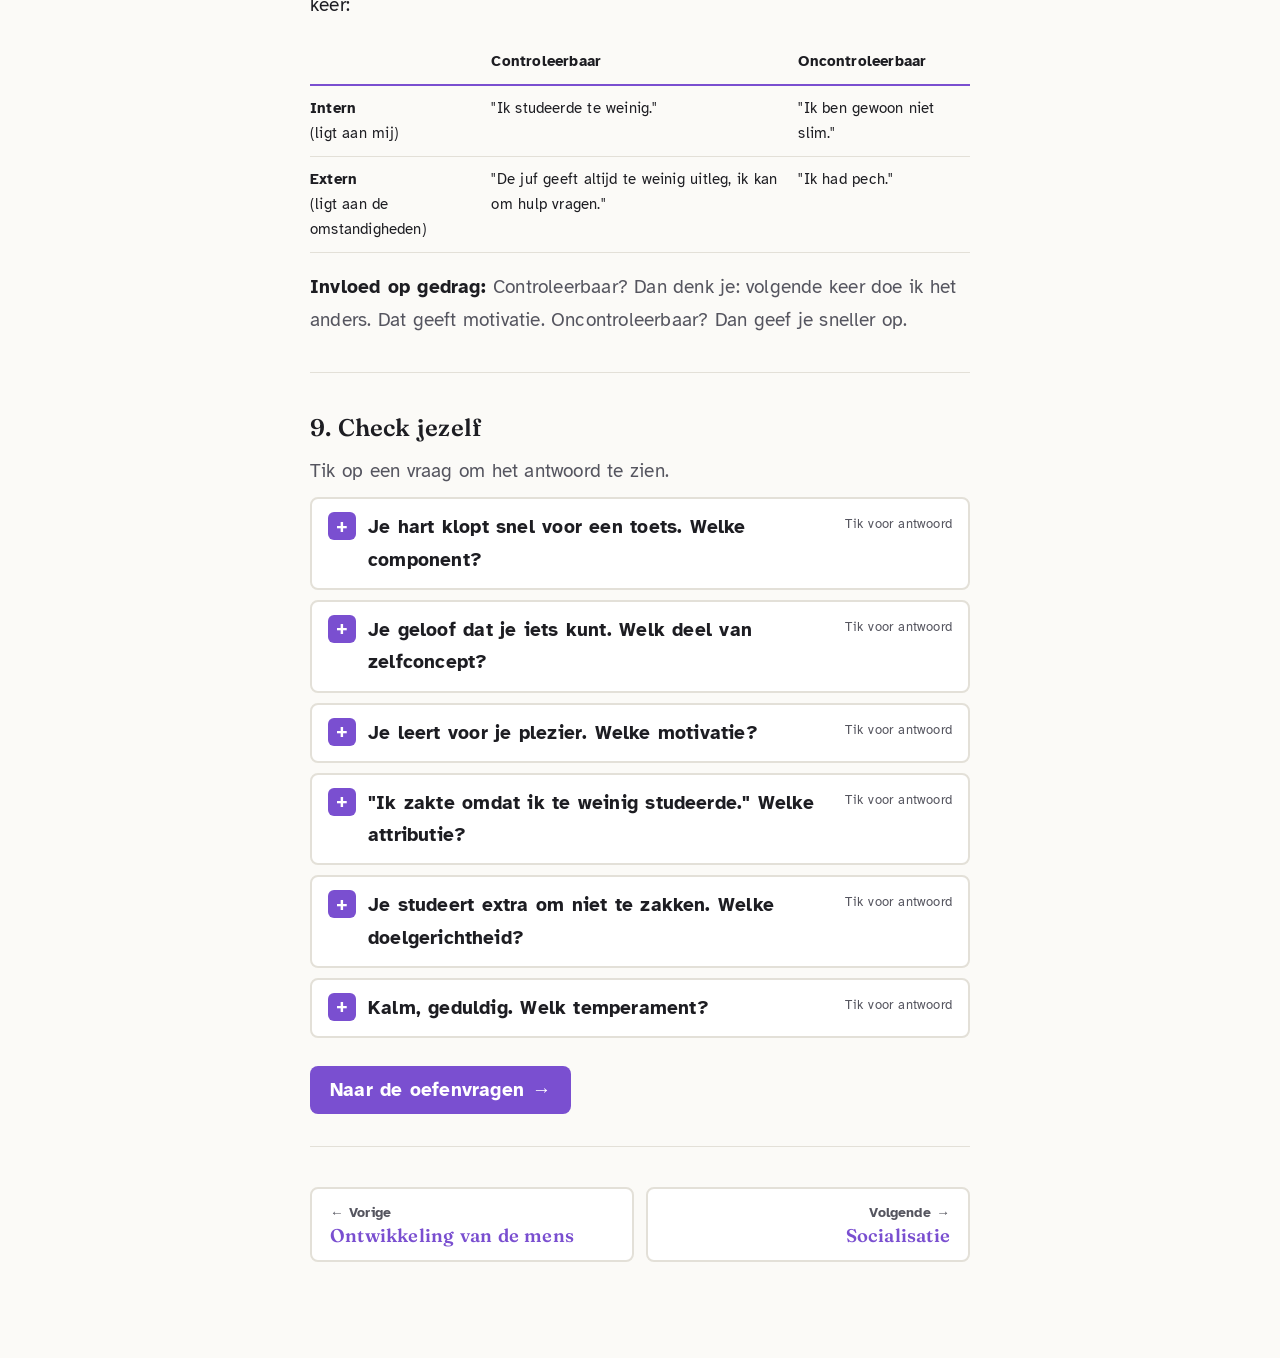
<file: sociale-en-gedragswetenschappen/Persoonlijkheid en gedrag_ simpel uitgelegd.html>
<!DOCTYPE html>
<html lang="nl">
<head>
<meta charset="utf-8">
<meta name="viewport" content="width=device-width, initial-scale=1, viewport-fit=cover">
<title>Persoonlijkheid en gedrag: simpel uitgelegd</title>
<link href="https://fonts.googleapis.com/css2?family=Atkinson+Hyperlegible:wght@400;700&family=Fraunces:opsz,wght@9..144,600&display=swap" rel="stylesheet">
<style>
:root{--bg:#fbfaf7;--card:#fff;--tx:#1d1d22;--mu:#55555f;--bd:#e3e0d8;--ex:#fff6dd;--exb:#e8c75a;--a:#7a4fd0;--tint:#f1ecfb;--on-a:#fff;
padding-top:env(safe-area-inset-top,0px);padding-bottom:env(safe-area-inset-bottom,0px)}
@media (prefers-color-scheme:dark){:root:not([data-theme="light"]){--bg:#16161a;--card:#202027;--tx:#f1f0ec;--mu:#b5b4bd;--bd:#34343e;--ex:#3a3320;--exb:#a88a2c;--a:#b79cf5;--tint:#2b2442;--on-a:#16161a}}
:root[data-theme="dark"]{--bg:#16161a;--card:#202027;--tx:#f1f0ec;--mu:#b5b4bd;--bd:#34343e;--ex:#3a3320;--exb:#a88a2c;--a:#b79cf5;--tint:#2b2442;--on-a:#16161a}
html{scroll-behavior:smooth;scroll-padding-top:84px;-webkit-text-size-adjust:100%}
*{box-sizing:border-box}
body{margin:0;background:var(--bg);color:var(--tx);font-family:"Atkinson Hyperlegible",Verdana,sans-serif;font-size:19px;line-height:1.7;letter-spacing:.01em;word-spacing:.06em;overflow-wrap:break-word}
main{max-width:700px;margin:0 auto;padding:0 20px 96px}
b{font-weight:700}
i,em{font-style:normal;font-weight:700}
a{color:var(--a);text-decoration:underline;text-underline-offset:3px;text-decoration-thickness:2px}
a:focus-visible,button:focus-visible,summary:focus-visible{outline:3px solid var(--a);outline-offset:3px;border-radius:6px}
.readbar{position:fixed;top:0;left:0;height:4px;width:0;background:var(--a);z-index:20}
.topbar{display:flex;justify-content:space-between;align-items:center;flex-wrap:wrap;gap:10px;padding:24px 0 0}
.back{display:inline-flex;align-items:center;gap:6px;min-height:44px;padding:0 16px;border:2px solid var(--bd);border-radius:8px;background:var(--card);color:var(--tx);text-decoration:none;font-weight:700;font-size:.9rem}
.back:hover{border-color:var(--a);color:var(--a)}
.stepno{color:var(--mu);font-size:.9rem}
h1{font-family:Fraunces,Georgia,serif;font-weight:600;font-size:clamp(1.7rem,7vw,2.4rem);hyphens:auto;line-height:1.15;letter-spacing:-.01em;margin:32px 0 12px;color:var(--a)}
h2{font-family:Fraunces,Georgia,serif;font-weight:600;font-size:1.5rem;line-height:1.25;margin:0 0 12px}
p{margin:10px 0}
.sub{color:var(--mu)}
main > .sub{font-size:1.05rem;max-width:36em}
.navlabel{margin:28px 0 0;font-size:.85rem;font-weight:700;color:var(--mu)}
.navwrap{position:sticky;top:0;z-index:10;background:var(--bg);margin:0 -20px;padding:0 20px;border-bottom:1px solid var(--bd)}
.navwrap:after{content:"";position:absolute;right:0;top:0;bottom:0;width:36px;background:linear-gradient(90deg,transparent,var(--bg));pointer-events:none}
.nav{display:flex;gap:8px;overflow-x:auto;padding:10px 36px 10px 0;scrollbar-width:none;-webkit-overflow-scrolling:touch}
.nav::-webkit-scrollbar{display:none}
.nav a{flex-shrink:0;display:inline-flex;align-items:center;min-height:44px;padding:0 14px;border:2px solid var(--bd);border-radius:8px;background:var(--card);color:var(--tx);text-decoration:none;font-weight:700;font-size:.85rem;white-space:nowrap;cursor:pointer}
.nav a:hover{border-color:var(--a)}
.nav a.on{background:var(--a);border-color:var(--a);color:var(--on-a)}
section{padding:40px 0 32px;border-bottom:1px solid var(--bd);counter-reset:st}
.row{display:grid;grid-template-columns:repeat(auto-fit,minmax(180px,1fr));gap:0 28px;margin:18px 0}
.box{padding:12px 0;border-top:1px solid var(--bd)}
.box b{display:block;color:var(--a)}
.box i{display:none}
.ex{background:var(--ex);border-radius:8px;padding:14px 18px;margin:18px 0}
.ex:before{content:"Voorbeeld";display:block;font-weight:700;margin-bottom:2px}
.eff{margin:8px 0 4px;color:var(--mu)}
.eff:before{content:"Invloed op gedrag: ";font-weight:700;color:var(--tx)}
.step{display:grid;grid-template-columns:2rem 1fr;gap:12px;padding:12px 0;border-top:1px solid var(--bd);counter-increment:st}
.step.plain{grid-template-columns:1fr}
.step .e{font-family:Fraunces,Georgia,serif;font-weight:600;font-size:1.2rem;color:var(--a);line-height:1.6}
.step .e:before{content:counter(st)}
.pill{display:inline-block;background:var(--a);color:var(--on-a);padding:0 10px;border-radius:6px;font-weight:700;font-size:1rem;line-height:1.6}
.tip{background:var(--tint);border-radius:8px;padding:14px 18px;margin-top:20px}
.tip:before{content:"Onthoud";display:block;font-weight:700;color:var(--a)}
.tablewrap{overflow-x:auto;margin:18px 0;-webkit-overflow-scrolling:touch}
.tablehint{display:none;font-size:.85rem;color:var(--mu);margin:14px 0 -10px}
table{border-collapse:collapse;width:100%;min-width:460px;font-size:.92rem}
td,th{padding:10px 12px 10px 0;vertical-align:top;text-align:left;border-bottom:1px solid var(--bd)}
th{border-bottom:2px solid var(--a);font-weight:700}
details{background:var(--card);border:2px solid var(--bd);border-radius:8px;margin:10px 0}
details:hover{border-color:var(--a)}
summary{list-style:none;display:flex;align-items:flex-start;gap:12px;min-height:48px;padding:12px 16px;font-weight:700;cursor:pointer}
summary::-webkit-details-marker{display:none}
summary:before{content:"+";flex-shrink:0;width:28px;height:28px;border-radius:6px;background:var(--a);color:var(--on-a);display:grid;place-items:center;font-size:1.2rem;line-height:1;margin-top:1px}
details[open] summary:before{content:"\2212"}
summary:after{content:"Tik voor antwoord";margin-left:auto;flex-shrink:0;font-size:.8rem;font-weight:400;color:var(--mu);padding-top:3px}
details[open] summary:after{content:"Verberg"}
details p{margin:0;padding:0 16px 14px 56px}
details p:before{content:"Antwoord: ";font-weight:700;color:var(--a)}
a.btn{display:inline-flex;align-items:center;gap:8px;min-height:48px;margin-top:18px;background:var(--a);color:var(--on-a);text-decoration:none;font-weight:700;border-radius:8px;padding:0 20px}
a.btn:after{content:"\2192"}
a.btn:hover{filter:brightness(1.08)}
.pager{display:grid;grid-template-columns:1fr 1fr;gap:12px;margin-top:40px}
.pager a{display:flex;flex-direction:column;justify-content:center;min-height:72px;padding:12px 18px;border:2px solid var(--bd);border-radius:8px;background:var(--card);color:var(--tx);text-decoration:none}
.pager a:hover{border-color:var(--a)}
.pager small{color:var(--mu);font-size:.85rem;font-weight:700}
.pager b{font-family:Fraunces,Georgia,serif;font-weight:600;font-size:1.15rem;line-height:1.3;color:var(--a)}
.pager .next{grid-column:2;text-align:right}
@media (max-width:540px){
 body{font-size:18px}
 main{padding:0 16px 80px}
 .navwrap{margin:0 -16px;padding:0 16px}
 h1{margin-top:24px}
 h2{font-size:1.35rem}
 section{padding:32px 0 26px}
 .row{grid-template-columns:1fr}
 .tablehint{display:block}
 summary:after{display:none}
 details p{padding-left:16px}
 .pager{grid-template-columns:1fr}
 .pager .next{grid-column:1;text-align:left}
 a.btn{width:100%;justify-content:center}
}
@media (prefers-reduced-motion:reduce){html{scroll-behavior:auto}}
</style>
<link rel="stylesheet" href="../assets/luisteren.css">
</head>
<body>
<main>
<div class="readbar"></div>
<div class="topbar"><a class="back" href="index.html">&larr; Sociale en gedragswetenschappen</a><span class="stepno">Onderwerp 2 van 4</span></div>

<h1>Persoonlijkheid en gedrag</h1>
<p class="sub">Simpel uitgelegd. Korte stukjes. Bij elk idee een voorbeeld en wat het met je gedrag doet.</p>
<section class="listen" id="luister">
<h2>Luisteren</h2>
<p class="listen-sub">11 korte blokken, samen ongeveer 28 minuten. Luister elk blok 3 keer, op verschillende dagen. De bolletjes tellen mee.</p>
<ol class="tracks">
<li><a href="audio/Blok%202.1%20Wat%20is%20persoonlijkheid.mp3" data-dur="2:06">Wat is persoonlijkheid?</a></li>
<li><a href="audio/Blok%202.2%20Overzicht%20van%20de%20theorie%C3%ABn.mp3" data-dur="1:31">Overzicht van de theorieën</a></li>
<li><a href="audio/Blok%202.3%20Freud%20en%20de%20psychodynamische%20theorie.mp3" data-dur="4:03">Freud en de psychodynamische theorie</a></li>
<li><a href="audio/Blok%202.4%20Behaviorisme%20gedrag%20is%20aangeleerd.mp3" data-dur="3:41">Behaviorisme: gedrag is aangeleerd</a></li>
<li><a href="audio/Blok%202.5%20Bandura%20en%20leren%20door%20te%20kijken.mp3" data-dur="2:02">Bandura en leren door te kijken</a></li>
<li><a href="audio/Blok%202.6%20De%20humanistische%20theorie.mp3" data-dur="2:42">De humanistische theorie</a></li>
<li><a href="audio/Blok%202.7%20Trekkentheorie%20en%20de%20Big%20Five.mp3" data-dur="2:54">Trekkentheorie en de Big Five</a></li>
<li><a href="audio/Blok%202.8%20Persoonlijkheid%20meten.mp3" data-dur="1:33">Persoonlijkheid meten</a></li>
<li><a href="audio/Blok%202.9%20Gedrag%20verklaren.mp3" data-dur="2:17">Gedrag verklaren</a></li>
<li><a href="audio/Blok%202.10%20Grote%20herhaling.mp3" data-dur="2:20">Grote herhaling</a></li>
<li><a href="audio/Blok%202.11%20Zelftest%20voor%20luisteraars.mp3" data-dur="3:12">Zelftest voor luisteraars</a></li>
</ol>
<p class="listen-foot">Liever meelezen? <a href="audio/Audio-studiegids%202.%20Persoonlijkheid%20en%20gedrag.pdf">Open de audiogids als PDF</a>.</p>
</section>
<p class="navlabel">Spring naar een stuk:</p>
<div class="navwrap"><div class="nav"><a href="#luister">Luisteren</a><a href="#a">1 Persoonlijkheid</a><a href="#b">2 Identiteit</a><a href="#c">3 Karakter</a><a href="#d">4 Temperament</a><a href="#e">5 Zelfconcept</a><a href="#f">6 Emoties</a><a href="#g">7 Motivatie</a><a href="#h">8 Attributies</a><a href="#i">9 Check</a></div></div>

<section id="a">
<h2>1. Wat is persoonlijkheid?</h2>
<p>Persoonlijkheid is <b>wie je bent</b>. Ze bestaat uit 3 delen:</p>
<div class="row"><div class="box"><b>Identiteit</b>Wie ben ik en waar hoor ik bij?</div><div class="box"><b>Karakter</b>Je eigenschappen.</div><div class="box"><b>Temperament</b>Je aangeboren aard.</div></div>
<p>Wat vormt je persoonlijkheid?</p>
<div class="row"><div class="box"><b>Nature</b>Wat je erft van je ouders.</div><div class="box"><b>Nurture</b>Je opvoeding en omgeving.</div><div class="box"><b>Zelfbepaling</b>Wat je zelf kiest.</div></div>
<div class="ex">Je bent van nature rustig (nature). Je ouders leren je dat je mag zeggen wat je denkt (nurture). Jij besluit om in de klas toch meer te praten (zelfbepaling).</div>
</section>

<section id="b">
<h2>2. Identiteit</h2>
<p>Identiteit is het antwoord op: <b>wie ben ik?</b> Er zijn twee soorten.</p>
<div class="row">
<div class="box"><b>Persoonlijke identiteit</b>Wat jou uniek maakt: je interesses, je smaak, je dromen.</div>
<div class="box"><b>Sociale identiteit</b>Bij welke groepen hoor je? Met 3 delen.</div></div>
<div class="step"><div class="e"></div><div><b>Culturele identiteit</b><br>Bij welke cultuur hoor je?</div></div>
<div class="step"><div class="e"></div><div><b>Relationele identiteit</b><br>Welke rol heb je in je relaties? Zus, vriend, buddy.</div></div>
<div class="step"><div class="e"></div><div><b>Genderidentiteit</b><br>Hoe zie jij jezelf: man, vrouw of iets anders?</div></div>
<div class="ex">Noor is gek op voetbal (persoonlijk). Ze is Turks-Belgisch (cultureel). Ze is de oudste zus (relationeel).</div>
</section>

<section id="c">
<h2>3. Karakter: de Big Five</h2>
<p>Karakter zijn je eigenschappen. Er zijn <b>5 grote</b>. Elke heeft twee uiteinden. Jij zit ergens tussenin.</p>
<p class="tablehint">Schuif de tabel opzij om alles te zien.</p><div class="tablewrap"><table>
<tr><th>Eigenschap</th><th>Hoog</th><th>Laag</th></tr>
<tr><td> <b>Extraversie</b></td><td>Praat graag, veel energie van mensen</td><td><b>Introversie:</b> rustig, laadt op alleen</td></tr>
<tr><td> <b>Vriendelijkheid</b></td><td>Warm en behulpzaam</td><td><b>Afstandelijkheid:</b> koel, kritisch</td></tr>
<tr><td> <b>Emotionele stabiliteit</b></td><td>Blijft kalm onder druk</td><td><b>Neuroticisme:</b> snel angstig of gestrest</td></tr>
<tr><td> <b>Zorgvuldigheid</b></td><td>Georganiseerd, maakt een planning</td><td><b>Onzorgvuldigheid:</b> slordig, last-minute</td></tr>
<tr><td> <b>Openheid voor ervaringen</b></td><td>Nieuwsgierig, probeert alles</td><td><b>Geslotenheid:</b> houdt van het vertrouwde</td></tr>
</table></div>
<div class="ex">Jonas maakt voor elke toets een planning en houdt zich eraan. Dat is zorgvuldigheid.</div>
<div class="tip"><b>Geheugensteun (Engels):</b> OCEAN = <b>O</b>penness, <b>C</b>onscientiousness (zorgvuldigheid), <b>E</b>xtraversion, <b>A</b>greeableness (vriendelijkheid), <b>N</b>euroticism. Je hoeft de Engelse woorden niet te kennen voor je examen.</div>
</section>

<section id="d">
<h2>4. Temperament (Galenus)</h2>
<p>Temperament is je <b>aangeboren</b> manier van reageren. Galenus noemde er 4.</p>
<div class="row">
<div class="box"><b>Cholerisch</b>Vastberaden en assertief. Neemt de leiding.</div>
<div class="box"><b>Flegmatisch</b>Kalm en geduldig. Raakt niet snel van streek.</div>
<div class="box"><b>Melancholisch</b>Reflectief en gevoelig. Denkt veel na.</div>
<div class="box"><b>Sanguinistisch</b>Energiek en sociaal. Het middelpunt van het feestje.</div></div>
</section>

<section id="e">
<h2>5. Zelfconcept: hoe je jezelf ziet</h2>
<p>Zelfconcept heeft 4 delen:</p>
<div class="step"><div class="e"></div><div><b>Zelfbeeld</b>: wat je over jezelf <i>denkt</i>.<br>Soorten: <b>positief</b>, <b>negatief</b>, <b>realistisch</b> en <b>vertekend</b> (je onderschat of overschat jezelf).
<div class="eff">Met een positief zelfbeeld durf je dingen te proberen. Met een negatief zelfbeeld vermijd je ze.</div></div></div>
<div class="step"><div class="e"></div><div><b>Zelfwaardering</b>: hoeveel <i>waarde</i> je jezelf geeft.
<div class="eff">Met lage zelfwaardering zoek je veel goedkeuring bij anderen.</div></div></div>
<div class="step"><div class="e"></div><div><b>Self-efficacy</b>: je <i>geloof</i> dat je iets kunt.
<div class="eff">Met hoge self-efficacy zet je door. Met lage geef je sneller op.</div></div></div>
<div class="step"><div class="e"></div><div><b>Body-image</b>: hoe je naar je <i>lichaam</i> kijkt.
<div class="eff">Met een negatief body-image ga je bv. niet graag zwemmen of sporten in een groep.</div></div></div>
<div class="ex">Emma is goed in wiskunde maar denkt dat ze slecht is. Dat is een vertekend zelfbeeld (onderschatting).</div>
</section>

<section id="f">
<h2>6. Emoties</h2>
<p>Elke emotie heeft <b>3 componenten</b>:</p>
<div class="row">
<div class="box"><b>Fysiologisch</b>Je lichaam: hartslag, zweten.</div>
<div class="box"><b>Gedrag</b>Wat je doet: wegrennen, huilen.</div>
<div class="box"><b>Mentaal</b>Wat je denkt: "dit gaat mis".</div></div>
<p>En <b>3 functies</b>: waarvoor dient een emotie?</p>
<div class="step"><div class="e"></div><div><b>Aanpassen</b><br>Je past je aan een situatie aan.</div></div>
<div class="step"><div class="e"></div><div><b>Communiceren</b><br>Anderen zien hoe je je voelt. Een traan zegt: ik ben verdrietig.</div></div>
<div class="step"><div class="e"></div><div><b>Waarschuwen</b><br>Angst zegt: pas op, gevaar!</div></div>
<div class="eff">Angst laat je vermijden. Woede maakt je impulsief. Blijdschap maakt je opener naar anderen.</div>
<div class="ex">Voor een toets klopt je hart sneller (fysiologisch). Je knabbelt op je pen (gedrag). Je denkt: ik ga zakken (mentaal).</div>
</section>

<section id="g">
<h2>7. Motivatie</h2>
<p>Motivatie is <b>waarom</b> je iets doet.</p>
<div class="row">
<div class="box"><b>Intrinsiek</b>Je doet het uit plezier of interesse.</div>
<div class="box"><b>Extrinsiek</b>Je doet het voor een beloning of straf van buiten.</div></div>
<div class="eff">Hoge motivatie laat je volhouden, ook als het moeilijk is.</div>
<h2 style="margin-top:14px">Doelgerichtheid</h2>
<p>Wil je iets <b>vermijden</b>, of <b>bereiken</b>?</p>
<p class="tablehint">Schuif de tabel opzij om alles te zien.</p><div class="tablewrap"><table>
<tr><th>Soort</th><th>Wat</th><th>Voorbeeld</th></tr>
<tr><td> <b>Passief vermijden</b></td><td>Je ontwijkt het</td><td>Je blijft thuis om niet te moeten presenteren</td></tr>
<tr><td> <b>Actief vermijden</b></td><td>Je doet iets om het te vermijden</td><td>Je studeert extra om niet te zakken</td></tr>
<tr><td> <b>Toenadering: nastreven</b></td><td>Je wilt iets wat je nog niet hebt</td><td>Je traint om te winnen</td></tr>
<tr><td> <b>Toenadering: behouden</b></td><td>Je wilt houden wat je hebt</td><td>Je traint om je plaats in het team te houden</td></tr>
</table></div>
</section>

<section id="h">
<h2>8. Attributies</h2>
<p>Een attributie is hoe je verklaart waarom iets lukte of mislukte. Je kiest 2 keer:</p>
<p class="tablehint">Schuif de tabel opzij om alles te zien.</p><div class="tablewrap"><table>
<tr><th></th><th> Controleerbaar</th><th> Oncontroleerbaar</th></tr>
<tr><td> <b>Intern</b><br>(ligt aan mij)</td><td>"Ik studeerde te weinig."</td><td>"Ik ben gewoon niet slim."</td></tr>
<tr><td> <b>Extern</b><br>(ligt aan de omstandigheden)</td><td>"De juf geeft altijd te weinig uitleg, ik kan om hulp vragen."</td><td>"Ik had pech."</td></tr>
</table></div>
<div class="eff">Controleerbaar? Dan denk je: volgende keer doe ik het anders. Dat geeft motivatie. Oncontroleerbaar? Dan geef je sneller op.</div>
</section>

<section id="i">
<h2>9. Check jezelf</h2>
<p class="sub">Tik op een vraag om het antwoord te zien.</p>
<details><summary>Je hart klopt snel voor een toets. Welke component?</summary><p>Fysiologische component</p></details>
<details><summary>Je geloof dat je iets kunt. Welk deel van zelfconcept?</summary><p>Self-efficacy</p></details>
<details><summary>Je leert voor je plezier. Welke motivatie?</summary><p>Intrinsiek</p></details>
<details><summary>"Ik zakte omdat ik te weinig studeerde." Welke attributie?</summary><p>Intern en controleerbaar</p></details>
<details><summary>Je studeert extra om niet te zakken. Welke doelgerichtheid?</summary><p>Actief vermijdingsgedrag</p></details>
<details><summary>Kalm, geduldig. Welk temperament?</summary><p>Flegmatisch</p></details>
<a class="btn" href="Vakfiche%202026%20en%202027_%20schema%E2%80%99s%20en%20oefenen.html">Naar de oefenvragen</a>
</section>
<nav class="pager"><a class="prev" href="Ontwikkeling%20van%20de%20mens_%20simpel%20uitgelegd.html"><small>&larr; Vorige</small><b>Ontwikkeling van de mens</b></a><a class="next" href="Socialisatie_%20simpel%20uitgelegd.html"><small>Volgende &rarr;</small><b>Socialisatie</b></a></nav>
</main>
<script>
(function(){
var bar=document.querySelector('.readbar'),last=null;
var links=[].slice.call(document.querySelectorAll('.nav a'));
function upd(){
 var h=document.documentElement,max=h.scrollHeight-h.clientHeight;
 bar.style.width=(max>0?h.scrollTop/max*100:0)+'%';
 var cur=null;
 links.forEach(function(a){var s=document.querySelector(a.getAttribute('href'));if(s&&s.getBoundingClientRect().top<120)cur=a;});
 links.forEach(function(a){a.classList.toggle('on',a===cur);});
 if(cur&&cur!==last){last=cur;cur.parentNode.scrollTo({left:cur.offsetLeft-20,behavior:'smooth'});}
}
window.addEventListener('scroll',upd,{passive:true});upd();
})();
</script>
<script src="../assets/luisteren.js"></script>
</body>
</html>
</file>
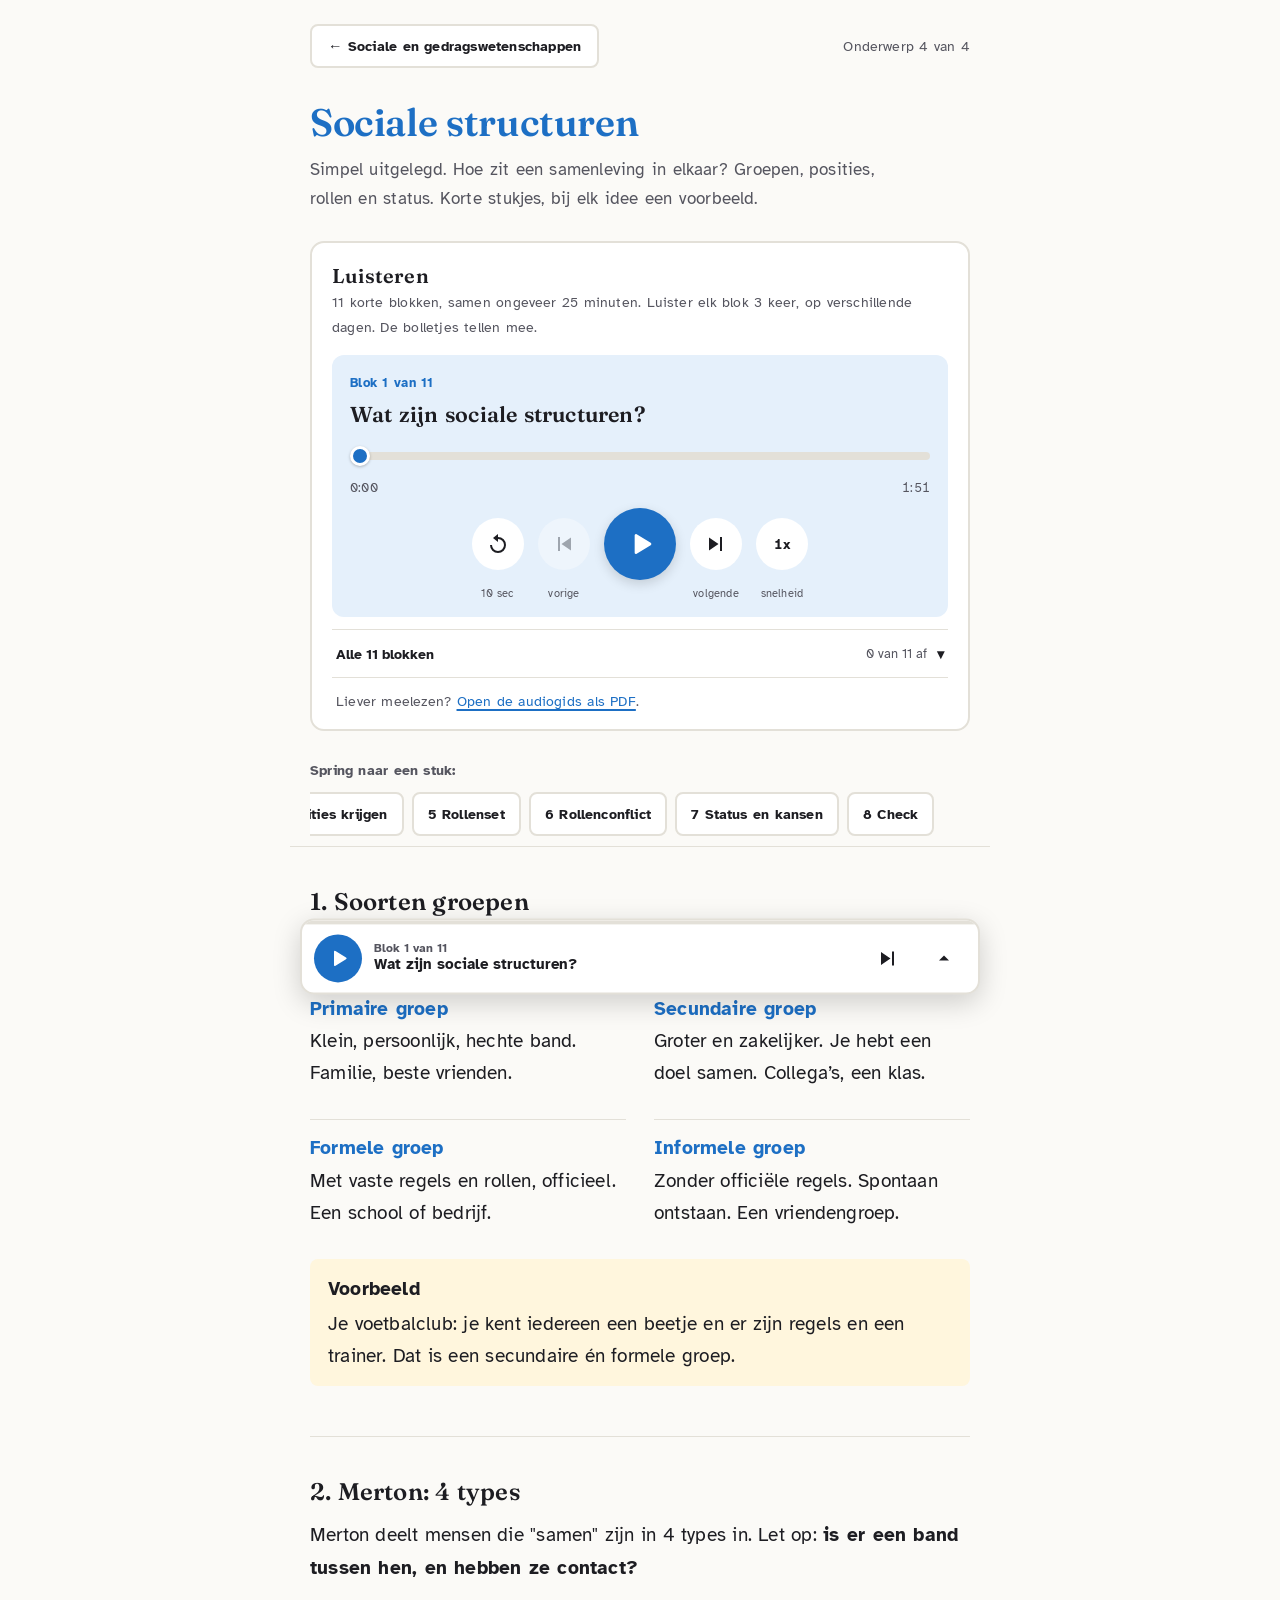
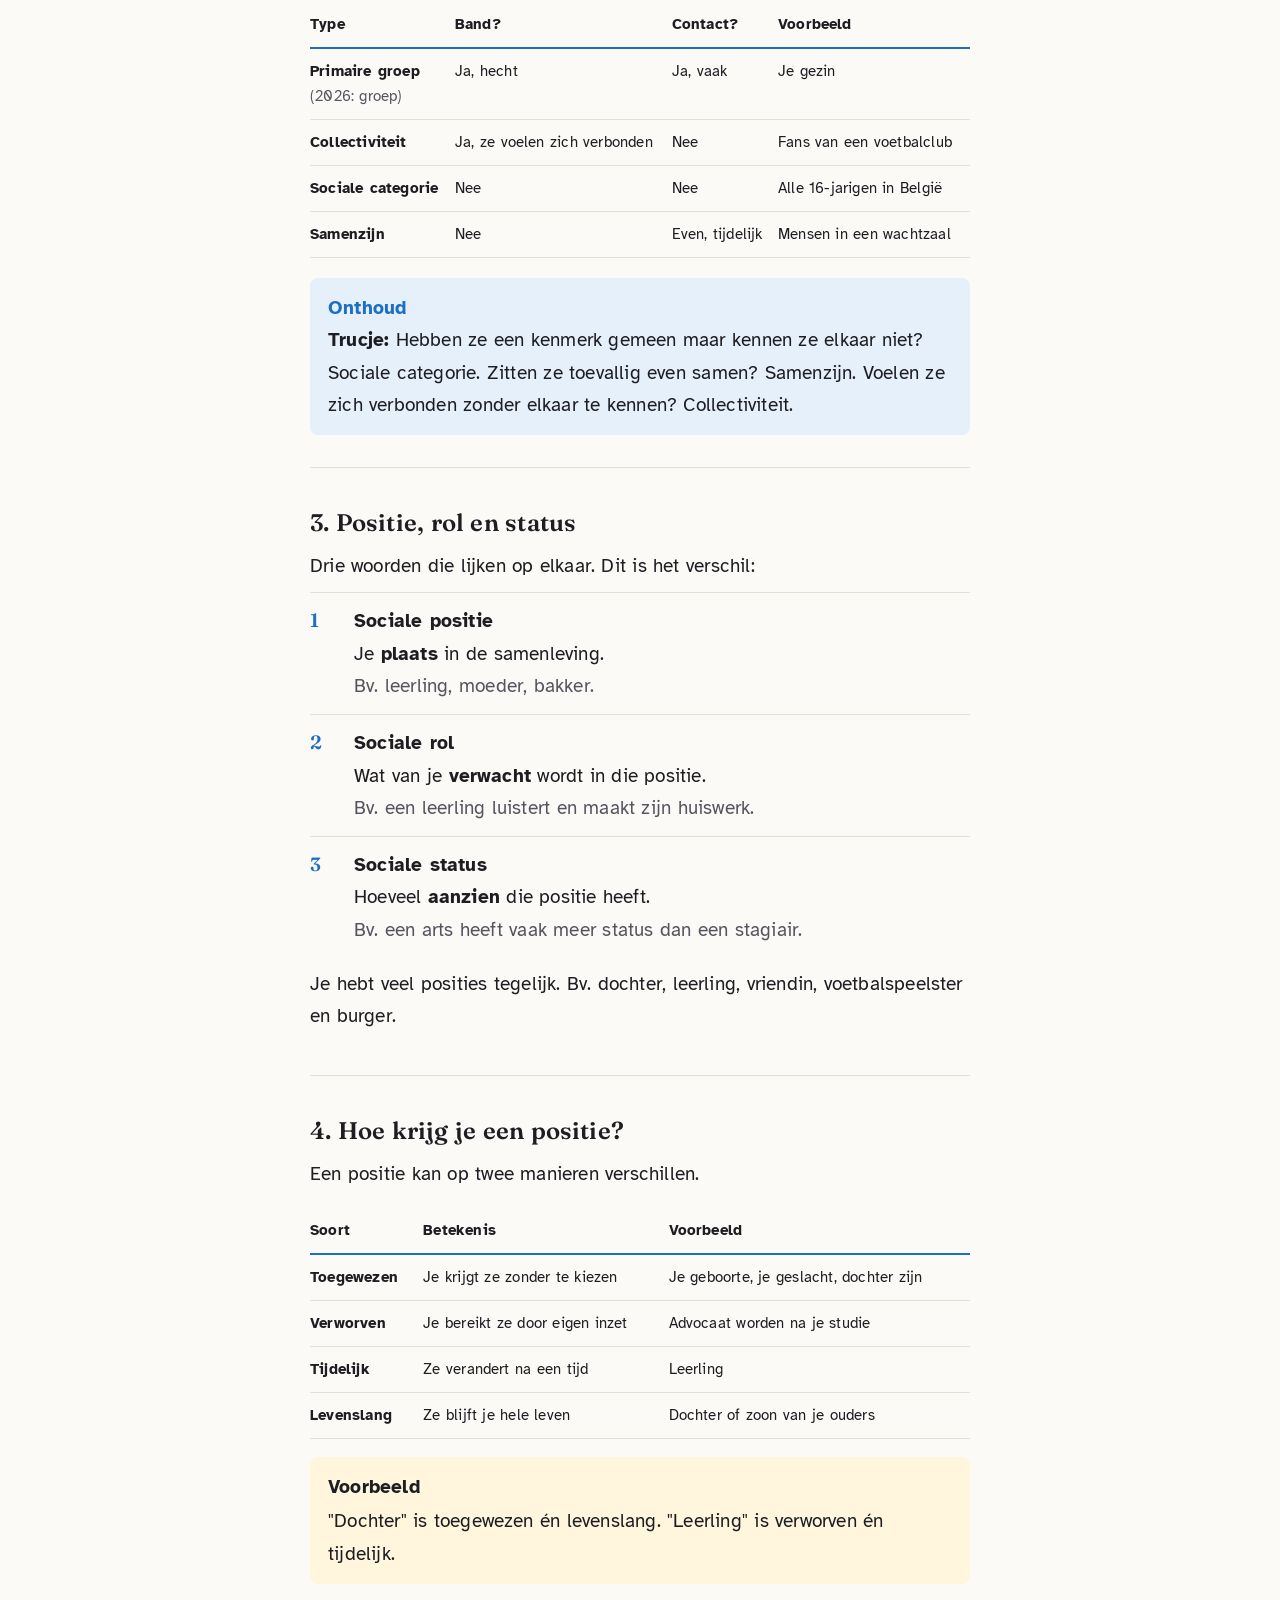
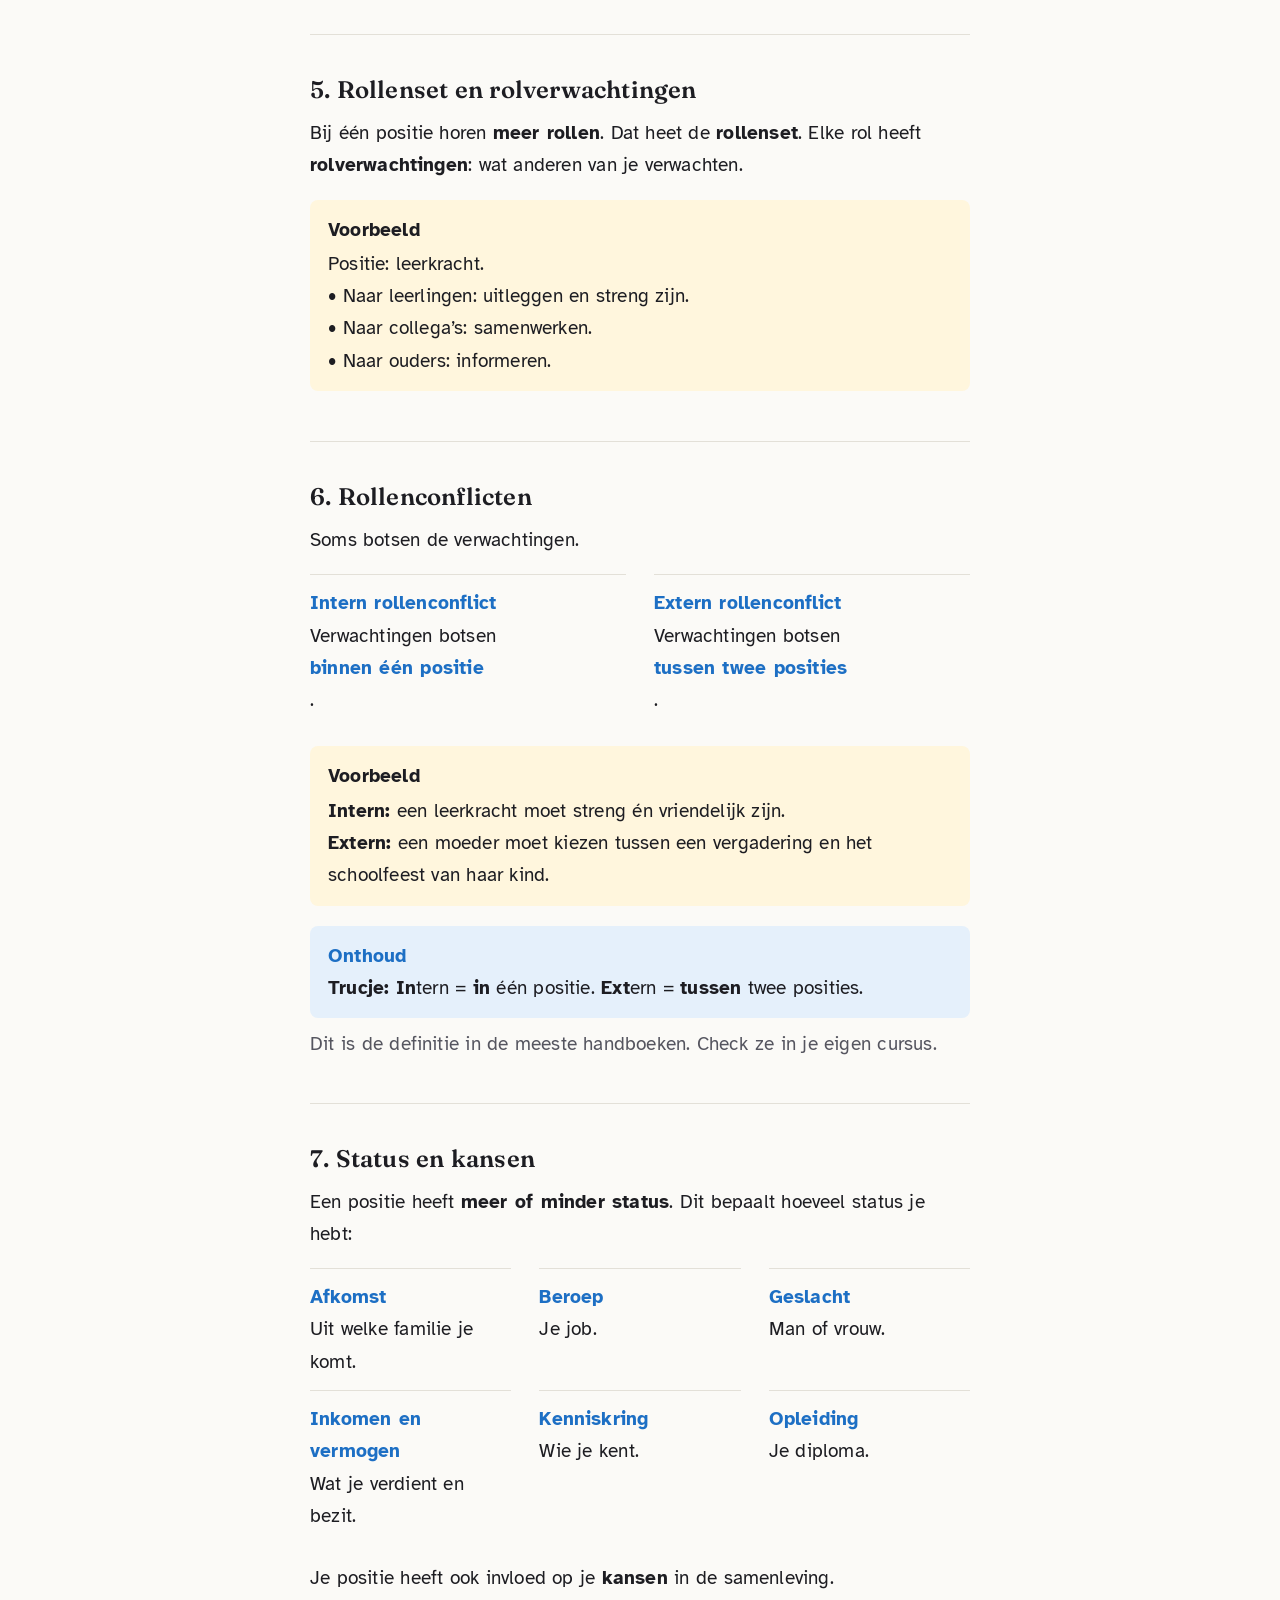
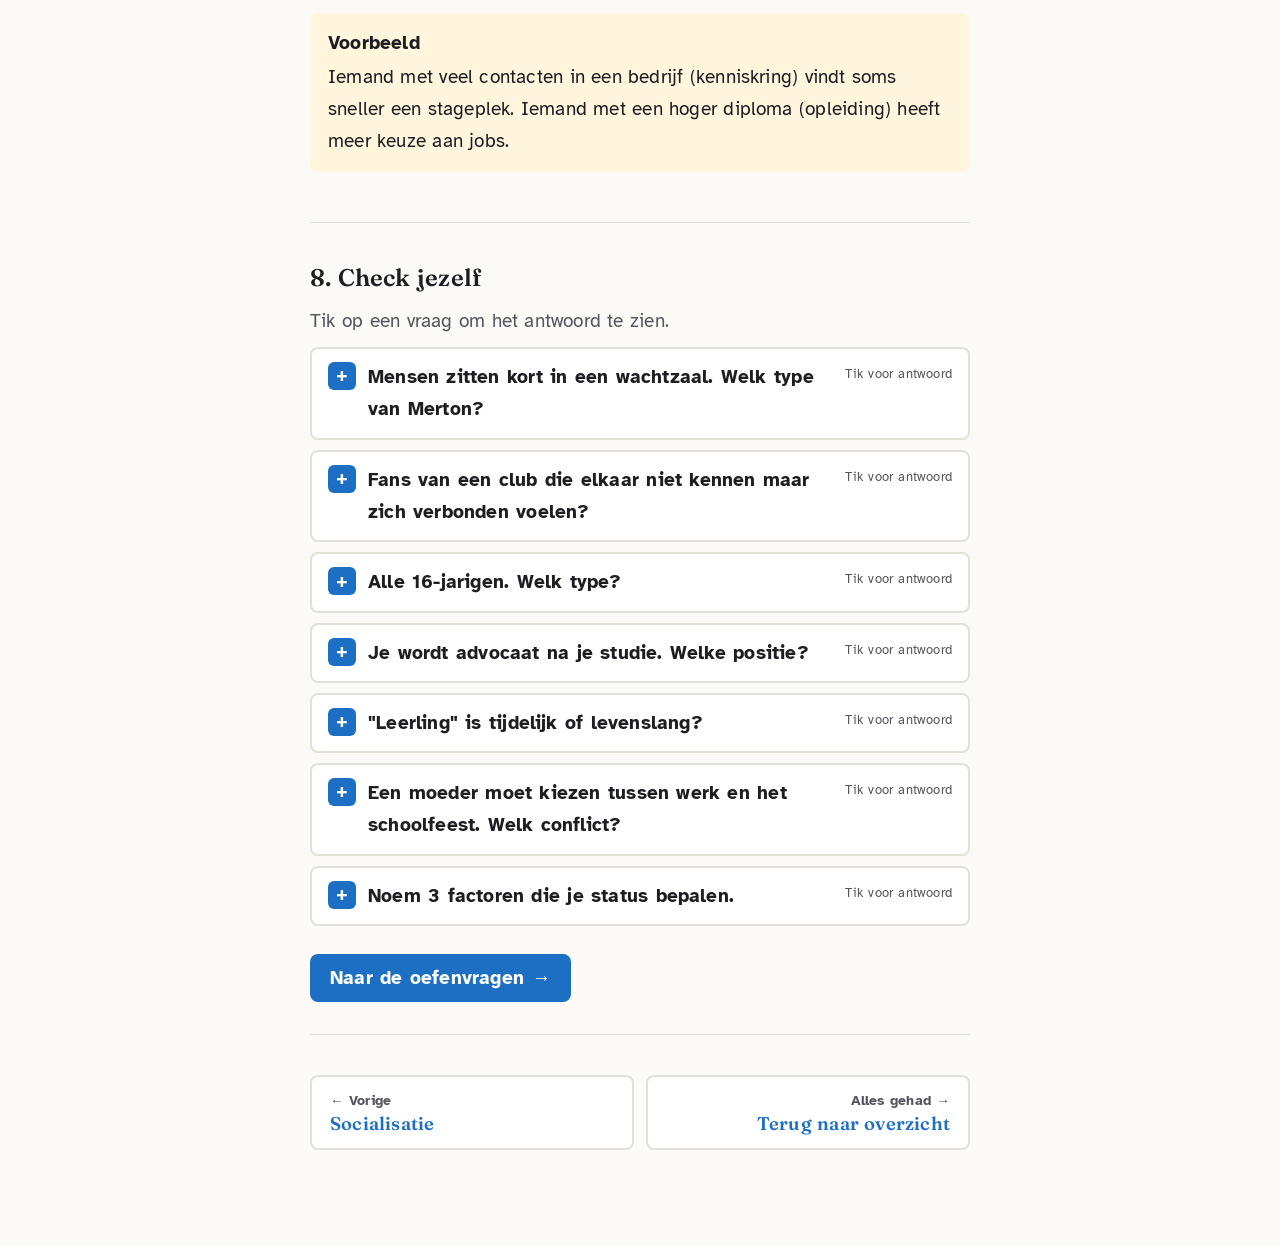
<file: sociale-en-gedragswetenschappen/Sociale structuren_ simpel uitgelegd.html>
<!DOCTYPE html>
<html lang="nl">
<head>
<meta charset="utf-8">
<meta name="viewport" content="width=device-width, initial-scale=1, viewport-fit=cover">
<title>Sociale structuren: simpel uitgelegd</title>
<link href="https://fonts.googleapis.com/css2?family=Atkinson+Hyperlegible:wght@400;700&family=Fraunces:opsz,wght@9..144,600&display=swap" rel="stylesheet">
<style>
:root{--bg:#fbfaf7;--card:#fff;--tx:#1d1d22;--mu:#55555f;--bd:#e3e0d8;--ex:#fff6dd;--exb:#e8c75a;--a:#1d6fc4;--tint:#e5f0fb;--on-a:#fff;
padding-top:env(safe-area-inset-top,0px);padding-bottom:env(safe-area-inset-bottom,0px)}
@media (prefers-color-scheme:dark){:root:not([data-theme="light"]){--bg:#16161a;--card:#202027;--tx:#f1f0ec;--mu:#b5b4bd;--bd:#34343e;--ex:#3a3320;--exb:#a88a2c;--a:#7db9f5;--tint:#1a2e45;--on-a:#16161a}}
:root[data-theme="dark"]{--bg:#16161a;--card:#202027;--tx:#f1f0ec;--mu:#b5b4bd;--bd:#34343e;--ex:#3a3320;--exb:#a88a2c;--a:#7db9f5;--tint:#1a2e45;--on-a:#16161a}
html{scroll-behavior:smooth;scroll-padding-top:84px;-webkit-text-size-adjust:100%}
*{box-sizing:border-box}
body{margin:0;background:var(--bg);color:var(--tx);font-family:"Atkinson Hyperlegible",Verdana,sans-serif;font-size:19px;line-height:1.7;letter-spacing:.01em;word-spacing:.06em;overflow-wrap:break-word}
main{max-width:700px;margin:0 auto;padding:0 20px 96px}
b{font-weight:700}
i,em{font-style:normal;font-weight:700}
a{color:var(--a);text-decoration:underline;text-underline-offset:3px;text-decoration-thickness:2px}
a:focus-visible,button:focus-visible,summary:focus-visible{outline:3px solid var(--a);outline-offset:3px;border-radius:6px}
.readbar{position:fixed;top:0;left:0;height:4px;width:0;background:var(--a);z-index:20}
.topbar{display:flex;justify-content:space-between;align-items:center;flex-wrap:wrap;gap:10px;padding:24px 0 0}
.back{display:inline-flex;align-items:center;gap:6px;min-height:44px;padding:0 16px;border:2px solid var(--bd);border-radius:8px;background:var(--card);color:var(--tx);text-decoration:none;font-weight:700;font-size:.9rem}
.back:hover{border-color:var(--a);color:var(--a)}
.stepno{color:var(--mu);font-size:.9rem}
h1{font-family:Fraunces,Georgia,serif;font-weight:600;font-size:clamp(1.7rem,7vw,2.4rem);hyphens:auto;line-height:1.15;letter-spacing:-.01em;margin:32px 0 12px;color:var(--a)}
h2{font-family:Fraunces,Georgia,serif;font-weight:600;font-size:1.5rem;line-height:1.25;margin:0 0 12px}
p{margin:10px 0}
.sub{color:var(--mu)}
main > .sub{font-size:1.05rem;max-width:36em}
.navlabel{margin:28px 0 0;font-size:.85rem;font-weight:700;color:var(--mu)}
.navwrap{position:sticky;top:0;z-index:10;background:var(--bg);margin:0 -20px;padding:0 20px;border-bottom:1px solid var(--bd)}
.navwrap:after{content:"";position:absolute;right:0;top:0;bottom:0;width:36px;background:linear-gradient(90deg,transparent,var(--bg));pointer-events:none}
.nav{display:flex;gap:8px;overflow-x:auto;padding:10px 36px 10px 0;scrollbar-width:none;-webkit-overflow-scrolling:touch}
.nav::-webkit-scrollbar{display:none}
.nav a{flex-shrink:0;display:inline-flex;align-items:center;min-height:44px;padding:0 14px;border:2px solid var(--bd);border-radius:8px;background:var(--card);color:var(--tx);text-decoration:none;font-weight:700;font-size:.85rem;white-space:nowrap;cursor:pointer}
.nav a:hover{border-color:var(--a)}
.nav a.on{background:var(--a);border-color:var(--a);color:var(--on-a)}
section{padding:40px 0 32px;border-bottom:1px solid var(--bd);counter-reset:st}
.row{display:grid;grid-template-columns:repeat(auto-fit,minmax(180px,1fr));gap:0 28px;margin:18px 0}
.box{padding:12px 0;border-top:1px solid var(--bd)}
.box b{display:block;color:var(--a)}
.box i{display:none}
.ex{background:var(--ex);border-radius:8px;padding:14px 18px;margin:18px 0}
.ex:before{content:"Voorbeeld";display:block;font-weight:700;margin-bottom:2px}
.eff{margin:8px 0 4px;color:var(--mu)}
.eff:before{content:"Invloed op gedrag: ";font-weight:700;color:var(--tx)}
.step{display:grid;grid-template-columns:2rem 1fr;gap:12px;padding:12px 0;border-top:1px solid var(--bd);counter-increment:st}
.step.plain{grid-template-columns:1fr}
.step .e{font-family:Fraunces,Georgia,serif;font-weight:600;font-size:1.2rem;color:var(--a);line-height:1.6}
.step .e:before{content:counter(st)}
.pill{display:inline-block;background:var(--a);color:var(--on-a);padding:0 10px;border-radius:6px;font-weight:700;font-size:1rem;line-height:1.6}
.tip{background:var(--tint);border-radius:8px;padding:14px 18px;margin-top:20px}
.tip:before{content:"Onthoud";display:block;font-weight:700;color:var(--a)}
.tablewrap{overflow-x:auto;margin:18px 0;-webkit-overflow-scrolling:touch}
.tablehint{display:none;font-size:.85rem;color:var(--mu);margin:14px 0 -10px}
table{border-collapse:collapse;width:100%;min-width:460px;font-size:.92rem}
td,th{padding:10px 12px 10px 0;vertical-align:top;text-align:left;border-bottom:1px solid var(--bd)}
th{border-bottom:2px solid var(--a);font-weight:700}
details{background:var(--card);border:2px solid var(--bd);border-radius:8px;margin:10px 0}
details:hover{border-color:var(--a)}
summary{list-style:none;display:flex;align-items:flex-start;gap:12px;min-height:48px;padding:12px 16px;font-weight:700;cursor:pointer}
summary::-webkit-details-marker{display:none}
summary:before{content:"+";flex-shrink:0;width:28px;height:28px;border-radius:6px;background:var(--a);color:var(--on-a);display:grid;place-items:center;font-size:1.2rem;line-height:1;margin-top:1px}
details[open] summary:before{content:"\2212"}
summary:after{content:"Tik voor antwoord";margin-left:auto;flex-shrink:0;font-size:.8rem;font-weight:400;color:var(--mu);padding-top:3px}
details[open] summary:after{content:"Verberg"}
details p{margin:0;padding:0 16px 14px 56px}
details p:before{content:"Antwoord: ";font-weight:700;color:var(--a)}
a.btn{display:inline-flex;align-items:center;gap:8px;min-height:48px;margin-top:18px;background:var(--a);color:var(--on-a);text-decoration:none;font-weight:700;border-radius:8px;padding:0 20px}
a.btn:after{content:"\2192"}
a.btn:hover{filter:brightness(1.08)}
.pager{display:grid;grid-template-columns:1fr 1fr;gap:12px;margin-top:40px}
.pager a{display:flex;flex-direction:column;justify-content:center;min-height:72px;padding:12px 18px;border:2px solid var(--bd);border-radius:8px;background:var(--card);color:var(--tx);text-decoration:none}
.pager a:hover{border-color:var(--a)}
.pager small{color:var(--mu);font-size:.85rem;font-weight:700}
.pager b{font-family:Fraunces,Georgia,serif;font-weight:600;font-size:1.15rem;line-height:1.3;color:var(--a)}
.pager .next{grid-column:2;text-align:right}
@media (max-width:540px){
 body{font-size:18px}
 main{padding:0 16px 80px}
 .navwrap{margin:0 -16px;padding:0 16px}
 h1{margin-top:24px}
 h2{font-size:1.35rem}
 section{padding:32px 0 26px}
 .row{grid-template-columns:1fr}
 .tablehint{display:block}
 summary:after{display:none}
 details p{padding-left:16px}
 .pager{grid-template-columns:1fr}
 .pager .next{grid-column:1;text-align:left}
 a.btn{width:100%;justify-content:center}
}
@media (prefers-reduced-motion:reduce){html{scroll-behavior:auto}}
</style>
<link rel="stylesheet" href="../assets/luisteren.css">
</head>
<body>
<main>
<div class="readbar"></div>
<div class="topbar"><a class="back" href="index.html">&larr; Sociale en gedragswetenschappen</a><span class="stepno">Onderwerp 4 van 4</span></div>

<h1>Sociale structuren</h1>
<p class="sub">Simpel uitgelegd. Hoe zit een samenleving in elkaar? Groepen, posities, rollen en status. Korte stukjes, bij elk idee een voorbeeld.</p>
<section class="listen" id="luister">
<h2>Luisteren</h2>
<p class="listen-sub">11 korte blokken, samen ongeveer 25 minuten. Luister elk blok 3 keer, op verschillende dagen. De bolletjes tellen mee.</p>
<ol class="tracks">
<li><a href="audio/Blok%203.1%20Wat%20zijn%20sociale%20structuren.mp3" data-dur="1:51">Wat zijn sociale structuren?</a></li>
<li><a href="audio/Blok%203.2%20Cultuur%2C%20normen%20en%20waarden.mp3" data-dur="2:52">Cultuur, normen en waarden</a></li>
<li><a href="audio/Blok%203%20Status%20en%20rol.mp3" data-dur="1:54">Status en rol</a></li>
<li><a href="audio/Blok%203.4%20Socialisatie.mp3" data-dur="2:13">Socialisatie</a></li>
<li><a href="audio/Blok%203.5%20Groepen.mp3" data-dur="2:16">Groepen</a></li>
<li><a href="audio/Blok%203.6%20Instituties.mp3" data-dur="2:00">Instituties</a></li>
<li><a href="audio/Blok%203.7%20Sociale%20ongelijkheid.mp3" data-dur="2:59">Sociale ongelijkheid</a></li>
<li><a href="audio/Blok%203.8%20Drie%20grote%20theorieen.mp3" data-dur="2:52">Drie grote theorieën</a></li>
<li><a href="audio/Blok%203.9%20Sociale%20verandering.mp3" data-dur="1:56">Sociale verandering</a></li>
<li><a href="audio/Blok%203.10%20Grote%20herhaling.mp3" data-dur="1:32">Grote herhaling</a></li>
<li><a href="audio/Blok%203.11%20Zelftest%20voor%20luisteraars.mp3" data-dur="2:53">Zelftest voor luisteraars</a></li>
</ol>
<p class="listen-foot">Liever meelezen? <a href="audio/Audio-studiegids%203.%20Sociale%20structuren.pdf">Open de audiogids als PDF</a>.</p>
</section>
<p class="navlabel">Spring naar een stuk:</p>
<div class="navwrap"><div class="nav"><a href="#luister">Luisteren</a><a href="#a">1 Groepen</a><a href="#b">2 Merton</a><a href="#c">3 Positie, rol, status</a><a href="#d">4 Posities krijgen</a><a href="#e">5 Rollenset</a><a href="#f">6 Rollenconflict</a><a href="#g">7 Status en kansen</a><a href="#h">8 Check</a></div></div>

<section id="a">
<h2>1. Soorten groepen</h2>
<p>Je deelt groepen op 2 manieren in.</p>
<div class="row">
<div class="box"><b>Primaire groep</b>Klein, persoonlijk, hechte band. Familie, beste vrienden.</div>
<div class="box"><b>Secundaire groep</b>Groter en zakelijker. Je hebt een doel samen. Collega’s, een klas.</div></div>
<div class="row">
<div class="box"><b>Formele groep</b>Met vaste regels en rollen, officieel. Een school of bedrijf.</div>
<div class="box"><b>Informele groep</b>Zonder officiële regels. Spontaan ontstaan. Een vriendengroep.</div></div>
<div class="ex">Je voetbalclub: je kent iedereen een beetje en er zijn regels en een trainer. Dat is een secundaire én formele groep.</div>
</section>

<section id="b">
<h2>2. Merton: 4 types</h2>
<p>Merton deelt mensen die "samen" zijn in 4 types in. Let op: <b>is er een band tussen hen, en hebben ze contact?</b></p>
<p class="tablehint">Schuif de tabel opzij om alles te zien.</p><div class="tablewrap"><table>
<tr><th>Type</th><th>Band?</th><th>Contact?</th><th>Voorbeeld</th></tr>
<tr><td> <b>Primaire groep</b><br><span class="sub">(2026: groep)</span></td><td>Ja, hecht</td><td>Ja, vaak</td><td>Je gezin</td></tr>
<tr><td> <b>Collectiviteit</b></td><td>Ja, ze voelen zich verbonden</td><td>Nee</td><td>Fans van een voetbalclub</td></tr>
<tr><td> <b>Sociale categorie</b></td><td>Nee</td><td>Nee</td><td>Alle 16-jarigen in België</td></tr>
<tr><td> <b>Samenzijn</b></td><td>Nee</td><td>Even, tijdelijk</td><td>Mensen in een wachtzaal</td></tr>
</table></div>
<div class="tip"><b>Trucje:</b> Hebben ze een kenmerk gemeen maar kennen ze elkaar niet? Sociale categorie. Zitten ze toevallig even samen? Samenzijn. Voelen ze zich verbonden zonder elkaar te kennen? Collectiviteit.</div>
</section>

<section id="c">
<h2>3. Positie, rol en status</h2>
<p>Drie woorden die lijken op elkaar. Dit is het verschil:</p>
<div class="step"><div class="e"></div><div><b>Sociale positie</b><br>Je <i>plaats</i> in de samenleving.<br><span class="sub">Bv. leerling, moeder, bakker.</span></div></div>
<div class="step"><div class="e"></div><div><b>Sociale rol</b><br>Wat van je <i>verwacht</i> wordt in die positie.<br><span class="sub">Bv. een leerling luistert en maakt zijn huiswerk.</span></div></div>
<div class="step"><div class="e"></div><div><b>Sociale status</b><br>Hoeveel <i>aanzien</i> die positie heeft.<br><span class="sub">Bv. een arts heeft vaak meer status dan een stagiair.</span></div></div>
<p>Je hebt veel posities tegelijk. Bv. dochter, leerling, vriendin, voetbalspeelster en burger.</p>
</section>

<section id="d">
<h2>4. Hoe krijg je een positie?</h2>
<p>Een positie kan op twee manieren verschillen.</p>
<p class="tablehint">Schuif de tabel opzij om alles te zien.</p><div class="tablewrap"><table>
<tr><th>Soort</th><th>Betekenis</th><th>Voorbeeld</th></tr>
<tr><td> <b>Toegewezen</b></td><td>Je krijgt ze zonder te kiezen</td><td>Je geboorte, je geslacht, dochter zijn</td></tr>
<tr><td> <b>Verworven</b></td><td>Je bereikt ze door eigen inzet</td><td>Advocaat worden na je studie</td></tr>
<tr><td> <b>Tijdelijk</b></td><td>Ze verandert na een tijd</td><td>Leerling</td></tr>
<tr><td> <b>Levenslang</b></td><td>Ze blijft je hele leven</td><td>Dochter of zoon van je ouders</td></tr>
</table></div>
<div class="ex">"Dochter" is toegewezen én levenslang. "Leerling" is verworven én tijdelijk.</div>
</section>

<section id="e">
<h2>5. Rollenset en rolverwachtingen</h2>
<p>Bij één positie horen <b>meer rollen</b>. Dat heet de <b>rollenset</b>. Elke rol heeft <b>rolverwachtingen</b>: wat anderen van je verwachten.</p>
<div class="ex">Positie: leerkracht.<br>• Naar leerlingen: uitleggen en streng zijn.<br>• Naar collega’s: samenwerken.<br>• Naar ouders: informeren.</div>
</section>

<section id="f">
<h2>6. Rollenconflicten</h2>
<p>Soms botsen de verwachtingen.</p>
<div class="row">
<div class="box"><b>Intern rollenconflict</b>Verwachtingen botsen <b>binnen één positie</b>.</div>
<div class="box"><b>Extern rollenconflict</b>Verwachtingen botsen <b>tussen twee posities</b>.</div></div>
<div class="ex"><b>Intern:</b> een leerkracht moet streng én vriendelijk zijn.<br><b>Extern:</b> een moeder moet kiezen tussen een vergadering en het schoolfeest van haar kind.</div>
<div class="tip"><b>Trucje:</b> <b>In</b>tern = <b>in</b> één positie. <b>Ext</b>ern = <b>tussen</b> twee posities.</div>
<p class="sub">Dit is de definitie in de meeste handboeken. Check ze in je eigen cursus.</p>
</section>

<section id="g">
<h2>7. Status en kansen</h2>
<p>Een positie heeft <b>meer of minder status</b>. Dit bepaalt hoeveel status je hebt:</p>
<div class="row">
<div class="box"><b>Afkomst</b>Uit welke familie je komt.</div>
<div class="box"><b>Beroep</b>Je job.</div>
<div class="box"><b>Geslacht</b>Man of vrouw.</div>
<div class="box"><b>Inkomen en vermogen</b>Wat je verdient en bezit.</div>
<div class="box"><b>Kenniskring</b>Wie je kent.</div>
<div class="box"><b>Opleiding</b>Je diploma.</div></div>
<p>Je positie heeft ook invloed op je <b>kansen</b> in de samenleving.</p>
<div class="ex">Iemand met veel contacten in een bedrijf (kenniskring) vindt soms sneller een stageplek. Iemand met een hoger diploma (opleiding) heeft meer keuze aan jobs.</div>
</section>

<section id="h">
<h2>8. Check jezelf</h2>
<p class="sub">Tik op een vraag om het antwoord te zien.</p>
<details><summary>Mensen zitten kort in een wachtzaal. Welk type van Merton?</summary><p>Samenzijn</p></details>
<details><summary>Fans van een club die elkaar niet kennen maar zich verbonden voelen?</summary><p>Collectiviteit</p></details>
<details><summary>Alle 16-jarigen. Welk type?</summary><p>Sociale categorie</p></details>
<details><summary>Je wordt advocaat na je studie. Welke positie?</summary><p>Verworven</p></details>
<details><summary>"Leerling" is tijdelijk of levenslang?</summary><p>Tijdelijk</p></details>
<details><summary>Een moeder moet kiezen tussen werk en het schoolfeest. Welk conflict?</summary><p>Extern rollenconflict ↔</p></details>
<details><summary>Noem 3 factoren die je status bepalen.</summary><p>Bv. beroep, opleiding en inkomen en vermogen. Ook afkomst, geslacht en kenniskring.</p></details>
<a class="btn" href="Vakfiche%202026%20en%202027_%20schema%E2%80%99s%20en%20oefenen.html">Naar de oefenvragen</a>
</section>
<nav class="pager"><a class="prev" href="Socialisatie_%20simpel%20uitgelegd.html"><small>&larr; Vorige</small><b>Socialisatie</b></a><a class="next" href="index.html"><small>Alles gehad &rarr;</small><b>Terug naar overzicht</b></a></nav>
</main>
<script>
(function(){
var bar=document.querySelector('.readbar'),last=null;
var links=[].slice.call(document.querySelectorAll('.nav a'));
function upd(){
 var h=document.documentElement,max=h.scrollHeight-h.clientHeight;
 bar.style.width=(max>0?h.scrollTop/max*100:0)+'%';
 var cur=null;
 links.forEach(function(a){var s=document.querySelector(a.getAttribute('href'));if(s&&s.getBoundingClientRect().top<120)cur=a;});
 links.forEach(function(a){a.classList.toggle('on',a===cur);});
 if(cur&&cur!==last){last=cur;cur.parentNode.scrollTo({left:cur.offsetLeft-20,behavior:'smooth'});}
}
window.addEventListener('scroll',upd,{passive:true});upd();
})();
</script>
<script src="../assets/luisteren.js"></script>
</body>
</html>
</file>
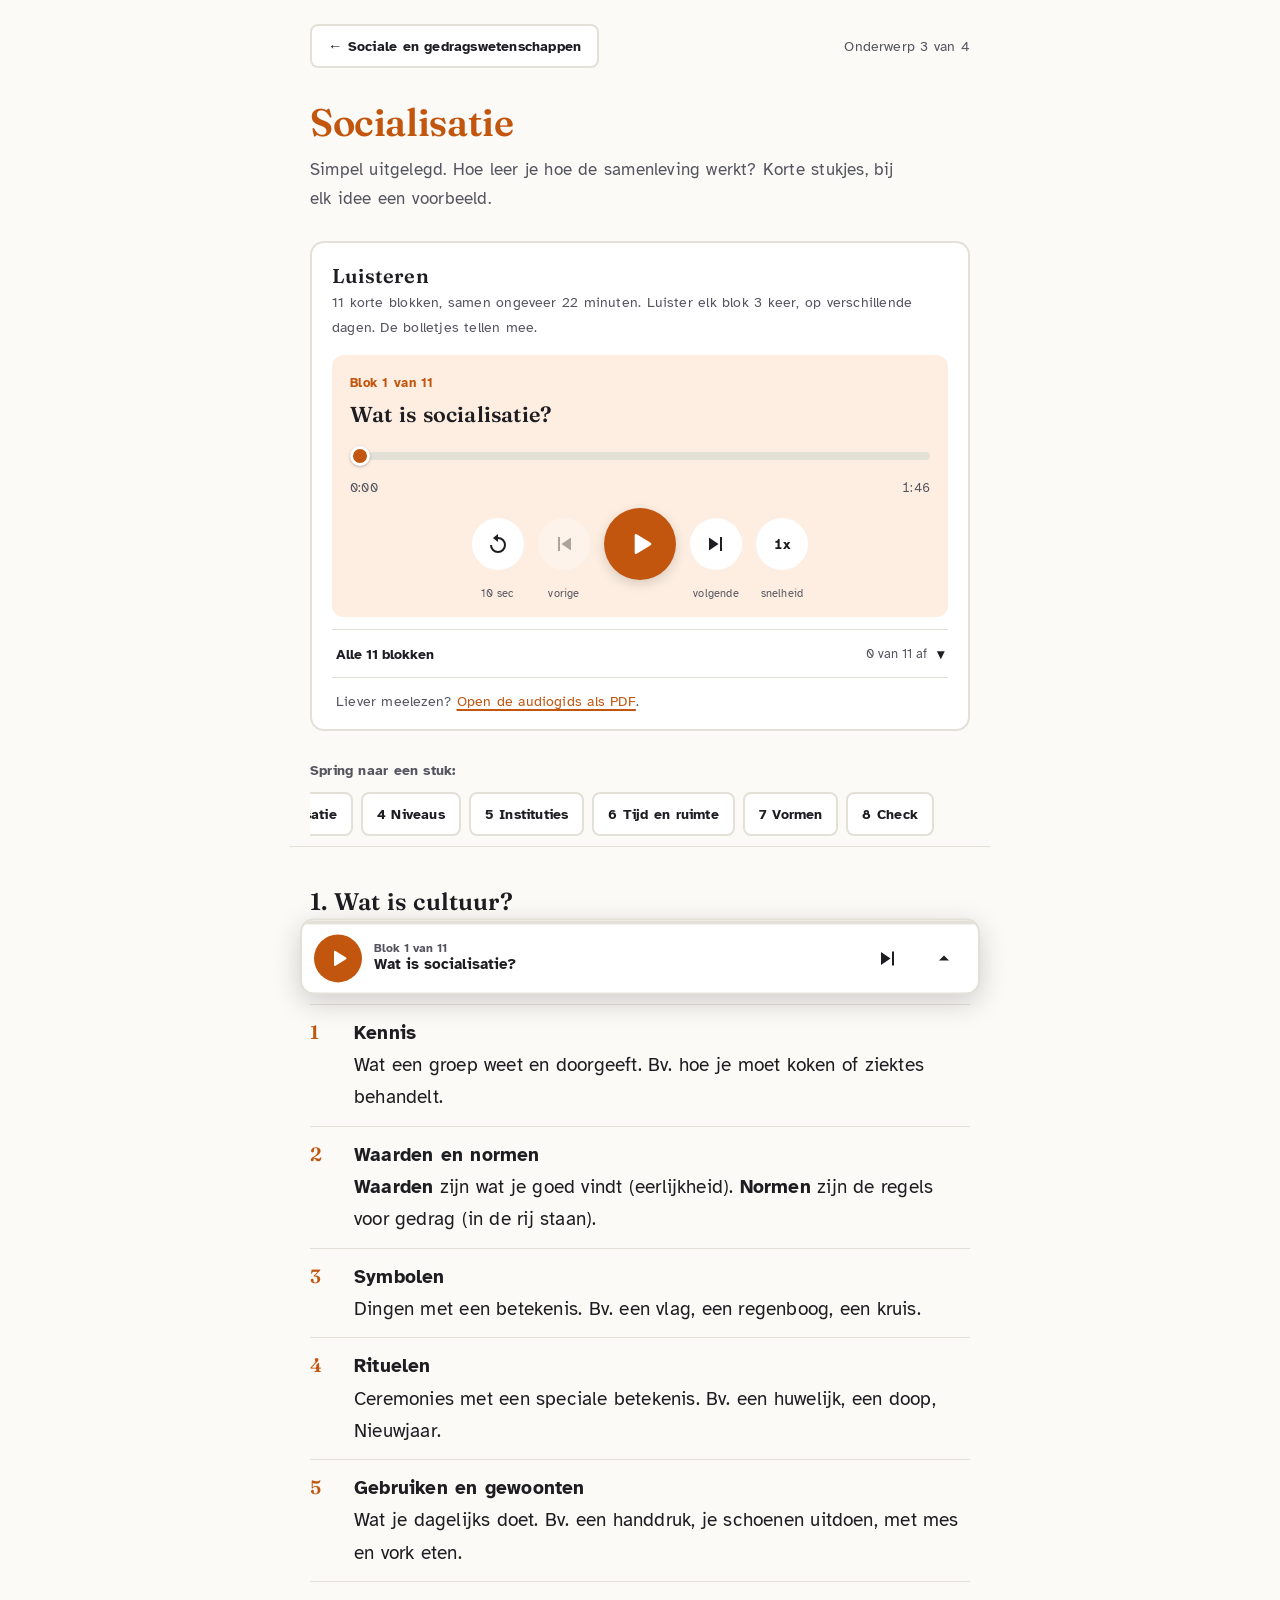
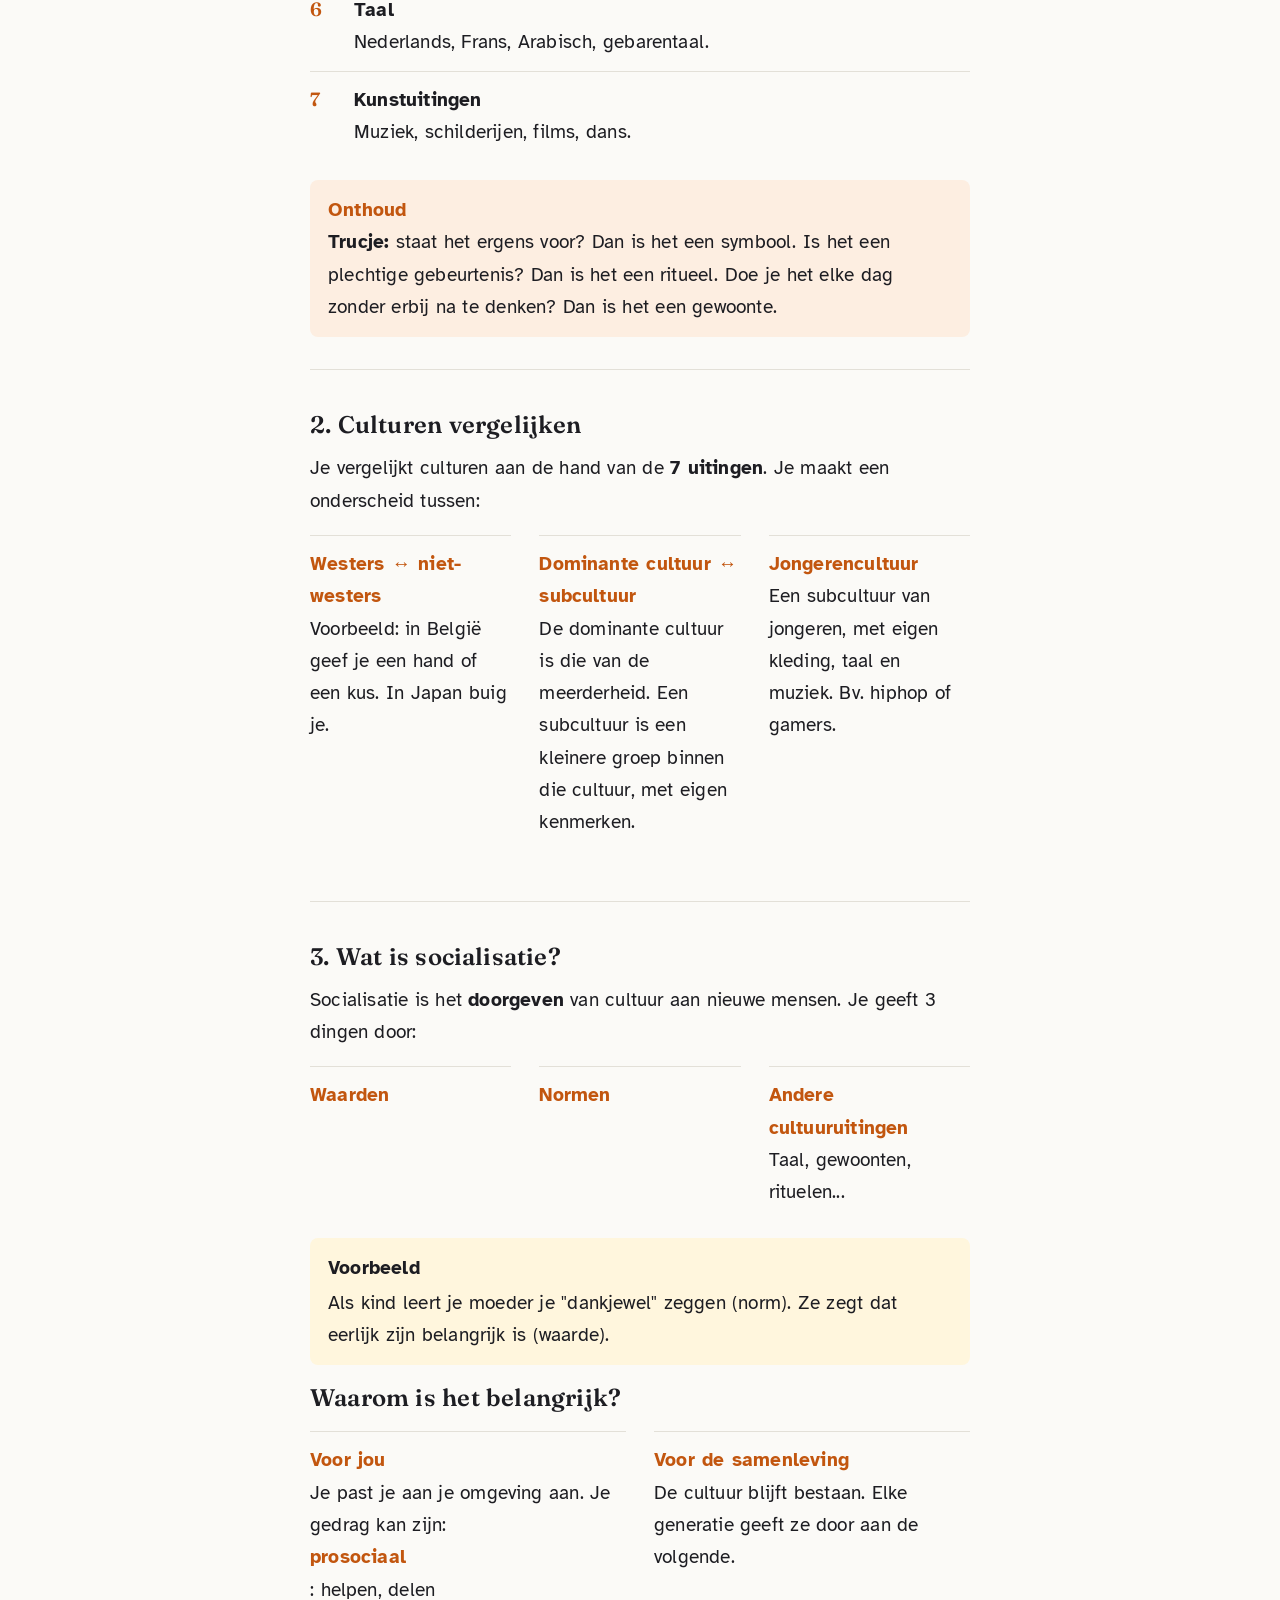
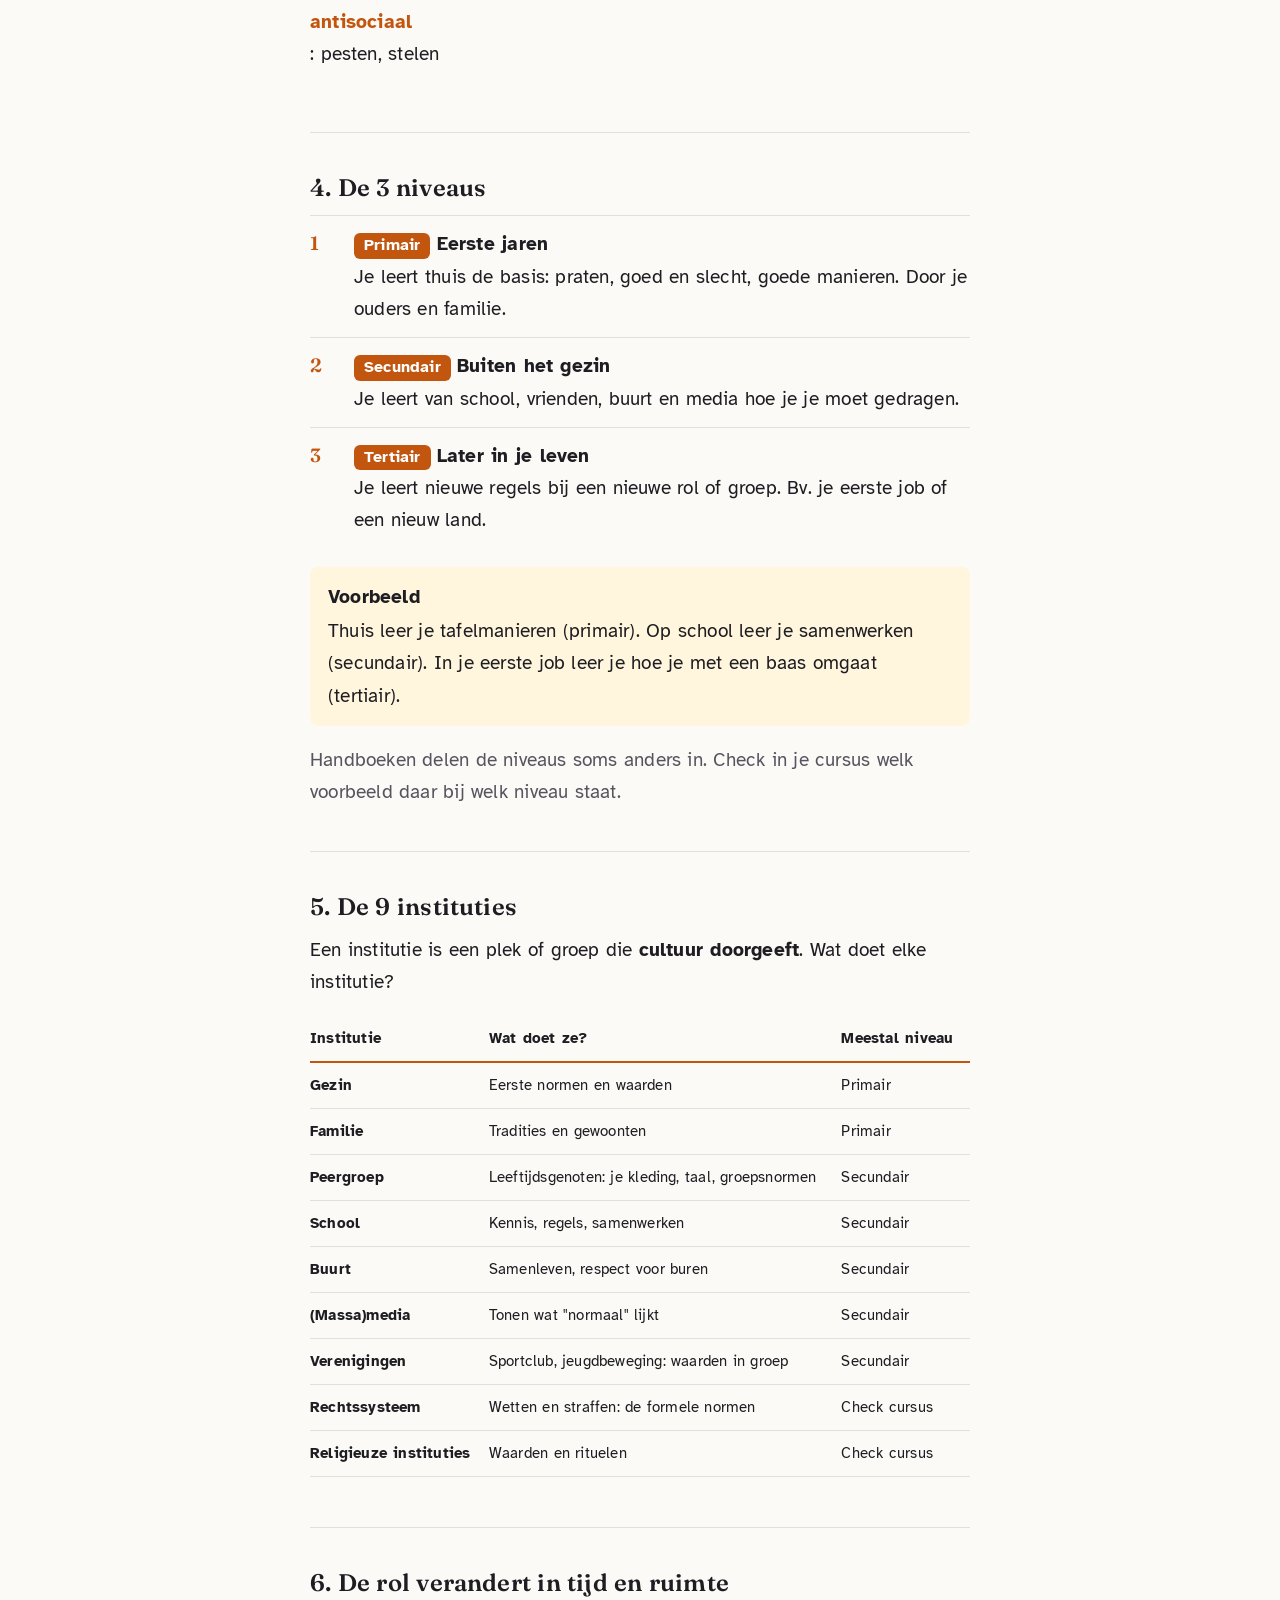
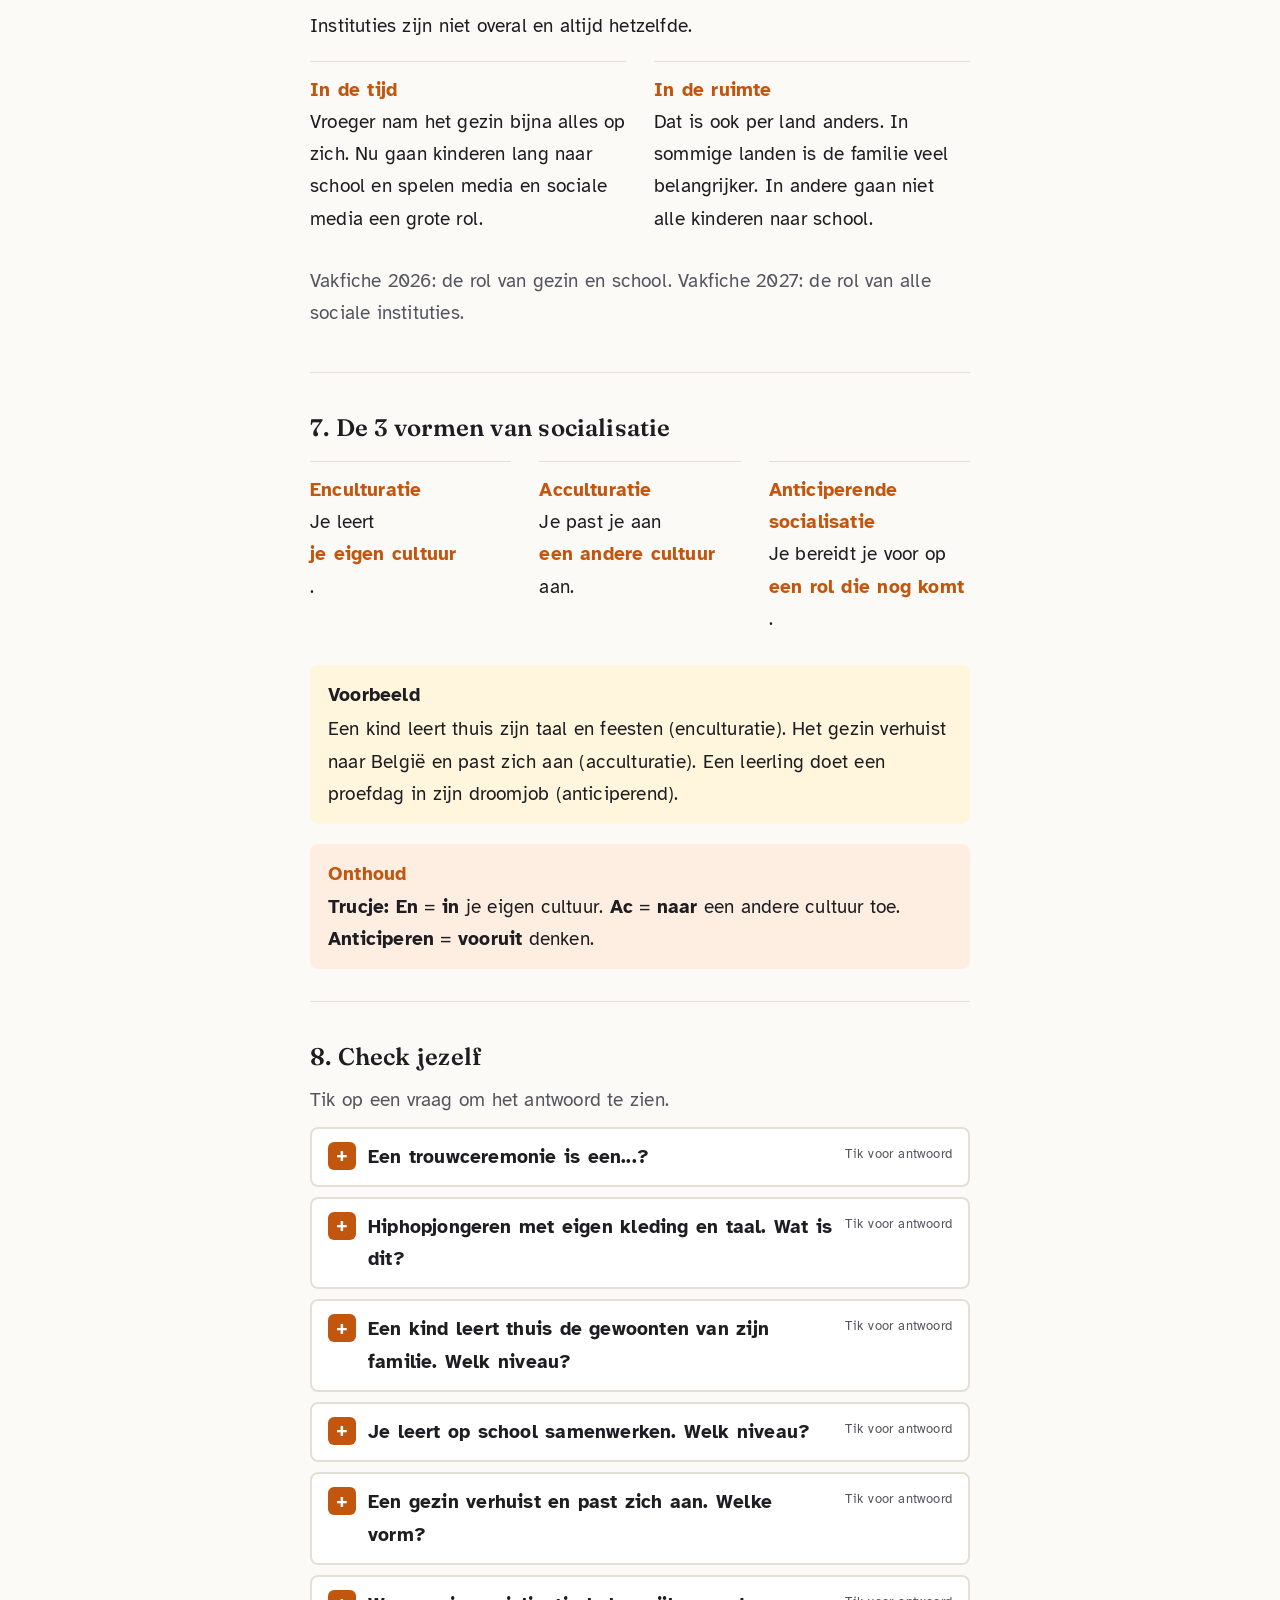
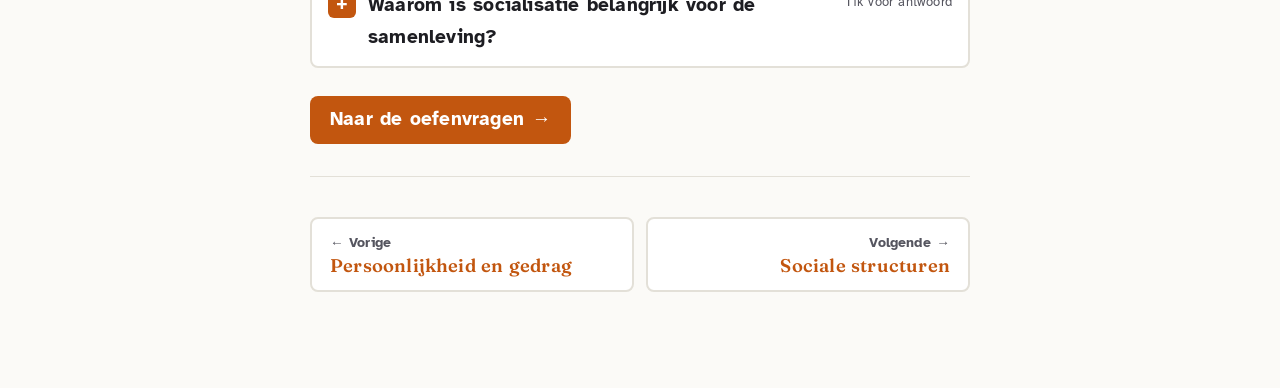
<file: sociale-en-gedragswetenschappen/Socialisatie_ simpel uitgelegd.html>
<!DOCTYPE html>
<html lang="nl">
<head>
<meta charset="utf-8">
<meta name="viewport" content="width=device-width, initial-scale=1, viewport-fit=cover">
<title>Socialisatie: simpel uitgelegd</title>
<link href="https://fonts.googleapis.com/css2?family=Atkinson+Hyperlegible:wght@400;700&family=Fraunces:opsz,wght@9..144,600&display=swap" rel="stylesheet">
<style>
:root{--bg:#fbfaf7;--card:#fff;--tx:#1d1d22;--mu:#55555f;--bd:#e3e0d8;--ex:#fff6dd;--exb:#e8c75a;--a:#c2560f;--tint:#fdeee1;--on-a:#fff;
padding-top:env(safe-area-inset-top,0px);padding-bottom:env(safe-area-inset-bottom,0px)}
@media (prefers-color-scheme:dark){:root:not([data-theme="light"]){--bg:#16161a;--card:#202027;--tx:#f1f0ec;--mu:#b5b4bd;--bd:#34343e;--ex:#3a3320;--exb:#a88a2c;--a:#f5a468;--tint:#3d2a1a;--on-a:#16161a}}
:root[data-theme="dark"]{--bg:#16161a;--card:#202027;--tx:#f1f0ec;--mu:#b5b4bd;--bd:#34343e;--ex:#3a3320;--exb:#a88a2c;--a:#f5a468;--tint:#3d2a1a;--on-a:#16161a}
html{scroll-behavior:smooth;scroll-padding-top:84px;-webkit-text-size-adjust:100%}
*{box-sizing:border-box}
body{margin:0;background:var(--bg);color:var(--tx);font-family:"Atkinson Hyperlegible",Verdana,sans-serif;font-size:19px;line-height:1.7;letter-spacing:.01em;word-spacing:.06em;overflow-wrap:break-word}
main{max-width:700px;margin:0 auto;padding:0 20px 96px}
b{font-weight:700}
i,em{font-style:normal;font-weight:700}
a{color:var(--a);text-decoration:underline;text-underline-offset:3px;text-decoration-thickness:2px}
a:focus-visible,button:focus-visible,summary:focus-visible{outline:3px solid var(--a);outline-offset:3px;border-radius:6px}
.readbar{position:fixed;top:0;left:0;height:4px;width:0;background:var(--a);z-index:20}
.topbar{display:flex;justify-content:space-between;align-items:center;flex-wrap:wrap;gap:10px;padding:24px 0 0}
.back{display:inline-flex;align-items:center;gap:6px;min-height:44px;padding:0 16px;border:2px solid var(--bd);border-radius:8px;background:var(--card);color:var(--tx);text-decoration:none;font-weight:700;font-size:.9rem}
.back:hover{border-color:var(--a);color:var(--a)}
.stepno{color:var(--mu);font-size:.9rem}
h1{font-family:Fraunces,Georgia,serif;font-weight:600;font-size:clamp(1.7rem,7vw,2.4rem);hyphens:auto;line-height:1.15;letter-spacing:-.01em;margin:32px 0 12px;color:var(--a)}
h2{font-family:Fraunces,Georgia,serif;font-weight:600;font-size:1.5rem;line-height:1.25;margin:0 0 12px}
p{margin:10px 0}
.sub{color:var(--mu)}
main > .sub{font-size:1.05rem;max-width:36em}
.navlabel{margin:28px 0 0;font-size:.85rem;font-weight:700;color:var(--mu)}
.navwrap{position:sticky;top:0;z-index:10;background:var(--bg);margin:0 -20px;padding:0 20px;border-bottom:1px solid var(--bd)}
.navwrap:after{content:"";position:absolute;right:0;top:0;bottom:0;width:36px;background:linear-gradient(90deg,transparent,var(--bg));pointer-events:none}
.nav{display:flex;gap:8px;overflow-x:auto;padding:10px 36px 10px 0;scrollbar-width:none;-webkit-overflow-scrolling:touch}
.nav::-webkit-scrollbar{display:none}
.nav a{flex-shrink:0;display:inline-flex;align-items:center;min-height:44px;padding:0 14px;border:2px solid var(--bd);border-radius:8px;background:var(--card);color:var(--tx);text-decoration:none;font-weight:700;font-size:.85rem;white-space:nowrap;cursor:pointer}
.nav a:hover{border-color:var(--a)}
.nav a.on{background:var(--a);border-color:var(--a);color:var(--on-a)}
section{padding:40px 0 32px;border-bottom:1px solid var(--bd);counter-reset:st}
.row{display:grid;grid-template-columns:repeat(auto-fit,minmax(180px,1fr));gap:0 28px;margin:18px 0}
.box{padding:12px 0;border-top:1px solid var(--bd)}
.box b{display:block;color:var(--a)}
.box i{display:none}
.ex{background:var(--ex);border-radius:8px;padding:14px 18px;margin:18px 0}
.ex:before{content:"Voorbeeld";display:block;font-weight:700;margin-bottom:2px}
.eff{margin:8px 0 4px;color:var(--mu)}
.eff:before{content:"Invloed op gedrag: ";font-weight:700;color:var(--tx)}
.step{display:grid;grid-template-columns:2rem 1fr;gap:12px;padding:12px 0;border-top:1px solid var(--bd);counter-increment:st}
.step.plain{grid-template-columns:1fr}
.step .e{font-family:Fraunces,Georgia,serif;font-weight:600;font-size:1.2rem;color:var(--a);line-height:1.6}
.step .e:before{content:counter(st)}
.pill{display:inline-block;background:var(--a);color:var(--on-a);padding:0 10px;border-radius:6px;font-weight:700;font-size:1rem;line-height:1.6}
.tip{background:var(--tint);border-radius:8px;padding:14px 18px;margin-top:20px}
.tip:before{content:"Onthoud";display:block;font-weight:700;color:var(--a)}
.tablewrap{overflow-x:auto;margin:18px 0;-webkit-overflow-scrolling:touch}
.tablehint{display:none;font-size:.85rem;color:var(--mu);margin:14px 0 -10px}
table{border-collapse:collapse;width:100%;min-width:460px;font-size:.92rem}
td,th{padding:10px 12px 10px 0;vertical-align:top;text-align:left;border-bottom:1px solid var(--bd)}
th{border-bottom:2px solid var(--a);font-weight:700}
details{background:var(--card);border:2px solid var(--bd);border-radius:8px;margin:10px 0}
details:hover{border-color:var(--a)}
summary{list-style:none;display:flex;align-items:flex-start;gap:12px;min-height:48px;padding:12px 16px;font-weight:700;cursor:pointer}
summary::-webkit-details-marker{display:none}
summary:before{content:"+";flex-shrink:0;width:28px;height:28px;border-radius:6px;background:var(--a);color:var(--on-a);display:grid;place-items:center;font-size:1.2rem;line-height:1;margin-top:1px}
details[open] summary:before{content:"\2212"}
summary:after{content:"Tik voor antwoord";margin-left:auto;flex-shrink:0;font-size:.8rem;font-weight:400;color:var(--mu);padding-top:3px}
details[open] summary:after{content:"Verberg"}
details p{margin:0;padding:0 16px 14px 56px}
details p:before{content:"Antwoord: ";font-weight:700;color:var(--a)}
a.btn{display:inline-flex;align-items:center;gap:8px;min-height:48px;margin-top:18px;background:var(--a);color:var(--on-a);text-decoration:none;font-weight:700;border-radius:8px;padding:0 20px}
a.btn:after{content:"\2192"}
a.btn:hover{filter:brightness(1.08)}
.pager{display:grid;grid-template-columns:1fr 1fr;gap:12px;margin-top:40px}
.pager a{display:flex;flex-direction:column;justify-content:center;min-height:72px;padding:12px 18px;border:2px solid var(--bd);border-radius:8px;background:var(--card);color:var(--tx);text-decoration:none}
.pager a:hover{border-color:var(--a)}
.pager small{color:var(--mu);font-size:.85rem;font-weight:700}
.pager b{font-family:Fraunces,Georgia,serif;font-weight:600;font-size:1.15rem;line-height:1.3;color:var(--a)}
.pager .next{grid-column:2;text-align:right}
@media (max-width:540px){
 body{font-size:18px}
 main{padding:0 16px 80px}
 .navwrap{margin:0 -16px;padding:0 16px}
 h1{margin-top:24px}
 h2{font-size:1.35rem}
 section{padding:32px 0 26px}
 .row{grid-template-columns:1fr}
 .tablehint{display:block}
 summary:after{display:none}
 details p{padding-left:16px}
 .pager{grid-template-columns:1fr}
 .pager .next{grid-column:1;text-align:left}
 a.btn{width:100%;justify-content:center}
}
@media (prefers-reduced-motion:reduce){html{scroll-behavior:auto}}
</style>
<link rel="stylesheet" href="../assets/luisteren.css">
</head>
<body>
<main>
<div class="readbar"></div>
<div class="topbar"><a class="back" href="index.html">&larr; Sociale en gedragswetenschappen</a><span class="stepno">Onderwerp 3 van 4</span></div>

<h1>Socialisatie</h1>
<p class="sub">Simpel uitgelegd. Hoe leer je hoe de samenleving werkt? Korte stukjes, bij elk idee een voorbeeld.</p>
<section class="listen" id="luister">
<h2>Luisteren</h2>
<p class="listen-sub">11 korte blokken, samen ongeveer 22 minuten. Luister elk blok 3 keer, op verschillende dagen. De bolletjes tellen mee.</p>
<ol class="tracks">
<li><a href="audio/Blok%204.1%20Wat%20is%20socialisatie.mp3" data-dur="1:46">Wat is socialisatie?</a></li>
<li><a href="audio/Blok%204.2%20Primaire%20en%20secundaire%20socialisatie.mp3" data-dur="2:03">Primaire en secundaire socialisatie</a></li>
<li><a href="audio/Blok%204.3%20De%20socialisatieagenten.mp3" data-dur="2:25">De socialisatieagenten</a></li>
<li><a href="audio/Blok%204.4%20Opvoedingsstijlen.mp3" data-dur="2:32">Opvoedingsstijlen</a></li>
<li><a href="audio/Blok%204.%205%20George%20Herbert%20Mead.mp3" data-dur="2:09">George Herbert Mead</a></li>
<li><a href="audio/Blok%204.6%20Cooley%2C%20Freud%2C%20Bandura%20en%20Bourdieu.mp3" data-dur="2:09">Cooley, Freud, Bandura en Bourdieu</a></li>
<li><a href="audio/Blok%204.7%20Genderrollen%2C%20cultuur%20en%20milieu.mp3" data-dur="1:51">Genderrollen, cultuur en milieu</a></li>
<li><a href="audio/Blok%204.8%20Resocialisatie%20en%20totale%20instituties.mp3" data-dur="1:33">Resocialisatie en totale instituties</a></li>
<li><a href="audio/Blok%204.9%20Kritiek%20en%20eigen%20inbreng.mp3" data-dur="1:13">Kritiek en eigen inbreng</a></li>
<li><a href="audio/Blok%204.10%20Grote%20herhaling.mp3" data-dur="1:08">Grote herhaling</a></li>
<li><a href="audio/Blok%204.11%20Zelftest%20voor%20luisteraars.mp3" data-dur="2:48">Zelftest voor luisteraars</a></li>
</ol>
<p class="listen-foot">Liever meelezen? <a href="audio/Audio-studiegids%204.%20Socialisatie.pdf">Open de audiogids als PDF</a>.</p>
</section>
<p class="navlabel">Spring naar een stuk:</p>
<div class="navwrap"><div class="nav"><a href="#luister">Luisteren</a><a href="#a">1 Cultuur</a><a href="#b">2 Culturen vergelijken</a><a href="#c">3 Socialisatie</a><a href="#d">4 Niveaus</a><a href="#e">5 Instituties</a><a href="#f">6 Tijd en ruimte</a><a href="#g">7 Vormen</a><a href="#h">8 Check</a></div></div>

<section id="a">
<h2>1. Wat is cultuur?</h2>
<p>Cultuur is de <b>manier van leven</b> van een groep mensen. Ze bestaat uit <b>7 uitingen</b>. Zo herken je cultuur:</p>
<div class="step"><div class="e"></div><div><b>Kennis</b><br>Wat een groep weet en doorgeeft. Bv. hoe je moet koken of ziektes behandelt.</div></div>
<div class="step"><div class="e"></div><div><b>Waarden en normen</b><br><b>Waarden</b> zijn wat je goed vindt (eerlijkheid). <b>Normen</b> zijn de regels voor gedrag (in de rij staan).</div></div>
<div class="step"><div class="e"></div><div><b>Symbolen</b><br>Dingen met een betekenis. Bv. een vlag, een regenboog, een kruis.</div></div>
<div class="step"><div class="e"></div><div><b>Rituelen</b><br>Ceremonies met een speciale betekenis. Bv. een huwelijk, een doop, Nieuwjaar.</div></div>
<div class="step"><div class="e"></div><div><b>Gebruiken en gewoonten</b><br>Wat je dagelijks doet. Bv. een handdruk, je schoenen uitdoen, met mes en vork eten.</div></div>
<div class="step"><div class="e"></div><div><b>Taal</b><br>Nederlands, Frans, Arabisch, gebarentaal.</div></div>
<div class="step"><div class="e"></div><div><b>Kunstuitingen</b><br>Muziek, schilderijen, films, dans.</div></div>
<div class="tip"><b>Trucje:</b> staat het ergens voor? Dan is het een symbool. Is het een plechtige gebeurtenis? Dan is het een ritueel. Doe je het elke dag zonder erbij na te denken? Dan is het een gewoonte.</div>
</section>

<section id="b">
<h2>2. Culturen vergelijken</h2>
<p>Je vergelijkt culturen aan de hand van de <b>7 uitingen</b>. Je maakt een onderscheid tussen:</p>
<div class="row">
<div class="box"><b>Westers ↔ niet-westers</b>Voorbeeld: in België geef je een hand of een kus. In Japan buig je.</div>
<div class="box"><b>Dominante cultuur ↔ subcultuur</b>De dominante cultuur is die van de meerderheid. Een subcultuur is een kleinere groep binnen die cultuur, met eigen kenmerken.</div>
<div class="box"><b>Jongerencultuur</b>Een subcultuur van jongeren, met eigen kleding, taal en muziek. Bv. hiphop of gamers.</div></div>
</section>

<section id="c">
<h2>3. Wat is socialisatie?</h2>
<p>Socialisatie is het <b>doorgeven</b> van cultuur aan nieuwe mensen. Je geeft 3 dingen door:</p>
<div class="row"><div class="box"><b>Waarden</b></div><div class="box"><b>Normen</b></div><div class="box"><b>Andere cultuuruitingen</b>Taal, gewoonten, rituelen...</div></div>
<div class="ex">Als kind leert je moeder je "dankjewel" zeggen (norm). Ze zegt dat eerlijk zijn belangrijk is (waarde).</div>
<h2 style="margin-top:14px">Waarom is het belangrijk?</h2>
<div class="row">
<div class="box"><b>Voor jou</b>Je past je aan je omgeving aan. Je gedrag kan zijn:<br> <b>prosociaal</b>: helpen, delen<br> <b>antisociaal</b>: pesten, stelen</div>
<div class="box"><b>Voor de samenleving</b>De cultuur blijft bestaan. Elke generatie geeft ze door aan de volgende.</div></div>
</section>

<section id="d">
<h2>4. De 3 niveaus</h2>
<div class="step"><div class="e"></div><div><span class="pill">Primair</span> <b>Eerste jaren</b><br>Je leert thuis de basis: praten, goed en slecht, goede manieren. Door je ouders en familie.</div></div>
<div class="step"><div class="e"></div><div><span class="pill">Secundair</span> <b>Buiten het gezin</b><br>Je leert van school, vrienden, buurt en media hoe je je moet gedragen.</div></div>
<div class="step"><div class="e"></div><div><span class="pill">Tertiair</span> <b>Later in je leven</b><br>Je leert nieuwe regels bij een nieuwe rol of groep. Bv. je eerste job of een nieuw land.</div></div>
<div class="ex">Thuis leer je tafelmanieren (primair). Op school leer je samenwerken (secundair). In je eerste job leer je hoe je met een baas omgaat (tertiair).</div>
<p class="sub">Handboeken delen de niveaus soms anders in. Check in je cursus welk voorbeeld daar bij welk niveau staat.</p>
</section>

<section id="e">
<h2>5. De 9 instituties</h2>
<p>Een institutie is een plek of groep die <b>cultuur doorgeeft</b>. Wat doet elke institutie?</p>
<p class="tablehint">Schuif de tabel opzij om alles te zien.</p><div class="tablewrap"><table>
<tr><th>Institutie</th><th>Wat doet ze?</th><th>Meestal niveau</th></tr>
<tr><td> <b>Gezin</b></td><td>Eerste normen en waarden</td><td>Primair</td></tr>
<tr><td> <b>Familie</b></td><td>Tradities en gewoonten</td><td>Primair</td></tr>
<tr><td> <b>Peergroep</b></td><td>Leeftijdsgenoten: je kleding, taal, groepsnormen</td><td>Secundair</td></tr>
<tr><td> <b>School</b></td><td>Kennis, regels, samenwerken</td><td>Secundair</td></tr>
<tr><td> <b>Buurt</b></td><td>Samenleven, respect voor buren</td><td>Secundair</td></tr>
<tr><td> <b>(Massa)media</b></td><td>Tonen wat "normaal" lijkt</td><td>Secundair</td></tr>
<tr><td> <b>Verenigingen</b></td><td>Sportclub, jeugdbeweging: waarden in groep</td><td>Secundair</td></tr>
<tr><td> <b>Rechtssysteem</b></td><td>Wetten en straffen: de formele normen</td><td>Check cursus</td></tr>
<tr><td> <b>Religieuze instituties</b></td><td>Waarden en rituelen</td><td>Check cursus</td></tr>
</table></div>
</section>

<section id="f">
<h2>6. De rol verandert in tijd en ruimte</h2>
<p>Instituties zijn niet overal en altijd hetzelfde.</p>
<div class="row">
<div class="box"><b>In de tijd</b>Vroeger nam het gezin bijna alles op zich. Nu gaan kinderen lang naar school en spelen media en sociale media een grote rol.</div>
<div class="box"><b>In de ruimte</b>Dat is ook per land anders. In sommige landen is de familie veel belangrijker. In andere gaan niet alle kinderen naar school.</div></div>
<p class="sub">Vakfiche 2026: de rol van gezin en school. Vakfiche 2027: de rol van alle sociale instituties.</p>
</section>

<section id="g">
<h2>7. De 3 vormen van socialisatie</h2>
<div class="row">
<div class="box"><b>Enculturatie</b>Je leert <b>je eigen cultuur</b>.</div>
<div class="box"><b>Acculturatie</b>Je past je aan <b>een andere cultuur</b> aan.</div>
<div class="box"><b>Anticiperende socialisatie</b>Je bereidt je voor op <b>een rol die nog komt</b>.</div></div>
<div class="ex">Een kind leert thuis zijn taal en feesten (enculturatie). Het gezin verhuist naar België en past zich aan (acculturatie). Een leerling doet een proefdag in zijn droomjob (anticiperend).</div>
<div class="tip"><b>Trucje:</b> <b>En</b> = <b>in</b> je eigen cultuur. <b>Ac</b> = <b>naar</b> een andere cultuur toe. <b>Anticiperen</b> = <b>vooruit</b> denken.</div>
</section>

<section id="h">
<h2>8. Check jezelf</h2>
<p class="sub">Tik op een vraag om het antwoord te zien.</p>
<details><summary>Een trouwceremonie is een...?</summary><p>Ritueel</p></details>
<details><summary>Hiphopjongeren met eigen kleding en taal. Wat is dit?</summary><p>Een subcultuur (jongerencultuur)</p></details>
<details><summary>Een kind leert thuis de gewoonten van zijn familie. Welk niveau?</summary><p>Primaire socialisatie</p></details>
<details><summary>Je leert op school samenwerken. Welk niveau?</summary><p>Secundaire socialisatie</p></details>
<details><summary>Een gezin verhuist en past zich aan. Welke vorm?</summary><p>Acculturatie</p></details>
<details><summary>Waarom is socialisatie belangrijk voor de samenleving?</summary><p>De cultuur blijft bestaan</p></details>
<a class="btn" href="Vakfiche%202026%20en%202027_%20schema%E2%80%99s%20en%20oefenen.html">Naar de oefenvragen</a>
</section>
<nav class="pager"><a class="prev" href="Persoonlijkheid%20en%20gedrag_%20simpel%20uitgelegd.html"><small>&larr; Vorige</small><b>Persoonlijkheid en gedrag</b></a><a class="next" href="Sociale%20structuren_%20simpel%20uitgelegd.html"><small>Volgende &rarr;</small><b>Sociale structuren</b></a></nav>
</main>
<script>
(function(){
var bar=document.querySelector('.readbar'),last=null;
var links=[].slice.call(document.querySelectorAll('.nav a'));
function upd(){
 var h=document.documentElement,max=h.scrollHeight-h.clientHeight;
 bar.style.width=(max>0?h.scrollTop/max*100:0)+'%';
 var cur=null;
 links.forEach(function(a){var s=document.querySelector(a.getAttribute('href'));if(s&&s.getBoundingClientRect().top<120)cur=a;});
 links.forEach(function(a){a.classList.toggle('on',a===cur);});
 if(cur&&cur!==last){last=cur;cur.parentNode.scrollTo({left:cur.offsetLeft-20,behavior:'smooth'});}
}
window.addEventListener('scroll',upd,{passive:true});upd();
})();
</script>
<script src="../assets/luisteren.js"></script>
</body>
</html>
</file>
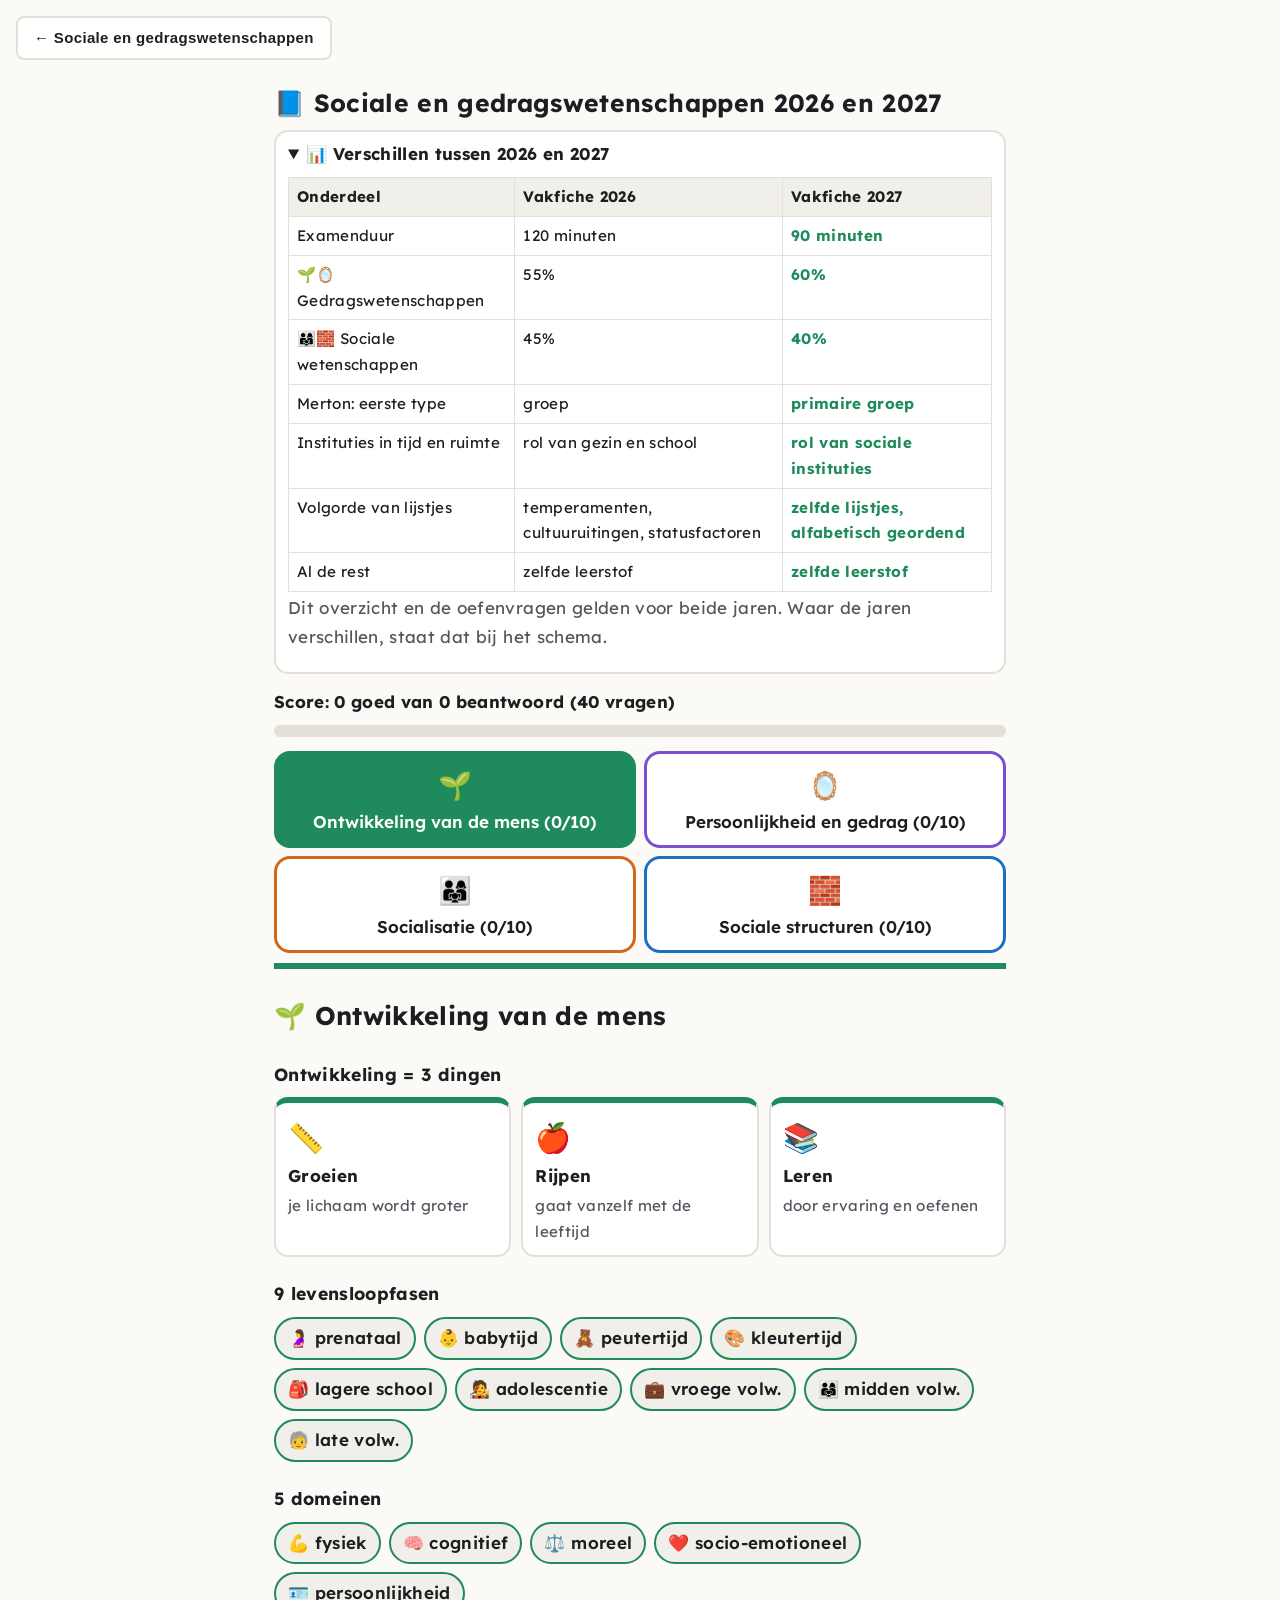
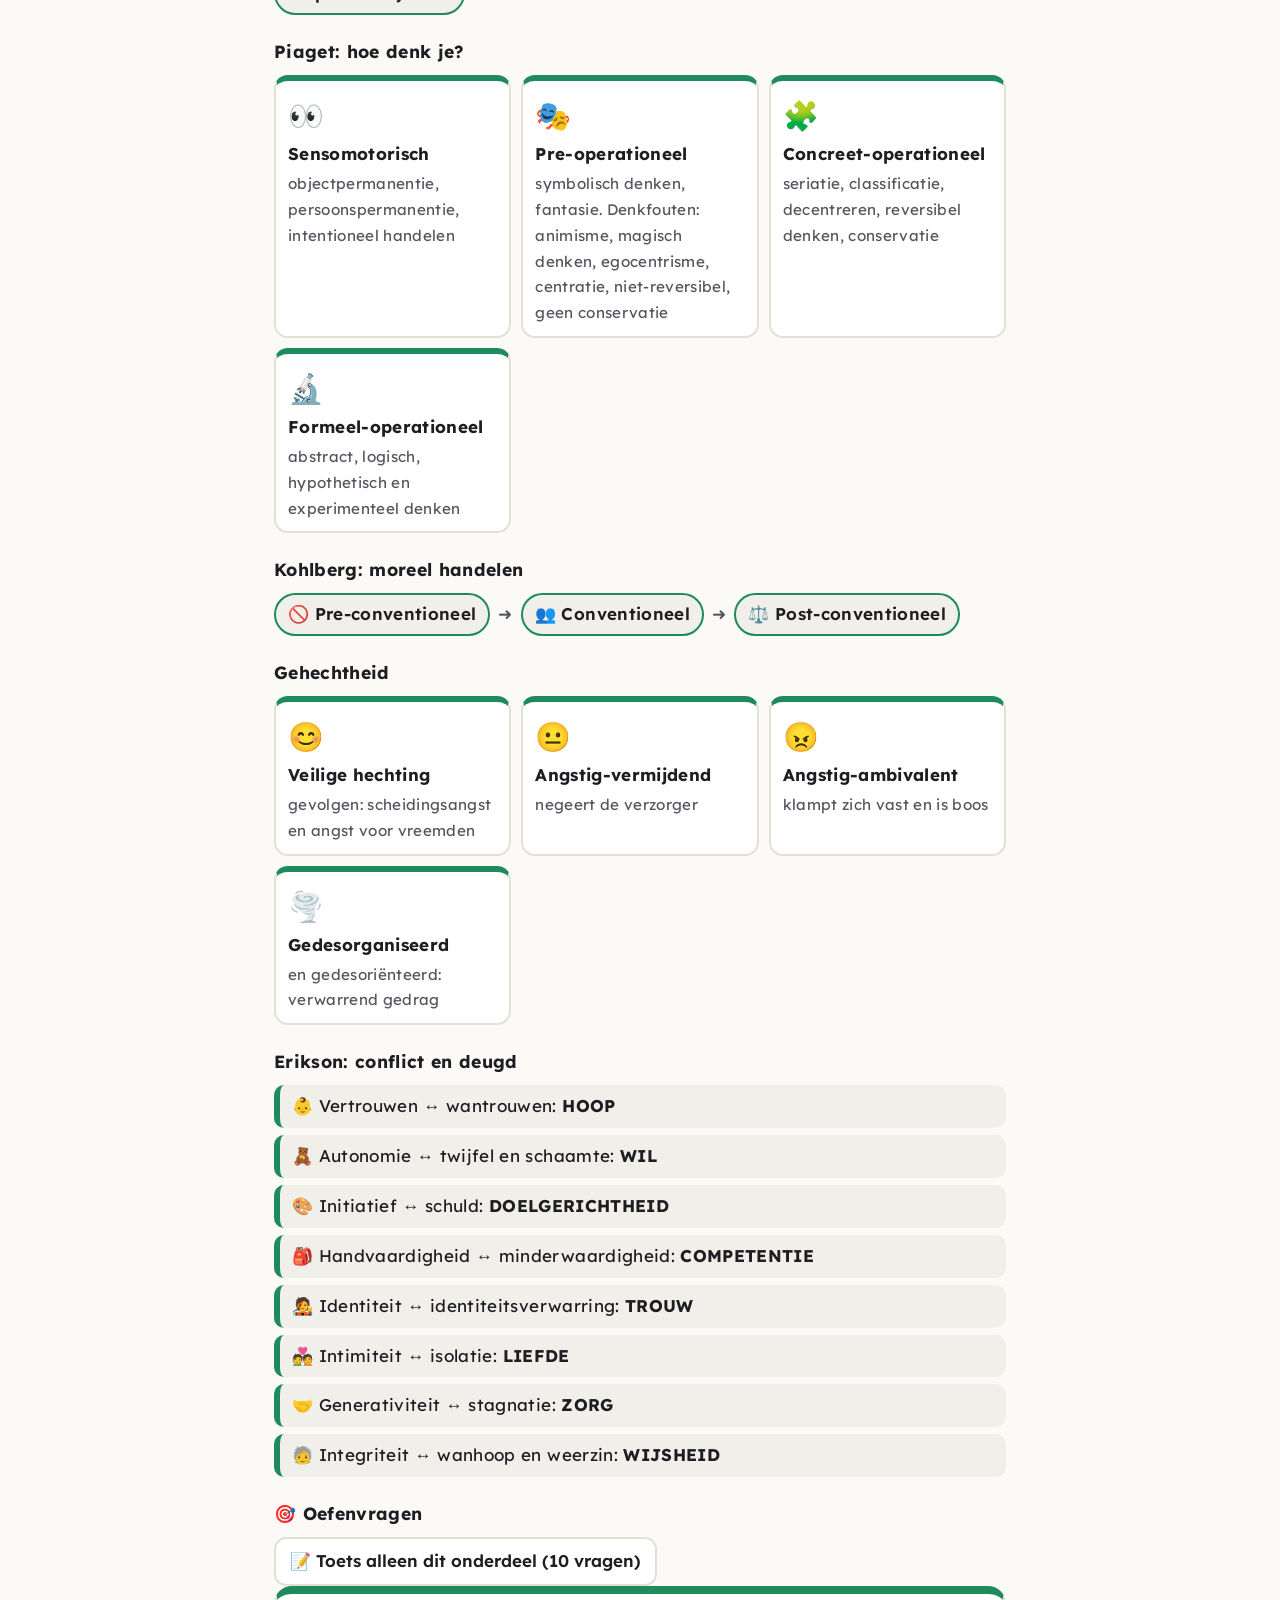
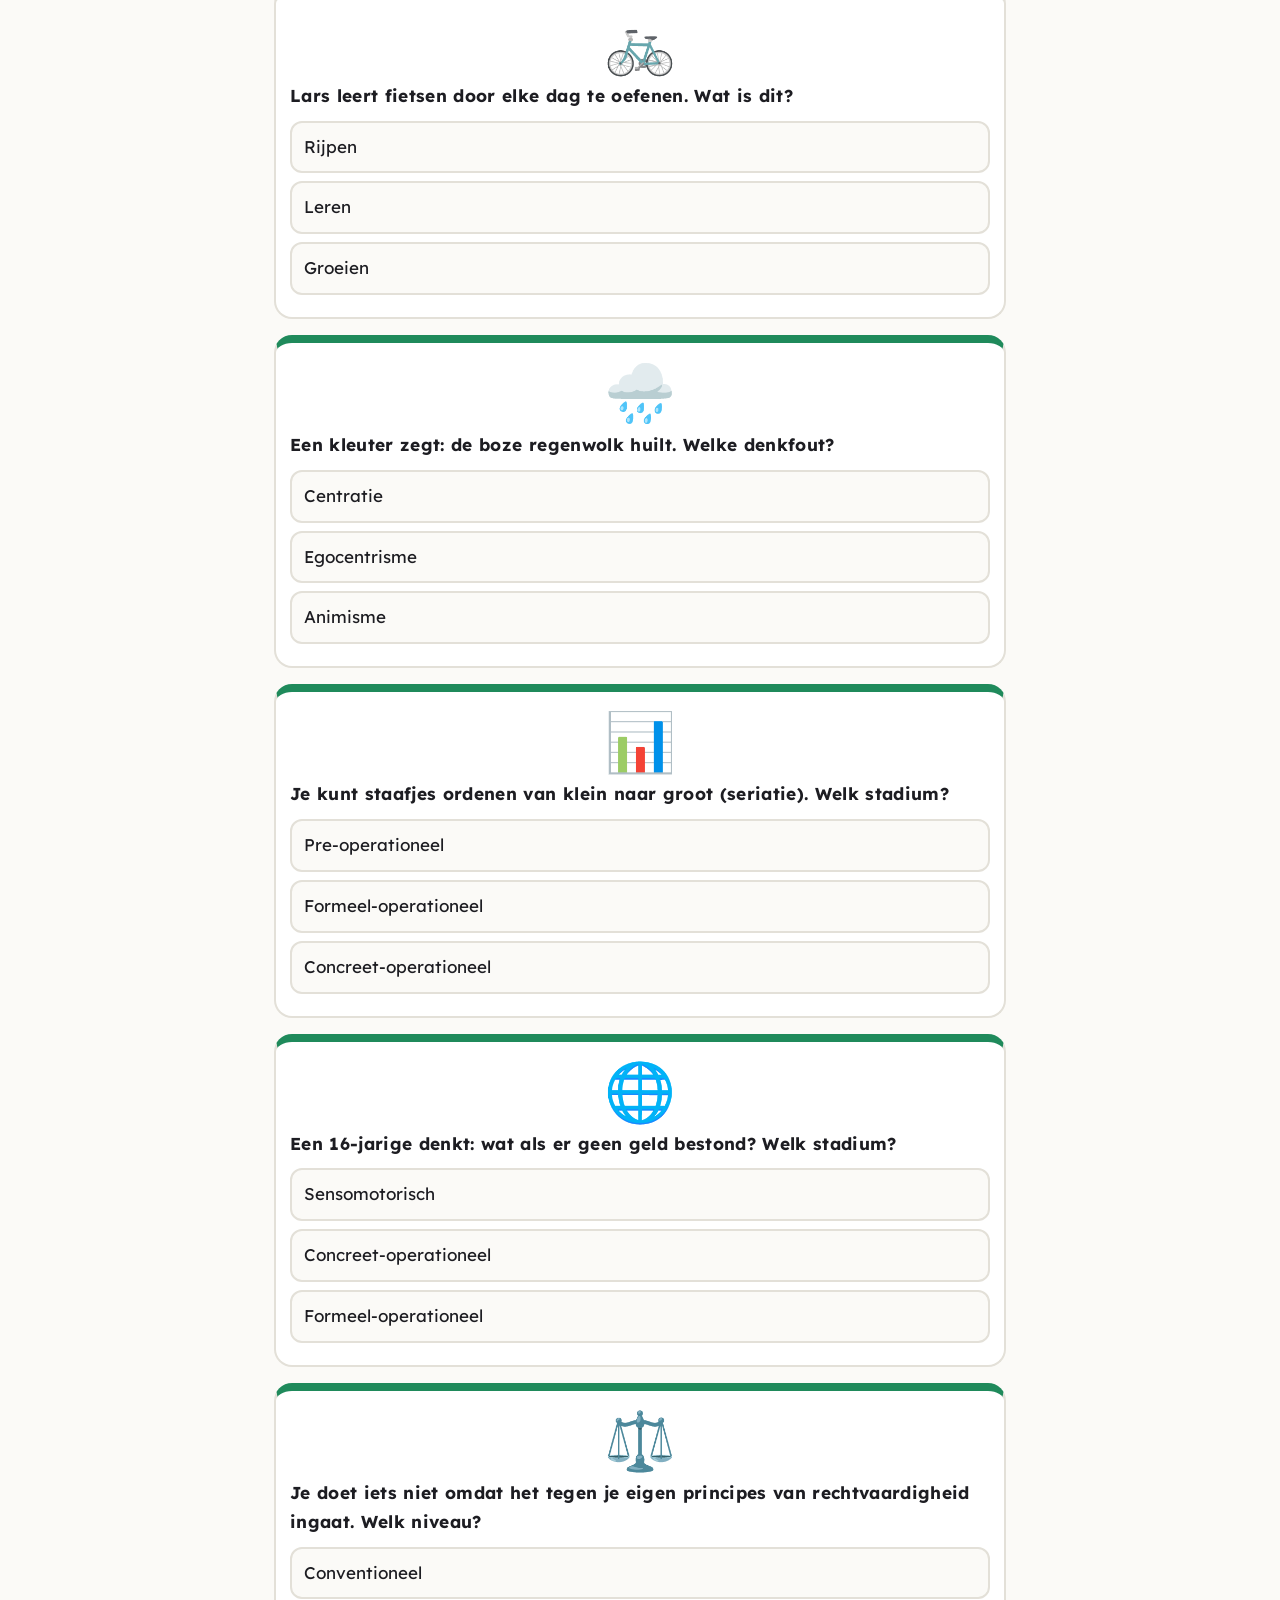
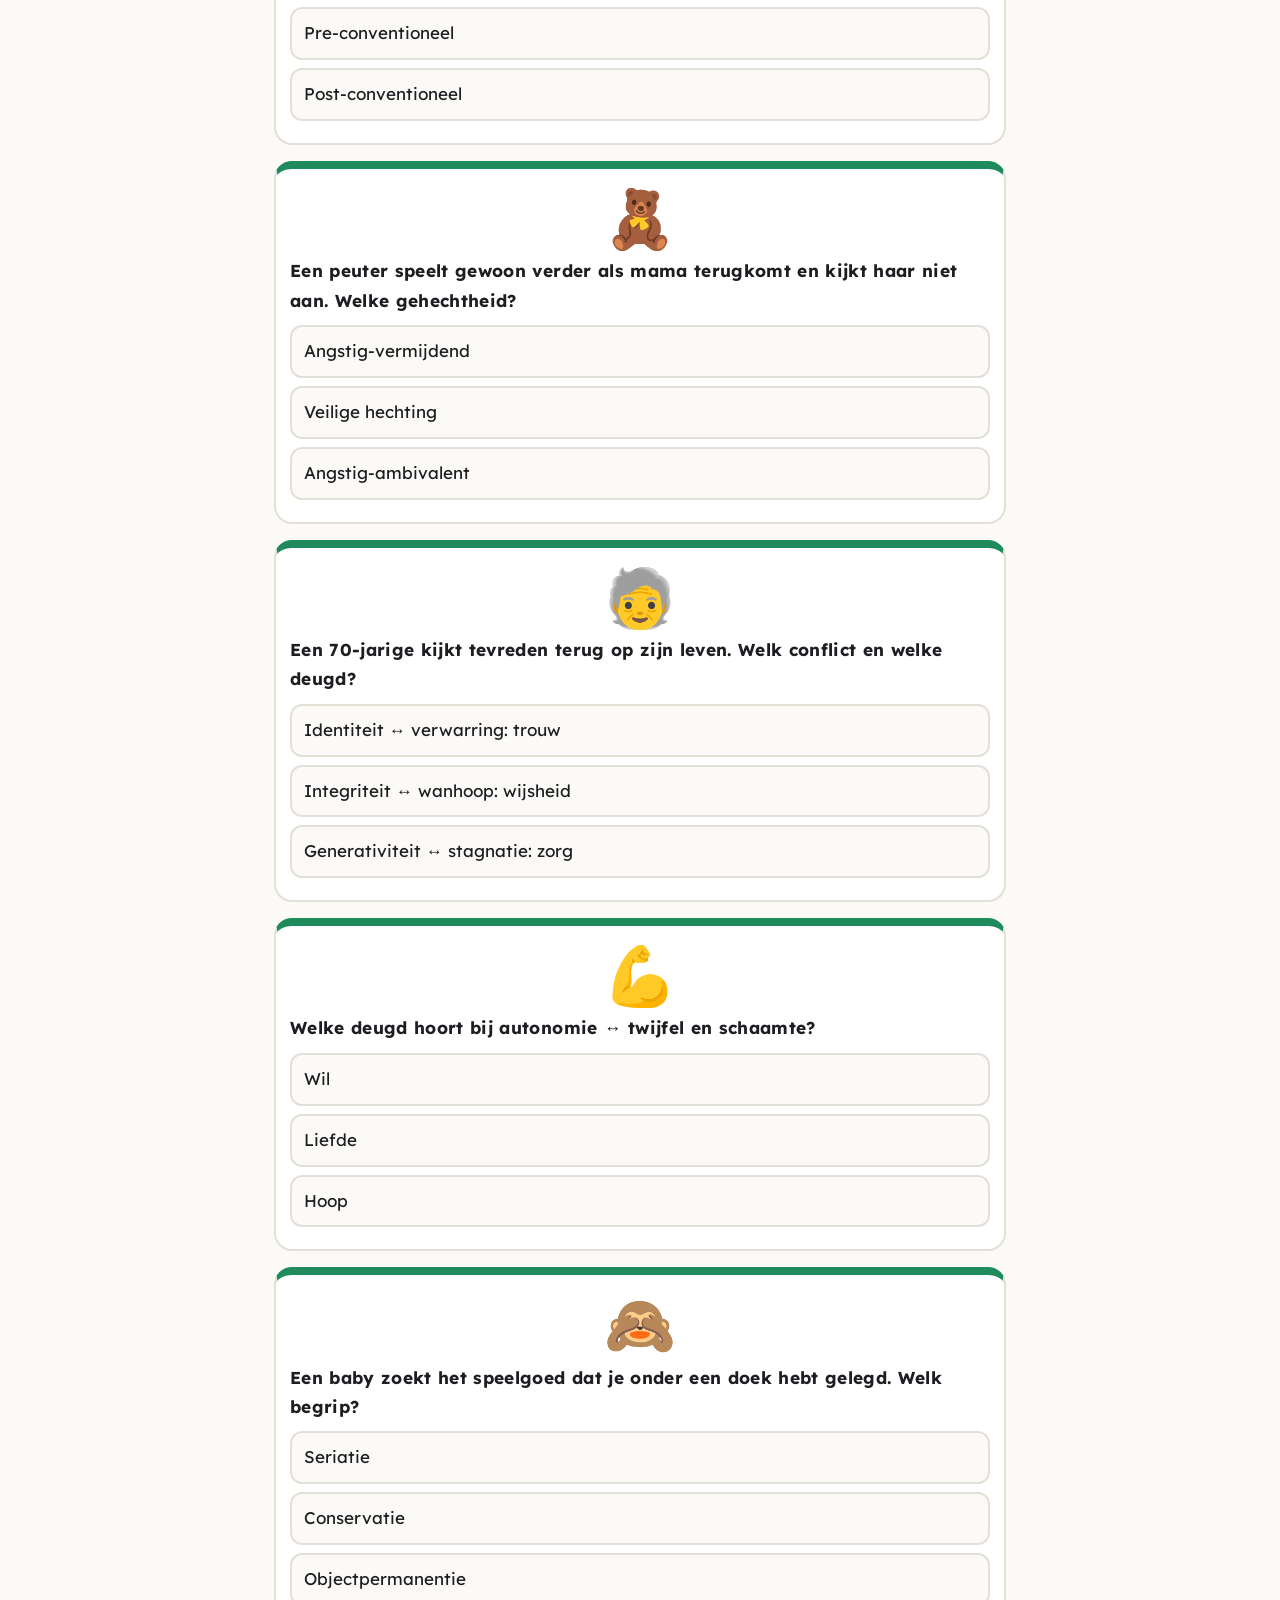
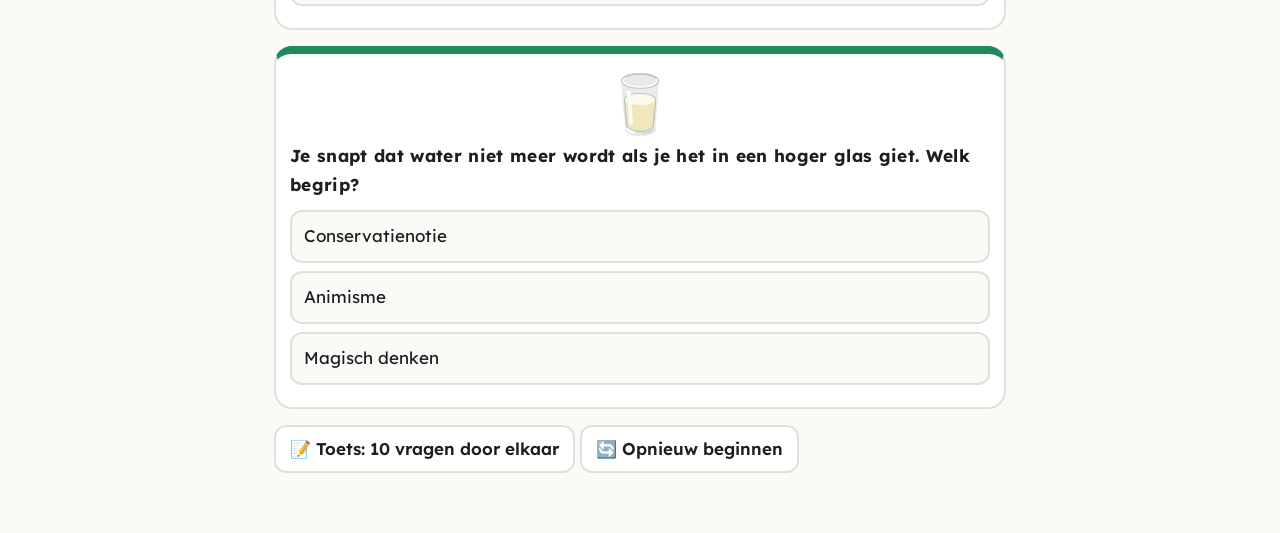
<file: sociale-en-gedragswetenschappen/Vakfiche 2026 en 2027_ schema’s en oefenen.html>
<!DOCTYPE html>
<html lang="nl">
<head>
<meta charset="utf-8">
<meta name="viewport" content="width=device-width, initial-scale=1, viewport-fit=cover">
<title>Vakfiche 2026 en 2027: schema’s en oefenen</title>
<link href="https://fonts.googleapis.com/css2?family=Lexend:wght@400;600;700&display=swap" rel="stylesheet">
<style>
:root{--bg:#fbfaf7;--card:#fff;--tx:#1d1d22;--mu:#55555f;--bd:#e3e0d8;--ok:#1f8a5b;--okb:#e1f5ea;--no:#c6403a;--nob:#fde8e6;--tint:#f1efe9;
--c1:#1f8a5b;--c2:#7a4fd0;--c3:#d2661a;--c4:#1d6fc4;
box-sizing:border-box;padding-top:env(safe-area-inset-top,0px);padding-bottom:env(safe-area-inset-bottom,0px)}
@media (prefers-color-scheme:dark){:root:not([data-theme="light"]){--bg:#16161a;--card:#202027;--tx:#f1f0ec;--mu:#b5b4bd;--bd:#34343e;--ok:#5fd6a0;--okb:#1b3328;--no:#ff8b82;--nob:#3f1f1d;--tint:#2a2a33;--c1:#5fd6a0;--c2:#b79cf5;--c3:#f5a468;--c4:#7db9f5}}
:root[data-theme="dark"]{--bg:#16161a;--card:#202027;--tx:#f1f0ec;--mu:#b5b4bd;--bd:#34343e;--ok:#5fd6a0;--okb:#1b3328;--no:#ff8b82;--nob:#3f1f1d;--tint:#2a2a33;--c1:#5fd6a0;--c2:#b79cf5;--c3:#f5a468;--c4:#7db9f5}
html{scroll-padding-top:env(safe-area-inset-top,0px)}
*{box-sizing:border-box}
body{margin:0;background:var(--bg);color:var(--tx);font-family:Lexend,Verdana,sans-serif;font-size:17px;line-height:1.7;letter-spacing:.02em}
main{max-width:760px;margin:0 auto;padding:16px 14px 60px}
h1{font-size:1.55rem;margin:6px 0}
h3{margin:22px 0 8px;font-size:1.1rem}
.sub{color:var(--mu);margin:2px 0 12px}
.score{font-weight:700;margin:0 0 8px}
.bar{height:12px;border-radius:9px;background:var(--bd);overflow:hidden;margin-bottom:14px}
.bar div{height:100%;width:0;background:var(--ok);transition:width .3s}
.tabs{display:grid;grid-template-columns:1fr 1fr;gap:8px;margin-bottom:10px}
.tabs button{font:inherit;font-weight:600;border:3px solid var(--a);background:var(--card);color:var(--tx);border-radius:16px;padding:8px 6px;cursor:pointer}
.tabs button span{display:block;font-size:1.7rem}
.tabs button.on{background:var(--a);color:#fff}
button:focus-visible{outline:3px solid var(--tx);outline-offset:2px}
.top{border-top:6px solid var(--a);padding-top:4px}
.g{display:grid;grid-template-columns:repeat(auto-fill,minmax(220px,1fr));gap:10px}
.c{background:var(--card);border:2px solid var(--bd);border-top:6px solid var(--a);border-radius:14px;padding:10px 12px}
.c i{font-style:normal;font-size:1.8rem;display:block}.c b{display:block}.c p{margin:2px 0 0;color:var(--mu);font-size:.95rem}
.fl{display:flex;flex-wrap:wrap;gap:8px;align-items:center}
.fl span{background:var(--tint);border:2px solid var(--a);border-radius:999px;padding:5px 12px;font-weight:600}
.fl em{font-style:normal;color:var(--mu)}
.l{list-style:none;padding:0;margin:0;display:grid;gap:7px}
.l li{background:var(--tint);border-left:6px solid var(--a);border-radius:10px;padding:7px 12px}
.vs{display:grid;grid-template-columns:1fr 1fr;gap:10px}
.vs div{border:2px solid var(--bd);background:var(--card);border-radius:14px;padding:9px 12px}
.vs .ok{border-color:var(--a)}
@media(max-width:520px){.vs{grid-template-columns:1fr}}
.q{background:var(--card);border:2px solid var(--bd);border-top:8px solid var(--a);border-radius:18px;padding:14px;margin-bottom:16px}
.pic{font-size:3.6rem;line-height:1.2;text-align:center}
.qt{font-weight:700;font-size:1.08rem;margin:4px 0 10px}
.o{display:block;width:100%;text-align:left;font:inherit;color:var(--tx);background:var(--bg);border:2px solid var(--bd);border-radius:12px;padding:10px 12px;margin-bottom:8px;cursor:pointer}
.o.good{background:var(--okb);border-color:var(--ok);font-weight:600}
.o.bad{background:var(--nob);border-color:var(--no)}
.ex{margin-top:6px;padding:10px 12px;border-radius:12px;background:var(--okb);border-left:6px solid var(--ok)}
.ex.w{background:var(--nob);border-left-color:var(--no)}
.ex big{display:block;font-size:1.7rem}
.reset{font:inherit;font-weight:600;border:2px solid var(--bd);background:var(--card);color:var(--tx);border-radius:12px;padding:8px 14px;cursor:pointer}
.cmp{background:var(--card);border:2px solid var(--bd);border-radius:14px;padding:8px 12px;margin-bottom:14px}.cmp summary{font-weight:700;cursor:pointer}.cmp table{width:100%;border-collapse:collapse;margin-top:8px;font-size:.95rem}.cmp th,.cmp td{border:1px solid var(--bd);padding:6px 8px;text-align:left;vertical-align:top}.cmp th{background:var(--tint)}.cmp td.d{font-weight:700;color:var(--ok)}
</style>
</head>
<body>
<a href="index.html" style="display:inline-flex;align-items:center;min-height:44px;margin:16px 16px 0;padding:0 16px;border:2px solid #e3e0d8;border-radius:8px;background:#fff;color:#1d1d22;text-decoration:none;font-weight:700;font-family:Verdana,sans-serif;font-size:15px">&larr; Sociale en gedragswetenschappen</a>
<main>
<h1>📘 Sociale en gedragswetenschappen 2026 en 2027</h1>
<details open class="cmp"><summary>📊 Verschillen tussen 2026 en 2027</summary><table><tr><th>Onderdeel</th><th>Vakfiche 2026</th><th>Vakfiche 2027</th></tr><tr><td>Examenduur</td><td>120 minuten</td><td class="d">90 minuten</td></tr><tr><td>🌱🪞 Gedragswetenschappen</td><td>55%</td><td class="d">60%</td></tr><tr><td>👨‍👩‍👧🧱 Sociale wetenschappen</td><td>45%</td><td class="d">40%</td></tr><tr><td>Merton: eerste type</td><td>groep</td><td class="d">primaire groep</td></tr><tr><td>Instituties in tijd en ruimte</td><td>rol van gezin en school</td><td class="d">rol van sociale instituties</td></tr><tr><td>Volgorde van lijstjes</td><td>temperamenten, cultuuruitingen, statusfactoren</td><td class="d">zelfde lijstjes, alfabetisch geordend</td></tr><tr><td>Al de rest</td><td>zelfde leerstof</td><td class="d">zelfde leerstof</td></tr></table><p class="sub">Dit overzicht en de oefenvragen gelden voor beide jaren. Waar de jaren verschillen, staat dat bij het schema.</p></details>
<p class="score" id="sc"></p>
<div class="bar"><div id="pb"></div></div>
<div class="tabs" id="tabs"></div>
<div id="body"></div>
<button class="reset" id="qb">📝 Toets: 10 vragen door elkaar</button> <button class="reset" id="rs">🔄 Opnieuw beginnen</button>
<div id="quiz" style="display:none"></div>
</main>
<script>
function C(a){return '<div class="g">'+a.map(function(x){return '<div class="c"><i>'+x[0]+'</i><b>'+x[1]+'</b><p>'+x[2]+'</p></div>'}).join('')+'</div>'}
function S(a){return '<div class="fl">'+a.map(function(x){return '<span>'+x+'</span>'}).join('')+'</div>'}
function F(a){return '<div class="fl">'+a.map(function(x){return '<span>'+x+'</span>'}).join('<em>➜</em>')+'</div>'}
function L(a){return '<ul class="l">'+a.map(function(x){return '<li>'+x+'</li>'}).join('')+'</ul>'}
function V(a,b){return '<div class="vs"><div class="ok">'+a+'</div><div>'+b+'</div></div>'}
function H(t){return '<h3>'+t+'</h3>'}
var T=[
{n:"Ontwikkeling van de mens",i:"🌱",c:"var(--c1)",
s:H("Ontwikkeling = 3 dingen")+C([["📏","Groeien","je lichaam wordt groter"],["🍎","Rijpen","gaat vanzelf met de leeftijd"],["📚","Leren","door ervaring en oefenen"]])
+H("9 levensloopfasen")+S(["🤰 prenataal","👶 babytijd","🧸 peutertijd","🎨 kleutertijd","🎒 lagere school","🧑‍🎤 adolescentie","💼 vroege volw.","👨‍👩‍👧 midden volw.","🧓 late volw."])
+H("5 domeinen")+S(["💪 fysiek","🧠 cognitief","⚖️ moreel","❤️ socio-emotioneel","🪪 persoonlijkheid"])
+H("Piaget: hoe denk je?")+C([["👀","Sensomotorisch","objectpermanentie, persoonspermanentie, intentioneel handelen"],["🎭","Pre-operationeel","symbolisch denken, fantasie. Denkfouten: animisme, magisch denken, egocentrisme, centratie, niet-reversibel, geen conservatie"],["🧩","Concreet-operationeel","seriatie, classificatie, decentreren, reversibel denken, conservatie"],["🔬","Formeel-operationeel","abstract, logisch, hypothetisch en experimenteel denken"]])
+H("Kohlberg: moreel handelen")+F(["🚫 Pre-conventioneel","👥 Conventioneel","⚖️ Post-conventioneel"])
+H("Gehechtheid")+C([["😊","Veilige hechting","gevolgen: scheidingsangst en angst voor vreemden"],["😐","Angstig-vermijdend","negeert de verzorger"],["😠","Angstig-ambivalent","klampt zich vast en is boos"],["🌪️","Gedesorganiseerd","en gedesoriënteerd: verwarrend gedrag"]])
+H("Erikson: conflict en deugd")+L(["👶 Vertrouwen ↔ wantrouwen: <b>HOOP</b>","🧸 Autonomie ↔ twijfel en schaamte: <b>WIL</b>","🎨 Initiatief ↔ schuld: <b>DOELGERICHTHEID</b>","🎒 Handvaardigheid ↔ minderwaardigheid: <b>COMPETENTIE</b>","🧑‍🎤 Identiteit ↔ identiteitsverwarring: <b>TROUW</b>","💑 Intimiteit ↔ isolatie: <b>LIEFDE</b>","🤝 Generativiteit ↔ stagnatie: <b>ZORG</b>","🧓 Integriteit ↔ wanhoop en weerzin: <b>WIJSHEID</b>"]),
q:[
["🚲","Lars leert fietsen door elke dag te oefenen. Wat is dit?",["Groeien","Rijpen","Leren"],2,"Door oefening en ervaring leer je iets nieuws.","🚲 + 🔁 = 📚"],
["🌧️","Een kleuter zegt: de boze regenwolk huilt. Welke denkfout?",["Animisme","Centratie","Egocentrisme"],0,"Animisme = denken dat dingen levend zijn en gevoelens hebben.","☁️ 😢"],
["📊","Je kunt staafjes ordenen van klein naar groot (seriatie). Welk stadium?",["Pre-operationeel","Concreet-operationeel","Formeel-operationeel"],1,"Seriatie hoort bij systematisch denken in het concreet-operationeel stadium.","▪️ ▫️ ◼️ ⬛"],
["🌐","Een 16-jarige denkt: wat als er geen geld bestond? Welk stadium?",["Sensomotorisch","Concreet-operationeel","Formeel-operationeel"],2,"Hypothetisch en abstract denken horen bij formeel-operationeel.","💭 ❓ 🔮"],
["⚖️","Je doet iets niet omdat het tegen je eigen principes van rechtvaardigheid ingaat. Welk niveau?",["Pre-conventioneel","Conventioneel","Post-conventioneel"],2,"Post-conventioneel: eigen principes.","🚫 ➜ 👥 ➜ ⚖️"],
["🧸","Een peuter speelt gewoon verder als mama terugkomt en kijkt haar niet aan. Welke gehechtheid?",["Veilige hechting","Angstig-vermijdend","Angstig-ambivalent"],1,"Vermijdend = doet alsof de verzorger er niet toe doet.","🧸 🙈 🤱"],
["🧓","Een 70-jarige kijkt tevreden terug op zijn leven. Welk conflict en welke deugd?",["Integriteit ↔ wanhoop: wijsheid","Generativiteit ↔ stagnatie: zorg","Identiteit ↔ verwarring: trouw"],0,"Tevreden terugkijken = integriteit (opgelost conflict).","🧓 📖 😌"],
["💪","Welke deugd hoort bij autonomie ↔ twijfel en schaamte?",["Wil","Hoop","Liefde"],0,"Een peuter wil zelf doen: zelf eten, zelf aankleden.","🧸 🥄 💪"],
["🙈","Een baby zoekt het speelgoed dat je onder een doek hebt gelegd. Welk begrip?",["Objectpermanentie","Conservatie","Seriatie"],0,"Objectpermanentie = weten dat iets blijft bestaan als je het niet ziet.","🧸 ➜ 🧺 ➜ 🧸 ✅"],
["🥛","Je snapt dat water niet meer wordt als je het in een hoger glas giet. Welk begrip?",["Conservatienotie","Animisme","Magisch denken"],0,"Conservatienotie hoort bij het concreet-operationeel stadium.","🥛 ➜ 🥃 = 🟰"]]},

{n:"Persoonlijkheid en gedrag",i:"🪞",c:"var(--c2)",
s:H("Persoonlijkheid = 3 elementen")+F(["🪪 Identiteit","🧱 Karakter","🌡️ Temperament"])
+H("Wat vormt je?")+S(["🧬 Nature","🏡 Nurture","🧭 Zelfbepaling"])
+H("Identiteit")+L(["🙋 <b>Persoonlijke identiteit</b>","🌍 <b>Sociale identiteit:</b> cultureel, relationeel, gender"])
+H("Karakter: Big Five")+L(["🎉 Extraversie ↔ introversie","🤗 Vriendelijkheid ↔ afstandelijkheid","🧘 Emotionele stabiliteit ↔ neuroticisme","📋 Zorgvuldigheid ↔ onzorgvuldigheid","🔭 Openheid ↔ geslotenheid voor ervaringen"])
+H("Temperament (Galenus)")+C([["🎉","Sanguinistisch","energiek, sociaal"],["🔥","Cholerisch","vastberaden, assertief"],["🌧️","Melancholisch","reflectief, gevoelig"],["🐢","Flegmatisch","geduldig, kalm"]])
+H("Zelfconcept (4 delen)")+C([["🪞","Zelfbeeld","positief, negatief, vertekend (onder- of overschatting), realistisch"],["❤️","Zelfwaardering","hoeveel waarde geef je jezelf"],["💪","Self-efficacy","geloof dat je iets kunt"],["👗","Body-image","hoe je naar je lichaam kijkt"]])
+H("Emoties")+V("<b>3 componenten</b><br>❤️‍🔥 fysiologisch<br>🏃 gedrag<br>🧠 mentaal","<b>3 functies</b><br>🔧 aanpassen<br>🗣️ communiceren<br>🚨 waarschuwen")
+H("Motivatie")+V("<b>❤️ Intrinsiek</b><br>uit plezier of interesse","<b>🏆 Extrinsiek</b><br>door beloning of straf van buiten")
+H("Doelgerichtheid")+L(["🏃 <b>Vermijdingsgedrag:</b> passief of actief","🎯 <b>Toenaderingsgedrag:</b> nastreven wat je niet hebt, of behouden wat je hebt"])
+H("Attributies: waaraan wijt je slagen of falen?")+V("<b>🧍 Intern / 🌦️ extern</b><br>ligt het aan jou of aan de omstandigheden?","<b>🎛️ Controleerbaar / 🎲 oncontroleerbaar</b><br>kun je het beïnvloeden of niet?"),
q:[
["💓","Voor een toets klopt je hart sneller. Welke component van emoties?",["Fysiologische component","Gedragscomponent","Mentale component"],0,"Je lichaam reageert: hartslag, zweten.","😰 ➜ 💓"],
["🚨","Angst zegt je dat een situatie gevaarlijk is. Welke functie?",["Communiceren","Waarschuwen","Aanpassen"],1,"Emoties waarschuwen je voor gevaar.","😨 ➜ 🚨"],
["💪","Je denkt: ik kan dit examen aan, want ik heb goed gestudeerd. Wat is dit?",["Zelfwaardering","Self-efficacy","Body-image"],1,"Self-efficacy = geloof dat jij iets kunt.","🙋 + 📚 = 💪"],
["🪞","Sam is heel goed in wiskunde, maar vindt zichzelf slecht. Welk zelfbeeld?",["Realistisch","Vertekend (onderschatting)","Positief"],1,"Je ziet jezelf slechter dan het is.","🪞 ➜ 😞 (maar 🏆)"],
["🧩","Je leert voor je plezier, niet voor punten. Welke motivatie?",["Intrinsiek","Extrinsiek","Geen motivatie"],0,"Intrinsiek = de drive komt van binnenuit.","❤️ ➜ 🧩"],
["📉","Ik zakte omdat ik te weinig studeerde. Welke attributie?",["Extern en oncontroleerbaar","Intern en controleerbaar","Extern en controleerbaar"],1,"Het ligt aan jou (intern) en je kon het veranderen (controleerbaar).","🧍 + 🎛️"],
["🏆","Je traint hard om een wedstrijd te winnen. Wat is dit?",["Toenaderingsgedrag","Vermijdingsgedrag","Een attributie"],0,"Je streeft iets na wat je nog niet hebt.","🏃 ➜ 🎯"],
["📋","Noor maakt altijd een planning en houdt zich eraan. Welk Big Five-kenmerk?",["Zorgvuldigheid","Extraversie","Openheid"],0,"Georganiseerd en doelgericht = zorgvuldigheid.","📋 ✅"],
["🌡️","Een kalm en geduldig persoon is volgens Galenus…",["Flegmatisch","Cholerisch","Sanguinistisch"],0,"Flegmatisch 🐢 = kalm. Cholerisch 🔥 = vastberaden.","🐢 😌"],
["🏆","Je werkt hard voor een beloning van je ouders. Welke motivatie?",["Intrinsiek","Extrinsiek","Self-efficacy"],1,"De drive komt van buitenaf.","🏆 ➜ 💪"]]},

{n:"Socialisatie",i:"👨‍👩‍👧",c:"var(--c3)",
s:H("Cultuur: 7 uitingen")+S(["🧠 kennis","⚖️ waarden en normen","🎁 symbolen","🎊 rituelen","🍴 gebruiken en gewoonten","🗣️ taal","🎨 kunst"])
+H("Culturen vergelijken")+V("<b>🌍 Westers</b> ↔ niet-westers","<b>🏙️ Dominante cultuur</b> ↔ subcultuur (jongerenculturen)")
+H("Socialisatie")+F(["⚖️ waarden doorgeven","📏 normen doorgeven","🎁 andere uitingen doorgeven"])
+H("Belang")+V("<b>🙋 Voor het individu</b><br>aanpassen aan de omgeving (prosociaal of antisociaal gedrag)","<b>🌐 Voor de samenleving</b><br>de cultuur blijft bestaan")
+H("3 niveaus")+C([["🏠","Primair","in de eerste jaren: gezin en familie"],["🏫","Secundair","daarbuiten: school, peergroep, buurt, media, verenigingen"],["💼","Tertiair","later in je leven, bv. bij een nieuwe rol of groep"]])
+'<p class="sub">Controleer in je cursus welke instituties bij welk niveau horen. Boeken verschillen daarin.</p>'
+H("Instituties")+S(["🏠 gezin","👪 familie","👯 peergroep","🏫 school","🏘️ buurt","📺 (massa)media","🤝 verenigingen","⚖️ rechtssysteem","⛪ religieuze instituties"])
+H("3 vormen")+C([["🏡","Enculturatie","je eigen cultuur leren"],["🔀","Acculturatie","je aanpassen aan een andere cultuur"],["🔮","Anticiperende socialisatie","je voorbereiden op een toekomstige rol"]])+'<p class="sub">Ook belangrijk: hoe de rol van sociale instituties verandert in tijd en ruimte (2026: alleen gezin en school).</p>',
q:[
["💍","Een huwelijksceremonie is een voorbeeld van een…",["Ritueel","Symbool","Norm"],0,"Rituelen zijn handelingen of ceremonies met speciale betekenis.","💍 🎊"],
["❓","Welke is GEEN cultuuruiting?",["Inkomen van je ouders","Taal","Rituelen"],0,"Cultuuruitingen: kennis, waarden en normen, symbolen, rituelen, gewoonten, taal, kunst.","🗣️ 🎊 🎨"],
["🎧","Hiphopjongeren hebben eigen kleding, taal en muziek binnen de grote samenleving. Wat is dit?",["Dominante cultuur","Subcultuur (jongerencultuur)","Niet-westerse cultuur"],1,"Een subcultuur leeft binnen de dominante cultuur.","🏙️ ⊃ 🎧"],
["👨‍👩‍👧","Een kind leert thuis de taal en gewoonten van zijn eigen cultuur. Welke vorm?",["Enculturatie","Acculturatie","Anticiperende socialisatie"],0,"Enculturatie = je eigen cultuur leren.","🏠 ➜ 🏡"],
["🏫","Op school leer je samenwerken met klasgenoten. Welk niveau?",["Primaire socialisatie","Secundaire socialisatie","Tertiaire socialisatie"],1,"School is een secundaire socialisatie-instelling.","🏠 ➜ 🏫"],
["✈️","Een gezin verhuist naar België en past zich aan onze gebruiken aan. Welke vorm?",["Enculturatie","Acculturatie","Anticiperende socialisatie"],1,"Je past je aan een andere cultuur aan.","🌍 ➜ 🔀 ➜ 🇧🇪"],
["💼","Een leerling doet een proefdag in zijn toekomstige job om te weten wat verwacht wordt. Welke vorm?",["Acculturatie","Enculturatie","Anticiperende socialisatie"],2,"Je bereidt je voor op een rol die nog komt.","🎒 ➜ 🔮 ➜ 💼"],
["🌐","Waarom is socialisatie belangrijk voor de samenleving?",["De cultuur blijft bestaan","Iedereen wordt gelijk","Er zijn geen normen meer"],0,"Door waarden en normen door te geven, leeft de cultuur voort.","👵 ➜ 👨 ➜ 👶"],
["🤝","Welke is een voorbeeld van een secundaire socialisatie-instelling?",["Het gezin","De peergroep","Geen enkele"],1,"Peergroep, school, buurt en media horen bij secundair.","👯 🏫 🏘️"],
["🌍","Westerse en niet-westerse culturen vergelijk je aan de hand van…",["Cultuuruitingen","Inkomen","Leeftijd"],0,"Je vergelijkt kennis, normen, symbolen, rituelen, taal, enzovoort.","🌍 ⚖️ 🌏"]]},

{n:"Sociale structuren",i:"🧱",c:"var(--c4)",
s:H("Soorten groepen")+V("<b>🏠 Primair</b> (hechte band) ↔ <b>🏢 secundair</b> (eerder zakelijk)","<b>📜 Formeel</b> (vaste regels) ↔ <b>🗣️ informeel</b> (ongeschreven)")
+H("Merton: 4 types")+C([["👥","Primaire groep","hechte band en regelmatig contact. Bv. gezin en hechte vrienden (2026: ‘groep’)"],["📣","Collectiviteit","verbondenheid zonder contact. Bv. fans van een club"],["🏷️","Sociale categorie","zelfde kenmerk, geen band. Bv. alle 16-jarigen"],["🚌","Samenzijn","tijdelijk bij elkaar. Bv. in de wachtzaal of bus"]])
+H("Positie, rol en status")+C([["📍","Sociale positie","je plaats in de samenleving. Bv. leerling, moeder"],["🎭","Sociale rol","wat van die positie verwacht wordt (rollenset en rolverwachtingen)"],["⭐","Sociale status","hoeveel aanzien de positie heeft"]])
+H("Hoe krijg je een positie?")+V("<b>🎁 Toegewezen</b> ↔ <b>🏅 verworven</b><br>(door geboorte, geslacht ↔ door eigen inzet)","<b>⏳ Tijdelijk</b> ↔ <b>♾️ levenslang</b><br>(leerling ↔ dochter)")
+H("Rollenconflict")+V("<b>🔁 Intern</b><br>botsende verwachtingen binnen één positie. Bv. een leerkracht moet streng én vriendelijk zijn","<b>↔️ Extern</b><br>botsende verwachtingen tussen twee posities. Bv. werknemer én ouder")
+'<p class="sub">Dit is de definitie die in de meeste handboeken staat. Check ze in je eigen cursus.</p>'
+H("Wat bepaalt je status?")+S(["💶 inkomen en vermogen","👷 beroep","🎓 opleiding","🤝 kenniskring","🌱 afkomst","⚧️ geslacht"])
+'<p class="sub">Je positie heeft ook invloed op je kansen in de samenleving.</p>',
q:[
["🚌","Mensen zitten kort samen in een wachtzaal, zonder band. Welk type van Merton?",["Primaire groep","Samenzijn","Sociale categorie"],1,"Samenzijn = tijdelijk bij elkaar zonder band.","🚌 🧍🧍🧍"],
["📣","Fans van een voetbalclub kennen elkaar niet, maar voelen zich verbonden. Welk type?",["Collectiviteit","Primaire groep","Samenzijn"],0,"Verbondenheid zonder regelmatig contact.","⚽ 💛 💛 💛"],
["🏷️","Alle 16-jarigen in België. Welk type?",["Primaire groep","Collectiviteit","Sociale categorie"],2,"Ze hebben één kenmerk gemeen, maar geen band.","1️⃣6️⃣ 🏷️"],
["🏅","Marie wordt advocaat na jaren studeren. Welke positie?",["Toegewezen","Verworven","Levenslang"],1,"Ze heeft de positie door eigen inzet verworven.","🎓 ➜ ⚖️"],
["👶","Je wordt geboren als meisje of jongen. Welke soort positie?",["Toegewezen","Verworven","Tijdelijk"],0,"Je kiest het niet zelf: toegewezen.","👶 🎁"],
["🎒","De positie ‘leerling’ is…",["Levenslang","Tijdelijk","Altijd verworven"],1,"Je bent maar een tijd leerling.","🎒 ⏳"],
["↔️","Een moeder moet kiezen tussen een vergadering en het schoolfeest van haar kind. Welk conflict?",["Intern rollenconflict","Extern rollenconflict","Geen conflict"],1,"Twee posities (werknemer en ouder) botsen.","💼 ⚡ 🏫"],
["❓","Welke factor bepaalt de sociale status NIET?",["Beroep","Opleiding","Schoenmaat"],2,"Status: inkomen en vermogen, beroep, opleiding, kenniskring, afkomst, geslacht.","👷 🎓 💶"],
["🏠","Een familie heeft sterke persoonlijke banden en veel contact. Welke groep?",["Primaire groep","Secundaire groep","Samenzijn"],0,"Primair = hechte band.","🏠 ❤️"],
["🔁","Een leerkracht moet streng én vriendelijk zijn. Welk conflict?",["Intern rollenconflict","Extern rollenconflict","Sociale categorie"],0,"Botsende verwachtingen binnen één positie.","🎓 ⚡ 🎓"]]}
];
var cur=0,state={},total=0,order;
T.forEach(function(t){total+=t.q.length});
function sh(a){var r=a.map(function(x,i){return i}),j,k,t;for(j=r.length-1;j>0;j--){k=Math.floor(Math.random()*(j+1));t=r[j];r[j]=r[k];r[k]=t}return r}
function init(){state={};order=T.map(function(t){return t.q.map(function(q){return sh(q[2])})})}
function score(){var g=0,d=0;for(var k in state){d++;if(state[k].g)g++}
document.getElementById("sc").textContent="Score: "+g+" goed van "+d+" beantwoord ("+total+" vragen)";
document.getElementById("pb").style.width=(d/total*100)+"%"}
function draw(){var h="";
T.forEach(function(t,i){var d=0;t.q.forEach(function(_,j){if(state[i+"-"+j])d++});
h+='<button style="--a:'+t.c+'" class="'+(i===cur?"on":"")+'" data-i="'+i+'"><span>'+t.i+'</span>'+t.n+' ('+d+'/'+t.q.length+')</button>'});
var e=document.getElementById("tabs");e.innerHTML=h;
[].forEach.call(e.children,function(b){b.onclick=function(){cur=+b.dataset.i;try{location.hash="t"+(cur+1)}catch(x){}draw();window.scrollTo(0,0)}});
score();var t=T[cur];
var o='<div class="top" style="--a:'+t.c+'"><h2>'+t.i+' '+t.n+'</h2>'+t.s+'<h3>🎯 Oefenvragen</h3><button class="reset" id="tq">📝 Toets alleen dit onderdeel (10 vragen)</button></div>';
t.q.forEach(function(q,j){var key=cur+"-"+j,ans=state[key];
o+='<div class="q" style="--a:'+t.c+'"><div class="pic">'+q[0]+'</div><div class="qt">'+q[1]+'</div>';
order[cur][j].forEach(function(oi){var cl="o",p="";if(ans){if(oi===q[3]){cl+=" good";p="✅ "}else if(oi===ans.p){cl+=" bad";p="❌ "}}
o+='<button class="'+cl+'" data-k="'+key+'" data-j="'+j+'" data-o="'+oi+'">'+p+q[2][oi]+'</button>'});
if(ans)o+='<div class="ex'+(ans.g?"":" w")+'"><big>'+q[5]+'</big><b>'+(ans.g?"🎉 Goed!":"🤔 Bijna. Het groene antwoord is juist.")+'</b><br>'+q[4]+'</div>';
o+='</div>'});
document.getElementById("body").innerHTML=o;document.getElementById("tq").onclick=function(){QT=cur;startQ()};
[].forEach.call(document.querySelectorAll(".o"),function(b){b.onclick=function(){var k=b.dataset.k;if(state[k])return;
var q=T[cur].q[+b.dataset.j],p=+b.dataset.o;state[k]={p:p,g:p===q[3]};var y=window.scrollY;draw();window.scrollTo(0,y)}})}
document.getElementById("rs").onclick=function(){init();draw();window.scrollTo(0,0)};
var Q=[],qi=0,qs=0;
function main(s){["tabs","body","sc","rs","qb"].forEach(function(id){document.getElementById(id).style.display=s});document.querySelector(".bar").style.display=s}
var QT=-1;function startQ(){var all=[];T.forEach(function(t,i){if(QT>=0&&i!==QT)return;t.q.forEach(function(q,j){all.push([i,j])})});Q=sh(all).map(function(i){return all[i]}).slice(0,10);qi=0;qs=0;main("none");document.getElementById("quiz").style.display="block";window.scrollTo(0,0);nextQ()}
function nextQ(){var z=document.getElementById("quiz");
if(qi>=Q.length){var e=qs>=9?"🏆":qs>=7?"🎉":qs>=5?"👍":"💪";
z.innerHTML='<div class="q" style="--a:var(--c1)"><div class="pic">'+e+'</div><div class="qt" style="text-align:center">Je score: '+qs+' van '+Q.length+'</div><p style="text-align:center">'+(qs>=7?"Top gedaan!":"Oefen nog even per onderdeel en probeer opnieuw.")+'</p><button class="o" id="again">🔁 Nog een toets</button><button class="o" id="back">⬅️ Terug naar oefenen</button></div>';
document.getElementById("again").onclick=startQ;document.getElementById("back").onclick=function(){z.style.display="none";main("");draw()};return}
var p=Q[qi],t=T[p[0]],q=t.q[p[1]],h='<div class="q" style="--a:'+t.c+'"><p class="score">Vraag '+(qi+1)+' van '+Q.length+' · '+t.i+' '+t.n+'</p><div class="pic">'+q[0]+'</div><div class="qt">'+q[1]+'</div>';
sh(q[2]).forEach(function(oi){h+='<button class="o" data-o="'+oi+'">'+q[2][oi]+'</button>'});
h+='<div id="qe"></div></div>';z.innerHTML=h;
[].forEach.call(z.querySelectorAll(".o"),function(b){b.onclick=function(){var o=+b.dataset.o,g=o===q[3];if(g)qs++;
[].forEach.call(z.querySelectorAll(".o"),function(x){x.disabled=true;if(+x.dataset.o===q[3])x.className="o good";else if(x===b)x.className="o bad"});
document.getElementById("qe").innerHTML='<div class="ex'+(g?"":" w")+'"><big>'+q[5]+'</big><b>'+(g?"🎉 Goed!":"🤔 Bijna. Het groene antwoord is juist.")+'</b><br>'+q[4]+'</div><button class="o" id="nx" style="margin-top:10px;text-align:center;font-weight:700">'+(qi+1>=Q.length?"🏁 Bekijk je score":"➜ Volgende")+'</button>';
document.getElementById("nx").onclick=function(){qi++;window.scrollTo(0,0);nextQ()}}})}
document.getElementById("qb").onclick=function(){QT=-1;startQ()};
var m=/^#t([1-4])$/.exec(location.hash);if(m)cur=+m[1]-1;
init();draw();
</script>
</body>
</html>
</file>
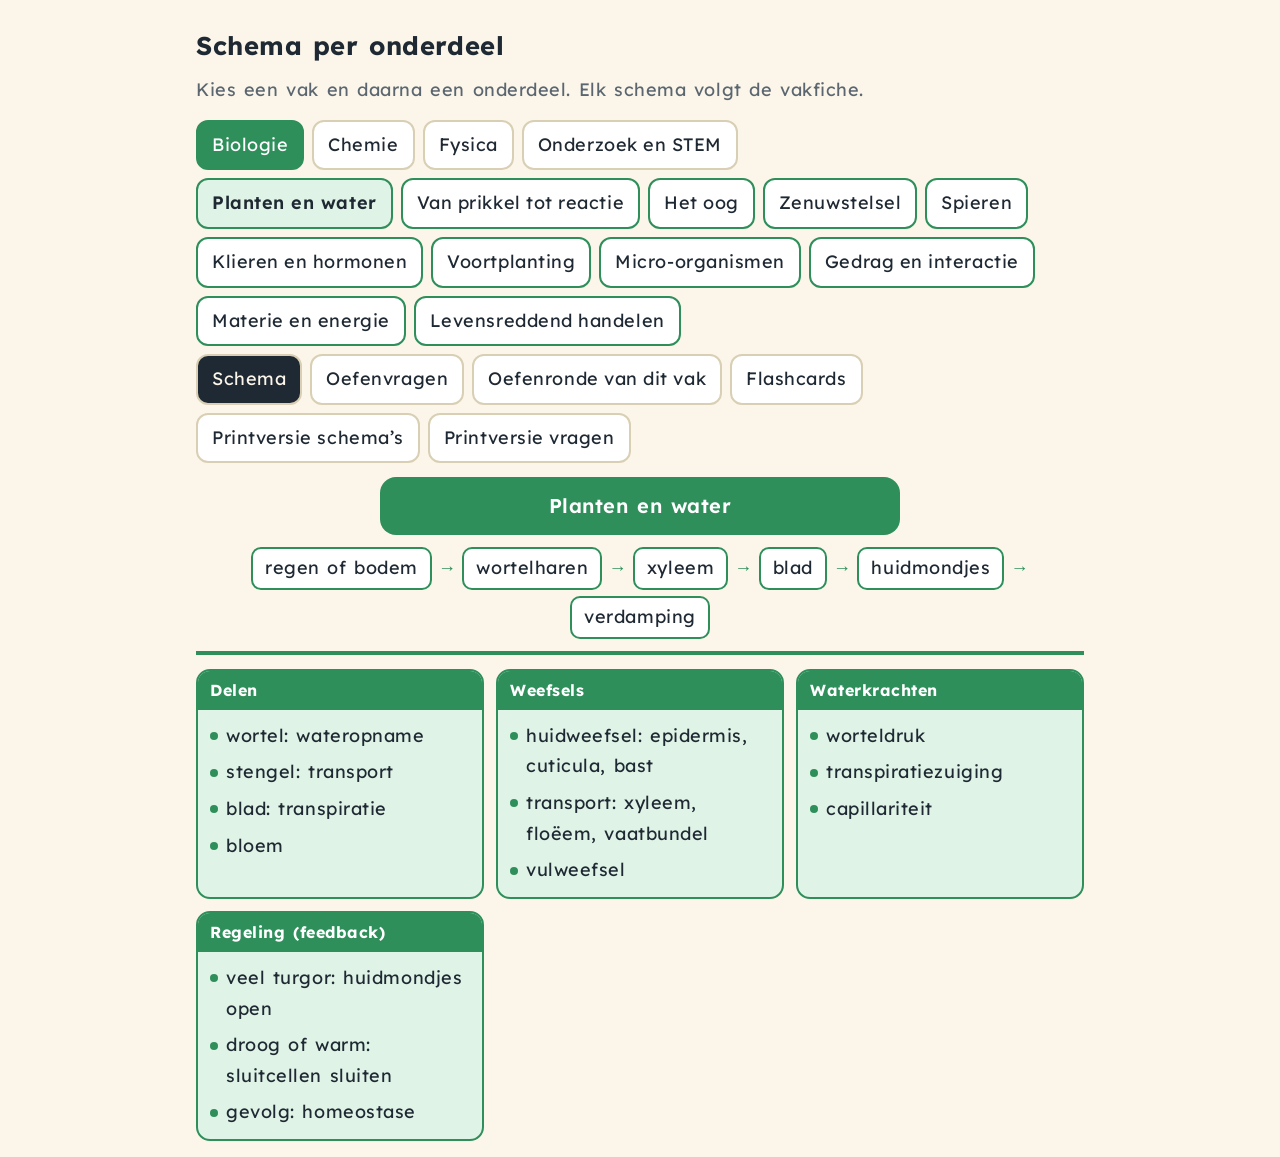
<file: assets/Natuurwetenschappen/Schema per onderdeel – natuurwetenschappen.html>
<!DOCTYPE html>
<html lang="nl"><head><meta charset="utf-8">
<meta name="viewport" content="width=device-width, initial-scale=1, viewport-fit=cover">
<title>Schema per onderdeel – natuurwetenschappen</title>
<link rel="stylesheet" href="https://fonts.googleapis.com/css2?family=Lexend:wght@400;600&display=swap">
<style>
:root{box-sizing:border-box;padding-top:env(safe-area-inset-top,0px);padding-bottom:env(safe-area-inset-bottom,0px);
--bg:#fbf6e9;--card:#fff;--tx:#1f2933;--mut:#5b6670;--line:#d9cfb4;--bio:#2f8f5b;--bioL:#dff3e6;--che:#c2571a;--cheL:#fde6d6;--fys:#2b6cb0;--fysL:#dce9f8;--stm:#7b3fa0;--stmL:#eddff5}
@media (prefers-color-scheme:dark){:root:not([data-theme="light"]){--bg:#1c1b17;--card:#2a2923;--tx:#f1ecdc;--mut:#b9b29c;--line:#4a473b;--bio:#6fd09a;--bioL:#1f3a2b;--che:#f0a070;--cheL:#43291a;--fys:#7fb3ee;--fysL:#1d3250;--stm:#cf9ee8;--stmL:#35244a}}
:root[data-theme="dark"]{--bg:#1c1b17;--card:#2a2923;--tx:#f1ecdc;--mut:#b9b29c;--line:#4a473b;--bio:#6fd09a;--bioL:#1f3a2b;--che:#f0a070;--cheL:#43291a;--fys:#7fb3ee;--fysL:#1d3250;--stm:#cf9ee8;--stmL:#35244a}
html{scroll-padding-top:env(safe-area-inset-top,0px)}
*{box-sizing:border-box}
body{margin:0;background:var(--bg);color:var(--tx);font-family:Lexend,Verdana,Arial,sans-serif;font-size:18px;line-height:1.7;letter-spacing:.03em;word-spacing:.12em;text-align:left}
main{max-width:920px;margin:0 auto;padding:16px}
h1{font-size:1.6rem;margin:.3em 0}h2{font-size:1.2rem;margin:.2em 0}
.sub{color:var(--mut);margin:0 0 .8em}
button{font:inherit;letter-spacing:inherit;border:2px solid var(--line);background:var(--card);color:var(--tx);border-radius:12px;padding:8px 14px;cursor:pointer}
.row{display:flex;gap:8px;flex-wrap:wrap;margin:8px 0}
.tabs button[aria-pressed=true]{background:var(--c);color:var(--card);border-color:var(--c)}
.chap button{border-color:var(--c)}.chap button[aria-pressed=true]{background:var(--cl);font-weight:600}
.center{background:var(--c);color:var(--card);border-radius:16px;padding:12px 18px;text-align:center;font-weight:600;font-size:1.25rem;margin:14px auto 0;max-width:520px}
.stem{width:4px;height:22px;background:var(--c);margin:0 auto}
.flow{display:flex;flex-wrap:wrap;gap:6px;align-items:center;justify-content:center;margin:12px 0}
.flow span{background:var(--card);border:2px solid var(--c);border-radius:10px;padding:4px 12px}
.flow i{font-style:normal;color:var(--c);font-weight:600}
.grid{display:grid;grid-template-columns:repeat(auto-fit,minmax(250px,1fr));gap:12px;border-top:4px solid var(--c);padding-top:14px}
.br{background:var(--cl);border-radius:14px;overflow:hidden;border:2px solid var(--c)}
.br h3{margin:0;padding:6px 12px;background:var(--c);color:var(--card);font-size:1rem}
.br ul{list-style:none;margin:0;padding:8px 12px}
.br li{padding:3px 0 3px 16px;position:relative}
.br li:before{content:"";position:absolute;left:0;top:.8em;width:8px;height:8px;border-radius:50%;background:var(--c)}
.mode button[aria-pressed=true]{background:var(--tx);color:var(--bg)}.qc{background:var(--card);border:2px solid var(--c);border-radius:14px;padding:14px;margin-top:12px}.opt{display:block;width:100%;text-align:left;margin:8px 0}.opt.ok{border-color:#1d7a3e;background:var(--bioL)}.opt.bad{border-color:#b3261e}.fcd{min-height:180px;display:flex;align-items:center;justify-content:center;text-align:center;font-size:1.2rem;cursor:pointer;border-width:3px;border-style:solid}.tag{font-size:.85rem;color:var(--mut)}.pv h2{border-bottom:3px solid var(--tx);margin-top:1.2em}.pg{border:2px solid var(--line);border-radius:10px;padding:6px 14px;margin:10px 0}.pg h3{margin:.2em 0}.pg p{margin:.3em 0}@media print{#t,#c,.mode,.noprint{display:none!important}body{background:#fff!important;color:#000!important;font-size:12pt;line-height:1.5}.pv *{color:#000!important;background:none!important}.pg{break-inside:avoid;border-color:#000}.pv h2{break-after:avoid}}</style></head><body><main>
<h1>Schema per onderdeel</h1>
<p class="sub">Kies een vak en daarna een onderdeel. Elk schema volgt de vakfiche.</p>
<div class="row tabs" id="t"></div>
<div class="row chap" id="c"></div>
<section id="v"></section>
</main>
<script>
var N={bio:"Biologie",che:"Chemie",fys:"Fysica",stm:"Onderzoek en STEM"};
var S=[
["bio","Planten en water","regen of bodem|wortelharen|xyleem|blad|huidmondjes|verdamping",[["Delen",["wortel: wateropname","stengel: transport","blad: transpiratie","bloem"]],["Weefsels",["huidweefsel: epidermis, cuticula, bast","transport: xyleem, floëem, vaatbundel","vulweefsel"]],["Waterkrachten",["worteldruk","transpiratiezuiging","capillariteit"]],["Regeling (feedback)",["veel turgor: huidmondjes open","droog of warm: sluitcellen sluiten","gevolg: homeostase"]]]],
["bio","Van prikkel tot reactie","prikkel|receptor|conductor|effector|reactie",[["Mens en dier",["zintuigen: zicht, gehoor, reuk, tast, smaak","receptoren: staafjes, kegeltjes, haarcellen","hersenen verwerken de prikkel"]],["Planten",["receptoren: foto- en mechanoreceptor","tropie: richting hangt van de prikkel af","nastie: richting hangt er niet van af"]],["Plantenhormonen",["auxine: celstrekking en wortelgroei","ethyleen: vruchtrijping","abscisinezuur: bladval, huidmondjes sluiten"]],["Soorten prikkels",["inwendig: honger, dorst, stress","uitwendig: licht, geluid, aanraking"]]]],
["bio","Het oog","licht|hoornvlies|pupil|ooglens|glasachtig lichaam|netvlies|oogzenuw|hersenen",[["Oogbolwand",["harde oogvlies met hoornvlies","vaatvlies: iris, straallichaam, lensbanden","netvlies: gele vlek, blinde vlek"]],["Binnenin",["voorste en achterste oogkamer","ooglens","glasachtig lichaam"]],["Netvlies",["staafjes: donker zien, grijstinten","kegeltjes: kleur en scherp zien","pigment-, bipolaire en ganglioncellen"]],["Afwijkingen",["bijziend: holle lens als correctie","verziend: bolle lens als correctie"]]]],
["bio","Zenuwstelsel","dendriet|cellichaam|axon|eindknopje|synaps",[["Neuronen",["sensorisch: van receptor naar centrum","schakelneuron: in het ruggenmerg","motorisch: naar effector"]],["Impuls",["in het neuron: elektrisch","over de synaps: chemisch (neurotransmitter)","myelineschede: snellere geleiding"]],["Indeling",["centraal: hersenen en ruggenmerg","perifeer: zenuwen","sympathisch: actie en stress","parasympathisch: rust"]],["Reflexboog",["receptor, sensorisch neuron","ruggenmerg (schakelneuron)","motorisch neuron, effector","voorbeelden: knie-, pupil-, terugtrekreflex"]]]],
["bio","Spieren","motorisch neuron|motorische eindplaat|neurotransmitter|spiervezel krimpt",[["Soorten",["dwarsgestreept: willekeurig","glad: onwillekeurig","hartspier: onwillekeurig"]],["Bouw",["spier, spierbundel, spiervezel","spierfibril, sarcomeer","actine- en myosinefilament, Z-plaat"]],["Werking",["actine en myosine schuiven in elkaar","energie uit glycogeen","agonist en antagonist werken tegen elkaar"]]]],
["bio","Klieren en hormonen","te hoge glucose|bètacellen|insuline|glucose daalt",[["Soorten klieren",["endocrien: hypofyse, schildklier, thymus, bijnier","exocrien: speeksel, traan, zweet, melk, talg","gemengd: alvleesklier, teelballen, eierstokken"]],["Hormonen",["sleutel-slotprincipe met doelwitcel","feedback: stimulerend of remmend"]],["Glucose",["te hoog: bètacellen geven insuline","te laag: alfacellen geven glucagon","stress: adrenaline en cortisol verhogen glucose","diabetes: glucose blijft te hoog"]]]],
["bio","Voortplanting","hypothalamus: GnRH|hypofyse: FSH en LH|geslachtsklier|geslachtshormonen|feedback",[["Vrouw",["eierstok, follikel, geel lichaam","eileider, eitrechter, baarmoeder"]],["Cyclus (ongeveer 28 dagen)",["dag 1: menstruatie begint","FSH: follikel rijpt","oestrogeen: slijmvlies wordt dikker","LH-piek: ovulatie (rond dag 14)","progesteron: slijmvlies blijft"]],["Man",["teelbal: Sertoli- en Leydigcellen","bijbal: zaadcellen rijpen","testosteron (Leydig)","inhibine remt FSH (feedback)"]]]],
["bio","Micro-organismen","",[["Virus",["geen cel, eiwitmantel","geen eigen stofwisseling","gastheerafhankelijk","voorbeeld: griep, corona"]],["Bacterie",["geen celkern, wel celwand","voortplanting: celsplitsing","sporenvorming","voorbeeld: melkzuurbacteriën"]],["Schimmel en gist",["cel met kern en celwand","gist: knopvorming","aseksueel en seksueel"]],["Toepassingen",["yoghurt, zuurkool: melkzuurbacteriën","brood, bier: gist","antibiotica, vaccinatie, probiotica"]],["Rol in de natuur",["afbraak en compostering","stikstofcyclus: mycorrhiza","eutrofiëring en algenbloei"]]]],
["bio","Gedrag en interactie","",[["Gedrag",["aangeboren: baltsgedrag, territorium","aangeleerd: imitatie, inprenting","conditioneren, trial-and-error, gewenning"]],["Conflict",["agressie","vluchten","verdedigen"]],["Communicatie",["chemisch","visueel","auditief","sensitief (aanraking)"]],["Interacties",["mutualisme: + en +","commensalisme: + en 0","parasitisme: + en −","predatie en concurrentie"]]]],
["bio","Materie en energie","zon|producent|consument|reducent|stoffen terug naar de bodem",[["Ecosysteem",["biotische factoren: levend","abiotische factoren: licht, water, bodem","voedselweb, piramide van biomassa"]],["Kringlopen",["koolstof, stikstof, water, zuurstof","fotosynthese en celademhaling vullen elkaar aan","reducenten zetten afval om"]],["Verstoring",["minder biodiversiteit: minder evenwicht","eutrofiëring door bemesting","klimaatverandering"]]]],
["bio","Levensreddend handelen","",[["Hartstilstand",["herken: geen bewustzijn, geen normale ademhaling","bel 112, haal een AED","30 borstcompressies, 2 beademingen"]],["Stabiele zijligging",["slachtoffer bewusteloos","wel normale ademhaling","vrije luchtweg houden"]],["Verslikking",["5 rugslagen","5 buikstoten","wissel af"]],["Verdrinking",["uit het water halen","begin met beademing","dan hartmassage indien nodig"]]]],
["che","Mengsels en zuivere stoffen","",[["Indeling",["zuivere stof","homogeen: oplossing, legering","heterogeen: suspensie, emulsie, schuim, aerosol"]],["Technieken",["zeven: deeltjesgrootte","filtreren: residu en filtraat","decanteren: massadichtheid","indampen: opgeloste vaste stof"]],["Meer technieken",["centrifugeren","destilleren: kookpunt","extraheren: oplosbaarheid","chromatografie, adsorptie"]]]],
["che","Enkelvoudig en samengesteld","",[["Formule lezen",["coëfficiënt: aantal moleculen","index: aantal atomen in de molecule","3 H₂O: 3 moleculen, 6 H en 3 O"]],["Stofsoorten",["enkelvoudig: één soort atoom","samengesteld: meerdere soorten atomen"]],["Namen",["waterstofgas H₂, zuurstofgas O₂","stikstofgas N₂, chloorgas Cl₂","ozon O₃"]],["Groepen",["metalen: geleiden, glans, vervormbaar","niet-metalen","edelgassen: inert"]]]],
["che","Chemische reacties","reagentia|reactie|reactieproducten",[["Wet van behoud van massa",["massa vooraf is massa achteraf","zelfde atomen links en rechts","kies de juiste coëfficiënten"]],["Exo-energetisch",["energie komt vrij","opwarming van de omgeving","producten liggen lager in het diagram"]],["Endo-energetisch",["energie wordt opgenomen","omgeving koelt af","producten liggen hoger in het diagram"]]]],
["che","Atoombouw","",[["Deeltjes",["proton: +1, in de kern","neutron: 0, in de kern","elektron: −1, in de schillen"]],["Berekenen",["protonen = atoomnummer","neutronen = massagetal − atoomnummer","atoom: elektronen = protonen","ion: elektronen verschillen"]],["Bohr",["schil 1: 2 elektronen","schil 2: 8 elektronen","schil 3: 8 elektronen (tot element 18)"]]]],
["che","Periodiek systeem","",[["Plaats",["groep = valentie-elektronen","periode = aantal bezette schillen","links metaal, rechts niet-metaal"]],["Ionen",["metaal geeft elektronen af: positief","niet-metaal neemt op: negatief","doel: edelgasconfiguratie"]],["Elektronegativiteit",["stijgt naar rechts","stijgt naar boven","hoog: niet-metaal"]]]],
["che","Chemische bindingen","",[["Ionbinding",["metaal + niet-metaal","ionrooster","hoog smeltpunt, breekbaar","geleidt gesmolten of opgelost"]],["Atoombinding",["niet-metaal + niet-metaal","molecuulrooster: laag smeltpunt","diamant en grafiet: atoomrooster"]],["Metaalbinding",["metaal + metaal","metaalrooster","geleiding, glans, vervormbaar"]]]],
["che","Anorganische en organische stoffen","",[["Klassen",["oxide: element + O","hydroxide: metaal + OH","zuur: H + zuurrest","zout: metaal + zuurrest"]],["Binair of ternair",["binair: 2 soorten atomen","ternair: 3 soorten atomen"]],["Formule opstellen",["gebruik de tabel met oxidatiegetallen","kruisregel: cijfer van de een wordt index van de ander","bijvoorbeeld Al₂O₃"]],["Alkanen",["methaan, ethaan, propaan, butaan","pentaan, hexaan, heptaan, octaan","nonaan, decaan"]]]],
["che","Stoffen in water","",[["Oplosbaarheid",["polair lost op in polair (water)","apolair lost op in apolair"]],["Elektrolyten",["dissociatie: ionverbinding valt uiteen","ionisatie: zuur vormt ionen","geleiden stroom als opgelost"]],["pH",["onder 7: zuur","7: neutraal","boven 7: basisch"]],["Indicatoren",["fenolftaleïne: paars in basisch","lakmoes: rood in zuur, blauw in basisch"]]]],
["che","Berekeningen","aantal deeltjes N|stofhoeveelheid n (mol)|massa m",[["Formules",["n = m / M","n = N / Nₐ","c = n / V","c = m / V"]],["Stappen",["noteer wat gegeven is","reken naar mol","gebruik de molverhouding","reken terug naar de gevraagde grootheid"]],["Stoichiometrie",["coëfficiënten geven de molverhouding","afronden op 0,1 voor atoommassa"]]]],
["fys","Beweging","",[["ERB",["snelheid constant","x(t): rechte lijn","v(t): horizontale lijn","oppervlakte onder v(t) = verplaatsing"]],["EVRB",["versnelling constant","v(t): schuine lijn","positieve of negatieve versnelling"]],["Vector (4 kenmerken)",["grootte","richting","zin","aangrijpingspunt"]],["Vrije val",["g = 9,81 m/s² omlaag","worp omhoog: eerst vertragen","verplaatsing is niet afgelegde weg"]]]],
["fys","Krachten","",[["Soorten",["zwaartekracht, normaalkracht","veerkracht, spankracht","wrijving, motorkracht"]],["Samenstellen",["zelfde richting: optellen of aftrekken","90° hoek: Pythagoras","krachtenbalans"]],["Gevolg",["resulterende kracht is 0: rust of constante snelheid","niet 0: versnellen, vertragen of draaien"]],["Formules",["Fz = m · g","Fv = k · Δl","massa (kg) is niet gewicht (N)"]]]],
["fys","Druk","",[["Vaste stoffen",["p = F / A, eenheid Pa","groter oppervlak: kleinere druk","sneeuwschoen en naaldhak"]],["Vloeistoffen",["hydrostatische druk stijgt met diepte","ook met massadichtheid en g","Pascal: druk plant zich overal voort"]],["Gassen",["deeltjes botsen tegen de wand","T in kelvin = °C + 273","absoluut nulpunt: geen beweging"]]]],
["fys","Energie","",[["Vormen",["gravitatie, elastisch, kinetisch","chemisch, thermisch, straling","kern, elektrisch"]],["Formules",["Ep,gr = m · g · h","Ep,el = k · Δl² / 2","Ek = m · v² / 2"]],["Vermogen en rendement",["P = |ΔE| / Δt","η = Enuttig / Etotaal","dissipatie: warmte gaat verloren"]],["Systemen",["open: energie en stof uit","gesloten: alleen energie uit","geïsoleerd: niets uit"]]]],
["fys","Warmteleer","",[["Warmtetransport",["geleiding: deeltjes botsen","convectie: stroming","straling: zonder stof"]],["Merkbare warmte",["temperatuur verandert","specifieke warmtecapaciteit c","water: 4186 J/(kg·K)"]],["Latente warmte",["temperatuur blijft gelijk","faseovergang: smelten, verdampen","inwendige potentiële energie verandert"]]]],
["fys","Elektriciteit","",[["Wet van Ohm",["R = U / I","spanning in V, stroom in A, weerstand in Ω","geleider: kleine weerstand","isolator: grote weerstand"]],["Vermogen en joule",["joule-effect: stroom geeft warmte","gewenst: kookplaat","ongewenst: oververhitte kabel"]],["Veiligheid",["aarding, aarddraad","zekering, verliesstroomschakelaar","dubbele isolatie"]],["Risico’s",["kortsluiting: kleine R, grote I","overbelasting, brandgevaar","elektrocutie"]]]],
["stm","Onderzoeksmethode","probleem|onderzoeksvraag en hypothese|plan|data|analyse|conclusie|reflectie",[["Onderzoeksvraag",["open","enkelvoudig","objectief"]],["Nog meer criteria",["haalbaar","onderzoekbaar","relevant"]],["Variabelen",["wat verander je","wat meet je","wat houd je gelijk"]]]],
["stm","Ontwerp van een oplossing","definieer het probleem|criteria|deelproblemen|oplossingen|samenvoegen|evalueren en bijsturen",[["STEM",["Science: kennis","Technology: toepassing","Engineering: ontwerp","Mathematics: berekening"]],["Voorbeelden",["broeikaseffect","waterzuivering","vaccin"]]]],
["stm","Veilig werken en meten","",[["Pictogrammen",["bijtend, ontvlambaar, giftig","oxiderend, explosief","gassen onder druk, irriterend","milieu, gezondheid op lange termijn"]],["Veilig werken",["gemorst product direct opkuisen","niet met natte handen aan elektrische toestellen","glaswerk voorzichtig"]],["Meten",["juist instrument kiezen","meetbereik en nauwkeurigheid","beduidende cijfers"]],["Voorvoegsels",["mega 10⁶, kilo 10³","centi 10⁻², milli 10⁻³","micro 10⁻⁶, nano 10⁻⁹"]]]]
];
var Q=[
["Welke cellen regelen het openen van huidmondjes?","Sluitcellen","Floëemvaten","Cuticula"],["Welk weefsel transporteert water omhoog?","Xyleem","Floëem","Epidermis"],
["Welk plantenhormoon zorgt voor vruchtrijping?","Ethyleen","Auxine","Abscisinezuur"],["Wat is nastie?","Reactie waarvan de richting niet door de prikkel bepaald wordt","Groei naar het licht toe","Een reflex bij dieren"],
["Welke cellen zijn nodig voor kleurenzicht?","Kegeltjes","Staafjes","Pigmentcellen"],["Welke lens corrigeert bijziendheid?","Holle lens","Bolle lens","Geen lens"],
["Hoe gaat de impuls over de synaps?","Chemisch, met neurotransmitter","Elektrisch","Via de myelineschede"],["Welk neuron gaat naar de effector?","Motorisch neuron","Sensorisch neuron","Schakelneuron"],
["Welke filamenten schuiven in elkaar?","Actine en myosine","Z-plaat en sarcomeer","Spierbundel en spierschede"],["Welke spier werkt willekeurig?","Dwarsgestreepte spier","Gladde spier","Hartspier"],
["Welk hormoon verhoogt het glucosegehalte?","Glucagon","Insuline","Thymosine"],["Welke klier is een gemengde klier?","Alvleesklier","Schildklier","Traanklier"],
["Welk hormoon veroorzaakt de ovulatie?","LH","FSH","Progesteron"],["Welke cellen maken testosteron?","Cellen van Leydig","Cellen van Sertoli","Eitrechter"],
["Welk micro-organisme heeft geen eigen stofwisseling?","Virus","Bacterie","Gist"],["Welk micro-organisme gebruik je voor brood?","Gist","Melkzuurbacteriën","Virus"],
["Wat is mutualisme?","Beide soorten hebben voordeel","Eén soort heeft nadeel","Geen enkele soort heeft voordeel"],["Wat is inprenting?","Aangeleerd gedrag","Aangeboren gedrag","Een reflex"],
["Wie zet afval om tot stoffen voor planten?","Reducenten","Producenten","Consumenten"],["Welke twee processen vullen elkaar aan?","Fotosynthese en celademhaling","Verdamping en smelten","Transpiratie en groei"],
["Hoeveel borstcompressies geef je per 2 beademingen?","30","15","5"],["Wanneer gebruik je de stabiele zijligging?","Bewusteloos, maar met normale ademhaling","Geen ademhaling","Bij een verslikking"],
["Welke techniek scheidt op kookpunt?","Destilleren","Filtreren","Decanteren"],["Wat is het residu bij filtreren?","Wat op het filter blijft","De vloeistof die doorloopt","De oplossing"],
["Hoeveel H-atomen zitten er in 3 H₂O?","6","3","2"],["Wat is de formule van ozon?","O₃","O₂","O"],
["Wat gebeurt er bij een exo-energetische reactie?","Energie komt vrij","Energie wordt opgenomen","Massa verdwijnt"],["Wat zegt de wet van behoud van massa?","Massa vooraf is gelijk aan massa achteraf","Massa neemt toe","Atomen verdwijnen"],
["Een atoom heeft 17 protonen. Hoeveel elektronen heeft het?","17","18","16"],["Hoeveel neutronen heeft een atoom met massagetal 23 en atoomnummer 11?","12","11","34"],
["Wat geeft het groepsnummer van een hoofdgroep aan?","Aantal valentie-elektronen","Aantal schillen","Aantal neutronen"],["Hoeveel schillen heeft een atoom in periode 3?","3","8","2"],
["Welk bindingstype zit tussen twee niet-metalen?","Atoombinding","Ionbinding","Metaalbinding"],["Welke stof is breekbaar met een hoog smeltpunt?","Een ionverbinding","Een metaal","Een molecuulstof"],
["Wat is de formule van calciumoxide?","CaO","Ca₂O","CaO₂"],["Wat is de formule van propaan?","C₃H₈","C₃H₆","C₂H₆"],
["Welke pH is basisch?","10","7","3"],["Lost een apolaire stof op in water?","Meestal niet","Altijd","Enkel bij hoge pH"],
["Hoeveel mol is 2,0 g H₂? (M = 2,0 g/mol)","1,0 mol","4,0 mol","0,50 mol"],["Wat is c bij 1,0 mol in 0,50 L?","2,0 mol/L","0,50 mol/L","1,5 mol/L"],
["Hoe ziet v(t) eruit bij een ERB?","Horizontale lijn","Schuine lijn","Parabool"],["Wat geeft de oppervlakte onder een v(t)-grafiek?","De verplaatsing","De versnelling","De snelheid"],
["Wat gebeurt er als de resulterende kracht 0 N is?","Rust of constante snelheid","Het voorwerp versnelt","Het voorwerp vertraagt"],["Twee krachten van 3 N en 4 N staan loodrecht. Hoe groot is de resulterende?","5 N","7 N","1 N"],
["Hoeveel kelvin is 27 °C?","300 K","246 K","27 K"],["Wat gebeurt er met de hydrostatische druk als de diepte toeneemt?","Ze neemt toe","Ze neemt af","Ze blijft gelijk"],
["Hoeveel Ep,gr heeft 2,0 kg op 5,0 m hoogte? (g = 9,81)","98 J","10 J","20 J"],["Wat is een geïsoleerd systeem?","Geen uitwisseling van energie of stof","Enkel stofuitwisseling","Enkel energieuitwisseling"],
["Welk warmtetransport heeft geen stof nodig?","Straling","Geleiding","Convectie"],["Wat gebeurt er met de temperatuur tijdens het smelten?","Ze blijft gelijk","Ze stijgt","Ze daalt"],
["Hoe groot is de stroom bij 6,0 V en 3,0 Ω?","2,0 A","18 A","0,50 A"],["Wat doet een verliesstroomschakelaar?","Hij schakelt uit bij lekstroom","Hij verhoogt de spanning","Hij verlaagt de weerstand"],
["Welke stap komt na de onderzoeksvraag?","Hypothese en plan","Conclusie","Reflectie"],["Welk criterium betekent: geen mening in de vraag?","Objectief","Haalbaar","Relevant"],
["Wat doe je na het definiëren van het probleem?","Criteria opstellen","Evalueren","Samenvoegen"],["Waar staat de E van STEM voor?","Engineering","Energy","Experiment"],
["Wat betekent het pictogram met een vlam boven een cirkel?","Oxiderend","Ontvlambaar","Explosief"],["Hoeveel meter is 1 mm?","10⁻³ m","10⁻² m","10⁻⁶ m"]];
var QX=[
[["Wat is turgor?","De druk van het celvocht tegen de celwand","Het water in de wortel","De opening van een huidmondje"],["Welke laag beschermt het blad tegen waterverlies?","De cuticula (waslaag)","Het floëem","Het vulweefsel"],["Wat gebeurt er met de huidmondjes bij droogte?","Ze sluiten","Ze openen","Ze verdwijnen"],["Welke kracht trekt water omhoog door verdamping in het blad?","Transpiratiezuiging","Worteldruk","Zwaartekracht"]],
[["Is honger een inwendige of een uitwendige prikkel?","Inwendig","Uitwendig","Geen prikkel"],["Wat doet de effector?","Hij voert de reactie uit","Hij ontvangt de prikkel","Hij geleidt de impuls"],["Welk hormoon zorgt voor celstrekking?","Auxine","Ethyleen","Abscisinezuur"],["Wat is fototropie?","Groei in de richting van het licht","Beweging door aanraking","Opening bij warmte"]],
[["Wat regelt de grootte van de pupil?","De iris","De ooglens","Het hoornvlies"],["Waar zie je het scherpst?","Op de gele vlek","Op de blinde vlek","Op de iris"],["Welke spier past de ooglens aan bij het scherpstellen?","De accommodatiespier","De kringspier van de pupil","De spier van de oogzenuw"],["Welke cellen werken bij weinig licht?","Staafjes","Kegeltjes","Ganglioncellen"]],
[["Wat hoort bij het centraal zenuwstelsel?","Hersenen en ruggenmerg","Alle zenuwen","Enkel de hersenen"],["Welk deel versnelt de impulsgeleiding?","De myelineschede","De dendriet","De celkern"],["Welk deel van het autonome stelsel werkt bij stress?","Het sympathisch stelsel","Het parasympathisch stelsel","Geen van beide"],["Via welk deel loopt de kniepeesreflex?","Via het ruggenmerg","Via de hersenen","Via de oogzenuw"]],
[["Wat is een antagonist?","De spier met de tegenovergestelde beweging","De spier die samentrekt","Een zenuw"],["Wat is de functionele eenheid van een spier?","Het sarcomeer","De spierbundel","De spierschede"],["Waaruit haalt de spier energie?","Uit glycogeen","Uit myosine","Uit de Z-plaat"],["Waar geeft het motorisch neuron zijn signaal af?","Op de motorische eindplaat","In het sarcomeer","In het spierspoeltje"]],
[["Welk orgaan maakt adrenaline?","De bijnier","De schildklier","De alvleesklier"],["Wat doet een exocriene klier?","Ze geeft stoffen af via een afvoerbuis","Ze geeft hormonen af in het bloed","Ze maakt geen stoffen"],["Welke cellen maken glucagon?","Alfacellen","Bètacellen","Cellen van Leydig"],["Wat is diabetes?","Het glucosegehalte blijft te hoog","Het glucosegehalte is te laag","Er is te veel groeihormoon"]],
[["Waar vindt de bevruchting plaats?","In de eileider","In de baarmoeder","In de bijbal"],["Welk hormoon houdt het baarmoederslijmvlies in stand?","Progesteron","FSH","Inhibine"],["Welke cellen ondersteunen de zaadcelvorming?","Cellen van Sertoli","Cellen van Leydig","Follikelcellen"],["Wat geeft het geel lichaam af?","Progesteron","Testosteron","LH"]],
[["Welk micro-organisme plant zich voort met knopvorming?","Gist","Virus","Bacterie"],["Waartegen werkt antibiotica?","Tegen bacteriën","Tegen virussen","Tegen schimmels"],["Wat veroorzaakt antibioticaresistentie?","Te veel of fout gebruik van antibiotica","Vaccinatie","Goede hygiëne"],["Wat heeft een bacterie niet?","Een celkern","Een celwand","Genetisch materiaal"]],
[["Waarvoor dient baltsgedrag?","Voor de voortplanting","Om voedsel te zoeken","Om te vluchten"],["Wat is parasitisme?","Eén soort profiteert, de andere heeft nadeel","Beide soorten hebben voordeel","Er is geen effect"],["Welk gedrag is aangeleerd?","Conditioneren","Baltsgedrag","Een reflex"],["Welke communicatie gebruikt geurstoffen?","Chemische communicatie","Visuele communicatie","Auditieve communicatie"]],
[["Welk proces zet zonne-energie om in chemische energie?","Fotosynthese","Celademhaling","Verdamping"],["Wat is een abiotische factor?","Licht","Een plant","Een bacterie"],["Wat veroorzaakt algenbloei?","Eutrofiëring door te veel meststoffen","Te weinig licht","Te veel predatoren"],["Wie staat onderaan in een voedselpiramide?","De producenten","De consumenten","De reducenten"]],
[["Wat doe je eerst bij een bewusteloos slachtoffer?","De ademhaling controleren","Water geven","Rechtop zetten"],["Hoeveel rugslagen geef je bij een verslikking?","5","2","30"],["Welk nummer bel je voor hulp?","112","101","1722"],["Wat gebruik je bij een hartstilstand om het hart te herstarten?","Een AED","Een thermometer","Een spuit"]],
[["Welke techniek haalt zand uit water?","Filtreren","Destilleren","Chromatografie"],["Wat is rook in lucht?","Een aerosol","Een oplossing","Een emulsie"],["Wat is een legering?","Een homogeen mengsel van metalen","Een heterogeen mengsel","Een zuivere stof"],["Welke techniek haalt opgelost zout uit water?","Indampen","Zeven","Decanteren"]],
[["Welke stof is enkelvoudig?","O₂","H₂O","CO₂"],["Wat is de index van zuurstof in H₂SO₄?","4","2","1"],["Welk edelgas gebruik je in ballonnen?","Helium","Chloor","Ozon"],["Welk symbool heeft ijzer?","Fe","Ir","I"]],
[["Welke reactie voelt koud aan?","Een endo-energetische reactie","Een exo-energetische reactie","Een verbranding"],["2 H₂ + O₂ → 2 H₂O. Wat is de coëfficiënt van H₂O?","2","1","4"],["Waar liggen de producten in het energiediagram van een exo-reactie?","Lager dan de reagentia","Hoger dan de reagentia","Even hoog"],["Welke energie komt vrij bij een verbranding?","Warmte en licht","Enkel elektrische energie","Geen energie"]],
[["Welke lading heeft een neutron?","Geen lading","Positief","Negatief"],["Hoeveel protonen heeft Cl⁻? (Z = 17)","17","18","16"],["Wat is de elektronenconfiguratie van Mg? (Z = 12)","2-8-2","2-8-1","2-10"],["Waar zitten de protonen?","In de kern","In de schillen","Overal"]],
[["Hoeveel valentie-elektronen heeft een element uit groep 17?","7","17","1"],["Welk ion vormt Ca (groep 2)?","Ca²⁺","Ca²⁻","Ca⁺"],["Welke groep bevat de edelgassen?","Groep 18","Groep 1","Groep 17"],["Welk element is het meest elektronegatief?","Fluor","Natrium","Cesium"]],
[["Welke stof heeft een molecuulrooster?","Water","NaCl","Koper"],["Waarom geleidt een metaal stroom?","Door vrije elektronen","Door ionen","Door moleculen"],["Geleidt vast NaCl stroom?","Nee","Ja","Altijd"],["Welk rooster heeft diamant?","Een atoomrooster","Een ionrooster","Een metaalrooster"]],
[["Welke formule heeft natriumhydroxide?","NaOH","Na₂O","NaH"],["Tot welke klasse hoort HCl?","Zuur","Zout","Oxide"],["Hoe heet CO₂?","Koolstofdioxide","Koolstofmonoxide","Distikstofoxide"],["Wat is de formule van methaan?","CH₄","C₂H₆","C₃H₈"]],
[["Wat gebeurt er met NaCl in water?","Het dissocieert in ionen","Het ioniseert","Het blijft heel"],["Welke oplossing is neutraal?","pH 7","pH 2","pH 12"],["Welke kleur heeft fenolftaleïne in azijn (zuur)?","Kleurloos","Paars","Blauw"],["Welke stof is een niet-elektrolyt?","Suiker","Keukenzout","Zoutzuur"]],
[["Hoeveel deeltjes zitten er in 1,0 mol?","6,02 · 10²³","6,02 · 10¹⁰","1,0"],["Wat is de molaire massa van H₂O? (H 1,0; O 16,0)","18,0 g/mol","17,0 g/mol","34,0 g/mol"],["Hoeveel gram is 0,50 mol NaCl? (M = 58,5 g/mol)","29 g","117 g","58,5 g"],["4,0 g NaOH in 0,50 L. Wat is c? (M = 40,0 g/mol)","0,20 mol/L","0,10 mol/L","8,0 mol/L"]],
[["Een auto rijdt 72 km/h. Hoeveel is dat in m/s?","20 m/s","72 m/s","259 m/s"],["Wat is het verschil tussen verplaatsing en afgelegde weg?","Verplaatsing heeft een richting","Ze zijn altijd gelijk","Afgelegde weg heeft een richting"],["Wat is de versnelling bij vrije val?","9,81 m/s² omlaag","9,81 m/s² omhoog","0 m/s²"],["Hoe lang duurt 100 m bij 5,0 m/s?","20 s","500 s","0,050 s"]],
[["Wat is de eenheid van kracht?","Newton","Joule","Pascal"],["Hoe groot is Fv bij k = 50 N/m en Δl = 0,20 m?","10 N","250 N","0,0040 N"],["Wat is het verschil tussen massa en gewicht?","Massa is in kg, gewicht is een kracht in N","Ze zijn hetzelfde","Gewicht is in kg"],["Op de maan is g kleiner. Wat blijft gelijk?","De massa","Het gewicht","De zwaartekracht"]],
[["Hoe groot is p bij 200 N op 0,50 m²?","400 Pa","100 Pa","200 Pa"],["Welk principe gebruikt een hydraulische rem?","Het beginsel van Pascal","De wet van Ohm","Straling"],["Wat is overdruk?","Druk hoger dan de luchtdruk","Druk lager dan de luchtdruk","Geen druk"],["Wat meet een barometer?","De luchtdruk","De temperatuur","De stroom"]],
[["Hoe groot is η bij 30 J nuttig en 120 J totaal?","25 %","4 %","90 %"],["Welke eenheid heeft vermogen?","Watt","Joule","Newton"],["Hoe groot is P bij 600 J in 20 s?","30 W","12 000 W","0,033 W"],["Wat is energiedissipatie?","Omzetting naar minder bruikbare energie, meestal warmte","Energie verdwijnt","Energie wordt gemaakt"]],
[["Welk warmtetransport zit in een stromende vloeistof?","Convectie","Geleiding","Straling"],["Wat is thermisch evenwicht?","Beide voorwerpen hebben dezelfde temperatuur","Beide hebben evenveel massa","Er is geen energie"],["Wat verandert er tijdens het smelten van ijs?","De inwendige potentiële energie","De temperatuur","De massa"],["Waarom voelt metaal kouder aan dan hout?","Metaal geleidt warmte beter","Metaal heeft een lagere temperatuur","Hout straalt warmte uit"]],
[["Wat gebeurt er bij kortsluiting?","De weerstand is klein en de stroom groot","De stroom is nul","De spanning is nul"],["Hoe groot is U bij I = 0,50 A en R = 20 Ω?","10 V","40 V","0,025 V"],["Wat doet een zekering?","Ze onderbreekt de stroom bij overbelasting","Ze verhoogt de spanning","Ze ontlaadt statische lading"],["Waarom wordt een kabel warm?","Door het joule-effect","Door de aarding","Door de isolatie"]],
[["Wat is een hypothese?","Een verwachte verklaring die je test","Een meetresultaat","Een conclusie na het onderzoek"],["Welk criterium betekent: geen opzoekvraag?","Onderzoekbaar","Objectief","Open"],["Welke variabele verander je zelf?","De onafhankelijke variabele","De afhankelijke variabele","De constante"],["Wat doe je na het analyseren van de data?","Een conclusie trekken","Het probleem afbakenen","Een hypothese kiezen"]],
[["Wat zijn criteria bij een ontwerp?","Eisen waaraan de oplossing moet voldoen","De resultaten","De conclusie"],["Waarom splits je een probleem in deelproblemen?","Zo kun je elk deel apart oplossen","Zo hoef je niet te evalueren","Zo verdwijnt het probleem"],["Waar staat de T van STEM voor?","Technology","Time","Temperature"],["Welke stap controleert of je oplossing werkt?","Evalueren","Het probleem definiëren","Criteria opstellen"]],
[["Wat doe je met een gemorst product?","Meteen opkuisen","Laten liggen","Negeren"],["Hoeveel meter is 1 kilometer?","10³ m","10² m","10⁶ m"],["Welk pictogram hoort bij een stof die brandwonden geeft?","Bijtend (corrosief)","Gassen onder druk","Gevaarlijk voor het milieu"],["Hoeveel beduidende cijfers heeft 0,0250?","3","4","2"]]];
var mode="s",qa=null,qn=0,qs=0,fi=0,ff=false;
function reset(){qa=null;qn=0;qs=0;fi=0;ff=false}
function pqview(){var n=0,key=[],h='<div class="noprint row"><button onclick="try{window.print()}catch(e){}">Print of bewaar als pdf</button></div><p class="noprint tag">Dit zijn de vragen van het gekozen vak. De antwoorden staan op de laatste pagina. Of druk op Ctrl+P (Mac: Cmd+P).</p><div class="pv"><h2>'+N[disc]+': oefenvragen</h2>';list().forEach(function(i){var L=[Q[i*2],Q[i*2+1]].concat(QX[i]||[]);h+='<div class="pg"><h3>'+esc(S[i][1])+'</h3>';L.forEach(function(q,k){n++;var o=[q[1],q[2],q[3]],r=(i+k)%3,sh=o.slice(r).concat(o.slice(0,r)),c=(3-r)%3;key.push(n+String.fromCharCode(65+c));h+='<p><b>'+n+'.</b> '+esc(q[0])+'<br>'+sh.map(function(t,j){return '☐ '+String.fromCharCode(65+j)+'. '+esc(t)}).join('<br>')+'</p>'});h+='</div>'});h+='</div><div class="pv" style="break-before:page"><h2>Antwoorden: '+N[disc]+'</h2><p>'+key.join(' · ')+'</p></div>';return h}
var ML=[];
function setMode(m){mode=m;reset();if(m==="m"){var A=[];list().forEach(function(i){A=A.concat([Q[i*2],Q[i*2+1]].concat(QX[i]||[]))});for(var i=A.length-1;i>0;i--){var j=Math.floor(Math.random()*(i+1)),t=A[i];A[i]=A[j];A[j]=t}ML=A.slice(0,20)}render()}
function pview(){var h='<div class="noprint row"><button onclick="try{window.print()}catch(e){}">Print of bewaar als pdf</button></div><p class="noprint tag">Of druk op Ctrl+P (Mac: Cmd+P) en kies Opslaan als pdf.</p>';Object.keys(N).forEach(function(k){h+='<div class="pv"><h2>'+N[k]+'</h2>';S.forEach(function(s){if(s[0]!==k)return;h+='<div class="pg"><h3>'+esc(s[1])+'</h3>'+(s[2]?'<p>'+esc(s[2].split("|").join(" → "))+'</p>':'')+s[3].map(function(b){return '<p><b>'+esc(b[0])+':</b> '+b[1].map(esc).join(" · ")+'</p>'}).join("")+'</div>'});h+='</div>'});return h}
function bar(){return '<div class="row mode">'+[["s","Schema"],["q","Oefenvragen"],["m","Oefenronde van dit vak"],["f","Flashcards"],["p","Printversie schema’s"],["pq","Printversie vragen"]].map(function(a){return '<button aria-pressed="'+(mode===a[0])+'" onclick="setMode(\''+a[0]+'\')">'+a[1]+'</button>'}).join("")+'</div>'}
function ql(){if(mode==="m")return ML;return [Q[cur*2],Q[cur*2+1]].concat(QX[cur]||[])}
function quiz(){var L=ql();if(qn>=L.length)return '<div class="qc"><h2>Klaar!</h2><p>Score: '+qs+' van '+L.length+'.</p><button onclick="setMode(mode)">Opnieuw</button></div>';
var q=L[qn],o=[q[1],q[2],q[3]],r=(cur+qn)%3,sh=o.slice(r).concat(o.slice(0,r)),c=(3-r)%3;
var h='<div class="qc"><div class="tag">Vraag '+(qn+1)+' van '+L.length+'</div><h2>'+esc(q[0])+'</h2>';
sh.forEach(function(t,j){var k="opt";if(qa!==null){if(j===c)k+=" ok";else if(j===qa)k+=" bad"}h+='<button class="'+k+'" '+(qa!==null?"disabled":"")+' onclick="ans('+j+','+c+')">'+String.fromCharCode(65+j)+'. '+esc(t)+'</button>'});
if(qa!==null)h+='<p><b>'+(qa===c?"Juist!":"Niet juist. Het juiste antwoord is "+esc(sh[c])+".")+'</b></p><button onclick="nq()">'+(qn<L.length-1?"Volgende":"Klaar")+'</button>';
return h+'</div>'}
function ans(j,c){qa=j;if(j===c)qs++;render()}
function nq(){qn++;qa=null;render()}
function deck(s){var d=s[2]?[["Wat is de volgorde?",s[2].split("|").join(" → ")]]:[];return d.concat(s[3].map(function(b){return ["Wat hoort bij: "+b[0]+"?",b[1].join(" · ")]}))}
function cards(s){var d=deck(s),c=d[fi];return '<div class="qc"><div class="tag">Kaart '+(fi+1)+' van '+d.length+'</div><div class="fcd" style="border-color:var(--c)" tabindex="0" role="button" onclick="flp()">'+esc(ff?c[1]:c[0])+'</div><p class="tag">Tik op de kaart om te draaien.</p><div class="row"><button onclick="mvc(-1,'+d.length+')">Vorige</button><button onclick="mvc(1,'+d.length+')">Volgende</button></div></div>'}
function flp(){ff=!ff;render()}
function mvc(x,n){fi=(fi+x+n)%n;ff=false;render()}
var disc="bio",cur=0;
function $(i){return document.getElementById(i)}
function esc(s){return String(s).replace(/&/g,"&amp;").replace(/</g,"&lt;")}
function sty(k){return 'style="--c:var(--'+k+');--cl:var(--'+k+'L)"'}
function list(){return S.map(function(s,i){return i}).filter(function(i){return S[i][0]===disc})}
function pick(d){disc=d;cur=list()[0];reset();render()}
function sel(i){cur=i;reset();render();window.scrollTo(0,0)}
function render(){
$("t").innerHTML=Object.keys(N).map(function(k){return '<button '+sty(k)+' aria-pressed="'+(k===disc)+'" onclick="pick(\''+k+'\')">'+N[k]+'</button>'}).join("");
$("t").className="row tabs";
$("c").innerHTML=list().map(function(i){return '<button '+sty(disc)+' aria-pressed="'+(i===cur)+'" onclick="sel('+i+')">'+esc(S[i][1])+'</button>'}).join("");
$("c").setAttribute("style","--c:var(--"+disc+");--cl:var(--"+disc+"L)");
var s=S[cur],h='<div '+sty(s[0])+'><div class="center">'+esc(s[1])+'</div>';
if(s[2]){h+='<div class="flow">'+s[2].split("|").map(function(x){return '<span>'+esc(x)+'</span>'}).join('<i>→</i>')+'</div>'}else h+='<div class="stem"></div>';
h+='<div class="grid">'+s[3].map(function(b){return '<div class="br"><h3>'+esc(b[0])+'</h3><ul>'+b[1].map(function(x){return '<li>'+esc(x)+'</li>'}).join("")+'</ul></div>'}).join("")+'</div></div>';
$("v").innerHTML=bar()+(mode==="pq"?pqview():mode==="p"?pview():mode==="s"?h:'<div '+sty(s[0])+'>'+(mode==="f"?cards(s):quiz())+'</div>')}
pick("bio");
</script></body></html>
</file>
<file: luisteren.css>
/* Audiospeler voor de onderwerppagina's.
   Gebruikt de kleuren van de pagina zelf (--a, --tint, --bd, --card, --tx, --mu, --bg). */

.listen {
  background: var(--card);
  border: 2px solid var(--bd);
  border-radius: 14px;
  padding: 20px 20px 10px;
  margin: 28px 0 0;
}
.listen h2 {
  font-size: 1.25rem;
  margin: 0;
}
.listen .listen-sub {
  color: var(--mu);
  font-size: 0.9rem;
  margin: 2px 0 16px;
}
.listen button {
  font-family: inherit;
  cursor: pointer;
}
.listen button:focus-visible,
.mini button:focus-visible {
  outline: 3px solid var(--a);
  outline-offset: 2px;
}
.ico { width: 24px; height: 24px; fill: currentColor; display: block; }

/* ---------- Grote speler ---------- */
.player {
  background: var(--tint);
  border-radius: 12px;
  padding: 18px 18px 14px;
  margin-bottom: 12px;
}
.p-head {
  display: flex;
  justify-content: space-between;
  align-items: center;
  gap: 10px;
}
.p-count {
  font-size: 0.8rem;
  font-weight: 700;
  color: var(--a);
  letter-spacing: 0.02em;
}
.p-speed {
  font-size: 0.9rem;
  font-weight: 700;
  font-variant-numeric: tabular-nums;
  color: var(--a);
}
.p-title {
  font-family: Fraunces, Georgia, serif;
  font-weight: 600;
  font-size: 1.35rem;
  line-height: 1.25;
  margin: 6px 0 14px;
}

/* Voortgangsbalk */
.p-seek {
  -webkit-appearance: none;
  appearance: none;
  width: 100%;
  height: 28px;
  margin: 0;
  background: transparent;
  cursor: pointer;
  --pct: 0%;
}
.p-seek::-webkit-slider-runnable-track {
  height: 8px;
  border-radius: 8px;
  background: linear-gradient(to right, var(--a) var(--pct), var(--bd) var(--pct));
}
.p-seek::-moz-range-track {
  height: 8px;
  border-radius: 8px;
  background: linear-gradient(to right, var(--a) var(--pct), var(--bd) var(--pct));
}
.p-seek::-webkit-slider-thumb {
  -webkit-appearance: none;
  width: 20px;
  height: 20px;
  margin-top: -6px;
  border-radius: 50%;
  background: var(--a);
  border: 3px solid var(--card);
  box-shadow: 0 1px 3px rgba(0, 0, 0, 0.25);
}
.p-seek::-moz-range-thumb {
  width: 16px;
  height: 16px;
  border-radius: 50%;
  background: var(--a);
  border: 3px solid var(--card);
}
.p-seek:focus-visible { outline: 3px solid var(--a); outline-offset: 2px; border-radius: 8px; }
.p-time {
  display: flex;
  justify-content: space-between;
  font-size: 0.8rem;
  color: var(--mu);
  font-variant-numeric: tabular-nums;
  margin-top: -2px;
}

/* Knoppen */
.p-controls {
  display: flex;
  justify-content: center;
  align-items: center;
  gap: 14px;
  margin-top: 8px;
}
.p-ctrl {
  width: 52px;
  height: 52px;
  border-radius: 50%;
  border: 0;
  background: var(--card);
  color: var(--tx);
  display: grid;
  place-items: center;
  position: relative;
}
.p-ctrl:hover { color: var(--a); }
.p-ctrl:disabled { opacity: 0.35; cursor: default; color: var(--tx); }
.p-play {
  width: 72px;
  height: 72px;
  border-radius: 50%;
  border: 0;
  background: var(--a);
  color: var(--on-a, #fff);
  display: grid;
  place-items: center;
  box-shadow: 0 4px 12px rgba(0, 0, 0, 0.15);
  transition: transform 0.12s;
}
.p-play:hover { transform: scale(1.05); }
.p-play:active { transform: scale(0.96); }
.p-play .ico { width: 32px; height: 32px; }
.p-ctrl.ready {
  background: var(--a);
  color: var(--on-a, #fff);
  animation: nudge 1.4s ease-in-out 2;
}
@keyframes nudge {
  0%, 100% { transform: scale(1); }
  50% { transform: scale(1.12); }
}
.p-labels {
  display: flex;
  justify-content: center;
  gap: 14px;
  font-size: 0.7rem;
  color: var(--mu);
  margin-top: 4px;
}
.p-labels span { width: 52px; text-align: center; }
.p-labels span.mid { width: 72px; }

.p-done {
  display: none;
  background: var(--card);
  border-radius: 10px;
  padding: 10px 14px;
  margin: 12px 0 0;
  font-size: 0.9rem;
  text-align: center;
}
.p-done.show { display: block; }

/* ---------- Lijst met blokken ---------- */
.tracks-toggle {
  display: flex;
  justify-content: space-between;
  align-items: center;
  width: 100%;
  min-height: 48px;
  padding: 0 4px;
  margin: 0;
  font-size: 0.9rem;
  font-weight: 700;
  color: var(--tx);
  background: transparent;
  border: 0;
  border-top: 1px solid var(--bd);
}
.tracks-toggle:hover { color: var(--a); }
.tracks-toggle .chev { transition: transform 0.2s; }
.tracks-toggle[aria-expanded="true"] .chev { transform: rotate(180deg); }
.tracks-toggle .prog { font-weight: 400; color: var(--mu); font-size: 0.8rem; margin-left: auto; margin-right: 10px; }

.tracks {
  list-style: none;
  margin: 0;
  padding: 0;
}
.tracks[hidden] { display: none; }
.tracks li { border-top: 1px solid var(--bd); }
.tracks a {
  display: grid;
  grid-template-columns: 2.25rem 1fr auto;
  align-items: center;
  gap: 10px;
  min-height: 56px;
  padding: 8px 6px;
  color: var(--tx);
  text-decoration: none;
  border-radius: 8px;
}
.tracks a:hover { background: var(--tint); }
.t-n {
  width: 30px;
  height: 30px;
  border-radius: 50%;
  display: grid;
  place-items: center;
  font-size: 0.85rem;
  font-weight: 700;
  color: var(--a);
  border: 2px solid var(--bd);
}
.tracks a:hover .t-n { border-color: var(--a); }
.tracks li.full .t-n { background: var(--a); border-color: var(--a); color: var(--on-a, #fff); }
.t-title { line-height: 1.35; }
.t-meta {
  display: flex;
  align-items: center;
  gap: 10px;
  font-size: 0.8rem;
  color: var(--mu);
  font-variant-numeric: tabular-nums;
  white-space: nowrap;
}
.dots { display: inline-flex; gap: 4px; }
.dot {
  width: 9px;
  height: 9px;
  border-radius: 50%;
  border: 2px solid var(--a);
}
.dot.on { background: var(--a); }
.tracks li.current a { background: var(--tint); }
.tracks li.current .t-title { font-weight: 700; }

/* Kleine "geluidsgolf" bij het blok dat speelt */
.eq { display: none; gap: 2px; align-items: flex-end; height: 14px; }
.eq i { width: 3px; background: var(--a); border-radius: 2px; height: 40%; }
.tracks li.current .t-n .num { display: none; }
.tracks li.current .eq { display: inline-flex; }
.tracks li.current.playing .eq i { animation: eq 0.9s ease-in-out infinite; }
.tracks li.current.playing .eq i:nth-child(2) { animation-delay: -0.3s; }
.tracks li.current.playing .eq i:nth-child(3) { animation-delay: -0.6s; }
@keyframes eq { 0%, 100% { height: 30%; } 50% { height: 100%; } }

.listen-foot {
  font-size: 0.85rem;
  color: var(--mu);
  border-top: 1px solid var(--bd);
  padding: 12px 4px 6px;
  margin: 0;
}

/* ---------- Mini-speler onderin ---------- */
.mini {
  position: fixed;
  left: 50%;
  bottom: calc(12px + env(safe-area-inset-bottom, 0px));
  transform: translate(-50%, 140%);
  width: min(680px, calc(100% - 24px));
  z-index: 30;
  background: var(--card);
  border: 2px solid var(--bd);
  border-radius: 14px;
  box-shadow: 0 8px 28px rgba(0, 0, 0, 0.18);
  overflow: hidden;
  transition: transform 0.25s ease;
}
.mini.show { transform: translate(-50%, 0); }
.mini-bar { height: 4px; background: var(--bd); }
.mini-bar i { display: block; height: 100%; width: 0; background: var(--a); }
.mini-row {
  display: flex;
  align-items: center;
  gap: 12px;
  padding: 10px 12px;
}
.mini-play {
  flex-shrink: 0;
  width: 48px;
  height: 48px;
  border-radius: 50%;
  border: 0;
  background: var(--a);
  color: var(--on-a, #fff);
  display: grid;
  place-items: center;
  cursor: pointer;
}
.mini-text {
  flex: 1;
  min-width: 0;
  border: 0;
  background: transparent;
  color: var(--tx);
  text-align: left;
  font-family: inherit;
  padding: 0;
  cursor: pointer;
}
.mini-text small { display: block; font-size: 0.75rem; color: var(--mu); font-weight: 700; }
.mini-text b {
  display: block;
  font-size: 0.95rem;
  line-height: 1.3;
  white-space: nowrap;
  overflow: hidden;
  text-overflow: ellipsis;
}
.mini-btn {
  flex-shrink: 0;
  width: 44px;
  height: 44px;
  border-radius: 50%;
  border: 0;
  background: transparent;
  color: var(--tx);
  display: grid;
  place-items: center;
  cursor: pointer;
}
.mini-btn:hover { background: var(--tint); }
.mini-btn:disabled { opacity: 0.35; cursor: default; background: transparent; }
body.mini-on { padding-bottom: 96px; }

@media (max-width: 540px) {
  .listen { padding: 16px 14px 8px; margin-left: -4px; margin-right: -4px; }
  .player { padding: 16px 14px 12px; }
  .p-title { font-size: 1.2rem; }
  .p-controls { gap: 10px; }
  .p-labels { gap: 10px; }
  .tracks a { grid-template-columns: 2.25rem 1fr; }
  .t-meta { grid-column: 2; }
}

@media (prefers-reduced-motion: reduce) {
  .p-play, .mini, .tracks-toggle .chev { transition: none; }
  .p-ctrl.ready { animation: none; }
  .tracks li.current.playing .eq i { animation: none; height: 70%; }
}
</file>
<file: assets/luisteren.css>
/* Audiospeler voor de onderwerppagina's.
   Gebruikt de kleuren van de pagina zelf (--a, --tint, --bd, --card, --tx, --mu, --bg). */

.listen {
  background: var(--card);
  border: 2px solid var(--bd);
  border-radius: 14px;
  padding: 20px 20px 10px;
  margin: 28px 0 0;
}
.listen h2 {
  font-size: 1.25rem;
  margin: 0;
}
.listen .listen-sub {
  color: var(--mu);
  font-size: 0.9rem;
  margin: 2px 0 16px;
}
.listen button {
  font-family: inherit;
  cursor: pointer;
}
.listen button:focus-visible,
.mini button:focus-visible {
  outline: 3px solid var(--a);
  outline-offset: 2px;
}
.ico { width: 24px; height: 24px; fill: currentColor; display: block; }

/* ---------- Grote speler ---------- */
.player {
  background: var(--tint);
  border-radius: 12px;
  padding: 18px 18px 14px;
  margin-bottom: 12px;
}
.p-head {
  display: flex;
  justify-content: space-between;
  align-items: center;
  gap: 10px;
}
.p-count {
  font-size: 0.8rem;
  font-weight: 700;
  color: var(--a);
  letter-spacing: 0.02em;
}
.p-speed {
  font-size: 0.9rem;
  font-weight: 700;
  font-variant-numeric: tabular-nums;
  color: var(--a);
}
.p-title {
  font-family: Fraunces, Georgia, serif;
  font-weight: 600;
  font-size: 1.35rem;
  line-height: 1.25;
  margin: 6px 0 14px;
}

/* Voortgangsbalk */
.p-seek {
  -webkit-appearance: none;
  appearance: none;
  width: 100%;
  height: 28px;
  margin: 0;
  background: transparent;
  cursor: pointer;
  --pct: 0%;
}
.p-seek::-webkit-slider-runnable-track {
  height: 8px;
  border-radius: 8px;
  background: linear-gradient(to right, var(--a) var(--pct), var(--bd) var(--pct));
}
.p-seek::-moz-range-track {
  height: 8px;
  border-radius: 8px;
  background: linear-gradient(to right, var(--a) var(--pct), var(--bd) var(--pct));
}
.p-seek::-webkit-slider-thumb {
  -webkit-appearance: none;
  width: 20px;
  height: 20px;
  margin-top: -6px;
  border-radius: 50%;
  background: var(--a);
  border: 3px solid var(--card);
  box-shadow: 0 1px 3px rgba(0, 0, 0, 0.25);
}
.p-seek::-moz-range-thumb {
  width: 16px;
  height: 16px;
  border-radius: 50%;
  background: var(--a);
  border: 3px solid var(--card);
}
.p-seek:focus-visible { outline: 3px solid var(--a); outline-offset: 2px; border-radius: 8px; }
.p-time {
  display: flex;
  justify-content: space-between;
  font-size: 0.8rem;
  color: var(--mu);
  font-variant-numeric: tabular-nums;
  margin-top: -2px;
}

/* Knoppen */
.p-controls {
  display: flex;
  justify-content: center;
  align-items: center;
  gap: 14px;
  margin-top: 8px;
}
.p-ctrl {
  width: 52px;
  height: 52px;
  border-radius: 50%;
  border: 0;
  background: var(--card);
  color: var(--tx);
  display: grid;
  place-items: center;
  position: relative;
}
.p-ctrl:hover { color: var(--a); }
.p-ctrl:disabled { opacity: 0.35; cursor: default; color: var(--tx); }
.p-play {
  width: 72px;
  height: 72px;
  border-radius: 50%;
  border: 0;
  background: var(--a);
  color: var(--on-a, #fff);
  display: grid;
  place-items: center;
  box-shadow: 0 4px 12px rgba(0, 0, 0, 0.15);
  transition: transform 0.12s;
}
.p-play:hover { transform: scale(1.05); }
.p-play:active { transform: scale(0.96); }
.p-play .ico { width: 32px; height: 32px; }
.p-ctrl.ready {
  background: var(--a);
  color: var(--on-a, #fff);
  animation: nudge 1.4s ease-in-out 2;
}
@keyframes nudge {
  0%, 100% { transform: scale(1); }
  50% { transform: scale(1.12); }
}
.p-labels {
  display: flex;
  justify-content: center;
  gap: 14px;
  font-size: 0.7rem;
  color: var(--mu);
  margin-top: 4px;
}
.p-labels span { width: 52px; text-align: center; }
.p-labels span.mid { width: 72px; }

.p-done {
  display: none;
  background: var(--card);
  border-radius: 10px;
  padding: 10px 14px;
  margin: 12px 0 0;
  font-size: 0.9rem;
  text-align: center;
}
.p-done.show { display: block; }

/* ---------- Lijst met blokken ---------- */
.tracks-toggle {
  display: flex;
  justify-content: space-between;
  align-items: center;
  width: 100%;
  min-height: 48px;
  padding: 0 4px;
  margin: 0;
  font-size: 0.9rem;
  font-weight: 700;
  color: var(--tx);
  background: transparent;
  border: 0;
  border-top: 1px solid var(--bd);
}
.tracks-toggle:hover { color: var(--a); }
.tracks-toggle .chev { transition: transform 0.2s; }
.tracks-toggle[aria-expanded="true"] .chev { transform: rotate(180deg); }
.tracks-toggle .prog { font-weight: 400; color: var(--mu); font-size: 0.8rem; margin-left: auto; margin-right: 10px; }

.tracks {
  list-style: none;
  margin: 0;
  padding: 0;
}
.tracks[hidden] { display: none; }
.tracks li { border-top: 1px solid var(--bd); }
.tracks a {
  display: grid;
  grid-template-columns: 2.25rem 1fr auto;
  align-items: center;
  gap: 10px;
  min-height: 56px;
  padding: 8px 6px;
  color: var(--tx);
  text-decoration: none;
  border-radius: 8px;
}
.tracks a:hover { background: var(--tint); }
.t-n {
  width: 30px;
  height: 30px;
  border-radius: 50%;
  display: grid;
  place-items: center;
  font-size: 0.85rem;
  font-weight: 700;
  color: var(--a);
  border: 2px solid var(--bd);
}
.tracks a:hover .t-n { border-color: var(--a); }
.tracks li.full .t-n { background: var(--a); border-color: var(--a); color: var(--on-a, #fff); }
.t-title { line-height: 1.35; }
.t-meta {
  display: flex;
  align-items: center;
  gap: 10px;
  font-size: 0.8rem;
  color: var(--mu);
  font-variant-numeric: tabular-nums;
  white-space: nowrap;
}
.dots { display: inline-flex; gap: 4px; }
.dot {
  width: 9px;
  height: 9px;
  border-radius: 50%;
  border: 2px solid var(--a);
}
.dot.on { background: var(--a); }
.tracks li.current a { background: var(--tint); }
.tracks li.current .t-title { font-weight: 700; }

/* Kleine "geluidsgolf" bij het blok dat speelt */
.eq { display: none; gap: 2px; align-items: flex-end; height: 14px; }
.eq i { width: 3px; background: var(--a); border-radius: 2px; height: 40%; }
.tracks li.current .t-n .num { display: none; }
.tracks li.current .eq { display: inline-flex; }
.tracks li.current.playing .eq i { animation: eq 0.9s ease-in-out infinite; }
.tracks li.current.playing .eq i:nth-child(2) { animation-delay: -0.3s; }
.tracks li.current.playing .eq i:nth-child(3) { animation-delay: -0.6s; }
@keyframes eq { 0%, 100% { height: 30%; } 50% { height: 100%; } }

.listen-foot {
  font-size: 0.85rem;
  color: var(--mu);
  border-top: 1px solid var(--bd);
  padding: 12px 4px 6px;
  margin: 0;
}

/* ---------- Mini-speler onderin ---------- */
.mini {
  position: fixed;
  left: 50%;
  bottom: calc(12px + env(safe-area-inset-bottom, 0px));
  transform: translate(-50%, 140%);
  width: min(680px, calc(100% - 24px));
  z-index: 30;
  background: var(--card);
  border: 2px solid var(--bd);
  border-radius: 14px;
  box-shadow: 0 8px 28px rgba(0, 0, 0, 0.18);
  overflow: hidden;
  transition: transform 0.25s ease;
}
.mini.show { transform: translate(-50%, 0); }
.mini-bar { height: 4px; background: var(--bd); }
.mini-bar i { display: block; height: 100%; width: 0; background: var(--a); }
.mini-row {
  display: flex;
  align-items: center;
  gap: 12px;
  padding: 10px 12px;
}
.mini-play {
  flex-shrink: 0;
  width: 48px;
  height: 48px;
  border-radius: 50%;
  border: 0;
  background: var(--a);
  color: var(--on-a, #fff);
  display: grid;
  place-items: center;
  cursor: pointer;
}
.mini-text {
  flex: 1;
  min-width: 0;
  border: 0;
  background: transparent;
  color: var(--tx);
  text-align: left;
  font-family: inherit;
  padding: 0;
  cursor: pointer;
}
.mini-text small { display: block; font-size: 0.75rem; color: var(--mu); font-weight: 700; }
.mini-text b {
  display: block;
  font-size: 0.95rem;
  line-height: 1.3;
  white-space: nowrap;
  overflow: hidden;
  text-overflow: ellipsis;
}
.mini-btn {
  flex-shrink: 0;
  width: 44px;
  height: 44px;
  border-radius: 50%;
  border: 0;
  background: transparent;
  color: var(--tx);
  display: grid;
  place-items: center;
  cursor: pointer;
}
.mini-btn:hover { background: var(--tint); }
.mini-btn:disabled { opacity: 0.35; cursor: default; background: transparent; }
body.mini-on { padding-bottom: 96px; }

@media (max-width: 540px) {
  .listen { padding: 16px 14px 8px; margin-left: -4px; margin-right: -4px; }
  .player { padding: 16px 14px 12px; }
  .p-title { font-size: 1.2rem; }
  .p-controls { gap: 10px; }
  .p-labels { gap: 10px; }
  .tracks a { grid-template-columns: 2.25rem 1fr; }
  .t-meta { grid-column: 2; }
}

@media (prefers-reduced-motion: reduce) {
  .p-play, .mini, .tracks-toggle .chev { transition: none; }
  .p-ctrl.ready { animation: none; }
  .tracks li.current.playing .eq i { animation: none; height: 70%; }
}
</file>
